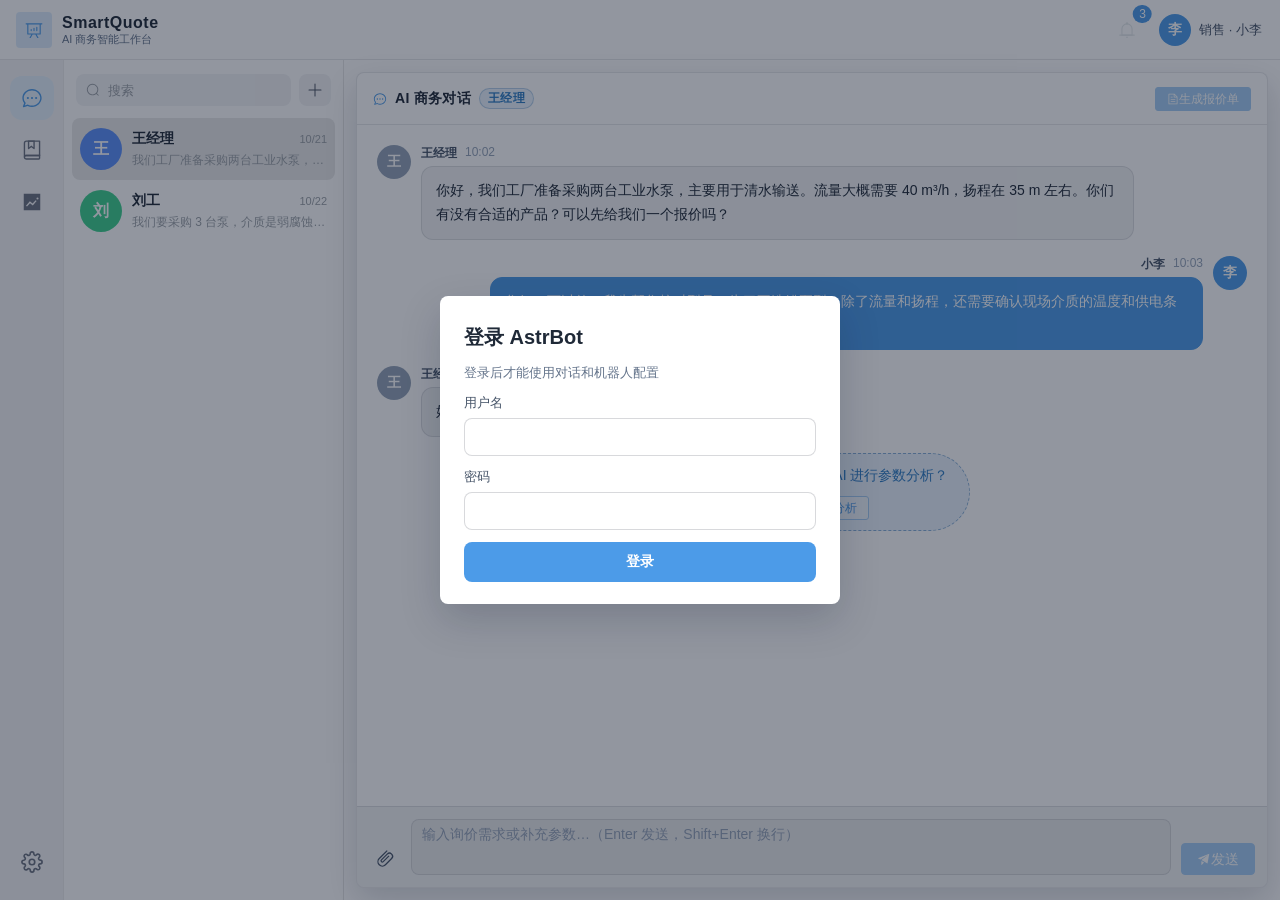
<file: index.html>
<!DOCTYPE html>
<html lang="zh-CN">
  <head>
    <meta charset="UTF-8" />
    <meta name="viewport" content="width=device-width, initial-scale=1.0" />
    <title>SmartQuote · AI 商务智能工作台</title>
    <script type="module" crossorigin src="/assets/index-Czok5ZLG.js?v=platform5"></script>
    <link rel="stylesheet" crossorigin href="/assets/index-PO5qaf7x.css?v=platform5">
    <link rel="stylesheet" href="/bridge.css?v=topnav-clear">
    <script defer src="/bridge.js?v=options5"></script>
  </head>
  <body>
    <div id="app"></div>
  </body>
</html>
</file>
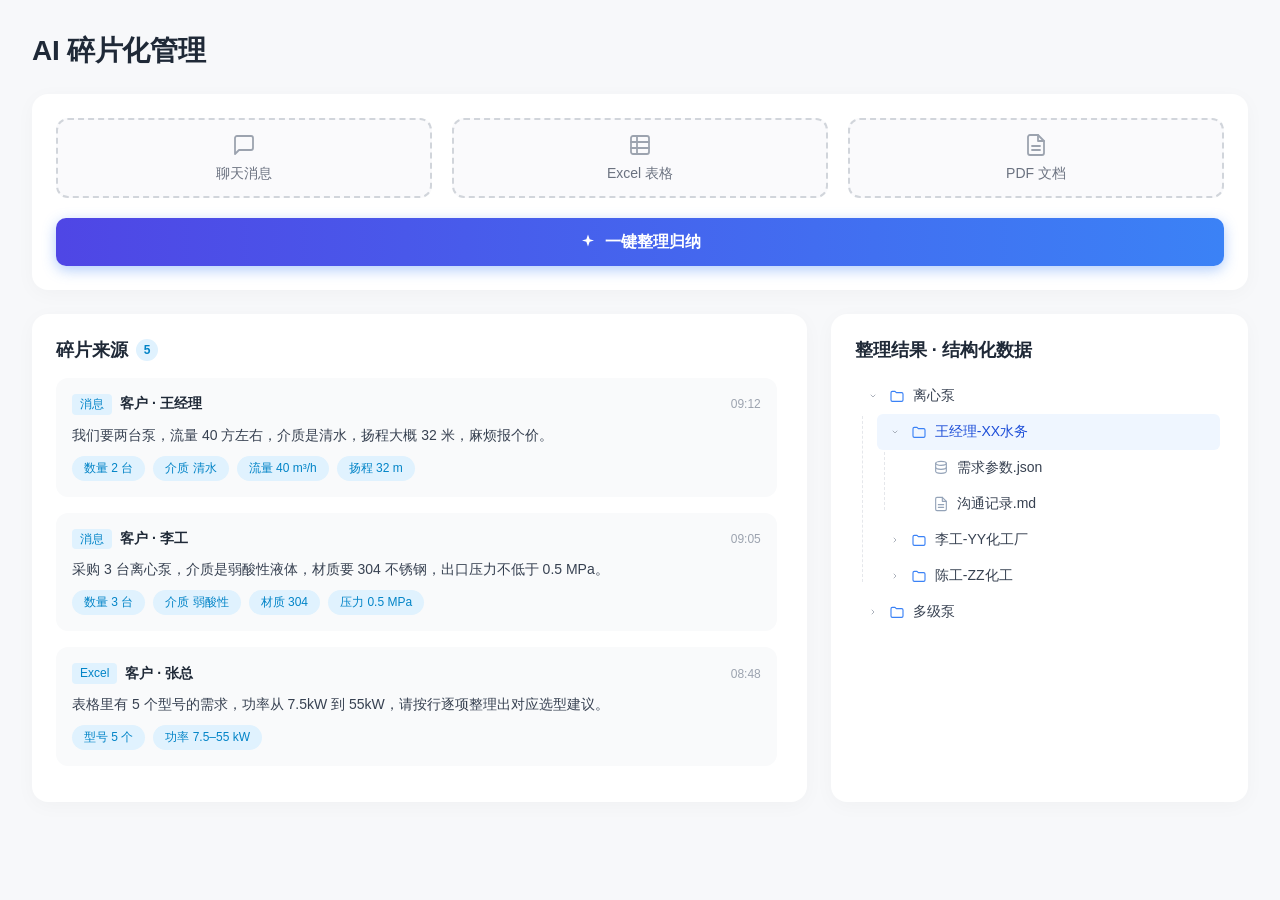
<file: fragments/index.html>
<!DOCTYPE html>
<html lang="zh-CN">
<head>
<meta charset="UTF-8">
<meta name="viewport" content="width=device-width, initial-scale=1.0">
<title>AI 碎片化管理</title>
<style>
  :root{
    --bg:#F7F8FA;
    --card:#FFFFFF;
    --border-soft:#E5E7EB;
    --border-dash-import:#D1D5DB;
    --text-dark:#1F2937;
    --text-mid:#374151;
    --text-gray:#6B7280;
    --text-light:#9CA3AF;
    --blue-bg:#E0F2FE;
    --blue-text:#0284C7;
    --accent-a:#4F46E5;
    --accent-b:#3B82F6;
    --shadow-card:0 4px 20px rgba(0,0,0,0.03);
    --radius-card:16px;
  }
  *{box-sizing:border-box;margin:0;padding:0}
  body{
    font-family:-apple-system,BlinkMacSystemFont,"Segoe UI",Roboto,"PingFang SC","Microsoft YaHei",sans-serif;
    background:var(--bg);
    color:var(--text-dark);
    -webkit-font-smoothing:antialiased;
    font-size:14px;
  }
  button{font-family:inherit;cursor:pointer;border:none;background:none}
  svg{display:block}

  .page{
    max-width:1440px;
    margin:0 auto;
    padding:32px;
    display:flex;
    flex-direction:column;
    gap:24px;
    min-height:100vh;
  }

  /* ============ Header ============ */
  .header{
    display:flex;
    align-items:center;
    justify-content:space-between;
  }
  .header h1{
    font-size:28px;
    font-weight:700;
    letter-spacing:-.01em;
    color:var(--text-dark);
  }
  /* ============ Card base ============ */
  .card{
    background:var(--card);
    border-radius:var(--radius-card);
    box-shadow:var(--shadow-card);
    padding:24px;
  }

  /* ============ Action panel ============ */
  .action-panel{
    display:flex;
    flex-direction:column;
    gap:20px;
  }
  .import-row{
    display:flex;
    gap:20px;
  }
  .import-box{
    flex:1;
    height:80px;
    display:flex;
    flex-direction:column;
    align-items:center;
    justify-content:center;
    gap:8px;
    background:#FAFAFC;
    border:2px dashed var(--border-dash-import);
    border-radius:12px;
    color:var(--text-gray);
    font-size:14px;
    cursor:pointer;
    transition:.18s;
  }
  .import-box svg{width:24px;height:24px;color:var(--text-light)}
  .import-box:hover{
    border-style:solid;
    border-color:var(--accent-b);
    color:var(--accent-b);
    background:#F5F8FF;
  }
  .import-box:hover svg{color:var(--accent-b)}

  .btn-primary{
    display:flex;
    align-items:center;
    justify-content:center;
    gap:8px;
    height:48px;
    border-radius:10px;
    background:linear-gradient(90deg,var(--accent-a),var(--accent-b));
    color:#fff;
    font-size:16px;
    font-weight:600;
    box-shadow:0 4px 14px rgba(59,130,246,0.4);
    transition:.15s;
  }
  .btn-primary:hover{filter:brightness(1.05);box-shadow:0 6px 18px rgba(59,130,246,0.5)}
  .btn-primary svg{width:18px;height:18px}

  /* ============ Workspace grid ============ */
  .workspace{
    display:grid;
    grid-template-columns:minmax(0,65fr) minmax(0,35fr);
    gap:24px;
    align-items:stretch;
  }

  .card-title{
    font-size:18px;
    font-weight:600;
    color:var(--text-dark);
    margin-bottom:16px;
    display:flex;
    align-items:center;
    gap:8px;
  }
  .count{
    display:inline-flex;
    align-items:center;
    justify-content:center;
    min-width:22px;
    height:22px;
    padding:0 7px;
    background:var(--blue-bg);
    color:var(--blue-text);
    border-radius:999px;
    font-size:12px;
    font-weight:600;
  }

  /* ---------- Left: source list ---------- */
  .list-card{display:flex;flex-direction:column}
  .list{
    display:flex;
    flex-direction:column;
    gap:16px;
    height:400px;
    overflow-y:auto;
    padding-right:6px;
  }
  .list::-webkit-scrollbar{width:6px}
  .list::-webkit-scrollbar-track{background:transparent}
  .list::-webkit-scrollbar-thumb{background:#E5E7EB;border-radius:999px}
  .list::-webkit-scrollbar-thumb:hover{background:#D1D5DB}

  .item{
    background:#F9FAFB;
    border-radius:12px;
    padding:16px;
    display:flex;
    flex-direction:column;
    gap:10px;
    transition:.15s;
  }
  .item:hover{background:#F3F4F6}

  .item-head{
    display:flex;
    align-items:center;
    gap:8px;
  }
  .tag{
    flex:0 0 auto;
    font-size:12px;
    font-weight:500;
    color:var(--blue-text);
    background:var(--blue-bg);
    border-radius:4px;
    padding:2px 8px;
    line-height:1.4;
  }
  .item-client{
    font-weight:600;
    color:var(--text-dark);
    font-size:14px;
  }
  .item-time{
    margin-left:auto;
    font-size:12px;
    color:var(--text-light);
  }
  .item-body{
    font-size:14px;
    color:var(--text-mid);
    line-height:1.5;
  }
  .item-tags{
    display:flex;
    flex-wrap:wrap;
    gap:8px;
  }
  .pill{
    font-size:12px;
    color:var(--blue-text);
    background:var(--blue-bg);
    padding:4px 12px;
    border-radius:999px;
    line-height:1.4;
  }

  /* ---------- Right: structured result (tree view) ---------- */
  .result-card{display:flex;flex-direction:column}
  .tree{
    flex:1;
    overflow-y:auto;
    padding-right:4px;
    min-height:320px;
  }
  .tree::-webkit-scrollbar{width:6px}
  .tree::-webkit-scrollbar-track{background:transparent}
  .tree::-webkit-scrollbar-thumb{background:#E5E7EB;border-radius:999px}
  .tree::-webkit-scrollbar-thumb:hover{background:#D1D5DB}

  .tree-children{
    padding-left:22px;
    position:relative;
  }
  .tree-children::before{
    content:"";
    position:absolute;
    left:7px;
    top:2px;
    bottom:12px;
    width:1px;
    border-left:1px dashed #E5E7EB;
  }
  .tree-row{
    display:flex;
    align-items:center;
    gap:8px;
    height:36px;
    padding:0 10px;
    border-radius:6px;
    cursor:pointer;
    user-select:none;
    white-space:nowrap;
    transition:background .12s;
  }
  .tree-row:hover{background:#F3F4F6}
  .tree-row.selected{background:#EFF6FF}
  .tree-row.selected .tree-label{color:#1D4ED8;font-weight:500}
  .tree-label{
    font-size:14px;
    color:#374151;
    overflow:hidden;
    text-overflow:ellipsis;
  }
  .tree-caret{
    flex:0 0 16px;
    width:16px;height:16px;
    display:flex;align-items:center;justify-content:center;
    color:#9CA3AF;
    transition:transform .15s;
  }
  .tree-caret svg{width:8px;height:8px}
  .tree-caret.open{transform:rotate(90deg)}
  .tree-caret.leaf{visibility:hidden}
  .tree-icon{
    flex:0 0 16px;
    width:16px;height:16px;
    color:#3B82F6;
  }
  .tree-icon.file{color:#94A3B8}

  @media(max-width:900px){
    .workspace{grid-template-columns:1fr}
    .import-row{flex-direction:column}
  }
</style>
</head>
<body>
<div class="page">

  <!-- ============ Header ============ -->
  <header class="header">
    <h1>AI 碎片化管理</h1>
  </header>

  <!-- ============ Action panel ============ -->
  <section class="card action-panel">
    <div class="import-row">
      <div class="import-box">
        <svg viewBox="0 0 24 24" fill="none" stroke="currentColor" stroke-width="1.8" stroke-linecap="round" stroke-linejoin="round"><path d="M21 15a2 2 0 0 1-2 2H7l-4 4V5a2 2 0 0 1 2-2h14a2 2 0 0 1 2 2z"/></svg>
        聊天消息
      </div>
      <div class="import-box">
        <svg viewBox="0 0 24 24" fill="none" stroke="currentColor" stroke-width="1.8" stroke-linecap="round" stroke-linejoin="round"><rect x="3" y="3" width="18" height="18" rx="2"/><line x1="3" y1="9" x2="21" y2="9"/><line x1="3" y1="15" x2="21" y2="15"/><line x1="9" y1="3" x2="9" y2="21"/></svg>
        Excel 表格
      </div>
      <div class="import-box">
        <svg viewBox="0 0 24 24" fill="none" stroke="currentColor" stroke-width="1.8" stroke-linecap="round" stroke-linejoin="round"><path d="M14 2H6a2 2 0 0 0-2 2v16a2 2 0 0 0 2 2h12a2 2 0 0 0 2-2V8z"/><polyline points="14 2 14 8 20 8"/><line x1="16" y1="13" x2="8" y2="13"/><line x1="16" y1="17" x2="8" y2="17"/></svg>
        PDF 文档
      </div>
    </div>
    <button class="btn-primary">
      <svg viewBox="0 0 24 24" fill="currentColor"><path d="M12 2l2.2 6.2L20 10l-5.8 1.8L12 18l-2.2-6.2L4 10l5.8-1.8z"/></svg>
      一键整理归纳
    </button>
  </section>

  <!-- ============ Workspace ============ -->
  <section class="workspace">
    <!-- Left: source list -->
    <div class="card list-card">
      <div class="card-title">碎片来源 <span class="count">5</span></div>
      <div class="list">
        <div class="item">
          <div class="item-head">
            <span class="tag">消息</span>
            <span class="item-client">客户 · 王经理</span>
            <span class="item-time">09:12</span>
          </div>
          <div class="item-body">我们要两台泵，流量 40 方左右，介质是清水，扬程大概 32 米，麻烦报个价。</div>
          <div class="item-tags">
            <span class="pill">数量 2 台</span>
            <span class="pill">介质 清水</span>
            <span class="pill">流量 40 m³/h</span>
            <span class="pill">扬程 32 m</span>
          </div>
        </div>

        <div class="item">
          <div class="item-head">
            <span class="tag">消息</span>
            <span class="item-client">客户 · 李工</span>
            <span class="item-time">09:05</span>
          </div>
          <div class="item-body">采购 3 台离心泵，介质是弱酸性液体，材质要 304 不锈钢，出口压力不低于 0.5 MPa。</div>
          <div class="item-tags">
            <span class="pill">数量 3 台</span>
            <span class="pill">介质 弱酸性</span>
            <span class="pill">材质 304</span>
            <span class="pill">压力 0.5 MPa</span>
          </div>
        </div>

        <div class="item">
          <div class="item-head">
            <span class="tag">Excel</span>
            <span class="item-client">客户 · 张总</span>
            <span class="item-time">08:48</span>
          </div>
          <div class="item-body">表格里有 5 个型号的需求，功率从 7.5kW 到 55kW，请按行逐项整理出对应选型建议。</div>
          <div class="item-tags">
            <span class="pill">型号 5 个</span>
            <span class="pill">功率 7.5–55 kW</span>
          </div>
        </div>

        <div class="item">
          <div class="item-head">
            <span class="tag">PDF</span>
            <span class="item-client">供应商 · 刘经理</span>
            <span class="item-time">08:30</span>
          </div>
          <div class="item-body">PDF 技术协议共 12 页，含安装尺寸与法兰标准，需要提取关键参数做对比报价。</div>
          <div class="item-tags">
            <span class="pill">页数 12</span>
            <span class="pill">法兰 标准</span>
            <span class="pill">安装尺寸</span>
          </div>
        </div>

        <div class="item">
          <div class="item-head">
            <span class="tag">消息</span>
            <span class="item-client">客户 · 陈工</span>
            <span class="item-time">08:15</span>
          </div>
          <div class="item-body">现场工况温度偏高，约 90℃，需要耐高温机封，流量 25 方每小时，一台即可。</div>
          <div class="item-tags">
            <span class="pill">数量 1 台</span>
            <span class="pill">温度 90 ℃</span>
            <span class="pill">流量 25 m³/h</span>
            <span class="pill">耐高温机封</span>
          </div>
        </div>
      </div>
    </div>

    <!-- Right: structured result (tree view) -->
    <div class="card result-card">
      <div class="card-title">整理结果 · 结构化数据</div>
      <div class="tree">

        <div class="tree-row">
          <span class="tree-caret open"><svg viewBox="0 0 24 24" fill="none" stroke="currentColor" stroke-width="2.5" stroke-linecap="round" stroke-linejoin="round"><polyline points="9 18 15 12 9 6"/></svg></span>
          <svg class="tree-icon" viewBox="0 0 24 24" fill="none" stroke="currentColor" stroke-width="1.7" stroke-linecap="round" stroke-linejoin="round"><path d="M3 7a2 2 0 0 1 2-2h4l2 2h8a2 2 0 0 1 2 2v9a2 2 0 0 1-2 2H5a2 2 0 0 1-2-2z"/></svg>
          <span class="tree-label">离心泵</span>
        </div>
        <div class="tree-children">

          <div class="tree-row selected">
            <span class="tree-caret open"><svg viewBox="0 0 24 24" fill="none" stroke="currentColor" stroke-width="2.5" stroke-linecap="round" stroke-linejoin="round"><polyline points="9 18 15 12 9 6"/></svg></span>
            <svg class="tree-icon" viewBox="0 0 24 24" fill="none" stroke="currentColor" stroke-width="1.7" stroke-linecap="round" stroke-linejoin="round"><path d="M3 7a2 2 0 0 1 2-2h4l2 2h8a2 2 0 0 1 2 2v9a2 2 0 0 1-2 2H5a2 2 0 0 1-2-2z"/></svg>
            <span class="tree-label">王经理-XX水务</span>
          </div>
          <div class="tree-children">
            <div class="tree-row">
              <span class="tree-caret leaf"></span>
              <svg class="tree-icon file" viewBox="0 0 24 24" fill="none" stroke="currentColor" stroke-width="1.7" stroke-linecap="round" stroke-linejoin="round"><ellipse cx="12" cy="5" rx="8" ry="3"/><path d="M4 5v6c0 1.66 3.58 3 8 3s8-1.34 8-3V5"/><path d="M4 11v6c0 1.66 3.58 3 8 3s8-1.34 8-3v-6"/></svg>
              <span class="tree-label">需求参数.json</span>
            </div>
            <div class="tree-row">
              <span class="tree-caret leaf"></span>
              <svg class="tree-icon file" viewBox="0 0 24 24" fill="none" stroke="currentColor" stroke-width="1.7" stroke-linecap="round" stroke-linejoin="round"><path d="M14 2H6a2 2 0 0 0-2 2v16a2 2 0 0 0 2 2h12a2 2 0 0 0 2-2V8z"/><polyline points="14 2 14 8 20 8"/><line x1="16" y1="13" x2="8" y2="13"/><line x1="16" y1="17" x2="8" y2="17"/></svg>
              <span class="tree-label">沟通记录.md</span>
            </div>
          </div>

          <div class="tree-row">
            <span class="tree-caret"><svg viewBox="0 0 24 24" fill="none" stroke="currentColor" stroke-width="2.5" stroke-linecap="round" stroke-linejoin="round"><polyline points="9 18 15 12 9 6"/></svg></span>
            <svg class="tree-icon" viewBox="0 0 24 24" fill="none" stroke="currentColor" stroke-width="1.7" stroke-linecap="round" stroke-linejoin="round"><path d="M3 7a2 2 0 0 1 2-2h4l2 2h8a2 2 0 0 1 2 2v9a2 2 0 0 1-2 2H5a2 2 0 0 1-2-2z"/></svg>
            <span class="tree-label">李工-YY化工厂</span>
          </div>
          <div class="tree-children" hidden>
            <div class="tree-row">
              <span class="tree-caret leaf"></span>
              <svg class="tree-icon file" viewBox="0 0 24 24" fill="none" stroke="currentColor" stroke-width="1.7" stroke-linecap="round" stroke-linejoin="round"><ellipse cx="12" cy="5" rx="8" ry="3"/><path d="M4 5v6c0 1.66 3.58 3 8 3s8-1.34 8-3V5"/><path d="M4 11v6c0 1.66 3.58 3 8 3s8-1.34 8-3v-6"/></svg>
              <span class="tree-label">需求参数.json</span>
            </div>
            <div class="tree-row">
              <span class="tree-caret leaf"></span>
              <svg class="tree-icon file" viewBox="0 0 24 24" fill="none" stroke="currentColor" stroke-width="1.7" stroke-linecap="round" stroke-linejoin="round"><path d="M14 2H6a2 2 0 0 0-2 2v16a2 2 0 0 0 2 2h12a2 2 0 0 0 2-2V8z"/><polyline points="14 2 14 8 20 8"/><line x1="16" y1="13" x2="8" y2="13"/><line x1="16" y1="17" x2="8" y2="17"/></svg>
              <span class="tree-label">沟通记录.md</span>
            </div>
          </div>

          <div class="tree-row">
            <span class="tree-caret"><svg viewBox="0 0 24 24" fill="none" stroke="currentColor" stroke-width="2.5" stroke-linecap="round" stroke-linejoin="round"><polyline points="9 18 15 12 9 6"/></svg></span>
            <svg class="tree-icon" viewBox="0 0 24 24" fill="none" stroke="currentColor" stroke-width="1.7" stroke-linecap="round" stroke-linejoin="round"><path d="M3 7a2 2 0 0 1 2-2h4l2 2h8a2 2 0 0 1 2 2v9a2 2 0 0 1-2 2H5a2 2 0 0 1-2-2z"/></svg>
            <span class="tree-label">陈工-ZZ化工</span>
          </div>
          <div class="tree-children" hidden>
            <div class="tree-row">
              <span class="tree-caret leaf"></span>
              <svg class="tree-icon file" viewBox="0 0 24 24" fill="none" stroke="currentColor" stroke-width="1.7" stroke-linecap="round" stroke-linejoin="round"><ellipse cx="12" cy="5" rx="8" ry="3"/><path d="M4 5v6c0 1.66 3.58 3 8 3s8-1.34 8-3V5"/><path d="M4 11v6c0 1.66 3.58 3 8 3s8-1.34 8-3v-6"/></svg>
              <span class="tree-label">需求参数.json</span>
            </div>
          </div>

        </div>

        <div class="tree-row">
          <span class="tree-caret"><svg viewBox="0 0 24 24" fill="none" stroke="currentColor" stroke-width="2.5" stroke-linecap="round" stroke-linejoin="round"><polyline points="9 18 15 12 9 6"/></svg></span>
          <svg class="tree-icon" viewBox="0 0 24 24" fill="none" stroke="currentColor" stroke-width="1.7" stroke-linecap="round" stroke-linejoin="round"><path d="M3 7a2 2 0 0 1 2-2h4l2 2h8a2 2 0 0 1 2 2v9a2 2 0 0 1-2 2H5a2 2 0 0 1-2-2z"/></svg>
          <span class="tree-label">多级泵</span>
        </div>
        <div class="tree-children" hidden>
          <div class="tree-row">
            <span class="tree-caret"><svg viewBox="0 0 24 24" fill="none" stroke="currentColor" stroke-width="2.5" stroke-linecap="round" stroke-linejoin="round"><polyline points="9 18 15 12 9 6"/></svg></span>
            <svg class="tree-icon" viewBox="0 0 24 24" fill="none" stroke="currentColor" stroke-width="1.7" stroke-linecap="round" stroke-linejoin="round"><path d="M3 7a2 2 0 0 1 2-2h4l2 2h8a2 2 0 0 1 2 2v9a2 2 0 0 1-2 2H5a2 2 0 0 1-2-2z"/></svg>
            <span class="tree-label">张总-XX市政</span>
          </div>
          <div class="tree-children" hidden>
            <div class="tree-row">
              <span class="tree-caret leaf"></span>
              <svg class="tree-icon file" viewBox="0 0 24 24" fill="none" stroke="currentColor" stroke-width="1.7" stroke-linecap="round" stroke-linejoin="round"><ellipse cx="12" cy="5" rx="8" ry="3"/><path d="M4 5v6c0 1.66 3.58 3 8 3s8-1.34 8-3V5"/><path d="M4 11v6c0 1.66 3.58 3 8 3s8-1.34 8-3v-6"/></svg>
              <span class="tree-label">需求参数.json</span>
            </div>
            <div class="tree-row">
              <span class="tree-caret leaf"></span>
              <svg class="tree-icon file" viewBox="0 0 24 24" fill="none" stroke="currentColor" stroke-width="1.7" stroke-linecap="round" stroke-linejoin="round"><rect x="3" y="3" width="18" height="18" rx="2"/><line x1="3" y1="9" x2="21" y2="9"/><line x1="3" y1="15" x2="21" y2="15"/><line x1="9" y1="3" x2="9" y2="21"/></svg>
              <span class="tree-label">报价单.xlsx</span>
            </div>
          </div>
        </div>

      </div>
    </div>
  </section>

</div>

<script>
  document.querySelectorAll('.tree-row').forEach(function(row){
    row.addEventListener('click', function(){
      document.querySelectorAll('.tree-row').forEach(function(r){ r.classList.remove('selected'); });
      row.classList.add('selected');

      var children = row.nextElementSibling;
      var hasChildren = children && children.classList.contains('tree-children');
      if(hasChildren){
        var caret = row.querySelector('.tree-caret');
        var open = caret.classList.toggle('open');
        children.hidden = !open;
      }
    });
  });
</script>
</body>
</html>
</file>
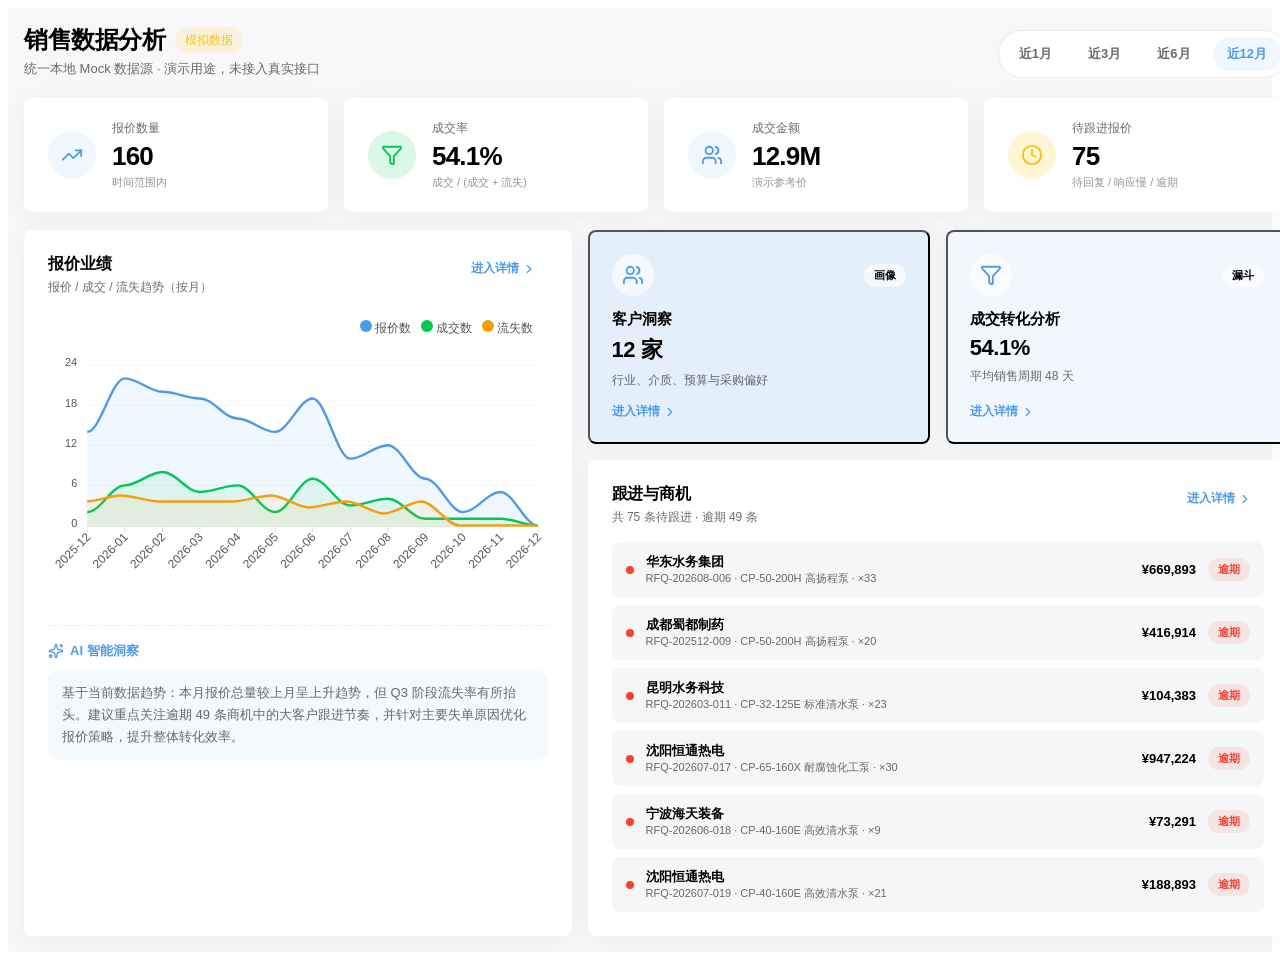
<file: sales-analytics/index.html>
<!doctype html>
<html lang="zh-CN">
  <head>
    <meta charset="UTF-8" />
    <meta name="viewport" content="width=device-width, initial-scale=1.0" />
    <title>销售数据分析 · 独立预览</title>
    <script type="module" crossorigin src="./assets/sales-analytics-preview-DsH1ETOP.js"></script>
    <link rel="stylesheet" crossorigin href="./assets/sales-analytics-preview-DDB82dFS.css?v=blue">
  </head>
  <body>
    <div id="app"></div>
  </body>
</html>
</file>
<file: assets/index-PO5qaf7x.css>
:root{--el-color-white:#fff;--el-color-black:#000;--el-color-primary-rgb:64, 158, 255;--el-color-success-rgb:103, 194, 58;--el-color-warning-rgb:230, 162, 60;--el-color-danger-rgb:245, 108, 108;--el-color-error-rgb:245, 108, 108;--el-color-info-rgb:144, 147, 153;--el-font-size-extra-large:20px;--el-font-size-large:18px;--el-font-size-medium:16px;--el-font-size-base:14px;--el-font-size-small:13px;--el-font-size-extra-small:12px;--el-font-family:"Helvetica Neue", Helvetica, "PingFang SC", "Hiragino Sans GB", "Microsoft YaHei", "微软雅黑", Arial, sans-serif;--el-font-weight-primary:500;--el-font-line-height-primary:24px;--el-index-normal:1;--el-index-top:1000;--el-index-popper:2000;--el-border-radius-base:4px;--el-border-radius-small:2px;--el-border-radius-round:20px;--el-border-radius-circle:100%;--el-transition-duration:.3s;--el-transition-duration-fast:.2s;--el-transition-function-ease-in-out-bezier:cubic-bezier(.645, .045, .355, 1);--el-transition-function-fast-bezier:cubic-bezier(.23, 1, .32, 1);--el-transition-all:all var(--el-transition-duration) var(--el-transition-function-ease-in-out-bezier);--el-transition-fade:opacity var(--el-transition-duration) var(--el-transition-function-fast-bezier);--el-transition-md-fade:transform var(--el-transition-duration) var(--el-transition-function-fast-bezier), opacity var(--el-transition-duration) var(--el-transition-function-fast-bezier);--el-transition-fade-linear:opacity var(--el-transition-duration-fast) linear;--el-transition-border:border-color var(--el-transition-duration-fast) var(--el-transition-function-ease-in-out-bezier);--el-transition-box-shadow:box-shadow var(--el-transition-duration-fast) var(--el-transition-function-ease-in-out-bezier);--el-transition-color:color var(--el-transition-duration-fast) var(--el-transition-function-ease-in-out-bezier);--el-component-size-large:40px;--el-component-size:32px;--el-component-size-small:24px;--lightningcss-light:initial;--lightningcss-dark: ;color-scheme:light;--el-color-primary:#409eff;--el-color-primary-light-3:#79bbff;--el-color-primary-light-5:#a0cfff;--el-color-primary-light-7:#c6e2ff;--el-color-primary-light-8:#d9ecff;--el-color-primary-light-9:#ecf5ff;--el-color-primary-dark-2:#337ecc;--el-color-success:#67c23a;--el-color-success-light-3:#95d475;--el-color-success-light-5:#b3e19d;--el-color-success-light-7:#d1edc4;--el-color-success-light-8:#e1f3d8;--el-color-success-light-9:#f0f9eb;--el-color-success-dark-2:#529b2e;--el-color-warning:#e6a23c;--el-color-warning-light-3:#eebe77;--el-color-warning-light-5:#f3d19e;--el-color-warning-light-7:#f8e3c5;--el-color-warning-light-8:#faecd8;--el-color-warning-light-9:#fdf6ec;--el-color-warning-dark-2:#b88230;--el-color-danger:#f56c6c;--el-color-danger-light-3:#f89898;--el-color-danger-light-5:#fab6b6;--el-color-danger-light-7:#fcd3d3;--el-color-danger-light-8:#fde2e2;--el-color-danger-light-9:#fef0f0;--el-color-danger-dark-2:#c45656;--el-color-error:#f56c6c;--el-color-error-light-3:#f89898;--el-color-error-light-5:#fab6b6;--el-color-error-light-7:#fcd3d3;--el-color-error-light-8:#fde2e2;--el-color-error-light-9:#fef0f0;--el-color-error-dark-2:#c45656;--el-color-info:#909399;--el-color-info-light-3:#b1b3b8;--el-color-info-light-5:#c8c9cc;--el-color-info-light-7:#dedfe0;--el-color-info-light-8:#e9e9eb;--el-color-info-light-9:#f4f4f5;--el-color-info-dark-2:#73767a;--el-bg-color:#fff;--el-bg-color-page:#f2f3f5;--el-bg-color-overlay:#fff;--el-text-color-primary:#303133;--el-text-color-regular:#606266;--el-text-color-secondary:#909399;--el-text-color-placeholder:#a8abb2;--el-text-color-disabled:#c0c4cc;--el-border-color:#dcdfe6;--el-border-color-light:#e4e7ed;--el-border-color-lighter:#ebeef5;--el-border-color-extra-light:#f2f6fc;--el-border-color-dark:#d4d7de;--el-border-color-darker:#cdd0d6;--el-fill-color:#f0f2f5;--el-fill-color-light:#f5f7fa;--el-fill-color-lighter:#fafafa;--el-fill-color-extra-light:#fafcff;--el-fill-color-dark:#ebedf0;--el-fill-color-darker:#e6e8eb;--el-fill-color-blank:#fff;--el-box-shadow:0px 12px 32px 4px #0000000a, 0px 8px 20px #00000014;--el-box-shadow-light:0px 0px 12px #0000001f;--el-box-shadow-lighter:0px 0px 6px #0000001f;--el-box-shadow-dark:0px 16px 48px 16px #00000014, 0px 12px 32px #0000001f, 0px 8px 16px -8px #00000029;--el-disabled-bg-color:var(--el-fill-color-light);--el-disabled-text-color:var(--el-text-color-placeholder);--el-disabled-border-color:var(--el-border-color-light);--el-overlay-color:#000c;--el-overlay-color-light:#000000b3;--el-overlay-color-lighter:#00000080;--el-mask-color:#ffffffe6;--el-mask-color-extra-light:#ffffff4d;--el-border-width:1px;--el-border-style:solid;--el-border-color-hover:var(--el-text-color-disabled);--el-border:var(--el-border-width) var(--el-border-style) var(--el-border-color);--el-svg-monochrome-grey:var(--el-border-color)}.fade-in-linear-enter-active,.fade-in-linear-leave-active{transition:var(--el-transition-fade-linear)}.fade-in-linear-enter-from,.fade-in-linear-leave-to{opacity:0}.el-fade-in-linear-enter-active,.el-fade-in-linear-leave-active{transition:var(--el-transition-fade-linear)}.el-fade-in-linear-enter-from,.el-fade-in-linear-leave-to{opacity:0}.el-fade-in-enter-active,.el-fade-in-leave-active{transition:all var(--el-transition-duration) cubic-bezier(.55,0,.1,1)}.el-fade-in-enter-from,.el-fade-in-leave-active{opacity:0}.el-zoom-in-center-enter-active,.el-zoom-in-center-leave-active{transition:all var(--el-transition-duration) cubic-bezier(.55,0,.1,1)}.el-zoom-in-center-enter-from,.el-zoom-in-center-leave-active{opacity:0;transform:scaleX(0)}.el-zoom-in-top-enter-active,.el-zoom-in-top-leave-active{opacity:1;transition:var(--el-transition-md-fade);transform-origin:top;transform:scaleY(1)}.el-zoom-in-top-enter-active[data-popper-placement^=top],.el-zoom-in-top-leave-active[data-popper-placement^=top]{transform-origin:bottom}.el-zoom-in-top-enter-from,.el-zoom-in-top-leave-active{opacity:0;transform:scaleY(0)}.el-zoom-in-bottom-enter-active,.el-zoom-in-bottom-leave-active{opacity:1;transition:var(--el-transition-md-fade);transform-origin:bottom;transform:scaleY(1)}.el-zoom-in-bottom-enter-from,.el-zoom-in-bottom-leave-active{opacity:0;transform:scaleY(0)}.el-zoom-in-left-enter-active,.el-zoom-in-left-leave-active{opacity:1;transition:var(--el-transition-md-fade);transform-origin:0 0;transform:scale(1)}.el-zoom-in-left-enter-from,.el-zoom-in-left-leave-active{opacity:0;transform:scale(.45)}.collapse-transition{transition:var(--el-transition-duration) height ease-in-out,var(--el-transition-duration) padding-top ease-in-out,var(--el-transition-duration) padding-bottom ease-in-out}.el-collapse-transition-leave-active,.el-collapse-transition-enter-active{transition:var(--el-transition-duration) max-height ease-in-out,var(--el-transition-duration) padding-top ease-in-out,var(--el-transition-duration) padding-bottom ease-in-out}.horizontal-collapse-transition{transition:var(--el-transition-duration) width ease-in-out,var(--el-transition-duration) padding-left ease-in-out,var(--el-transition-duration) padding-right ease-in-out}.el-list-enter-active,.el-list-leave-active{transition:all 1s}.el-list-enter-from,.el-list-leave-to{opacity:0;transform:translateY(-30px)}.el-list-leave-active{position:absolute!important}.el-opacity-transition{transition:opacity var(--el-transition-duration) cubic-bezier(.55,0,.1,1)}.el-icon--right{margin-left:5px}.el-icon--left{margin-right:5px}@keyframes rotating{0%{transform:rotate(0)}to{transform:rotate(360deg)}}.el-icon{--color:inherit;fill:currentColor;width:1em;height:1em;color:var(--color);line-height:1em;font-size:inherit;justify-content:center;align-items:center;display:inline-flex;position:relative}.el-icon.is-loading{animation:2s linear infinite rotating}.el-icon svg{width:1em;height:1em}.el-affix--fixed{position:fixed}.el-alert{--el-alert-padding:8px 16px;--el-alert-border-radius-base:var(--el-border-radius-base);--el-alert-title-font-size:14px;--el-alert-title-with-description-font-size:16px;--el-alert-description-font-size:14px;--el-alert-close-font-size:16px;--el-alert-close-customed-font-size:14px;--el-alert-icon-size:16px;--el-alert-icon-large-size:28px;width:100%;padding:var(--el-alert-padding);box-sizing:border-box;border-radius:var(--el-alert-border-radius-base);background-color:var(--el-color-white);opacity:1;transition:opacity var(--el-transition-duration-fast);align-items:center;margin:0;display:flex;position:relative;overflow:hidden}.el-alert.is-light .el-alert__close-btn{color:var(--el-text-color-placeholder)}.el-alert.is-dark .el-alert__close-btn,.el-alert.is-dark .el-alert__description{color:var(--el-color-white)}.el-alert.is-center{justify-content:center}.el-alert--primary{--el-alert-bg-color:var(--el-color-primary-light-9)}.el-alert--primary.is-light{background-color:var(--el-alert-bg-color);color:var(--el-color-primary)}.el-alert--primary.is-light .el-alert__description{color:var(--el-color-primary)}.el-alert--primary.is-dark{background-color:var(--el-color-primary);color:var(--el-color-white)}.el-alert--success{--el-alert-bg-color:var(--el-color-success-light-9)}.el-alert--success.is-light{background-color:var(--el-alert-bg-color);color:var(--el-color-success)}.el-alert--success.is-light .el-alert__description{color:var(--el-color-success)}.el-alert--success.is-dark{background-color:var(--el-color-success);color:var(--el-color-white)}.el-alert--info{--el-alert-bg-color:var(--el-color-info-light-9)}.el-alert--info.is-light{background-color:var(--el-alert-bg-color);color:var(--el-color-info)}.el-alert--info.is-light .el-alert__description{color:var(--el-color-info)}.el-alert--info.is-dark{background-color:var(--el-color-info);color:var(--el-color-white)}.el-alert--warning{--el-alert-bg-color:var(--el-color-warning-light-9)}.el-alert--warning.is-light{background-color:var(--el-alert-bg-color);color:var(--el-color-warning)}.el-alert--warning.is-light .el-alert__description{color:var(--el-color-warning)}.el-alert--warning.is-dark{background-color:var(--el-color-warning);color:var(--el-color-white)}.el-alert--error{--el-alert-bg-color:var(--el-color-error-light-9)}.el-alert--error.is-light{background-color:var(--el-alert-bg-color);color:var(--el-color-error)}.el-alert--error.is-light .el-alert__description{color:var(--el-color-error)}.el-alert--error.is-dark{background-color:var(--el-color-error);color:var(--el-color-white)}.el-alert__content{flex-direction:column;gap:4px;display:flex}.el-alert .el-alert__icon{font-size:var(--el-alert-icon-size);width:var(--el-alert-icon-size);margin-right:8px}.el-alert .el-alert__icon.is-big{font-size:var(--el-alert-icon-large-size);width:var(--el-alert-icon-large-size);margin-right:12px}.el-alert__title{font-size:var(--el-alert-title-font-size);line-height:24px}.el-alert__title.with-description{font-size:var(--el-alert-title-with-description-font-size)}.el-alert .el-alert__description{font-size:var(--el-alert-description-font-size);margin:0}.el-alert .el-alert__close-btn{font-size:var(--el-alert-close-font-size);opacity:1;cursor:pointer;position:absolute;top:12px;right:16px}.el-alert .el-alert__close-btn.is-customed{font-style:normal;font-size:var(--el-alert-close-customed-font-size);line-height:24px;top:8px}.el-alert-fade-enter-from,.el-alert-fade-leave-active{opacity:0}.el-aside{box-sizing:border-box;width:var(--el-aside-width,300px);flex-shrink:0;overflow:auto}.el-autocomplete{--el-input-text-color:var(--el-text-color-regular);--el-input-border:var(--el-border);--el-input-hover-border:var(--el-border-color-hover);--el-input-focus-border:var(--el-color-primary);--el-input-transparent-border:0 0 0 1px transparent inset;--el-input-border-color:var(--el-border-color);--el-input-border-radius:var(--el-border-radius-base);--el-input-bg-color:var(--el-fill-color-blank);--el-input-icon-color:var(--el-text-color-placeholder);--el-input-placeholder-color:var(--el-text-color-placeholder);--el-input-hover-border-color:var(--el-border-color-hover);--el-input-clear-hover-color:var(--el-text-color-secondary);--el-input-focus-border-color:var(--el-color-primary);--el-input-width:100%;width:var(--el-input-width);display:inline-block;position:relative}.el-autocomplete__popper.el-popper{background:var(--el-bg-color-overlay);border:1px solid var(--el-border-color-light);box-shadow:var(--el-box-shadow-light)}.el-autocomplete__popper.el-popper .el-popper__arrow:before{border:1px solid var(--el-border-color-light)}.el-autocomplete__popper.el-popper[data-popper-placement^=top] .el-popper__arrow:before{border-top-color:#0000;border-left-color:#0000}.el-autocomplete__popper.el-popper[data-popper-placement^=bottom] .el-popper__arrow:before{border-bottom-color:#0000;border-right-color:#0000}.el-autocomplete__popper.el-popper[data-popper-placement^=left] .el-popper__arrow:before{border-bottom-color:#0000;border-left-color:#0000}.el-autocomplete__popper.el-popper[data-popper-placement^=right] .el-popper__arrow:before{border-top-color:#0000;border-right-color:#0000}.el-autocomplete-suggestion{border-radius:var(--el-border-radius-base);box-sizing:border-box}.el-autocomplete-suggestion__header{border-bottom:1px solid var(--el-border-color-lighter);padding:10px}.el-autocomplete-suggestion__footer{border-top:1px solid var(--el-border-color-lighter);padding:10px}.el-autocomplete-suggestion__wrap{box-sizing:border-box;max-height:280px;padding:10px 0}.el-autocomplete-suggestion__list{margin:0;padding:0}.el-autocomplete-suggestion li{cursor:pointer;color:var(--el-text-color-regular);line-height:34px;font-size:var(--el-font-size-base);text-align:left;text-overflow:ellipsis;white-space:nowrap;margin:0;padding:0 20px;list-style:none;overflow:hidden}.el-autocomplete-suggestion li:hover,.el-autocomplete-suggestion li.highlighted{background-color:var(--el-fill-color-light)}.el-autocomplete-suggestion li.divider{border-top:1px solid var(--el-color-black);margin-top:6px}.el-autocomplete-suggestion li.divider:last-child{margin-bottom:-6px}.el-autocomplete-suggestion.is-loading li{cursor:default;height:100px;color:var(--el-text-color-secondary);justify-content:center;align-items:center;font-size:20px;display:flex}.el-autocomplete-suggestion.is-loading li:hover{background-color:var(--el-bg-color-overlay)}.el-avatar{--el-avatar-text-color:var(--el-color-white);--el-avatar-bg-color:var(--el-text-color-disabled);--el-avatar-text-size:14px;--el-avatar-icon-size:18px;--el-avatar-border-radius:var(--el-border-radius-base);--el-avatar-size-large:56px;--el-avatar-size:40px;--el-avatar-size-small:24px;box-sizing:border-box;text-align:center;color:var(--el-avatar-text-color);background:var(--el-avatar-bg-color);width:var(--el-avatar-size);height:var(--el-avatar-size);font-size:var(--el-avatar-text-size);outline:none;justify-content:center;align-items:center;display:inline-flex;overflow:hidden}.el-avatar>img{width:100%;height:100%;display:block}.el-avatar--circle{border-radius:50%}.el-avatar--square{border-radius:var(--el-avatar-border-radius)}.el-avatar--icon{font-size:var(--el-avatar-icon-size)}.el-avatar--small{--el-avatar-size:24px}.el-avatar--large{--el-avatar-size:56px}.el-avatar-group{--el-avatar-group-item-gap:-8px;--el-avatar-group-collapse-item-gap:4px;display:inline-flex}.el-avatar-group .el-avatar{border:1px solid var(--el-border-color-extra-light)}.el-avatar-group .el-avatar:not(:first-child){margin-left:var(--el-avatar-group-item-gap)}.el-avatar-group__collapse-avatars{--el-avatar-group-item-gap:-8px;--el-avatar-group-collapse-item-gap:4px}.el-avatar-group__collapse-avatars .el-avatar:not(:first-child){margin-left:var(--el-avatar-group-collapse-item-gap)}.el-backtop{--el-backtop-bg-color:var(--el-bg-color-overlay);--el-backtop-text-color:var(--el-color-primary);--el-backtop-hover-bg-color:var(--el-border-color-extra-light);background-color:var(--el-backtop-bg-color);width:40px;height:40px;color:var(--el-backtop-text-color);box-shadow:var(--el-box-shadow-lighter);cursor:pointer;z-index:5;border-radius:50%;justify-content:center;align-items:center;font-size:20px;display:flex;position:fixed}.el-backtop:hover{background-color:var(--el-backtop-hover-bg-color)}.el-backtop__icon{font-size:20px}.el-badge{--el-badge-bg-color:var(--el-color-danger);--el-badge-radius:10px;--el-badge-font-size:12px;--el-badge-padding:6px;--el-badge-size:18px;vertical-align:middle;width:-moz-fit-content;width:fit-content;display:inline-block;position:relative}.el-badge__content{background-color:var(--el-badge-bg-color);border-radius:var(--el-badge-radius);color:var(--el-color-white);font-size:var(--el-badge-font-size);height:var(--el-badge-size);padding:0 var(--el-badge-padding);white-space:nowrap;border:1px solid var(--el-bg-color);justify-content:center;align-items:center;display:inline-flex}.el-badge__content.is-fixed{top:0;right:calc(1px + var(--el-badge-size) / 2);z-index:var(--el-index-normal);position:absolute;transform:translateY(-50%)translate(100%)}.el-badge__content.is-fixed.is-dot{right:5px}.el-badge__content.is-dot{border-radius:50%;width:8px;height:8px;padding:0;right:0}.el-badge__content.is-hide-zero{display:none}.el-badge__content--primary{background-color:var(--el-color-primary)}.el-badge__content--success{background-color:var(--el-color-success)}.el-badge__content--warning{background-color:var(--el-color-warning)}.el-badge__content--info{background-color:var(--el-color-info)}.el-badge__content--danger{background-color:var(--el-color-danger)}.el-breadcrumb__separator{color:var(--el-text-color-placeholder);margin:0 9px;font-weight:700}.el-breadcrumb__separator.el-icon{margin:0 6px;font-weight:400}.el-breadcrumb__separator.el-icon svg{vertical-align:middle}.el-breadcrumb__item{float:left;align-items:center;display:inline-flex}.el-breadcrumb__inner{color:var(--el-text-color-regular)}.el-breadcrumb__inner.is-link,.el-breadcrumb__inner a{transition:var(--el-transition-color);color:var(--el-text-color-primary);font-weight:700;text-decoration:none}.el-breadcrumb__inner.is-link:hover,.el-breadcrumb__inner a:hover{color:var(--el-color-primary);cursor:pointer}.el-breadcrumb__item:last-child .el-breadcrumb__inner,.el-breadcrumb__item:last-child .el-breadcrumb__inner:hover,.el-breadcrumb__item:last-child .el-breadcrumb__inner a,.el-breadcrumb__item:last-child .el-breadcrumb__inner a:hover{color:var(--el-text-color-regular);cursor:text;font-weight:400}.el-breadcrumb__item:last-child .el-breadcrumb__separator{display:none}.el-breadcrumb{font-size:14px;line-height:1}.el-breadcrumb:before,.el-breadcrumb:after{content:"";display:table}.el-breadcrumb:after{clear:both}.el-button-group>.el-button+.el-button{margin-left:0}.el-button-group>.el-button:first-child:last-child{border-top-right-radius:var(--el-border-radius-base);border-bottom-right-radius:var(--el-border-radius-base);border-top-left-radius:var(--el-border-radius-base);border-bottom-left-radius:var(--el-border-radius-base)}.el-button-group>.el-button:first-child:last-child.is-round{border-radius:var(--el-border-radius-round)}.el-button-group>.el-button:first-child:last-child.is-circle{border-radius:50%}.el-button-group>.el-button:not(:first-child):not(:last-child){border-radius:0}.el-button-group>.el-button:hover,.el-button-group>.el-button:focus,.el-button-group>.el-button:active,.el-button-group>.el-button.is-active{z-index:1}.el-button-group--horizontal{vertical-align:middle;display:inline-block}.el-button-group--horizontal:before,.el-button-group--horizontal:after{content:"";display:table}.el-button-group--horizontal:after{clear:both}.el-button-group--horizontal>.el-button{float:left;position:relative}.el-button-group--horizontal>.el-button:first-child{border-top-right-radius:0;border-bottom-right-radius:0}.el-button-group--horizontal>.el-button:last-child{border-top-left-radius:0;border-bottom-left-radius:0}.el-button-group--horizontal>.el-button:not(:last-child){margin-right:-1px}.el-button-group--horizontal .el-button--primary:first-child{border-right-color:var(--el-button-divide-border-color)}.el-button-group--horizontal .el-button--primary:last-child{border-left-color:var(--el-button-divide-border-color)}.el-button-group--horizontal .el-button--primary:not(:first-child):not(:last-child){border-left-color:var(--el-button-divide-border-color);border-right-color:var(--el-button-divide-border-color)}.el-button-group--horizontal .el-button--success:first-child{border-right-color:var(--el-button-divide-border-color)}.el-button-group--horizontal .el-button--success:last-child{border-left-color:var(--el-button-divide-border-color)}.el-button-group--horizontal .el-button--success:not(:first-child):not(:last-child){border-left-color:var(--el-button-divide-border-color);border-right-color:var(--el-button-divide-border-color)}.el-button-group--horizontal .el-button--warning:first-child{border-right-color:var(--el-button-divide-border-color)}.el-button-group--horizontal .el-button--warning:last-child{border-left-color:var(--el-button-divide-border-color)}.el-button-group--horizontal .el-button--warning:not(:first-child):not(:last-child){border-left-color:var(--el-button-divide-border-color);border-right-color:var(--el-button-divide-border-color)}.el-button-group--horizontal .el-button--danger:first-child{border-right-color:var(--el-button-divide-border-color)}.el-button-group--horizontal .el-button--danger:last-child{border-left-color:var(--el-button-divide-border-color)}.el-button-group--horizontal .el-button--danger:not(:first-child):not(:last-child){border-left-color:var(--el-button-divide-border-color);border-right-color:var(--el-button-divide-border-color)}.el-button-group--horizontal .el-button--info:first-child{border-right-color:var(--el-button-divide-border-color)}.el-button-group--horizontal .el-button--info:last-child{border-left-color:var(--el-button-divide-border-color)}.el-button-group--horizontal .el-button--info:not(:first-child):not(:last-child){border-left-color:var(--el-button-divide-border-color);border-right-color:var(--el-button-divide-border-color)}.el-button-group--horizontal>.el-dropdown>.el-button{border-left-color:var(--el-button-divide-border-color);border-top-left-radius:0;border-bottom-left-radius:0}.el-button-group--vertical{flex-direction:column;align-items:stretch;display:inline-flex}.el-button-group--vertical>.el-button{margin-top:-1px}.el-button-group--vertical>.el-button:first-child{border-bottom-right-radius:0;border-bottom-left-radius:0}.el-button-group--vertical>.el-button:last-child{border-top-left-radius:0;border-top-right-radius:0}.el-button-group--vertical>.el-dropdown{margin-top:-1px}.el-button-group--vertical>.el-dropdown>.el-button{border-left-color:var(--el-button-divide-border-color);border-top-left-radius:0;border-top-right-radius:0}.el-button-group--vertical .el-button--primary:first-child{border-bottom-color:var(--el-button-divide-border-color)}.el-button-group--vertical .el-button--primary:last-child{border-top-color:var(--el-button-divide-border-color)}.el-button-group--vertical .el-button--primary:not(:first-child):not(:last-child){border-top-color:var(--el-button-divide-border-color);border-bottom-color:var(--el-button-divide-border-color)}.el-button-group--vertical .el-button--success:first-child{border-bottom-color:var(--el-button-divide-border-color)}.el-button-group--vertical .el-button--success:last-child{border-top-color:var(--el-button-divide-border-color)}.el-button-group--vertical .el-button--success:not(:first-child):not(:last-child){border-top-color:var(--el-button-divide-border-color);border-bottom-color:var(--el-button-divide-border-color)}.el-button-group--vertical .el-button--warning:first-child{border-bottom-color:var(--el-button-divide-border-color)}.el-button-group--vertical .el-button--warning:last-child{border-top-color:var(--el-button-divide-border-color)}.el-button-group--vertical .el-button--warning:not(:first-child):not(:last-child){border-top-color:var(--el-button-divide-border-color);border-bottom-color:var(--el-button-divide-border-color)}.el-button-group--vertical .el-button--danger:first-child{border-bottom-color:var(--el-button-divide-border-color)}.el-button-group--vertical .el-button--danger:last-child{border-top-color:var(--el-button-divide-border-color)}.el-button-group--vertical .el-button--danger:not(:first-child):not(:last-child){border-top-color:var(--el-button-divide-border-color);border-bottom-color:var(--el-button-divide-border-color)}.el-button-group--vertical .el-button--info:first-child{border-bottom-color:var(--el-button-divide-border-color)}.el-button-group--vertical .el-button--info:last-child{border-top-color:var(--el-button-divide-border-color)}.el-button-group--vertical .el-button--info:not(:first-child):not(:last-child){border-top-color:var(--el-button-divide-border-color);border-bottom-color:var(--el-button-divide-border-color)}.el-button{--el-button-font-weight:var(--el-font-weight-primary);--el-button-border-color:var(--el-border-color);--el-button-bg-color:var(--el-fill-color-blank);--el-button-text-color:var(--el-text-color-regular);--el-button-disabled-text-color:var(--el-disabled-text-color);--el-button-disabled-bg-color:var(--el-fill-color-blank);--el-button-disabled-border-color:var(--el-border-color-light);--el-button-divide-border-color:#ffffff80;--el-button-hover-text-color:var(--el-color-primary);--el-button-hover-bg-color:var(--el-color-primary-light-9);--el-button-hover-border-color:var(--el-color-primary-light-7);--el-button-active-text-color:var(--el-button-hover-text-color);--el-button-active-border-color:var(--el-color-primary);--el-button-active-bg-color:var(--el-button-hover-bg-color);--el-button-outline-color:var(--el-color-primary-light-5);--el-button-hover-link-text-color:var(--el-text-color-secondary);--el-button-active-color:var(--el-text-color-primary);white-space:nowrap;cursor:pointer;height:32px;color:var(--el-button-text-color);text-align:center;box-sizing:border-box;line-height:1;font-weight:var(--el-button-font-weight);-webkit-user-select:none;user-select:none;vertical-align:middle;-webkit-appearance:none;background-color:var(--el-button-bg-color);border:var(--el-border);border-color:var(--el-button-border-color);outline:none;justify-content:center;align-items:center;transition:all .1s;display:inline-flex}.el-button:hover{color:var(--el-button-hover-text-color);border-color:var(--el-button-hover-border-color);background-color:var(--el-button-hover-bg-color);outline:none}.el-button:active{color:var(--el-button-active-text-color);border-color:var(--el-button-active-border-color);background-color:var(--el-button-active-bg-color);outline:none}.el-button:focus-visible{outline:2px solid var(--el-button-outline-color);outline-offset:1px;transition:outline-offset,outline}.el-button>span{align-items:center;display:inline-flex}.el-button+.el-button{margin-left:12px}.el-button{font-size:var(--el-font-size-base);border-radius:var(--el-border-radius-base);padding:8px 15px}.el-button.is-round{padding:8px 15px}.el-button::-moz-focus-inner{border:0}.el-button [class*=el-icon]+span{margin-left:6px}.el-button [class*=el-icon] svg{vertical-align:bottom}.el-button.is-plain{--el-button-hover-text-color:var(--el-color-primary);--el-button-hover-bg-color:var(--el-fill-color-blank);--el-button-hover-border-color:var(--el-color-primary)}.el-button.is-active{color:var(--el-button-active-text-color);border-color:var(--el-button-active-border-color);background-color:var(--el-button-active-bg-color);outline:none}.el-button.is-disabled,.el-button.is-disabled:hover{color:var(--el-button-disabled-text-color);cursor:not-allowed;background-image:none;background-color:var(--el-button-disabled-bg-color);border-color:var(--el-button-disabled-border-color)}.el-button.is-loading{pointer-events:none;position:relative}.el-button.is-loading:before{z-index:1;pointer-events:none;content:"";border-radius:inherit;background-color:var(--el-mask-color-extra-light);position:absolute;top:-1px;bottom:-1px;left:-1px;right:-1px}.el-button.is-round{border-radius:var(--el-border-radius-round)}.el-button.is-dashed{--el-button-hover-text-color:var(--el-color-primary);--el-button-hover-bg-color:var(--el-fill-color-blank);--el-button-hover-border-color:var(--el-color-primary);border-style:dashed}.el-button.is-circle{border-radius:50%;width:32px;padding:8px}.el-button.is-text{color:var(--el-button-text-color);background-color:#0000;border:0 solid #0000}.el-button.is-text.is-disabled{color:var(--el-button-disabled-text-color);background-color:#0000!important}.el-button.is-text:not(.is-disabled):hover{background-color:var(--el-fill-color-light)}.el-button.is-text:not(.is-disabled):focus-visible{outline:2px solid var(--el-button-outline-color);outline-offset:1px;transition:outline-offset,outline}.el-button.is-text:not(.is-disabled):active{background-color:var(--el-fill-color)}.el-button.is-text:not(.is-disabled).is-has-bg{background-color:var(--el-fill-color-light)}.el-button.is-text:not(.is-disabled).is-has-bg:hover{background-color:var(--el-fill-color)}.el-button.is-text:not(.is-disabled).is-has-bg:active{background-color:var(--el-fill-color-dark)}.el-button__text--expand{letter-spacing:.3em;margin-right:-.3em}.el-button.is-link{color:var(--el-button-text-color);background:0 0;border-color:#0000;height:auto;padding:2px}.el-button.is-link:hover{color:var(--el-button-hover-link-text-color)}.el-button.is-link.is-disabled{color:var(--el-button-disabled-text-color);background-color:#0000!important;border-color:#0000!important}.el-button.is-link:not(.is-disabled):hover{background-color:#0000;border-color:#0000}.el-button.is-link:not(.is-disabled):active{color:var(--el-button-active-color);background-color:#0000;border-color:#0000}.el-button--text{color:var(--el-color-primary);background:0 0;border-color:#0000;padding-left:0;padding-right:0}.el-button--text.is-disabled{color:var(--el-button-disabled-text-color);background-color:#0000!important;border-color:#0000!important}.el-button--text:not(.is-disabled):hover{color:var(--el-color-primary-light-3);background-color:#0000;border-color:#0000}.el-button--text:not(.is-disabled):active{color:var(--el-color-primary-dark-2);background-color:#0000;border-color:#0000}.el-button__link--expand{letter-spacing:.3em;margin-right:-.3em}.el-button--primary{--el-button-text-color:var(--el-color-white);--el-button-bg-color:var(--el-color-primary);--el-button-border-color:var(--el-color-primary);--el-button-outline-color:var(--el-color-primary-light-5);--el-button-active-color:var(--el-color-primary-dark-2);--el-button-hover-text-color:var(--el-color-white);--el-button-hover-link-text-color:var(--el-color-primary-light-5);--el-button-hover-bg-color:var(--el-color-primary-light-3);--el-button-hover-border-color:var(--el-color-primary-light-3);--el-button-active-bg-color:var(--el-color-primary-dark-2);--el-button-active-border-color:var(--el-color-primary-dark-2);--el-button-disabled-text-color:var(--el-color-white);--el-button-disabled-bg-color:var(--el-color-primary-light-5);--el-button-disabled-border-color:var(--el-color-primary-light-5)}.el-button--primary.is-plain,.el-button--primary.is-text,.el-button--primary.is-link{--el-button-text-color:var(--el-color-primary);--el-button-bg-color:var(--el-color-primary-light-9);--el-button-border-color:var(--el-color-primary-light-5);--el-button-hover-text-color:var(--el-color-white);--el-button-hover-bg-color:var(--el-color-primary);--el-button-hover-border-color:var(--el-color-primary);--el-button-active-text-color:var(--el-color-white)}.el-button--primary.is-plain.is-disabled,.el-button--primary.is-plain.is-disabled:hover,.el-button--primary.is-plain.is-disabled:focus,.el-button--primary.is-plain.is-disabled:active,.el-button--primary.is-text.is-disabled,.el-button--primary.is-text.is-disabled:hover,.el-button--primary.is-text.is-disabled:focus,.el-button--primary.is-text.is-disabled:active,.el-button--primary.is-link.is-disabled,.el-button--primary.is-link.is-disabled:hover,.el-button--primary.is-link.is-disabled:focus,.el-button--primary.is-link.is-disabled:active{color:var(--el-color-primary-light-5);background-color:var(--el-color-primary-light-9);border-color:var(--el-color-primary-light-8)}.el-button--primary.is-dashed{--el-button-text-color:var(--el-color-primary);--el-button-bg-color:var(--el-color-primary-light-9);--el-button-border-color:var(--el-color-primary-light-5);--el-button-hover-text-color:var(--el-color-primary);--el-button-hover-bg-color:var(--el-color-primary-light-9);--el-button-hover-border-color:var(--el-color-primary-light-3);--el-button-active-text-color:var(--el-color-primary-dark-2);--el-button-active-bg-color:var(--el-color-primary-light-9);--el-button-active-border-color:var(--el-color-primary-dark-2)}.el-button--primary.is-dashed.is-disabled,.el-button--primary.is-dashed.is-disabled:hover,.el-button--primary.is-dashed.is-disabled:focus,.el-button--primary.is-dashed.is-disabled:active{color:var(--el-color-primary-light-5);background-color:var(--el-color-primary-light-9);border-color:var(--el-color-primary-light-8)}.el-button--success{--el-button-text-color:var(--el-color-white);--el-button-bg-color:var(--el-color-success);--el-button-border-color:var(--el-color-success);--el-button-outline-color:var(--el-color-success-light-5);--el-button-active-color:var(--el-color-success-dark-2);--el-button-hover-text-color:var(--el-color-white);--el-button-hover-link-text-color:var(--el-color-success-light-5);--el-button-hover-bg-color:var(--el-color-success-light-3);--el-button-hover-border-color:var(--el-color-success-light-3);--el-button-active-bg-color:var(--el-color-success-dark-2);--el-button-active-border-color:var(--el-color-success-dark-2);--el-button-disabled-text-color:var(--el-color-white);--el-button-disabled-bg-color:var(--el-color-success-light-5);--el-button-disabled-border-color:var(--el-color-success-light-5)}.el-button--success.is-plain,.el-button--success.is-text,.el-button--success.is-link{--el-button-text-color:var(--el-color-success);--el-button-bg-color:var(--el-color-success-light-9);--el-button-border-color:var(--el-color-success-light-5);--el-button-hover-text-color:var(--el-color-white);--el-button-hover-bg-color:var(--el-color-success);--el-button-hover-border-color:var(--el-color-success);--el-button-active-text-color:var(--el-color-white)}.el-button--success.is-plain.is-disabled,.el-button--success.is-plain.is-disabled:hover,.el-button--success.is-plain.is-disabled:focus,.el-button--success.is-plain.is-disabled:active,.el-button--success.is-text.is-disabled,.el-button--success.is-text.is-disabled:hover,.el-button--success.is-text.is-disabled:focus,.el-button--success.is-text.is-disabled:active,.el-button--success.is-link.is-disabled,.el-button--success.is-link.is-disabled:hover,.el-button--success.is-link.is-disabled:focus,.el-button--success.is-link.is-disabled:active{color:var(--el-color-success-light-5);background-color:var(--el-color-success-light-9);border-color:var(--el-color-success-light-8)}.el-button--success.is-dashed{--el-button-text-color:var(--el-color-success);--el-button-bg-color:var(--el-color-success-light-9);--el-button-border-color:var(--el-color-success-light-5);--el-button-hover-text-color:var(--el-color-success);--el-button-hover-bg-color:var(--el-color-success-light-9);--el-button-hover-border-color:var(--el-color-success-light-3);--el-button-active-text-color:var(--el-color-success-dark-2);--el-button-active-bg-color:var(--el-color-success-light-9);--el-button-active-border-color:var(--el-color-success-dark-2)}.el-button--success.is-dashed.is-disabled,.el-button--success.is-dashed.is-disabled:hover,.el-button--success.is-dashed.is-disabled:focus,.el-button--success.is-dashed.is-disabled:active{color:var(--el-color-success-light-5);background-color:var(--el-color-success-light-9);border-color:var(--el-color-success-light-8)}.el-button--warning{--el-button-text-color:var(--el-color-white);--el-button-bg-color:var(--el-color-warning);--el-button-border-color:var(--el-color-warning);--el-button-outline-color:var(--el-color-warning-light-5);--el-button-active-color:var(--el-color-warning-dark-2);--el-button-hover-text-color:var(--el-color-white);--el-button-hover-link-text-color:var(--el-color-warning-light-5);--el-button-hover-bg-color:var(--el-color-warning-light-3);--el-button-hover-border-color:var(--el-color-warning-light-3);--el-button-active-bg-color:var(--el-color-warning-dark-2);--el-button-active-border-color:var(--el-color-warning-dark-2);--el-button-disabled-text-color:var(--el-color-white);--el-button-disabled-bg-color:var(--el-color-warning-light-5);--el-button-disabled-border-color:var(--el-color-warning-light-5)}.el-button--warning.is-plain,.el-button--warning.is-text,.el-button--warning.is-link{--el-button-text-color:var(--el-color-warning);--el-button-bg-color:var(--el-color-warning-light-9);--el-button-border-color:var(--el-color-warning-light-5);--el-button-hover-text-color:var(--el-color-white);--el-button-hover-bg-color:var(--el-color-warning);--el-button-hover-border-color:var(--el-color-warning);--el-button-active-text-color:var(--el-color-white)}.el-button--warning.is-plain.is-disabled,.el-button--warning.is-plain.is-disabled:hover,.el-button--warning.is-plain.is-disabled:focus,.el-button--warning.is-plain.is-disabled:active,.el-button--warning.is-text.is-disabled,.el-button--warning.is-text.is-disabled:hover,.el-button--warning.is-text.is-disabled:focus,.el-button--warning.is-text.is-disabled:active,.el-button--warning.is-link.is-disabled,.el-button--warning.is-link.is-disabled:hover,.el-button--warning.is-link.is-disabled:focus,.el-button--warning.is-link.is-disabled:active{color:var(--el-color-warning-light-5);background-color:var(--el-color-warning-light-9);border-color:var(--el-color-warning-light-8)}.el-button--warning.is-dashed{--el-button-text-color:var(--el-color-warning);--el-button-bg-color:var(--el-color-warning-light-9);--el-button-border-color:var(--el-color-warning-light-5);--el-button-hover-text-color:var(--el-color-warning);--el-button-hover-bg-color:var(--el-color-warning-light-9);--el-button-hover-border-color:var(--el-color-warning-light-3);--el-button-active-text-color:var(--el-color-warning-dark-2);--el-button-active-bg-color:var(--el-color-warning-light-9);--el-button-active-border-color:var(--el-color-warning-dark-2)}.el-button--warning.is-dashed.is-disabled,.el-button--warning.is-dashed.is-disabled:hover,.el-button--warning.is-dashed.is-disabled:focus,.el-button--warning.is-dashed.is-disabled:active{color:var(--el-color-warning-light-5);background-color:var(--el-color-warning-light-9);border-color:var(--el-color-warning-light-8)}.el-button--danger{--el-button-text-color:var(--el-color-white);--el-button-bg-color:var(--el-color-danger);--el-button-border-color:var(--el-color-danger);--el-button-outline-color:var(--el-color-danger-light-5);--el-button-active-color:var(--el-color-danger-dark-2);--el-button-hover-text-color:var(--el-color-white);--el-button-hover-link-text-color:var(--el-color-danger-light-5);--el-button-hover-bg-color:var(--el-color-danger-light-3);--el-button-hover-border-color:var(--el-color-danger-light-3);--el-button-active-bg-color:var(--el-color-danger-dark-2);--el-button-active-border-color:var(--el-color-danger-dark-2);--el-button-disabled-text-color:var(--el-color-white);--el-button-disabled-bg-color:var(--el-color-danger-light-5);--el-button-disabled-border-color:var(--el-color-danger-light-5)}.el-button--danger.is-plain,.el-button--danger.is-text,.el-button--danger.is-link{--el-button-text-color:var(--el-color-danger);--el-button-bg-color:var(--el-color-danger-light-9);--el-button-border-color:var(--el-color-danger-light-5);--el-button-hover-text-color:var(--el-color-white);--el-button-hover-bg-color:var(--el-color-danger);--el-button-hover-border-color:var(--el-color-danger);--el-button-active-text-color:var(--el-color-white)}.el-button--danger.is-plain.is-disabled,.el-button--danger.is-plain.is-disabled:hover,.el-button--danger.is-plain.is-disabled:focus,.el-button--danger.is-plain.is-disabled:active,.el-button--danger.is-text.is-disabled,.el-button--danger.is-text.is-disabled:hover,.el-button--danger.is-text.is-disabled:focus,.el-button--danger.is-text.is-disabled:active,.el-button--danger.is-link.is-disabled,.el-button--danger.is-link.is-disabled:hover,.el-button--danger.is-link.is-disabled:focus,.el-button--danger.is-link.is-disabled:active{color:var(--el-color-danger-light-5);background-color:var(--el-color-danger-light-9);border-color:var(--el-color-danger-light-8)}.el-button--danger.is-dashed{--el-button-text-color:var(--el-color-danger);--el-button-bg-color:var(--el-color-danger-light-9);--el-button-border-color:var(--el-color-danger-light-5);--el-button-hover-text-color:var(--el-color-danger);--el-button-hover-bg-color:var(--el-color-danger-light-9);--el-button-hover-border-color:var(--el-color-danger-light-3);--el-button-active-text-color:var(--el-color-danger-dark-2);--el-button-active-bg-color:var(--el-color-danger-light-9);--el-button-active-border-color:var(--el-color-danger-dark-2)}.el-button--danger.is-dashed.is-disabled,.el-button--danger.is-dashed.is-disabled:hover,.el-button--danger.is-dashed.is-disabled:focus,.el-button--danger.is-dashed.is-disabled:active{color:var(--el-color-danger-light-5);background-color:var(--el-color-danger-light-9);border-color:var(--el-color-danger-light-8)}.el-button--info{--el-button-text-color:var(--el-color-white);--el-button-bg-color:var(--el-color-info);--el-button-border-color:var(--el-color-info);--el-button-outline-color:var(--el-color-info-light-5);--el-button-active-color:var(--el-color-info-dark-2);--el-button-hover-text-color:var(--el-color-white);--el-button-hover-link-text-color:var(--el-color-info-light-5);--el-button-hover-bg-color:var(--el-color-info-light-3);--el-button-hover-border-color:var(--el-color-info-light-3);--el-button-active-bg-color:var(--el-color-info-dark-2);--el-button-active-border-color:var(--el-color-info-dark-2);--el-button-disabled-text-color:var(--el-color-white);--el-button-disabled-bg-color:var(--el-color-info-light-5);--el-button-disabled-border-color:var(--el-color-info-light-5)}.el-button--info.is-plain,.el-button--info.is-text,.el-button--info.is-link{--el-button-text-color:var(--el-color-info);--el-button-bg-color:var(--el-color-info-light-9);--el-button-border-color:var(--el-color-info-light-5);--el-button-hover-text-color:var(--el-color-white);--el-button-hover-bg-color:var(--el-color-info);--el-button-hover-border-color:var(--el-color-info);--el-button-active-text-color:var(--el-color-white)}.el-button--info.is-plain.is-disabled,.el-button--info.is-plain.is-disabled:hover,.el-button--info.is-plain.is-disabled:focus,.el-button--info.is-plain.is-disabled:active,.el-button--info.is-text.is-disabled,.el-button--info.is-text.is-disabled:hover,.el-button--info.is-text.is-disabled:focus,.el-button--info.is-text.is-disabled:active,.el-button--info.is-link.is-disabled,.el-button--info.is-link.is-disabled:hover,.el-button--info.is-link.is-disabled:focus,.el-button--info.is-link.is-disabled:active{color:var(--el-color-info-light-5);background-color:var(--el-color-info-light-9);border-color:var(--el-color-info-light-8)}.el-button--info.is-dashed{--el-button-text-color:var(--el-color-info);--el-button-bg-color:var(--el-color-info-light-9);--el-button-border-color:var(--el-color-info-light-5);--el-button-hover-text-color:var(--el-color-info);--el-button-hover-bg-color:var(--el-color-info-light-9);--el-button-hover-border-color:var(--el-color-info-light-3);--el-button-active-text-color:var(--el-color-info-dark-2);--el-button-active-bg-color:var(--el-color-info-light-9);--el-button-active-border-color:var(--el-color-info-dark-2)}.el-button--info.is-dashed.is-disabled,.el-button--info.is-dashed.is-disabled:hover,.el-button--info.is-dashed.is-disabled:focus,.el-button--info.is-dashed.is-disabled:active{color:var(--el-color-info-light-5);background-color:var(--el-color-info-light-9);border-color:var(--el-color-info-light-8)}.el-button--large{--el-button-size:40px;height:var(--el-button-size)}.el-button--large [class*=el-icon]+span{margin-left:8px}.el-button--large{font-size:var(--el-font-size-base);border-radius:var(--el-border-radius-base);padding:12px 19px}.el-button--large.is-round{padding:12px 19px}.el-button--large.is-circle{width:var(--el-button-size);padding:12px}.el-button--small{--el-button-size:24px;height:var(--el-button-size)}.el-button--small [class*=el-icon]+span{margin-left:4px}.el-button--small{border-radius:calc(var(--el-border-radius-base) - 1px);padding:5px 11px;font-size:12px}.el-button--small.is-round{padding:5px 11px}.el-button--small.is-circle{width:var(--el-button-size);padding:5px}.el-calendar{--el-calendar-border:var(--el-table-border,1px solid var(--el-border-color-lighter));--el-calendar-header-border-bottom:var(--el-calendar-border);--el-calendar-selected-bg-color:var(--el-color-primary-light-9);--el-calendar-cell-width:85px;background-color:var(--el-fill-color-blank)}.el-calendar__header{border-bottom:var(--el-calendar-header-border-bottom);justify-content:space-between;padding:12px 20px;display:flex}.el-calendar__title{color:var(--el-text-color);align-self:center}.el-calendar__body{padding:12px 20px 35px}.el-calendar__select-controller .el-select{margin-right:8px}.el-calendar__select-controller .el-calendar-select__year{width:120px}.el-calendar__select-controller .el-calendar-select__month{width:60px}.el-calendar-table{table-layout:fixed;width:100%}.el-calendar-table thead th{color:var(--el-text-color-regular);padding:12px 0;font-weight:400}.el-calendar-table:not(.is-range) td.prev,.el-calendar-table:not(.is-range) td.next{color:var(--el-text-color-placeholder)}.el-calendar-table td{border-bottom:var(--el-calendar-border);border-right:var(--el-calendar-border);vertical-align:top;transition:background-color var(--el-transition-duration-fast) ease}.el-calendar-table td.is-selected{background-color:var(--el-calendar-selected-bg-color)}.el-calendar-table td.is-today{color:var(--el-color-primary)}.el-calendar-table tr:first-child td{border-top:var(--el-calendar-border)}.el-calendar-table tr td:first-child{border-left:var(--el-calendar-border)}.el-calendar-table tr.el-calendar-table__row--hide-border td{border-top:none}.el-calendar-table .el-calendar-day{box-sizing:border-box;height:var(--el-calendar-cell-width);padding:8px}.el-calendar-table .el-calendar-day:hover{cursor:pointer;background-color:var(--el-calendar-selected-bg-color)}.el-card{--el-card-border-color:var(--el-border-color-light);--el-card-border-radius:4px;--el-card-padding:20px;--el-card-bg-color:var(--el-fill-color-blank);border-radius:var(--el-card-border-radius);border:1px solid var(--el-card-border-color);background-color:var(--el-card-bg-color);color:var(--el-text-color-primary);transition:var(--el-transition-duration);flex-direction:column;display:flex;overflow:hidden}.el-card.is-always-shadow,.el-card.is-hover-shadow:hover,.el-card.is-hover-shadow:focus{box-shadow:var(--el-box-shadow-light)}.el-card__header{padding:calc(var(--el-card-padding) - 2px) var(--el-card-padding);border-bottom:1px solid var(--el-card-border-color);box-sizing:border-box}.el-card__body{padding:var(--el-card-padding);flex-grow:1;overflow:auto}.el-card__footer{padding:calc(var(--el-card-padding) - 2px) var(--el-card-padding);border-top:1px solid var(--el-card-border-color);box-sizing:border-box}.el-carousel__item{width:100%;height:100%;z-index:calc(var(--el-index-normal) - 1);display:inline-block;position:absolute;top:0;left:0;overflow:hidden}.el-carousel__item.is-active{z-index:calc(var(--el-index-normal) - 1)}.el-carousel__item.is-animating{transition:transform .4s ease-in-out}.el-carousel__item--card{width:50%;transition:transform .4s ease-in-out}.el-carousel__item--card.is-in-stage{cursor:pointer;z-index:var(--el-index-normal)}.el-carousel__item--card.is-in-stage:hover .el-carousel__mask,.el-carousel__item--card.is-in-stage.is-hover .el-carousel__mask{opacity:.12}.el-carousel__item--card.is-active{z-index:calc(var(--el-index-normal) + 1)}.el-carousel__item--card-vertical{width:100%;height:50%}.el-carousel__mask{background-color:var(--el-color-white);opacity:.24;width:100%;height:100%;transition:var(--el-transition-duration-fast);position:absolute;top:0;left:0}.el-carousel{--el-carousel-arrow-font-size:12px;--el-carousel-arrow-size:36px;--el-carousel-arrow-background:#1f2d3d1c;--el-carousel-arrow-hover-background:#1f2d3d3b;--el-carousel-indicator-width:30px;--el-carousel-indicator-height:2px;--el-carousel-indicator-padding-horizontal:4px;--el-carousel-indicator-padding-vertical:12px;--el-carousel-indicator-out-color:var(--el-border-color-hover);position:relative}.el-carousel--horizontal,.el-carousel--vertical{overflow:hidden}.el-carousel.is-vertical-outside{flex-direction:row;align-items:center;display:flex}.el-carousel.is-vertical-outside .el-carousel__container{flex:1}.el-carousel__container{height:300px;position:relative}.el-carousel__arrow{height:var(--el-carousel-arrow-size);width:var(--el-carousel-arrow-size);cursor:pointer;transition:var(--el-transition-duration);background-color:var(--el-carousel-arrow-background);color:#fff;z-index:10;text-align:center;font-size:var(--el-carousel-arrow-font-size);border:none;border-radius:50%;outline:none;justify-content:center;align-items:center;margin:0;padding:0;display:inline-flex;position:absolute;top:50%;transform:translateY(-50%)}.el-carousel__arrow--left{left:16px}.el-carousel__arrow--right{right:16px}.el-carousel__arrow:hover{background-color:var(--el-carousel-arrow-hover-background)}.el-carousel__arrow i{cursor:pointer}.el-carousel__indicators{z-index:calc(var(--el-index-normal) + 1);margin:0;padding:0;list-style:none;position:absolute}.el-carousel__indicators--horizontal{bottom:0;left:50%;transform:translate(-50%)}.el-carousel__indicators--vertical{top:50%;right:0;transform:translateY(-50%)}.el-carousel__indicators--outside{text-align:center;position:static;transform:none}.el-carousel__indicators--outside .el-carousel__indicator:hover button{opacity:.64}.el-carousel__indicators--outside button{background-color:var(--el-carousel-indicator-out-color);opacity:.24}.el-carousel__indicators--right{right:0}.el-carousel__indicators--labels .el-carousel__button{color:#000;padding:2px 18px;font-size:12px}.el-carousel__indicators--labels .el-carousel__indicator{padding:6px 4px}.el-carousel__indicator{cursor:pointer;background-color:#0000}.el-carousel__indicator:hover button{opacity:.72}.el-carousel__indicator--horizontal{padding:var(--el-carousel-indicator-padding-vertical) var(--el-carousel-indicator-padding-horizontal);display:inline-block}.el-carousel__indicator--vertical{padding:var(--el-carousel-indicator-padding-horizontal) var(--el-carousel-indicator-padding-vertical)}.el-carousel__indicator--vertical .el-carousel__button{width:var(--el-carousel-indicator-height);height:calc(var(--el-carousel-indicator-width) / 2)}.el-carousel__indicator.is-active button{opacity:1}.el-carousel__button{opacity:.48;width:var(--el-carousel-indicator-width);height:var(--el-carousel-indicator-height);cursor:pointer;transition:var(--el-transition-duration);background-color:#fff;border:none;outline:none;margin:0;padding:0;display:block}.el-carousel__indicators--labels .el-carousel__button{width:auto;height:auto}.carousel-arrow-left-enter-from,.carousel-arrow-left-leave-active{opacity:0;transform:translateY(-50%)translate(-10px)}.carousel-arrow-right-enter-from,.carousel-arrow-right-leave-active{opacity:0;transform:translateY(-50%)translate(10px)}.el-transitioning{filter:url(#elCarouselHorizontal)}.el-transitioning-vertical{filter:url(#elCarouselVertical)}.el-cascader-panel{--el-cascader-menu-text-color:var(--el-text-color-regular);--el-cascader-menu-selected-text-color:var(--el-color-primary);--el-cascader-menu-fill:var(--el-bg-color-overlay);--el-cascader-menu-font-size:var(--el-font-size-base);--el-cascader-menu-radius:var(--el-border-radius-base);--el-cascader-menu-border:solid 1px var(--el-border-color-light);--el-cascader-menu-shadow:var(--el-box-shadow-light);--el-cascader-node-background-hover:var(--el-fill-color-light);--el-cascader-node-color-disabled:var(--el-text-color-placeholder);--el-cascader-color-empty:var(--el-text-color-placeholder);--el-cascader-tag-background:var(--el-fill-color);border-radius:var(--el-cascader-menu-radius);width:-moz-fit-content;width:fit-content;font-size:var(--el-cascader-menu-font-size);display:flex}.el-cascader-panel.is-bordered{border:var(--el-cascader-menu-border);border-radius:var(--el-cascader-menu-radius)}.el-cascader-menu{box-sizing:border-box;min-width:180px;color:var(--el-cascader-menu-text-color);border-right:var(--el-cascader-menu-border)}.el-cascader-menu:last-child{border-right:none}.el-cascader-menu:last-child .el-cascader-node{padding-right:20px}.el-cascader-menu__wrap.el-scrollbar__wrap{height:204px}.el-cascader-menu__list{box-sizing:border-box;min-height:100%;margin:0;padding:6px 0;list-style:none;position:relative}.el-cascader-menu__list.el-vl__window{margin:6px 0;padding:0}.el-cascader-menu__list.el-vl__window ul{margin:0;padding:0}.el-cascader-menu__hover-zone{pointer-events:none;width:100%;height:100%;position:absolute;top:0;left:0}.el-cascader-menu__empty-text{color:var(--el-cascader-color-empty);align-items:center;display:flex;position:absolute;top:50%;left:50%;transform:translate(-50%,-50%)}.el-cascader-menu__empty-text .is-loading{margin-right:2px}.el-cascader-node{box-sizing:border-box;outline:none;align-items:center;height:34px;padding:0 30px 0 20px;line-height:34px;display:flex;position:relative}.el-cascader-node.is-selectable.in-active-path{color:var(--el-cascader-menu-text-color)}.el-cascader-node.in-active-path,.el-cascader-node.is-selectable.in-checked-path,.el-cascader-node.is-active{color:var(--el-cascader-menu-selected-text-color);font-weight:700}.el-cascader-node:not(.is-disabled){cursor:pointer}.el-cascader-node:not(.is-disabled):hover,.el-cascader-node:not(.is-disabled):focus{background:var(--el-cascader-node-background-hover)}.el-cascader-node.is-disabled{color:var(--el-cascader-node-color-disabled);cursor:not-allowed}.el-cascader-node__prefix{position:absolute;left:10px}.el-cascader-node__postfix{position:absolute;right:10px}.el-cascader-node__label{text-align:left;white-space:nowrap;text-overflow:ellipsis;flex:1;padding:0 8px;overflow:hidden}.el-cascader-node>.el-checkbox,.el-cascader-node>.el-radio{margin-right:0}.el-cascader-node>.el-radio .el-radio__label{padding-left:0}.el-cascader{--el-cascader-menu-text-color:var(--el-text-color-regular);--el-cascader-menu-selected-text-color:var(--el-color-primary);--el-cascader-menu-fill:var(--el-bg-color-overlay);--el-cascader-menu-font-size:var(--el-font-size-base);--el-cascader-menu-radius:var(--el-border-radius-base);--el-cascader-menu-border:solid 1px var(--el-border-color-light);--el-cascader-menu-shadow:var(--el-box-shadow-light);--el-cascader-node-background-hover:var(--el-fill-color-light);--el-cascader-node-color-disabled:var(--el-text-color-placeholder);--el-cascader-color-empty:var(--el-text-color-placeholder);--el-cascader-tag-background:var(--el-fill-color);vertical-align:middle;font-size:var(--el-font-size-base);outline:none;line-height:32px;display:inline-block;position:relative}.el-cascader:not(.is-disabled):hover .el-input__wrapper{cursor:pointer;box-shadow:0 0 0 1px var(--el-input-hover-border-color) inset}.el-cascader .el-input{cursor:pointer;display:flex}.el-cascader .el-input .el-input__inner{text-overflow:ellipsis}.el-cascader .el-input .el-input__inner:read-only{cursor:pointer}.el-cascader .el-input .el-input__inner:disabled{cursor:not-allowed}.el-cascader .el-input .el-input__suffix-inner .el-icon svg{vertical-align:middle}.el-cascader .el-input .icon-arrow-down{transition:transform var(--el-transition-duration);font-size:14px}.el-cascader .el-input .icon-arrow-down.is-reverse{transform:rotate(180deg)}.el-cascader .el-input .icon-circle-close:hover{color:var(--el-input-clear-hover-color,var(--el-text-color-secondary))}.el-cascader .el-input.is-focus .el-input__wrapper{box-shadow:0 0 0 1px var(--el-input-focus-border-color,var(--el-color-primary)) inset}.el-cascader--large{font-size:14px;line-height:40px}.el-cascader--large .el-cascader__tags{gap:6px;padding:8px}.el-cascader--large .el-cascader__search-input{height:24px;margin-left:7px}.el-cascader--small{font-size:12px;line-height:24px}.el-cascader--small .el-cascader__tags{gap:4px;padding:2px}.el-cascader--small .el-cascader__search-input{height:20px;margin-left:5px}.el-cascader.is-disabled .el-cascader__label{z-index:calc(var(--el-index-normal) + 1);color:var(--el-disabled-text-color)}.el-cascader__dropdown{--el-cascader-menu-text-color:var(--el-text-color-regular);--el-cascader-menu-selected-text-color:var(--el-color-primary);--el-cascader-menu-fill:var(--el-bg-color-overlay);--el-cascader-menu-font-size:var(--el-font-size-base);--el-cascader-menu-radius:var(--el-border-radius-base);--el-cascader-menu-border:solid 1px var(--el-border-color-light);--el-cascader-menu-shadow:var(--el-box-shadow-light);--el-cascader-node-background-hover:var(--el-fill-color-light);--el-cascader-node-color-disabled:var(--el-text-color-placeholder);--el-cascader-color-empty:var(--el-text-color-placeholder);--el-cascader-tag-background:var(--el-fill-color);font-size:var(--el-cascader-menu-font-size);border-radius:var(--el-cascader-menu-radius)}.el-cascader__dropdown.el-popper{background:var(--el-cascader-menu-fill);border:var(--el-cascader-menu-border);box-shadow:var(--el-cascader-menu-shadow)}.el-cascader__dropdown.el-popper .el-popper__arrow:before{border:var(--el-cascader-menu-border)}.el-cascader__dropdown.el-popper[data-popper-placement^=top] .el-popper__arrow:before{border-top-color:#0000;border-left-color:#0000}.el-cascader__dropdown.el-popper[data-popper-placement^=bottom] .el-popper__arrow:before{border-bottom-color:#0000;border-right-color:#0000}.el-cascader__dropdown.el-popper[data-popper-placement^=left] .el-popper__arrow:before{border-bottom-color:#0000;border-left-color:#0000}.el-cascader__dropdown.el-popper[data-popper-placement^=right] .el-popper__arrow:before{border-top-color:#0000;border-right-color:#0000}.el-cascader__dropdown.el-popper{box-shadow:var(--el-cascader-menu-shadow)}.el-cascader__header{border-bottom:1px solid var(--el-border-color-light);padding:10px}.el-cascader__footer{border-top:1px solid var(--el-border-color-light);padding:10px}.el-cascader__tags{text-align:left;box-sizing:border-box;flex-wrap:wrap;gap:6px;padding:4px;line-height:normal;display:flex;position:absolute;top:50%;left:0;right:30px;transform:translateY(-50%)}.el-cascader__tags .el-tag{text-overflow:ellipsis;background:var(--el-cascader-tag-background);align-items:center;max-width:100%;display:inline-flex}.el-cascader__tags .el-tag.el-tag--dark,.el-cascader__tags .el-tag.el-tag--plain{background-color:var(--el-tag-bg-color)}.el-cascader__tags .el-tag:not(.is-hit){border-color:#0000}.el-cascader__tags .el-tag:not(.is-hit).el-tag--dark,.el-cascader__tags .el-tag:not(.is-hit).el-tag--plain{border-color:var(--el-tag-border-color)}.el-cascader__tags .el-tag>span{text-overflow:ellipsis;flex:1;line-height:normal;overflow:hidden}.el-cascader__tags .el-tag .el-icon-close{background-color:var(--el-text-color-placeholder);color:var(--el-color-white);flex:none}.el-cascader__tags .el-tag .el-icon-close:hover{background-color:var(--el-text-color-secondary)}.el-cascader__tags .el-tag+input{margin-left:0}.el-cascader__tags.is-validate{right:55px}.el-cascader__collapse-tags{white-space:normal;z-index:var(--el-index-normal)}.el-cascader__collapse-tags .el-tag{text-overflow:ellipsis;background:var(--el-fill-color);align-items:center;max-width:100%;display:inline-flex}.el-cascader__collapse-tags .el-tag.el-tag--dark,.el-cascader__collapse-tags .el-tag.el-tag--plain{background-color:var(--el-tag-bg-color)}.el-cascader__collapse-tags .el-tag:not(.is-hit){border-color:#0000}.el-cascader__collapse-tags .el-tag:not(.is-hit).el-tag--dark,.el-cascader__collapse-tags .el-tag:not(.is-hit).el-tag--plain{border-color:var(--el-tag-border-color)}.el-cascader__collapse-tags .el-tag>span{text-overflow:ellipsis;flex:1;line-height:normal;overflow:hidden}.el-cascader__collapse-tags .el-tag .el-icon-close{background-color:var(--el-text-color-placeholder);color:var(--el-color-white);flex:none}.el-cascader__collapse-tags .el-tag .el-icon-close:hover{background-color:var(--el-text-color-secondary)}.el-cascader__collapse-tags .el-tag+input{margin-left:0}.el-cascader__collapse-tags .el-tag{margin:2px 0}.el-cascader__suggestion-panel{border-radius:var(--el-cascader-menu-radius)}.el-cascader__suggestion-wrap{max-height:204px}.el-cascader__suggestion-list{font-size:var(--el-font-size-base);color:var(--el-cascader-menu-text-color);text-align:center;margin:0;padding:6px 0;list-style:none}.el-cascader__suggestion-list.el-vl__window{margin:6px 0;padding:0}.el-cascader__suggestion-list.el-vl__window ul{margin:0;padding:0}.el-cascader__suggestion-item{text-align:left;cursor:pointer;box-sizing:border-box;outline:none;justify-content:space-between;align-items:center;height:34px;padding:0 15px;display:flex}.el-cascader__suggestion-item:hover,.el-cascader__suggestion-item:focus{background:var(--el-cascader-node-background-hover)}.el-cascader__suggestion-item.is-checked{color:var(--el-cascader-menu-selected-text-color);font-weight:700}.el-cascader__suggestion-item>:not(.el-icon){white-space:nowrap;text-overflow:ellipsis;flex:1;min-width:0;overflow:hidden}.el-cascader__suggestion-item>span{margin-right:10px}.el-cascader__suggestion-item .el-icon{flex-shrink:0}.el-cascader__empty-text{color:var(--el-cascader-color-empty);margin:10px 0}.el-cascader__search-input{min-width:60px;height:24px;color:var(--el-cascader-menu-text-color);box-sizing:border-box;background:0 0;border:none;outline:none;flex:1;margin-left:7px;padding:0}.el-cascader__search-input::placeholder{color:#0000}.el-check-tag{background-color:var(--el-color-info-light-9);border-radius:var(--el-border-radius-base);color:var(--el-color-info);cursor:pointer;font-size:var(--el-font-size-base);line-height:var(--el-font-size-base);transition:var(--el-transition-all);padding:7px 15px;font-weight:700;display:inline-block}.el-check-tag:hover{background-color:var(--el-color-info-light-7)}.el-check-tag.el-check-tag--primary.is-checked{background-color:var(--el-color-primary-light-8);color:var(--el-color-primary)}.el-check-tag.el-check-tag--primary.is-checked:hover{background-color:var(--el-color-primary-light-7)}.el-check-tag.el-check-tag--primary.is-checked.is-disabled{background-color:var(--el-color-primary-light-8);color:var(--el-disabled-text-color);cursor:not-allowed}.el-check-tag.el-check-tag--primary.is-checked.is-disabled:hover{background-color:var(--el-color-primary-light-8)}.el-check-tag.el-check-tag--primary.is-disabled{background-color:var(--el-color-info-light-9);color:var(--el-disabled-text-color);cursor:not-allowed}.el-check-tag.el-check-tag--primary.is-disabled:hover{background-color:var(--el-color-info-light-9)}.el-check-tag.el-check-tag--success.is-checked{background-color:var(--el-color-success-light-8);color:var(--el-color-success)}.el-check-tag.el-check-tag--success.is-checked:hover{background-color:var(--el-color-success-light-7)}.el-check-tag.el-check-tag--success.is-checked.is-disabled{background-color:var(--el-color-success-light-8);color:var(--el-disabled-text-color);cursor:not-allowed}.el-check-tag.el-check-tag--success.is-checked.is-disabled:hover{background-color:var(--el-color-success-light-8)}.el-check-tag.el-check-tag--success.is-disabled{background-color:var(--el-color-success-light-9);color:var(--el-disabled-text-color);cursor:not-allowed}.el-check-tag.el-check-tag--success.is-disabled:hover{background-color:var(--el-color-success-light-9)}.el-check-tag.el-check-tag--warning.is-checked{background-color:var(--el-color-warning-light-8);color:var(--el-color-warning)}.el-check-tag.el-check-tag--warning.is-checked:hover{background-color:var(--el-color-warning-light-7)}.el-check-tag.el-check-tag--warning.is-checked.is-disabled{background-color:var(--el-color-warning-light-8);color:var(--el-disabled-text-color);cursor:not-allowed}.el-check-tag.el-check-tag--warning.is-checked.is-disabled:hover{background-color:var(--el-color-warning-light-8)}.el-check-tag.el-check-tag--warning.is-disabled{background-color:var(--el-color-warning-light-9);color:var(--el-disabled-text-color);cursor:not-allowed}.el-check-tag.el-check-tag--warning.is-disabled:hover{background-color:var(--el-color-warning-light-9)}.el-check-tag.el-check-tag--danger.is-checked{background-color:var(--el-color-danger-light-8);color:var(--el-color-danger)}.el-check-tag.el-check-tag--danger.is-checked:hover{background-color:var(--el-color-danger-light-7)}.el-check-tag.el-check-tag--danger.is-checked.is-disabled{background-color:var(--el-color-danger-light-8);color:var(--el-disabled-text-color);cursor:not-allowed}.el-check-tag.el-check-tag--danger.is-checked.is-disabled:hover{background-color:var(--el-color-danger-light-8)}.el-check-tag.el-check-tag--danger.is-disabled{background-color:var(--el-color-danger-light-9);color:var(--el-disabled-text-color);cursor:not-allowed}.el-check-tag.el-check-tag--danger.is-disabled:hover{background-color:var(--el-color-danger-light-9)}.el-check-tag.el-check-tag--error.is-checked{background-color:var(--el-color-error-light-8);color:var(--el-color-error)}.el-check-tag.el-check-tag--error.is-checked:hover{background-color:var(--el-color-error-light-7)}.el-check-tag.el-check-tag--error.is-checked.is-disabled{background-color:var(--el-color-error-light-8);color:var(--el-disabled-text-color);cursor:not-allowed}.el-check-tag.el-check-tag--error.is-checked.is-disabled:hover{background-color:var(--el-color-error-light-8)}.el-check-tag.el-check-tag--error.is-disabled{background-color:var(--el-color-error-light-9);color:var(--el-disabled-text-color);cursor:not-allowed}.el-check-tag.el-check-tag--error.is-disabled:hover{background-color:var(--el-color-error-light-9)}.el-check-tag.el-check-tag--info.is-checked{background-color:var(--el-color-info-light-8);color:var(--el-color-info)}.el-check-tag.el-check-tag--info.is-checked:hover{background-color:var(--el-color-info-light-7)}.el-check-tag.el-check-tag--info.is-checked.is-disabled{background-color:var(--el-color-info-light-8);color:var(--el-disabled-text-color);cursor:not-allowed}.el-check-tag.el-check-tag--info.is-checked.is-disabled:hover{background-color:var(--el-color-info-light-8)}.el-check-tag.el-check-tag--info.is-disabled{background-color:var(--el-color-info-light-9);color:var(--el-disabled-text-color);cursor:not-allowed}.el-check-tag.el-check-tag--info.is-disabled:hover{background-color:var(--el-color-info-light-9)}.el-checkbox-button{--el-checkbox-button-checked-bg-color:var(--el-color-primary);--el-checkbox-button-checked-text-color:var(--el-color-white);--el-checkbox-button-checked-border-color:var(--el-color-primary);--el-checkbox-button-disabled-checked-fill:var(--el-border-color-extra-light);display:inline-block;position:relative}.el-checkbox-button__inner{line-height:1;font-weight:var(--el-checkbox-font-weight);white-space:nowrap;vertical-align:middle;cursor:pointer;background:var(--el-button-bg-color,var(--el-fill-color-blank));outline:var(--el-border);color:var(--el-button-text-color,var(--el-text-color-regular));-webkit-appearance:none;text-align:center;box-sizing:border-box;transition:var(--el-transition-all);-webkit-user-select:none;user-select:none;font-size:var(--el-font-size-base);border-radius:0;margin:0;padding:8px 15px;display:inline-block;position:relative}.el-checkbox-button__inner.is-round{padding:8px 15px}.el-checkbox-button__inner:hover{color:var(--el-color-primary)}.el-checkbox-button__inner [class*=el-icon-]{line-height:.9}.el-checkbox-button__inner [class*=el-icon-]+span{margin-left:5px}.el-checkbox-button__original{opacity:0;z-index:-1;outline:none;margin:0;position:absolute}.el-checkbox-button.is-checked .el-checkbox-button__inner{color:var(--el-checkbox-button-checked-text-color);background-color:var(--el-checkbox-button-checked-bg-color);border-color:var(--el-checkbox-button-checked-border-color);box-shadow:-1px 0 0 0 var(--el-color-primary-light-7)}.el-checkbox-button.is-checked:first-child .el-checkbox-button__inner{border-left-color:var(--el-checkbox-button-checked-border-color)}.el-checkbox-button.is-disabled .el-checkbox-button__inner{color:var(--el-disabled-text-color);cursor:not-allowed;background-image:none;background-color:var(--el-button-disabled-bg-color,var(--el-fill-color-blank));border-color:var(--el-button-disabled-border-color,var(--el-border-color-light));box-shadow:none}.el-checkbox-button.is-disabled:first-child .el-checkbox-button__inner{border-left-color:var(--el-button-disabled-border-color,var(--el-border-color-light))}.el-checkbox-button.is-disabled.is-checked .el-checkbox-button__inner{background-color:var(--el-checkbox-button-disabled-checked-fill)}.el-checkbox-button:first-child .el-checkbox-button__inner{border-top-left-radius:var(--el-border-radius-base);border-bottom-left-radius:var(--el-border-radius-base);box-shadow:none!important}.el-checkbox-button.is-focus .el-checkbox-button__inner{border-color:var(--el-checkbox-button-checked-border-color)}.el-checkbox-button:last-child .el-checkbox-button__inner{border-top-right-radius:var(--el-border-radius-base);border-bottom-right-radius:var(--el-border-radius-base)}.el-checkbox-button--large .el-checkbox-button__inner{font-size:var(--el-font-size-base);border-radius:0;padding:12px 19px}.el-checkbox-button--large .el-checkbox-button__inner.is-round{padding:12px 19px}.el-checkbox-button--small .el-checkbox-button__inner{border-radius:0;padding:5px 11px;font-size:12px}.el-checkbox-button--small .el-checkbox-button__inner.is-round{padding:5px 11px}.el-checkbox-group{font-size:0;line-height:0}.el-checkbox{--el-checkbox-font-size:14px;--el-checkbox-font-weight:var(--el-font-weight-primary);--el-checkbox-text-color:var(--el-text-color-regular);--el-checkbox-input-height:14px;--el-checkbox-input-width:14px;--el-checkbox-border-radius:var(--el-border-radius-small);--el-checkbox-bg-color:var(--el-fill-color-blank);--el-checkbox-input-border:var(--el-border);--el-checkbox-disabled-border-color:var(--el-border-color);--el-checkbox-disabled-input-fill:var(--el-fill-color-light);--el-checkbox-disabled-icon-color:var(--el-text-color-placeholder);--el-checkbox-disabled-checked-input-fill:var(--el-border-color-extra-light);--el-checkbox-disabled-checked-input-border-color:var(--el-border-color);--el-checkbox-disabled-checked-icon-color:var(--el-text-color-placeholder);--el-checkbox-checked-text-color:var(--el-color-primary);--el-checkbox-checked-input-border-color:var(--el-color-primary);--el-checkbox-checked-bg-color:var(--el-color-primary);--el-checkbox-checked-icon-color:var(--el-color-white);--el-checkbox-input-border-color-hover:var(--el-color-primary);color:var(--el-checkbox-text-color);font-weight:var(--el-checkbox-font-weight);font-size:var(--el-font-size-base);cursor:pointer;white-space:nowrap;-webkit-user-select:none;user-select:none;height:var(--el-checkbox-height,32px);align-items:center;margin-right:30px;display:inline-flex;position:relative}.el-checkbox.is-disabled{cursor:not-allowed}.el-checkbox.is-bordered{border-radius:var(--el-border-radius-base);border:var(--el-border);box-sizing:border-box;padding:0 15px 0 9px}.el-checkbox.is-bordered.is-checked{border-color:var(--el-color-primary)}.el-checkbox.is-bordered.is-disabled{border-color:var(--el-border-color-lighter)}.el-checkbox.is-bordered.el-checkbox--large{border-radius:var(--el-border-radius-base);padding:0 19px 0 11px}.el-checkbox.is-bordered.el-checkbox--large .el-checkbox__label{font-size:var(--el-font-size-base)}.el-checkbox.is-bordered.el-checkbox--large .el-checkbox__inner{width:14px;height:14px}.el-checkbox.is-bordered.el-checkbox--small{border-radius:calc(var(--el-border-radius-base) - 1px);padding:0 11px 0 7px}.el-checkbox.is-bordered.el-checkbox--small .el-checkbox__label{font-size:12px}.el-checkbox.is-bordered.el-checkbox--small .el-checkbox__inner{width:12px;height:12px}.el-checkbox.is-bordered.el-checkbox--small .el-checkbox__inner:after{width:2px;height:6px}.el-checkbox input:focus-visible+.el-checkbox__inner{outline:2px solid var(--el-checkbox-input-border-color-hover);outline-offset:1px;border-radius:var(--el-checkbox-border-radius)}.el-checkbox__input{white-space:nowrap;cursor:pointer;outline:none;display:inline-flex;position:relative}.el-checkbox__input.is-disabled .el-checkbox__inner{background-color:var(--el-checkbox-disabled-input-fill);border-color:var(--el-checkbox-disabled-border-color);cursor:not-allowed}.el-checkbox__input.is-disabled .el-checkbox__inner:after{cursor:not-allowed;border-color:var(--el-checkbox-disabled-icon-color);will-change:transform}.el-checkbox__input.is-disabled.is-checked .el-checkbox__inner{background-color:var(--el-checkbox-disabled-checked-input-fill);border-color:var(--el-checkbox-disabled-checked-input-border-color)}.el-checkbox__input.is-disabled.is-checked .el-checkbox__inner:after{border-color:var(--el-checkbox-disabled-checked-icon-color)}.el-checkbox__input.is-disabled.is-indeterminate .el-checkbox__inner{background-color:var(--el-checkbox-disabled-checked-input-fill);border-color:var(--el-checkbox-disabled-checked-input-border-color)}.el-checkbox__input.is-disabled.is-indeterminate .el-checkbox__inner:before{background-color:var(--el-checkbox-disabled-checked-icon-color);border-color:var(--el-checkbox-disabled-checked-icon-color)}.el-checkbox__input.is-disabled+span.el-checkbox__label{color:var(--el-disabled-text-color);cursor:not-allowed}.el-checkbox__input.is-checked .el-checkbox__inner{background-color:var(--el-checkbox-checked-bg-color);border-color:var(--el-checkbox-checked-input-border-color)}.el-checkbox__input.is-checked .el-checkbox__inner:after{border-color:var(--el-checkbox-checked-icon-color);transform:translate(-45%,-60%)rotate(45deg)scaleY(1)}.el-checkbox__input.is-checked+.el-checkbox__label{color:var(--el-checkbox-checked-text-color)}.el-checkbox__input.is-focus:not(.is-checked) .el-checkbox__original:not(:focus-visible){border-color:var(--el-checkbox-input-border-color-hover)}.el-checkbox__input.is-indeterminate .el-checkbox__inner{background-color:var(--el-checkbox-checked-bg-color);border-color:var(--el-checkbox-checked-input-border-color)}.el-checkbox__input.is-indeterminate .el-checkbox__inner:before{content:"";background-color:var(--el-checkbox-checked-icon-color);height:2px;display:block;position:absolute;top:5px;left:0;right:0;transform:scale(.5)}.el-checkbox__input.is-indeterminate .el-checkbox__inner:after{display:none}.el-checkbox__inner{border:var(--el-checkbox-input-border);border-radius:var(--el-checkbox-border-radius);box-sizing:border-box;width:var(--el-checkbox-input-width);height:var(--el-checkbox-input-height);background-color:var(--el-checkbox-bg-color);z-index:var(--el-index-normal);transition:border-color .25s cubic-bezier(.71,-.46,.29,1.46),background-color .25s cubic-bezier(.71,-.46,.29,1.46),outline .25s cubic-bezier(.71,-.46,.29,1.46);display:inline-block;position:relative}.el-checkbox__inner:hover{border-color:var(--el-checkbox-input-border-color-hover)}.el-checkbox__inner:after{box-sizing:content-box;content:"";transform-origin:50%;border:1px solid #0000;border-top:0;border-left:0;width:3px;height:7px;transition:transform .15s ease-in 50ms;position:absolute;top:50%;left:50%;transform:translate(-45%,-60%)rotate(45deg)scaleY(0)}.el-checkbox__original{opacity:0;z-index:-1;outline:none;width:0;height:0;margin:0;position:absolute}.el-checkbox__label{line-height:1;font-size:var(--el-checkbox-font-size);padding-left:8px;display:inline-block}.el-checkbox.el-checkbox--large{height:40px}.el-checkbox.el-checkbox--large .el-checkbox__label{font-size:14px}.el-checkbox.el-checkbox--large .el-checkbox__inner{width:14px;height:14px}.el-checkbox.el-checkbox--small{height:24px}.el-checkbox.el-checkbox--small .el-checkbox__label{font-size:12px}.el-checkbox.el-checkbox--small .el-checkbox__inner{width:12px;height:12px}.el-checkbox.el-checkbox--small .el-checkbox__input.is-indeterminate .el-checkbox__inner:before{top:4px}.el-checkbox.el-checkbox--small .el-checkbox__inner:after{width:2px;height:6px}.el-checkbox:last-of-type{margin-right:0}[class*=el-col-]{box-sizing:border-box}[class*=el-col-].is-guttered{min-height:1px;display:block}.el-col-0{flex:0 0;max-width:0%;display:none}.el-col-0.is-guttered{display:none}.el-col-offset-0{margin-left:0%}.el-col-pull-0{position:relative;right:0%}.el-col-push-0{position:relative;left:0%}.el-col-1{flex:0 0 4.16667%;max-width:4.16667%;display:block}.el-col-1.is-guttered{display:block}.el-col-offset-1{margin-left:4.16667%}.el-col-pull-1{position:relative;right:4.16667%}.el-col-push-1{position:relative;left:4.16667%}.el-col-2{flex:0 0 8.33333%;max-width:8.33333%;display:block}.el-col-2.is-guttered{display:block}.el-col-offset-2{margin-left:8.33333%}.el-col-pull-2{position:relative;right:8.33333%}.el-col-push-2{position:relative;left:8.33333%}.el-col-3{flex:0 0 12.5%;max-width:12.5%;display:block}.el-col-3.is-guttered{display:block}.el-col-offset-3{margin-left:12.5%}.el-col-pull-3{position:relative;right:12.5%}.el-col-push-3{position:relative;left:12.5%}.el-col-4{flex:0 0 16.6667%;max-width:16.6667%;display:block}.el-col-4.is-guttered{display:block}.el-col-offset-4{margin-left:16.6667%}.el-col-pull-4{position:relative;right:16.6667%}.el-col-push-4{position:relative;left:16.6667%}.el-col-5{flex:0 0 20.8333%;max-width:20.8333%;display:block}.el-col-5.is-guttered{display:block}.el-col-offset-5{margin-left:20.8333%}.el-col-pull-5{position:relative;right:20.8333%}.el-col-push-5{position:relative;left:20.8333%}.el-col-6{flex:0 0 25%;max-width:25%;display:block}.el-col-6.is-guttered{display:block}.el-col-offset-6{margin-left:25%}.el-col-pull-6{position:relative;right:25%}.el-col-push-6{position:relative;left:25%}.el-col-7{flex:0 0 29.1667%;max-width:29.1667%;display:block}.el-col-7.is-guttered{display:block}.el-col-offset-7{margin-left:29.1667%}.el-col-pull-7{position:relative;right:29.1667%}.el-col-push-7{position:relative;left:29.1667%}.el-col-8{flex:0 0 33.3333%;max-width:33.3333%;display:block}.el-col-8.is-guttered{display:block}.el-col-offset-8{margin-left:33.3333%}.el-col-pull-8{position:relative;right:33.3333%}.el-col-push-8{position:relative;left:33.3333%}.el-col-9{flex:0 0 37.5%;max-width:37.5%;display:block}.el-col-9.is-guttered{display:block}.el-col-offset-9{margin-left:37.5%}.el-col-pull-9{position:relative;right:37.5%}.el-col-push-9{position:relative;left:37.5%}.el-col-10{flex:0 0 41.6667%;max-width:41.6667%;display:block}.el-col-10.is-guttered{display:block}.el-col-offset-10{margin-left:41.6667%}.el-col-pull-10{position:relative;right:41.6667%}.el-col-push-10{position:relative;left:41.6667%}.el-col-11{flex:0 0 45.8333%;max-width:45.8333%;display:block}.el-col-11.is-guttered{display:block}.el-col-offset-11{margin-left:45.8333%}.el-col-pull-11{position:relative;right:45.8333%}.el-col-push-11{position:relative;left:45.8333%}.el-col-12{flex:0 0 50%;max-width:50%;display:block}.el-col-12.is-guttered{display:block}.el-col-offset-12{margin-left:50%}.el-col-pull-12{position:relative;right:50%}.el-col-push-12{position:relative;left:50%}.el-col-13{flex:0 0 54.1667%;max-width:54.1667%;display:block}.el-col-13.is-guttered{display:block}.el-col-offset-13{margin-left:54.1667%}.el-col-pull-13{position:relative;right:54.1667%}.el-col-push-13{position:relative;left:54.1667%}.el-col-14{flex:0 0 58.3333%;max-width:58.3333%;display:block}.el-col-14.is-guttered{display:block}.el-col-offset-14{margin-left:58.3333%}.el-col-pull-14{position:relative;right:58.3333%}.el-col-push-14{position:relative;left:58.3333%}.el-col-15{flex:0 0 62.5%;max-width:62.5%;display:block}.el-col-15.is-guttered{display:block}.el-col-offset-15{margin-left:62.5%}.el-col-pull-15{position:relative;right:62.5%}.el-col-push-15{position:relative;left:62.5%}.el-col-16{flex:0 0 66.6667%;max-width:66.6667%;display:block}.el-col-16.is-guttered{display:block}.el-col-offset-16{margin-left:66.6667%}.el-col-pull-16{position:relative;right:66.6667%}.el-col-push-16{position:relative;left:66.6667%}.el-col-17{flex:0 0 70.8333%;max-width:70.8333%;display:block}.el-col-17.is-guttered{display:block}.el-col-offset-17{margin-left:70.8333%}.el-col-pull-17{position:relative;right:70.8333%}.el-col-push-17{position:relative;left:70.8333%}.el-col-18{flex:0 0 75%;max-width:75%;display:block}.el-col-18.is-guttered{display:block}.el-col-offset-18{margin-left:75%}.el-col-pull-18{position:relative;right:75%}.el-col-push-18{position:relative;left:75%}.el-col-19{flex:0 0 79.1667%;max-width:79.1667%;display:block}.el-col-19.is-guttered{display:block}.el-col-offset-19{margin-left:79.1667%}.el-col-pull-19{position:relative;right:79.1667%}.el-col-push-19{position:relative;left:79.1667%}.el-col-20{flex:0 0 83.3333%;max-width:83.3333%;display:block}.el-col-20.is-guttered{display:block}.el-col-offset-20{margin-left:83.3333%}.el-col-pull-20{position:relative;right:83.3333%}.el-col-push-20{position:relative;left:83.3333%}.el-col-21{flex:0 0 87.5%;max-width:87.5%;display:block}.el-col-21.is-guttered{display:block}.el-col-offset-21{margin-left:87.5%}.el-col-pull-21{position:relative;right:87.5%}.el-col-push-21{position:relative;left:87.5%}.el-col-22{flex:0 0 91.6667%;max-width:91.6667%;display:block}.el-col-22.is-guttered{display:block}.el-col-offset-22{margin-left:91.6667%}.el-col-pull-22{position:relative;right:91.6667%}.el-col-push-22{position:relative;left:91.6667%}.el-col-23{flex:0 0 95.8333%;max-width:95.8333%;display:block}.el-col-23.is-guttered{display:block}.el-col-offset-23{margin-left:95.8333%}.el-col-pull-23{position:relative;right:95.8333%}.el-col-push-23{position:relative;left:95.8333%}.el-col-24{flex:0 0 100%;max-width:100%;display:block}.el-col-24.is-guttered{display:block}.el-col-offset-24{margin-left:100%}.el-col-pull-24{position:relative;right:100%}.el-col-push-24{position:relative;left:100%}@media only screen and (max-width:767px){.el-col-xs-0{flex:0 0;max-width:0%;display:none}.el-col-xs-0.is-guttered{display:none}.el-col-xs-offset-0{margin-left:0%}.el-col-xs-pull-0{position:relative;right:0%}.el-col-xs-push-0{position:relative;left:0%}.el-col-xs-1{flex:0 0 4.16667%;max-width:4.16667%;display:block}.el-col-xs-1.is-guttered{display:block}.el-col-xs-offset-1{margin-left:4.16667%}.el-col-xs-pull-1{position:relative;right:4.16667%}.el-col-xs-push-1{position:relative;left:4.16667%}.el-col-xs-2{flex:0 0 8.33333%;max-width:8.33333%;display:block}.el-col-xs-2.is-guttered{display:block}.el-col-xs-offset-2{margin-left:8.33333%}.el-col-xs-pull-2{position:relative;right:8.33333%}.el-col-xs-push-2{position:relative;left:8.33333%}.el-col-xs-3{flex:0 0 12.5%;max-width:12.5%;display:block}.el-col-xs-3.is-guttered{display:block}.el-col-xs-offset-3{margin-left:12.5%}.el-col-xs-pull-3{position:relative;right:12.5%}.el-col-xs-push-3{position:relative;left:12.5%}.el-col-xs-4{flex:0 0 16.6667%;max-width:16.6667%;display:block}.el-col-xs-4.is-guttered{display:block}.el-col-xs-offset-4{margin-left:16.6667%}.el-col-xs-pull-4{position:relative;right:16.6667%}.el-col-xs-push-4{position:relative;left:16.6667%}.el-col-xs-5{flex:0 0 20.8333%;max-width:20.8333%;display:block}.el-col-xs-5.is-guttered{display:block}.el-col-xs-offset-5{margin-left:20.8333%}.el-col-xs-pull-5{position:relative;right:20.8333%}.el-col-xs-push-5{position:relative;left:20.8333%}.el-col-xs-6{flex:0 0 25%;max-width:25%;display:block}.el-col-xs-6.is-guttered{display:block}.el-col-xs-offset-6{margin-left:25%}.el-col-xs-pull-6{position:relative;right:25%}.el-col-xs-push-6{position:relative;left:25%}.el-col-xs-7{flex:0 0 29.1667%;max-width:29.1667%;display:block}.el-col-xs-7.is-guttered{display:block}.el-col-xs-offset-7{margin-left:29.1667%}.el-col-xs-pull-7{position:relative;right:29.1667%}.el-col-xs-push-7{position:relative;left:29.1667%}.el-col-xs-8{flex:0 0 33.3333%;max-width:33.3333%;display:block}.el-col-xs-8.is-guttered{display:block}.el-col-xs-offset-8{margin-left:33.3333%}.el-col-xs-pull-8{position:relative;right:33.3333%}.el-col-xs-push-8{position:relative;left:33.3333%}.el-col-xs-9{flex:0 0 37.5%;max-width:37.5%;display:block}.el-col-xs-9.is-guttered{display:block}.el-col-xs-offset-9{margin-left:37.5%}.el-col-xs-pull-9{position:relative;right:37.5%}.el-col-xs-push-9{position:relative;left:37.5%}.el-col-xs-10{flex:0 0 41.6667%;max-width:41.6667%;display:block}.el-col-xs-10.is-guttered{display:block}.el-col-xs-offset-10{margin-left:41.6667%}.el-col-xs-pull-10{position:relative;right:41.6667%}.el-col-xs-push-10{position:relative;left:41.6667%}.el-col-xs-11{flex:0 0 45.8333%;max-width:45.8333%;display:block}.el-col-xs-11.is-guttered{display:block}.el-col-xs-offset-11{margin-left:45.8333%}.el-col-xs-pull-11{position:relative;right:45.8333%}.el-col-xs-push-11{position:relative;left:45.8333%}.el-col-xs-12{flex:0 0 50%;max-width:50%;display:block}.el-col-xs-12.is-guttered{display:block}.el-col-xs-offset-12{margin-left:50%}.el-col-xs-pull-12{position:relative;right:50%}.el-col-xs-push-12{position:relative;left:50%}.el-col-xs-13{flex:0 0 54.1667%;max-width:54.1667%;display:block}.el-col-xs-13.is-guttered{display:block}.el-col-xs-offset-13{margin-left:54.1667%}.el-col-xs-pull-13{position:relative;right:54.1667%}.el-col-xs-push-13{position:relative;left:54.1667%}.el-col-xs-14{flex:0 0 58.3333%;max-width:58.3333%;display:block}.el-col-xs-14.is-guttered{display:block}.el-col-xs-offset-14{margin-left:58.3333%}.el-col-xs-pull-14{position:relative;right:58.3333%}.el-col-xs-push-14{position:relative;left:58.3333%}.el-col-xs-15{flex:0 0 62.5%;max-width:62.5%;display:block}.el-col-xs-15.is-guttered{display:block}.el-col-xs-offset-15{margin-left:62.5%}.el-col-xs-pull-15{position:relative;right:62.5%}.el-col-xs-push-15{position:relative;left:62.5%}.el-col-xs-16{flex:0 0 66.6667%;max-width:66.6667%;display:block}.el-col-xs-16.is-guttered{display:block}.el-col-xs-offset-16{margin-left:66.6667%}.el-col-xs-pull-16{position:relative;right:66.6667%}.el-col-xs-push-16{position:relative;left:66.6667%}.el-col-xs-17{flex:0 0 70.8333%;max-width:70.8333%;display:block}.el-col-xs-17.is-guttered{display:block}.el-col-xs-offset-17{margin-left:70.8333%}.el-col-xs-pull-17{position:relative;right:70.8333%}.el-col-xs-push-17{position:relative;left:70.8333%}.el-col-xs-18{flex:0 0 75%;max-width:75%;display:block}.el-col-xs-18.is-guttered{display:block}.el-col-xs-offset-18{margin-left:75%}.el-col-xs-pull-18{position:relative;right:75%}.el-col-xs-push-18{position:relative;left:75%}.el-col-xs-19{flex:0 0 79.1667%;max-width:79.1667%;display:block}.el-col-xs-19.is-guttered{display:block}.el-col-xs-offset-19{margin-left:79.1667%}.el-col-xs-pull-19{position:relative;right:79.1667%}.el-col-xs-push-19{position:relative;left:79.1667%}.el-col-xs-20{flex:0 0 83.3333%;max-width:83.3333%;display:block}.el-col-xs-20.is-guttered{display:block}.el-col-xs-offset-20{margin-left:83.3333%}.el-col-xs-pull-20{position:relative;right:83.3333%}.el-col-xs-push-20{position:relative;left:83.3333%}.el-col-xs-21{flex:0 0 87.5%;max-width:87.5%;display:block}.el-col-xs-21.is-guttered{display:block}.el-col-xs-offset-21{margin-left:87.5%}.el-col-xs-pull-21{position:relative;right:87.5%}.el-col-xs-push-21{position:relative;left:87.5%}.el-col-xs-22{flex:0 0 91.6667%;max-width:91.6667%;display:block}.el-col-xs-22.is-guttered{display:block}.el-col-xs-offset-22{margin-left:91.6667%}.el-col-xs-pull-22{position:relative;right:91.6667%}.el-col-xs-push-22{position:relative;left:91.6667%}.el-col-xs-23{flex:0 0 95.8333%;max-width:95.8333%;display:block}.el-col-xs-23.is-guttered{display:block}.el-col-xs-offset-23{margin-left:95.8333%}.el-col-xs-pull-23{position:relative;right:95.8333%}.el-col-xs-push-23{position:relative;left:95.8333%}.el-col-xs-24{flex:0 0 100%;max-width:100%;display:block}.el-col-xs-24.is-guttered{display:block}.el-col-xs-offset-24{margin-left:100%}.el-col-xs-pull-24{position:relative;right:100%}.el-col-xs-push-24{position:relative;left:100%}}@media only screen and (min-width:768px){.el-col-sm-0{flex:0 0;max-width:0%;display:none}.el-col-sm-0.is-guttered{display:none}.el-col-sm-offset-0{margin-left:0%}.el-col-sm-pull-0{position:relative;right:0%}.el-col-sm-push-0{position:relative;left:0%}.el-col-sm-1{flex:0 0 4.16667%;max-width:4.16667%;display:block}.el-col-sm-1.is-guttered{display:block}.el-col-sm-offset-1{margin-left:4.16667%}.el-col-sm-pull-1{position:relative;right:4.16667%}.el-col-sm-push-1{position:relative;left:4.16667%}.el-col-sm-2{flex:0 0 8.33333%;max-width:8.33333%;display:block}.el-col-sm-2.is-guttered{display:block}.el-col-sm-offset-2{margin-left:8.33333%}.el-col-sm-pull-2{position:relative;right:8.33333%}.el-col-sm-push-2{position:relative;left:8.33333%}.el-col-sm-3{flex:0 0 12.5%;max-width:12.5%;display:block}.el-col-sm-3.is-guttered{display:block}.el-col-sm-offset-3{margin-left:12.5%}.el-col-sm-pull-3{position:relative;right:12.5%}.el-col-sm-push-3{position:relative;left:12.5%}.el-col-sm-4{flex:0 0 16.6667%;max-width:16.6667%;display:block}.el-col-sm-4.is-guttered{display:block}.el-col-sm-offset-4{margin-left:16.6667%}.el-col-sm-pull-4{position:relative;right:16.6667%}.el-col-sm-push-4{position:relative;left:16.6667%}.el-col-sm-5{flex:0 0 20.8333%;max-width:20.8333%;display:block}.el-col-sm-5.is-guttered{display:block}.el-col-sm-offset-5{margin-left:20.8333%}.el-col-sm-pull-5{position:relative;right:20.8333%}.el-col-sm-push-5{position:relative;left:20.8333%}.el-col-sm-6{flex:0 0 25%;max-width:25%;display:block}.el-col-sm-6.is-guttered{display:block}.el-col-sm-offset-6{margin-left:25%}.el-col-sm-pull-6{position:relative;right:25%}.el-col-sm-push-6{position:relative;left:25%}.el-col-sm-7{flex:0 0 29.1667%;max-width:29.1667%;display:block}.el-col-sm-7.is-guttered{display:block}.el-col-sm-offset-7{margin-left:29.1667%}.el-col-sm-pull-7{position:relative;right:29.1667%}.el-col-sm-push-7{position:relative;left:29.1667%}.el-col-sm-8{flex:0 0 33.3333%;max-width:33.3333%;display:block}.el-col-sm-8.is-guttered{display:block}.el-col-sm-offset-8{margin-left:33.3333%}.el-col-sm-pull-8{position:relative;right:33.3333%}.el-col-sm-push-8{position:relative;left:33.3333%}.el-col-sm-9{flex:0 0 37.5%;max-width:37.5%;display:block}.el-col-sm-9.is-guttered{display:block}.el-col-sm-offset-9{margin-left:37.5%}.el-col-sm-pull-9{position:relative;right:37.5%}.el-col-sm-push-9{position:relative;left:37.5%}.el-col-sm-10{flex:0 0 41.6667%;max-width:41.6667%;display:block}.el-col-sm-10.is-guttered{display:block}.el-col-sm-offset-10{margin-left:41.6667%}.el-col-sm-pull-10{position:relative;right:41.6667%}.el-col-sm-push-10{position:relative;left:41.6667%}.el-col-sm-11{flex:0 0 45.8333%;max-width:45.8333%;display:block}.el-col-sm-11.is-guttered{display:block}.el-col-sm-offset-11{margin-left:45.8333%}.el-col-sm-pull-11{position:relative;right:45.8333%}.el-col-sm-push-11{position:relative;left:45.8333%}.el-col-sm-12{flex:0 0 50%;max-width:50%;display:block}.el-col-sm-12.is-guttered{display:block}.el-col-sm-offset-12{margin-left:50%}.el-col-sm-pull-12{position:relative;right:50%}.el-col-sm-push-12{position:relative;left:50%}.el-col-sm-13{flex:0 0 54.1667%;max-width:54.1667%;display:block}.el-col-sm-13.is-guttered{display:block}.el-col-sm-offset-13{margin-left:54.1667%}.el-col-sm-pull-13{position:relative;right:54.1667%}.el-col-sm-push-13{position:relative;left:54.1667%}.el-col-sm-14{flex:0 0 58.3333%;max-width:58.3333%;display:block}.el-col-sm-14.is-guttered{display:block}.el-col-sm-offset-14{margin-left:58.3333%}.el-col-sm-pull-14{position:relative;right:58.3333%}.el-col-sm-push-14{position:relative;left:58.3333%}.el-col-sm-15{flex:0 0 62.5%;max-width:62.5%;display:block}.el-col-sm-15.is-guttered{display:block}.el-col-sm-offset-15{margin-left:62.5%}.el-col-sm-pull-15{position:relative;right:62.5%}.el-col-sm-push-15{position:relative;left:62.5%}.el-col-sm-16{flex:0 0 66.6667%;max-width:66.6667%;display:block}.el-col-sm-16.is-guttered{display:block}.el-col-sm-offset-16{margin-left:66.6667%}.el-col-sm-pull-16{position:relative;right:66.6667%}.el-col-sm-push-16{position:relative;left:66.6667%}.el-col-sm-17{flex:0 0 70.8333%;max-width:70.8333%;display:block}.el-col-sm-17.is-guttered{display:block}.el-col-sm-offset-17{margin-left:70.8333%}.el-col-sm-pull-17{position:relative;right:70.8333%}.el-col-sm-push-17{position:relative;left:70.8333%}.el-col-sm-18{flex:0 0 75%;max-width:75%;display:block}.el-col-sm-18.is-guttered{display:block}.el-col-sm-offset-18{margin-left:75%}.el-col-sm-pull-18{position:relative;right:75%}.el-col-sm-push-18{position:relative;left:75%}.el-col-sm-19{flex:0 0 79.1667%;max-width:79.1667%;display:block}.el-col-sm-19.is-guttered{display:block}.el-col-sm-offset-19{margin-left:79.1667%}.el-col-sm-pull-19{position:relative;right:79.1667%}.el-col-sm-push-19{position:relative;left:79.1667%}.el-col-sm-20{flex:0 0 83.3333%;max-width:83.3333%;display:block}.el-col-sm-20.is-guttered{display:block}.el-col-sm-offset-20{margin-left:83.3333%}.el-col-sm-pull-20{position:relative;right:83.3333%}.el-col-sm-push-20{position:relative;left:83.3333%}.el-col-sm-21{flex:0 0 87.5%;max-width:87.5%;display:block}.el-col-sm-21.is-guttered{display:block}.el-col-sm-offset-21{margin-left:87.5%}.el-col-sm-pull-21{position:relative;right:87.5%}.el-col-sm-push-21{position:relative;left:87.5%}.el-col-sm-22{flex:0 0 91.6667%;max-width:91.6667%;display:block}.el-col-sm-22.is-guttered{display:block}.el-col-sm-offset-22{margin-left:91.6667%}.el-col-sm-pull-22{position:relative;right:91.6667%}.el-col-sm-push-22{position:relative;left:91.6667%}.el-col-sm-23{flex:0 0 95.8333%;max-width:95.8333%;display:block}.el-col-sm-23.is-guttered{display:block}.el-col-sm-offset-23{margin-left:95.8333%}.el-col-sm-pull-23{position:relative;right:95.8333%}.el-col-sm-push-23{position:relative;left:95.8333%}.el-col-sm-24{flex:0 0 100%;max-width:100%;display:block}.el-col-sm-24.is-guttered{display:block}.el-col-sm-offset-24{margin-left:100%}.el-col-sm-pull-24{position:relative;right:100%}.el-col-sm-push-24{position:relative;left:100%}}@media only screen and (min-width:992px){.el-col-md-0{flex:0 0;max-width:0%;display:none}.el-col-md-0.is-guttered{display:none}.el-col-md-offset-0{margin-left:0%}.el-col-md-pull-0{position:relative;right:0%}.el-col-md-push-0{position:relative;left:0%}.el-col-md-1{flex:0 0 4.16667%;max-width:4.16667%;display:block}.el-col-md-1.is-guttered{display:block}.el-col-md-offset-1{margin-left:4.16667%}.el-col-md-pull-1{position:relative;right:4.16667%}.el-col-md-push-1{position:relative;left:4.16667%}.el-col-md-2{flex:0 0 8.33333%;max-width:8.33333%;display:block}.el-col-md-2.is-guttered{display:block}.el-col-md-offset-2{margin-left:8.33333%}.el-col-md-pull-2{position:relative;right:8.33333%}.el-col-md-push-2{position:relative;left:8.33333%}.el-col-md-3{flex:0 0 12.5%;max-width:12.5%;display:block}.el-col-md-3.is-guttered{display:block}.el-col-md-offset-3{margin-left:12.5%}.el-col-md-pull-3{position:relative;right:12.5%}.el-col-md-push-3{position:relative;left:12.5%}.el-col-md-4{flex:0 0 16.6667%;max-width:16.6667%;display:block}.el-col-md-4.is-guttered{display:block}.el-col-md-offset-4{margin-left:16.6667%}.el-col-md-pull-4{position:relative;right:16.6667%}.el-col-md-push-4{position:relative;left:16.6667%}.el-col-md-5{flex:0 0 20.8333%;max-width:20.8333%;display:block}.el-col-md-5.is-guttered{display:block}.el-col-md-offset-5{margin-left:20.8333%}.el-col-md-pull-5{position:relative;right:20.8333%}.el-col-md-push-5{position:relative;left:20.8333%}.el-col-md-6{flex:0 0 25%;max-width:25%;display:block}.el-col-md-6.is-guttered{display:block}.el-col-md-offset-6{margin-left:25%}.el-col-md-pull-6{position:relative;right:25%}.el-col-md-push-6{position:relative;left:25%}.el-col-md-7{flex:0 0 29.1667%;max-width:29.1667%;display:block}.el-col-md-7.is-guttered{display:block}.el-col-md-offset-7{margin-left:29.1667%}.el-col-md-pull-7{position:relative;right:29.1667%}.el-col-md-push-7{position:relative;left:29.1667%}.el-col-md-8{flex:0 0 33.3333%;max-width:33.3333%;display:block}.el-col-md-8.is-guttered{display:block}.el-col-md-offset-8{margin-left:33.3333%}.el-col-md-pull-8{position:relative;right:33.3333%}.el-col-md-push-8{position:relative;left:33.3333%}.el-col-md-9{flex:0 0 37.5%;max-width:37.5%;display:block}.el-col-md-9.is-guttered{display:block}.el-col-md-offset-9{margin-left:37.5%}.el-col-md-pull-9{position:relative;right:37.5%}.el-col-md-push-9{position:relative;left:37.5%}.el-col-md-10{flex:0 0 41.6667%;max-width:41.6667%;display:block}.el-col-md-10.is-guttered{display:block}.el-col-md-offset-10{margin-left:41.6667%}.el-col-md-pull-10{position:relative;right:41.6667%}.el-col-md-push-10{position:relative;left:41.6667%}.el-col-md-11{flex:0 0 45.8333%;max-width:45.8333%;display:block}.el-col-md-11.is-guttered{display:block}.el-col-md-offset-11{margin-left:45.8333%}.el-col-md-pull-11{position:relative;right:45.8333%}.el-col-md-push-11{position:relative;left:45.8333%}.el-col-md-12{flex:0 0 50%;max-width:50%;display:block}.el-col-md-12.is-guttered{display:block}.el-col-md-offset-12{margin-left:50%}.el-col-md-pull-12{position:relative;right:50%}.el-col-md-push-12{position:relative;left:50%}.el-col-md-13{flex:0 0 54.1667%;max-width:54.1667%;display:block}.el-col-md-13.is-guttered{display:block}.el-col-md-offset-13{margin-left:54.1667%}.el-col-md-pull-13{position:relative;right:54.1667%}.el-col-md-push-13{position:relative;left:54.1667%}.el-col-md-14{flex:0 0 58.3333%;max-width:58.3333%;display:block}.el-col-md-14.is-guttered{display:block}.el-col-md-offset-14{margin-left:58.3333%}.el-col-md-pull-14{position:relative;right:58.3333%}.el-col-md-push-14{position:relative;left:58.3333%}.el-col-md-15{flex:0 0 62.5%;max-width:62.5%;display:block}.el-col-md-15.is-guttered{display:block}.el-col-md-offset-15{margin-left:62.5%}.el-col-md-pull-15{position:relative;right:62.5%}.el-col-md-push-15{position:relative;left:62.5%}.el-col-md-16{flex:0 0 66.6667%;max-width:66.6667%;display:block}.el-col-md-16.is-guttered{display:block}.el-col-md-offset-16{margin-left:66.6667%}.el-col-md-pull-16{position:relative;right:66.6667%}.el-col-md-push-16{position:relative;left:66.6667%}.el-col-md-17{flex:0 0 70.8333%;max-width:70.8333%;display:block}.el-col-md-17.is-guttered{display:block}.el-col-md-offset-17{margin-left:70.8333%}.el-col-md-pull-17{position:relative;right:70.8333%}.el-col-md-push-17{position:relative;left:70.8333%}.el-col-md-18{flex:0 0 75%;max-width:75%;display:block}.el-col-md-18.is-guttered{display:block}.el-col-md-offset-18{margin-left:75%}.el-col-md-pull-18{position:relative;right:75%}.el-col-md-push-18{position:relative;left:75%}.el-col-md-19{flex:0 0 79.1667%;max-width:79.1667%;display:block}.el-col-md-19.is-guttered{display:block}.el-col-md-offset-19{margin-left:79.1667%}.el-col-md-pull-19{position:relative;right:79.1667%}.el-col-md-push-19{position:relative;left:79.1667%}.el-col-md-20{flex:0 0 83.3333%;max-width:83.3333%;display:block}.el-col-md-20.is-guttered{display:block}.el-col-md-offset-20{margin-left:83.3333%}.el-col-md-pull-20{position:relative;right:83.3333%}.el-col-md-push-20{position:relative;left:83.3333%}.el-col-md-21{flex:0 0 87.5%;max-width:87.5%;display:block}.el-col-md-21.is-guttered{display:block}.el-col-md-offset-21{margin-left:87.5%}.el-col-md-pull-21{position:relative;right:87.5%}.el-col-md-push-21{position:relative;left:87.5%}.el-col-md-22{flex:0 0 91.6667%;max-width:91.6667%;display:block}.el-col-md-22.is-guttered{display:block}.el-col-md-offset-22{margin-left:91.6667%}.el-col-md-pull-22{position:relative;right:91.6667%}.el-col-md-push-22{position:relative;left:91.6667%}.el-col-md-23{flex:0 0 95.8333%;max-width:95.8333%;display:block}.el-col-md-23.is-guttered{display:block}.el-col-md-offset-23{margin-left:95.8333%}.el-col-md-pull-23{position:relative;right:95.8333%}.el-col-md-push-23{position:relative;left:95.8333%}.el-col-md-24{flex:0 0 100%;max-width:100%;display:block}.el-col-md-24.is-guttered{display:block}.el-col-md-offset-24{margin-left:100%}.el-col-md-pull-24{position:relative;right:100%}.el-col-md-push-24{position:relative;left:100%}}@media only screen and (min-width:1200px){.el-col-lg-0{flex:0 0;max-width:0%;display:none}.el-col-lg-0.is-guttered{display:none}.el-col-lg-offset-0{margin-left:0%}.el-col-lg-pull-0{position:relative;right:0%}.el-col-lg-push-0{position:relative;left:0%}.el-col-lg-1{flex:0 0 4.16667%;max-width:4.16667%;display:block}.el-col-lg-1.is-guttered{display:block}.el-col-lg-offset-1{margin-left:4.16667%}.el-col-lg-pull-1{position:relative;right:4.16667%}.el-col-lg-push-1{position:relative;left:4.16667%}.el-col-lg-2{flex:0 0 8.33333%;max-width:8.33333%;display:block}.el-col-lg-2.is-guttered{display:block}.el-col-lg-offset-2{margin-left:8.33333%}.el-col-lg-pull-2{position:relative;right:8.33333%}.el-col-lg-push-2{position:relative;left:8.33333%}.el-col-lg-3{flex:0 0 12.5%;max-width:12.5%;display:block}.el-col-lg-3.is-guttered{display:block}.el-col-lg-offset-3{margin-left:12.5%}.el-col-lg-pull-3{position:relative;right:12.5%}.el-col-lg-push-3{position:relative;left:12.5%}.el-col-lg-4{flex:0 0 16.6667%;max-width:16.6667%;display:block}.el-col-lg-4.is-guttered{display:block}.el-col-lg-offset-4{margin-left:16.6667%}.el-col-lg-pull-4{position:relative;right:16.6667%}.el-col-lg-push-4{position:relative;left:16.6667%}.el-col-lg-5{flex:0 0 20.8333%;max-width:20.8333%;display:block}.el-col-lg-5.is-guttered{display:block}.el-col-lg-offset-5{margin-left:20.8333%}.el-col-lg-pull-5{position:relative;right:20.8333%}.el-col-lg-push-5{position:relative;left:20.8333%}.el-col-lg-6{flex:0 0 25%;max-width:25%;display:block}.el-col-lg-6.is-guttered{display:block}.el-col-lg-offset-6{margin-left:25%}.el-col-lg-pull-6{position:relative;right:25%}.el-col-lg-push-6{position:relative;left:25%}.el-col-lg-7{flex:0 0 29.1667%;max-width:29.1667%;display:block}.el-col-lg-7.is-guttered{display:block}.el-col-lg-offset-7{margin-left:29.1667%}.el-col-lg-pull-7{position:relative;right:29.1667%}.el-col-lg-push-7{position:relative;left:29.1667%}.el-col-lg-8{flex:0 0 33.3333%;max-width:33.3333%;display:block}.el-col-lg-8.is-guttered{display:block}.el-col-lg-offset-8{margin-left:33.3333%}.el-col-lg-pull-8{position:relative;right:33.3333%}.el-col-lg-push-8{position:relative;left:33.3333%}.el-col-lg-9{flex:0 0 37.5%;max-width:37.5%;display:block}.el-col-lg-9.is-guttered{display:block}.el-col-lg-offset-9{margin-left:37.5%}.el-col-lg-pull-9{position:relative;right:37.5%}.el-col-lg-push-9{position:relative;left:37.5%}.el-col-lg-10{flex:0 0 41.6667%;max-width:41.6667%;display:block}.el-col-lg-10.is-guttered{display:block}.el-col-lg-offset-10{margin-left:41.6667%}.el-col-lg-pull-10{position:relative;right:41.6667%}.el-col-lg-push-10{position:relative;left:41.6667%}.el-col-lg-11{flex:0 0 45.8333%;max-width:45.8333%;display:block}.el-col-lg-11.is-guttered{display:block}.el-col-lg-offset-11{margin-left:45.8333%}.el-col-lg-pull-11{position:relative;right:45.8333%}.el-col-lg-push-11{position:relative;left:45.8333%}.el-col-lg-12{flex:0 0 50%;max-width:50%;display:block}.el-col-lg-12.is-guttered{display:block}.el-col-lg-offset-12{margin-left:50%}.el-col-lg-pull-12{position:relative;right:50%}.el-col-lg-push-12{position:relative;left:50%}.el-col-lg-13{flex:0 0 54.1667%;max-width:54.1667%;display:block}.el-col-lg-13.is-guttered{display:block}.el-col-lg-offset-13{margin-left:54.1667%}.el-col-lg-pull-13{position:relative;right:54.1667%}.el-col-lg-push-13{position:relative;left:54.1667%}.el-col-lg-14{flex:0 0 58.3333%;max-width:58.3333%;display:block}.el-col-lg-14.is-guttered{display:block}.el-col-lg-offset-14{margin-left:58.3333%}.el-col-lg-pull-14{position:relative;right:58.3333%}.el-col-lg-push-14{position:relative;left:58.3333%}.el-col-lg-15{flex:0 0 62.5%;max-width:62.5%;display:block}.el-col-lg-15.is-guttered{display:block}.el-col-lg-offset-15{margin-left:62.5%}.el-col-lg-pull-15{position:relative;right:62.5%}.el-col-lg-push-15{position:relative;left:62.5%}.el-col-lg-16{flex:0 0 66.6667%;max-width:66.6667%;display:block}.el-col-lg-16.is-guttered{display:block}.el-col-lg-offset-16{margin-left:66.6667%}.el-col-lg-pull-16{position:relative;right:66.6667%}.el-col-lg-push-16{position:relative;left:66.6667%}.el-col-lg-17{flex:0 0 70.8333%;max-width:70.8333%;display:block}.el-col-lg-17.is-guttered{display:block}.el-col-lg-offset-17{margin-left:70.8333%}.el-col-lg-pull-17{position:relative;right:70.8333%}.el-col-lg-push-17{position:relative;left:70.8333%}.el-col-lg-18{flex:0 0 75%;max-width:75%;display:block}.el-col-lg-18.is-guttered{display:block}.el-col-lg-offset-18{margin-left:75%}.el-col-lg-pull-18{position:relative;right:75%}.el-col-lg-push-18{position:relative;left:75%}.el-col-lg-19{flex:0 0 79.1667%;max-width:79.1667%;display:block}.el-col-lg-19.is-guttered{display:block}.el-col-lg-offset-19{margin-left:79.1667%}.el-col-lg-pull-19{position:relative;right:79.1667%}.el-col-lg-push-19{position:relative;left:79.1667%}.el-col-lg-20{flex:0 0 83.3333%;max-width:83.3333%;display:block}.el-col-lg-20.is-guttered{display:block}.el-col-lg-offset-20{margin-left:83.3333%}.el-col-lg-pull-20{position:relative;right:83.3333%}.el-col-lg-push-20{position:relative;left:83.3333%}.el-col-lg-21{flex:0 0 87.5%;max-width:87.5%;display:block}.el-col-lg-21.is-guttered{display:block}.el-col-lg-offset-21{margin-left:87.5%}.el-col-lg-pull-21{position:relative;right:87.5%}.el-col-lg-push-21{position:relative;left:87.5%}.el-col-lg-22{flex:0 0 91.6667%;max-width:91.6667%;display:block}.el-col-lg-22.is-guttered{display:block}.el-col-lg-offset-22{margin-left:91.6667%}.el-col-lg-pull-22{position:relative;right:91.6667%}.el-col-lg-push-22{position:relative;left:91.6667%}.el-col-lg-23{flex:0 0 95.8333%;max-width:95.8333%;display:block}.el-col-lg-23.is-guttered{display:block}.el-col-lg-offset-23{margin-left:95.8333%}.el-col-lg-pull-23{position:relative;right:95.8333%}.el-col-lg-push-23{position:relative;left:95.8333%}.el-col-lg-24{flex:0 0 100%;max-width:100%;display:block}.el-col-lg-24.is-guttered{display:block}.el-col-lg-offset-24{margin-left:100%}.el-col-lg-pull-24{position:relative;right:100%}.el-col-lg-push-24{position:relative;left:100%}}@media only screen and (min-width:1920px){.el-col-xl-0{flex:0 0;max-width:0%;display:none}.el-col-xl-0.is-guttered{display:none}.el-col-xl-offset-0{margin-left:0%}.el-col-xl-pull-0{position:relative;right:0%}.el-col-xl-push-0{position:relative;left:0%}.el-col-xl-1{flex:0 0 4.16667%;max-width:4.16667%;display:block}.el-col-xl-1.is-guttered{display:block}.el-col-xl-offset-1{margin-left:4.16667%}.el-col-xl-pull-1{position:relative;right:4.16667%}.el-col-xl-push-1{position:relative;left:4.16667%}.el-col-xl-2{flex:0 0 8.33333%;max-width:8.33333%;display:block}.el-col-xl-2.is-guttered{display:block}.el-col-xl-offset-2{margin-left:8.33333%}.el-col-xl-pull-2{position:relative;right:8.33333%}.el-col-xl-push-2{position:relative;left:8.33333%}.el-col-xl-3{flex:0 0 12.5%;max-width:12.5%;display:block}.el-col-xl-3.is-guttered{display:block}.el-col-xl-offset-3{margin-left:12.5%}.el-col-xl-pull-3{position:relative;right:12.5%}.el-col-xl-push-3{position:relative;left:12.5%}.el-col-xl-4{flex:0 0 16.6667%;max-width:16.6667%;display:block}.el-col-xl-4.is-guttered{display:block}.el-col-xl-offset-4{margin-left:16.6667%}.el-col-xl-pull-4{position:relative;right:16.6667%}.el-col-xl-push-4{position:relative;left:16.6667%}.el-col-xl-5{flex:0 0 20.8333%;max-width:20.8333%;display:block}.el-col-xl-5.is-guttered{display:block}.el-col-xl-offset-5{margin-left:20.8333%}.el-col-xl-pull-5{position:relative;right:20.8333%}.el-col-xl-push-5{position:relative;left:20.8333%}.el-col-xl-6{flex:0 0 25%;max-width:25%;display:block}.el-col-xl-6.is-guttered{display:block}.el-col-xl-offset-6{margin-left:25%}.el-col-xl-pull-6{position:relative;right:25%}.el-col-xl-push-6{position:relative;left:25%}.el-col-xl-7{flex:0 0 29.1667%;max-width:29.1667%;display:block}.el-col-xl-7.is-guttered{display:block}.el-col-xl-offset-7{margin-left:29.1667%}.el-col-xl-pull-7{position:relative;right:29.1667%}.el-col-xl-push-7{position:relative;left:29.1667%}.el-col-xl-8{flex:0 0 33.3333%;max-width:33.3333%;display:block}.el-col-xl-8.is-guttered{display:block}.el-col-xl-offset-8{margin-left:33.3333%}.el-col-xl-pull-8{position:relative;right:33.3333%}.el-col-xl-push-8{position:relative;left:33.3333%}.el-col-xl-9{flex:0 0 37.5%;max-width:37.5%;display:block}.el-col-xl-9.is-guttered{display:block}.el-col-xl-offset-9{margin-left:37.5%}.el-col-xl-pull-9{position:relative;right:37.5%}.el-col-xl-push-9{position:relative;left:37.5%}.el-col-xl-10{flex:0 0 41.6667%;max-width:41.6667%;display:block}.el-col-xl-10.is-guttered{display:block}.el-col-xl-offset-10{margin-left:41.6667%}.el-col-xl-pull-10{position:relative;right:41.6667%}.el-col-xl-push-10{position:relative;left:41.6667%}.el-col-xl-11{flex:0 0 45.8333%;max-width:45.8333%;display:block}.el-col-xl-11.is-guttered{display:block}.el-col-xl-offset-11{margin-left:45.8333%}.el-col-xl-pull-11{position:relative;right:45.8333%}.el-col-xl-push-11{position:relative;left:45.8333%}.el-col-xl-12{flex:0 0 50%;max-width:50%;display:block}.el-col-xl-12.is-guttered{display:block}.el-col-xl-offset-12{margin-left:50%}.el-col-xl-pull-12{position:relative;right:50%}.el-col-xl-push-12{position:relative;left:50%}.el-col-xl-13{flex:0 0 54.1667%;max-width:54.1667%;display:block}.el-col-xl-13.is-guttered{display:block}.el-col-xl-offset-13{margin-left:54.1667%}.el-col-xl-pull-13{position:relative;right:54.1667%}.el-col-xl-push-13{position:relative;left:54.1667%}.el-col-xl-14{flex:0 0 58.3333%;max-width:58.3333%;display:block}.el-col-xl-14.is-guttered{display:block}.el-col-xl-offset-14{margin-left:58.3333%}.el-col-xl-pull-14{position:relative;right:58.3333%}.el-col-xl-push-14{position:relative;left:58.3333%}.el-col-xl-15{flex:0 0 62.5%;max-width:62.5%;display:block}.el-col-xl-15.is-guttered{display:block}.el-col-xl-offset-15{margin-left:62.5%}.el-col-xl-pull-15{position:relative;right:62.5%}.el-col-xl-push-15{position:relative;left:62.5%}.el-col-xl-16{flex:0 0 66.6667%;max-width:66.6667%;display:block}.el-col-xl-16.is-guttered{display:block}.el-col-xl-offset-16{margin-left:66.6667%}.el-col-xl-pull-16{position:relative;right:66.6667%}.el-col-xl-push-16{position:relative;left:66.6667%}.el-col-xl-17{flex:0 0 70.8333%;max-width:70.8333%;display:block}.el-col-xl-17.is-guttered{display:block}.el-col-xl-offset-17{margin-left:70.8333%}.el-col-xl-pull-17{position:relative;right:70.8333%}.el-col-xl-push-17{position:relative;left:70.8333%}.el-col-xl-18{flex:0 0 75%;max-width:75%;display:block}.el-col-xl-18.is-guttered{display:block}.el-col-xl-offset-18{margin-left:75%}.el-col-xl-pull-18{position:relative;right:75%}.el-col-xl-push-18{position:relative;left:75%}.el-col-xl-19{flex:0 0 79.1667%;max-width:79.1667%;display:block}.el-col-xl-19.is-guttered{display:block}.el-col-xl-offset-19{margin-left:79.1667%}.el-col-xl-pull-19{position:relative;right:79.1667%}.el-col-xl-push-19{position:relative;left:79.1667%}.el-col-xl-20{flex:0 0 83.3333%;max-width:83.3333%;display:block}.el-col-xl-20.is-guttered{display:block}.el-col-xl-offset-20{margin-left:83.3333%}.el-col-xl-pull-20{position:relative;right:83.3333%}.el-col-xl-push-20{position:relative;left:83.3333%}.el-col-xl-21{flex:0 0 87.5%;max-width:87.5%;display:block}.el-col-xl-21.is-guttered{display:block}.el-col-xl-offset-21{margin-left:87.5%}.el-col-xl-pull-21{position:relative;right:87.5%}.el-col-xl-push-21{position:relative;left:87.5%}.el-col-xl-22{flex:0 0 91.6667%;max-width:91.6667%;display:block}.el-col-xl-22.is-guttered{display:block}.el-col-xl-offset-22{margin-left:91.6667%}.el-col-xl-pull-22{position:relative;right:91.6667%}.el-col-xl-push-22{position:relative;left:91.6667%}.el-col-xl-23{flex:0 0 95.8333%;max-width:95.8333%;display:block}.el-col-xl-23.is-guttered{display:block}.el-col-xl-offset-23{margin-left:95.8333%}.el-col-xl-pull-23{position:relative;right:95.8333%}.el-col-xl-push-23{position:relative;left:95.8333%}.el-col-xl-24{flex:0 0 100%;max-width:100%;display:block}.el-col-xl-24.is-guttered{display:block}.el-col-xl-offset-24{margin-left:100%}.el-col-xl-pull-24{position:relative;right:100%}.el-col-xl-push-24{position:relative;left:100%}}.el-collapse-item.is-disabled .el-collapse-item__header{color:var(--el-text-color-disabled);cursor:not-allowed}.el-collapse-item__header{width:100%;min-height:var(--el-collapse-header-height);line-height:var(--el-collapse-header-height);background-color:var(--el-collapse-header-bg-color);color:var(--el-collapse-header-text-color);cursor:pointer;border:none;border-bottom:1px solid var(--el-collapse-border-color);font-size:var(--el-collapse-header-font-size);transition:border-bottom-color var(--el-transition-duration);box-sizing:border-box;outline:none;align-items:center;padding:0;font-weight:500;display:flex}.el-collapse-item__arrow{transition:transform var(--el-transition-duration);font-weight:300}.el-collapse-item__arrow.is-active{transform:rotate(90deg)}.el-collapse-item__title{text-align:left;flex:auto}.el-collapse-item__header.focusing:focus:not(:hover){color:var(--el-color-primary)}.el-collapse-item__header.is-active{border-bottom-color:#0000}.el-collapse-item__wrap{will-change:height;background-color:var(--el-collapse-content-bg-color);box-sizing:border-box;border-bottom:1px solid var(--el-collapse-border-color);overflow:hidden}.el-collapse-item__content{font-size:var(--el-collapse-content-font-size);color:var(--el-collapse-content-text-color);padding-bottom:25px;line-height:1.76923}.el-collapse-item:last-child{margin-bottom:-1px}.el-collapse{--el-collapse-border-color:var(--el-border-color-lighter);--el-collapse-header-height:48px;--el-collapse-header-bg-color:var(--el-fill-color-blank);--el-collapse-header-text-color:var(--el-text-color-primary);--el-collapse-header-font-size:13px;--el-collapse-content-bg-color:var(--el-fill-color-blank);--el-collapse-content-font-size:13px;--el-collapse-content-text-color:var(--el-text-color-primary);border-top:1px solid var(--el-collapse-border-color);border-bottom:1px solid var(--el-collapse-border-color)}.el-collapse-icon-position-left .el-collapse-item__header{gap:8px}.el-collapse-icon-position-left .el-collapse-item__title{order:1}.el-collapse-icon-position-right .el-collapse-item__header{padding-right:8px}.el-color-picker-panel{--el-colorpicker-bg-color:var(--el-bg-color-overlay);--el-fill-color-blank:var(--el-colorpicker-bg-color);box-sizing:content-box;background:var(--el-colorpicker-bg-color);width:300px;padding:12px}.el-color-picker-panel.is-border{border:solid 1px var(--el-border-color-lighter);border-radius:4px}.el-color-picker-panel__wrapper{margin-bottom:6px}.el-color-picker-panel__footer{text-align:right;justify-content:space-between;margin-top:12px;display:flex}.el-color-picker-panel__footer .el-input{color:#000;width:160px;font-size:12px;line-height:26px}.el-color-picker-panel.is-disabled .el-color-svpanel,.el-color-picker-panel.is-disabled .el-color-hue-slider{cursor:not-allowed;opacity:.3}.el-color-picker-panel.is-disabled .el-color-hue-slider__thumb{cursor:not-allowed}.el-color-picker-panel.is-disabled .el-color-alpha-slider,.el-color-picker-panel.is-disabled .el-color-predefine .el-color-predefine__color-selector{cursor:not-allowed;opacity:.3}.el-color-predefine{width:280px;margin-top:8px;font-size:12px;display:flex}.el-color-predefine__colors{flex-wrap:wrap;flex:1;gap:8px;display:flex}.el-color-predefine__color-selector{border-radius:var(--el-border-radius-base);cursor:pointer;border:none;outline:none;width:20px;height:20px;padding:0;overflow:hidden}.el-color-predefine__color-selector.selected{box-shadow:0 0 3px 2px var(--el-color-primary)}.el-color-predefine__color-selector:focus-visible{outline:2px solid var(--el-color-primary);outline-offset:2px}.el-color-predefine__color-selector>div{height:100%;display:flex}.el-color-predefine__color-selector.is-alpha{background-image:url([data-uri])}.el-color-hue-slider{box-sizing:border-box;float:right;background-color:red;width:280px;height:12px;padding:0 2px;position:relative}.el-color-hue-slider__bar{background:linear-gradient(90deg,red,#ff0 17%,#0f0 33%,#0ff,#00f 67%,#f0f 83%,red);height:100%;position:relative}.el-color-hue-slider__thumb{cursor:pointer;box-sizing:border-box;border:1px solid var(--el-border-color-lighter);z-index:1;background:#fff;border-radius:1px;width:4px;height:100%;position:absolute;top:0;left:0;box-shadow:0 0 2px #0009}.el-color-hue-slider__thumb:focus-visible{outline:2px solid var(--el-color-primary);outline-offset:1px}.el-color-hue-slider.is-vertical{width:12px;height:180px;padding:2px 0}.el-color-hue-slider.is-vertical .el-color-hue-slider__bar{background:linear-gradient(red,#ff0 17%,#0f0 33%,#0ff,#00f 67%,#f0f 83%,red)}.el-color-hue-slider.is-vertical .el-color-hue-slider__thumb{width:100%;height:4px;top:0;left:0}.el-color-svpanel{background-image:linear-gradient(#0000,#000),linear-gradient(90deg,#fff,#fff0);width:280px;height:180px;position:relative}.el-color-svpanel__cursor{cursor:pointer;border-radius:50%;width:4px;height:4px;position:absolute;transform:translate(-2px,-2px);box-shadow:0 0 0 1.5px #fff,inset 0 0 1px 1px #0000004d,0 0 1px 2px #0006}.el-color-svpanel__cursor:focus-visible{outline:2px solid var(--el-color-primary);outline-offset:2px}.el-color-alpha-slider{box-sizing:border-box;background-image:linear-gradient(45deg,var(--el-color-picker-alpha-bg-a) 25%,var(--el-color-picker-alpha-bg-b) 25%),linear-gradient(135deg,var(--el-color-picker-alpha-bg-a) 25%,var(--el-color-picker-alpha-bg-b) 25%),linear-gradient(45deg,var(--el-color-picker-alpha-bg-b) 75%,var(--el-color-picker-alpha-bg-a) 75%),linear-gradient(135deg,var(--el-color-picker-alpha-bg-b) 75%,var(--el-color-picker-alpha-bg-a) 75%);background-position:0 0,6px 0,6px -6px,0 6px;background-size:12px 12px;width:280px;height:12px;position:relative}.el-color-alpha-slider.is-disabled .el-color-alpha-slider__thumb{cursor:not-allowed}.el-color-alpha-slider__bar{background:linear-gradient(to right,#fff0 0%,var(--el-bg-color) 100%);height:100%;position:relative}.el-color-alpha-slider__thumb{cursor:pointer;box-sizing:border-box;border:1px solid var(--el-border-color-lighter);z-index:1;background:#fff;border-radius:1px;width:4px;height:100%;position:absolute;top:0;left:0;box-shadow:0 0 2px #0009}.el-color-alpha-slider__thumb:focus-visible{outline:2px solid var(--el-color-primary);outline-offset:1px}.el-color-alpha-slider.is-vertical{width:20px;height:180px}.el-color-alpha-slider.is-vertical .el-color-alpha-slider__bar{background:linear-gradient(#fff0,#fff)}.el-color-alpha-slider.is-vertical .el-color-alpha-slider__thumb{width:100%;height:4px;top:0;left:0}.el-color-picker-panel{--el-color-picker-alpha-bg-a:#ccc;--el-color-picker-alpha-bg-b:transparent}.dark .el-color-picker-panel{--el-color-picker-alpha-bg-a:#333}.el-color-picker{outline:none;width:32px;height:32px;line-height:normal;display:inline-block;position:relative}.el-color-picker:hover:not(:-webkit-any(.is-disabled,.is-focused)) .el-color-picker__trigger{border-color:var(--el-border-color-hover)}.el-color-picker:hover:not(:is(.is-disabled,.is-focused)) .el-color-picker__trigger{border-color:var(--el-border-color-hover)}.el-color-picker:focus-visible:not(.is-disabled) .el-color-picker__trigger{outline:2px solid var(--el-color-primary);outline-offset:1px}.el-color-picker.is-focused .el-color-picker__trigger{border-color:var(--el-color-primary)}.el-color-picker.is-disabled .el-color-picker__trigger{cursor:not-allowed;background-color:var(--el-fill-color-light)}.el-color-picker.is-disabled .el-color-picker__color{opacity:.3}.el-color-picker--large{width:40px;height:40px}.el-color-picker--small{width:24px;height:24px}.el-color-picker--small .el-color-picker__icon,.el-color-picker--small .el-color-picker__empty{transform:scale(.8)}.el-color-picker__trigger{box-sizing:border-box;border:1px solid var(--el-border-color);cursor:pointer;border-radius:4px;justify-content:center;align-items:center;width:100%;height:100%;padding:4px;font-size:0;display:inline-flex;position:relative}.el-color-picker__color{box-sizing:border-box;border:1px solid var(--el-text-color-secondary);border-radius:var(--el-border-radius-small);text-align:center;width:100%;height:100%;display:block;position:relative}.el-color-picker__color.is-alpha{background-image:linear-gradient(45deg,var(--el-color-picker-alpha-bg-a) 25%,var(--el-color-picker-alpha-bg-b) 25%),linear-gradient(135deg,var(--el-color-picker-alpha-bg-a) 25%,var(--el-color-picker-alpha-bg-b) 25%),linear-gradient(45deg,var(--el-color-picker-alpha-bg-b) 75%,var(--el-color-picker-alpha-bg-a) 75%),linear-gradient(135deg,var(--el-color-picker-alpha-bg-b) 75%,var(--el-color-picker-alpha-bg-a) 75%);background-position:0 0,6px 0,6px -6px,0 6px;background-size:12px 12px}.el-color-picker__color-inner{justify-content:center;align-items:center;width:100%;height:100%;display:inline-flex}.el-color-picker .el-color-picker__empty{color:var(--el-text-color-secondary);font-size:12px}.el-color-picker .el-color-picker__icon{color:#fff;justify-content:center;align-items:center;font-size:12px;display:inline-flex}.el-color-picker__panel{border-radius:var(--el-border-radius-base);box-shadow:var(--el-box-shadow-light);background-color:#fff}.el-color-picker__panel.el-popper{border:1px solid var(--el-border-color-lighter)}.el-color-picker,.el-color-picker__panel{--el-color-picker-alpha-bg-a:#ccc;--el-color-picker-alpha-bg-b:transparent}.dark .el-color-picker,.dark .el-color-picker__panel{--el-color-picker-alpha-bg-a:#333}.el-container{box-sizing:border-box;flex-direction:row;flex:auto;min-width:0;display:flex}.el-container.is-vertical{flex-direction:column}.el-date-table{-webkit-user-select:none;user-select:none;font-size:12px}.el-date-table.is-week-mode .el-date-table__row:hover .el-date-table-cell{background-color:var(--el-datepicker-inrange-bg-color)}.el-date-table.is-week-mode .el-date-table__row:hover td.available:hover{color:var(--el-datepicker-text-color)}.el-date-table.is-week-mode .el-date-table__row:hover td:first-child .el-date-table-cell{border-top-left-radius:15px;border-bottom-left-radius:15px;margin-left:5px}.el-date-table.is-week-mode .el-date-table__row:hover td:last-child .el-date-table-cell{border-top-right-radius:15px;border-bottom-right-radius:15px;margin-right:5px}.el-date-table.is-week-mode .el-date-table__row.current .el-date-table-cell{background-color:var(--el-datepicker-inrange-bg-color)}.el-date-table td{box-sizing:border-box;text-align:center;cursor:pointer;width:32px;height:30px;padding:4px 0;position:relative}.el-date-table td .el-date-table-cell{box-sizing:border-box;height:30px;padding:3px 0}.el-date-table td .el-date-table-cell .el-date-table-cell__text{border-radius:50%;width:24px;height:24px;margin:0 auto;line-height:24px;display:block;position:absolute;left:50%;transform:translate(-50%)}.el-date-table td.next-month,.el-date-table td.prev-month{color:var(--el-datepicker-off-text-color)}.el-date-table td.today{position:relative}.el-date-table td.today .el-date-table-cell__text{color:var(--el-color-primary);font-weight:700}.el-date-table td.today.start-date .el-date-table-cell__text,.el-date-table td.today.end-date .el-date-table-cell__text{color:#fff}.el-date-table td.available:hover{color:var(--el-datepicker-hover-text-color)}.el-date-table td.in-range .el-date-table-cell{background-color:var(--el-datepicker-inrange-bg-color)}.el-date-table td.in-range .el-date-table-cell:hover{background-color:var(--el-datepicker-inrange-hover-bg-color)}.el-date-table td.current:not(.disabled) .el-date-table-cell__text{color:#fff;background-color:var(--el-datepicker-active-color)}.el-date-table td.current:not(.disabled):focus-visible .el-date-table-cell__text{outline:2px solid var(--el-datepicker-active-color);outline-offset:1px}.el-date-table td.start-date .el-date-table-cell,.el-date-table td.end-date .el-date-table-cell{color:#fff}.el-date-table td.start-date .el-date-table-cell__text,.el-date-table td.end-date .el-date-table-cell__text{background-color:var(--el-datepicker-active-color)}.el-date-table td.start-date .el-date-table-cell{border-top-left-radius:15px;border-bottom-left-radius:15px;margin-left:5px}.el-date-table td.end-date .el-date-table-cell{border-top-right-radius:15px;border-bottom-right-radius:15px;margin-right:5px}.el-date-table td.disabled .el-date-table-cell{background-color:var(--el-fill-color-light);opacity:1;cursor:not-allowed;color:var(--el-text-color-placeholder)}.el-date-table td.selected .el-date-table-cell{border-radius:15px;margin-left:5px;margin-right:5px}.el-date-table td.selected .el-date-table-cell__text{background-color:var(--el-datepicker-active-color);color:#fff;border-radius:15px}.el-date-table td.week{color:var(--el-datepicker-off-text-color);cursor:default;font-size:80%}.el-date-table td:focus{outline:none}.el-date-table th{color:var(--el-datepicker-header-text-color);border-bottom:solid 1px var(--el-border-color-lighter);padding:5px;font-weight:400}.el-date-table th.el-date-table__week-header{width:24px;padding:0}.el-month-table{border-collapse:collapse;margin:-1px;font-size:12px}.el-month-table td{text-align:center;cursor:pointer;width:68px;padding:8px 0;position:relative}.el-month-table td .el-date-table-cell{box-sizing:border-box;height:48px;padding:6px 0}.el-month-table td.today .el-date-table-cell__text{color:var(--el-color-primary);font-weight:700}.el-month-table td.today.start-date .el-date-table-cell__text,.el-month-table td.today.end-date .el-date-table-cell__text{color:#fff}.el-month-table td.disabled .el-date-table-cell__text{background-color:var(--el-fill-color-light);cursor:not-allowed;color:var(--el-text-color-placeholder)}.el-month-table td.disabled .el-date-table-cell__text:hover{color:var(--el-text-color-placeholder)}.el-month-table td .el-date-table-cell__text{width:54px;height:36px;color:var(--el-datepicker-text-color);border-radius:18px;margin:0 auto;line-height:36px;display:block;position:absolute;left:50%;transform:translate(-50%)}.el-month-table td .el-date-table-cell__text:hover{color:var(--el-datepicker-hover-text-color)}.el-month-table td.in-range .el-date-table-cell{background-color:var(--el-datepicker-inrange-bg-color)}.el-month-table td.in-range .el-date-table-cell:hover{background-color:var(--el-datepicker-inrange-hover-bg-color)}.el-month-table td.start-date .el-date-table-cell,.el-month-table td.end-date .el-date-table-cell{color:#fff}.el-month-table td.start-date .el-date-table-cell__text,.el-month-table td.end-date .el-date-table-cell__text{color:#fff;background-color:var(--el-datepicker-active-color)}.el-month-table td.start-date .el-date-table-cell{border-top-left-radius:24px;border-bottom-left-radius:24px;margin-left:3px}.el-month-table td.end-date .el-date-table-cell{border-top-right-radius:24px;border-bottom-right-radius:24px;margin-right:3px}.el-month-table td.current:not(.disabled) .el-date-table-cell{border-radius:24px;margin-left:3px;margin-right:3px}.el-month-table td.current:not(.disabled) .el-date-table-cell__text{color:#fff;background-color:var(--el-datepicker-active-color)}.el-month-table td:focus-visible{outline:none}.el-month-table td:focus-visible .el-date-table-cell__text{outline:2px solid var(--el-datepicker-active-color);outline-offset:1px}.el-quarter-table{border-collapse:collapse;margin:-1px;font-size:12px}.el-quarter-table td{text-align:center;cursor:pointer;width:68px;padding:8px 0;position:relative}.el-quarter-table td .el-date-table-cell{box-sizing:border-box;height:48px;padding:6px 0}.el-quarter-table td.today .el-date-table-cell__text{color:var(--el-color-primary);font-weight:700}.el-quarter-table td.today.start-date .el-date-table-cell__text,.el-quarter-table td.today.end-date .el-date-table-cell__text{color:#fff}.el-quarter-table td.disabled .el-date-table-cell__text{background-color:var(--el-fill-color-light);cursor:not-allowed;color:var(--el-text-color-placeholder)}.el-quarter-table td.disabled .el-date-table-cell__text:hover{color:var(--el-text-color-placeholder)}.el-quarter-table td .el-date-table-cell__text{width:48px;height:36px;color:var(--el-datepicker-text-color);border-radius:18px;margin:0 auto;line-height:36px;display:block;position:absolute;left:50%;transform:translate(-50%)}.el-quarter-table td .el-date-table-cell__text:hover{color:var(--el-datepicker-hover-text-color)}.el-quarter-table td.in-range .el-date-table-cell{background-color:var(--el-datepicker-inrange-bg-color)}.el-quarter-table td.in-range .el-date-table-cell:hover{background-color:var(--el-datepicker-inrange-hover-bg-color)}.el-quarter-table td.start-date .el-date-table-cell,.el-quarter-table td.end-date .el-date-table-cell{color:#fff}.el-quarter-table td.start-date .el-date-table-cell__text,.el-quarter-table td.end-date .el-date-table-cell__text{color:#fff;background-color:var(--el-datepicker-active-color)}.el-quarter-table td.start-date .el-date-table-cell{border-top-left-radius:24px;border-bottom-left-radius:24px;margin-left:6px}.el-quarter-table td.end-date .el-date-table-cell{border-top-right-radius:24px;border-bottom-right-radius:24px;margin-right:6px}.el-quarter-table td.current:not(.disabled) .el-date-table-cell{border-radius:24px;margin-left:6px;margin-right:6px}.el-quarter-table td.current:not(.disabled) .el-date-table-cell__text{color:#fff;background-color:var(--el-datepicker-active-color)}.el-quarter-table td:focus-visible{outline:none}.el-quarter-table td:focus-visible .el-date-table-cell__text{outline:2px solid var(--el-datepicker-active-color);outline-offset:1px}.el-year-table{border-collapse:collapse;margin:-1px;font-size:12px}.el-year-table .el-icon{color:var(--el-datepicker-icon-color)}.el-year-table td{text-align:center;cursor:pointer;width:68px;padding:8px 0;position:relative}.el-year-table td .el-date-table-cell{box-sizing:border-box;height:48px;padding:6px 0}.el-year-table td.today .el-date-table-cell__text{color:var(--el-color-primary);font-weight:700}.el-year-table td.today.start-date .el-date-table-cell__text,.el-year-table td.today.end-date .el-date-table-cell__text{color:#fff}.el-year-table td.disabled .el-date-table-cell__text{background-color:var(--el-fill-color-light);cursor:not-allowed;color:var(--el-text-color-placeholder)}.el-year-table td.disabled .el-date-table-cell__text:hover{color:var(--el-text-color-placeholder)}.el-year-table td .el-date-table-cell__text{width:60px;height:36px;color:var(--el-datepicker-text-color);border-radius:18px;margin:0 auto;line-height:36px;display:block;position:absolute;left:50%;transform:translate(-50%)}.el-year-table td .el-date-table-cell__text:hover{color:var(--el-datepicker-hover-text-color)}.el-year-table td.in-range .el-date-table-cell{background-color:var(--el-datepicker-inrange-bg-color)}.el-year-table td.in-range .el-date-table-cell:hover{background-color:var(--el-datepicker-inrange-hover-bg-color)}.el-year-table td.start-date .el-date-table-cell,.el-year-table td.end-date .el-date-table-cell{color:#fff}.el-year-table td.start-date .el-date-table-cell__text,.el-year-table td.end-date .el-date-table-cell__text{color:#fff;background-color:var(--el-datepicker-active-color)}.el-year-table td.start-date .el-date-table-cell{border-top-left-radius:24px;border-bottom-left-radius:24px}.el-year-table td.end-date .el-date-table-cell{border-top-right-radius:24px;border-bottom-right-radius:24px}.el-year-table td.current:not(.disabled) .el-date-table-cell__text{color:#fff;background-color:var(--el-datepicker-active-color)}.el-year-table td:focus-visible{outline:none}.el-year-table td:focus-visible .el-date-table-cell__text{outline:2px solid var(--el-datepicker-active-color);outline-offset:1px}.el-time-spinner.has-seconds .el-time-spinner__wrapper{width:33.3%}.el-time-spinner__wrapper{vertical-align:top;width:50%;max-height:192px;display:inline-block;position:relative;overflow:auto}.el-time-spinner__wrapper.el-scrollbar__wrap:not(.el-scrollbar__wrap--hidden-default){padding-bottom:15px}.el-time-spinner__wrapper.is-arrow{box-sizing:border-box;text-align:center;overflow:hidden}.el-time-spinner__wrapper.is-arrow .el-time-spinner__list{transform:translateY(-32px)}.el-time-spinner__wrapper.is-arrow .el-time-spinner__item:hover:not(.is-disabled):not(.is-active){background:var(--el-fill-color-light);cursor:default}.el-time-spinner__arrow{color:var(--el-text-color-secondary);width:100%;z-index:var(--el-index-normal);text-align:center;cursor:pointer;height:30px;font-size:12px;line-height:30px;position:absolute;left:0}.el-time-spinner__arrow:hover{color:var(--el-color-primary)}.el-time-spinner__arrow.arrow-up{top:10px}.el-time-spinner__arrow.arrow-down{bottom:10px}.el-time-spinner__input.el-input{width:70%}.el-time-spinner__input.el-input .el-input__inner{text-align:center;padding:0}.el-time-spinner__list{text-align:center;margin:0;padding:0;list-style:none}.el-time-spinner__list:after,.el-time-spinner__list:before{content:"";width:100%;height:80px;display:block}.el-time-spinner__item{height:32px;color:var(--el-text-color-regular);font-size:12px;line-height:32px}.el-time-spinner__item:hover:not(.is-disabled):not(.is-active){background:var(--el-fill-color-light);cursor:pointer}.el-time-spinner__item.is-active:not(.is-disabled){color:var(--el-text-color-primary);font-weight:700}.el-time-spinner__item.is-disabled{color:var(--el-text-color-placeholder);cursor:not-allowed}.el-picker__popper{--el-datepicker-border-color:var(--el-disabled-border-color)}.el-picker__popper.el-popper{background:var(--el-bg-color-overlay);border:1px solid var(--el-datepicker-border-color);box-shadow:var(--el-box-shadow-light)}.el-picker__popper.el-popper .el-popper__arrow:before{border:1px solid var(--el-datepicker-border-color)}.el-picker__popper.el-popper[data-popper-placement^=top] .el-popper__arrow:before{border-top-color:#0000;border-left-color:#0000}.el-picker__popper.el-popper[data-popper-placement^=bottom] .el-popper__arrow:before{border-bottom-color:#0000;border-right-color:#0000}.el-picker__popper.el-popper[data-popper-placement^=left] .el-popper__arrow:before{border-bottom-color:#0000;border-left-color:#0000}.el-picker__popper.el-popper[data-popper-placement^=right] .el-popper__arrow:before{border-top-color:#0000;border-right-color:#0000}.el-date-editor{--el-date-editor-width:220px;--el-date-editor-monthrange-width:300px;--el-date-editor-quarterrange-width:300px;--el-date-editor-daterange-width:350px;--el-date-editor-datetimerange-width:400px;--el-input-text-color:var(--el-text-color-regular);--el-input-border:var(--el-border);--el-input-hover-border:var(--el-border-color-hover);--el-input-focus-border:var(--el-color-primary);--el-input-transparent-border:0 0 0 1px transparent inset;--el-input-border-color:var(--el-border-color);--el-input-border-radius:var(--el-border-radius-base);--el-input-bg-color:var(--el-fill-color-blank);--el-input-icon-color:var(--el-text-color-placeholder);--el-input-placeholder-color:var(--el-text-color-placeholder);--el-input-hover-border-color:var(--el-border-color-hover);--el-input-clear-hover-color:var(--el-text-color-secondary);--el-input-focus-border-color:var(--el-color-primary);--el-input-width:100%;text-align:left;vertical-align:middle;position:relative}.el-date-editor.el-input__wrapper{box-shadow:0 0 0 1px var(--el-input-border-color,var(--el-border-color)) inset}.el-date-editor.el-input__wrapper:hover{box-shadow:0 0 0 1px var(--el-input-hover-border-color) inset}.el-date-editor.is-focus .el-input__wrapper{box-shadow:0 0 0 1px var(--el-input-focus-border-color) inset}.el-date-editor.el-input,.el-date-editor.el-input__wrapper{width:var(--el-date-editor-width);height:var(--el-input-height,var(--el-component-size))}.el-date-editor--monthrange{--el-date-editor-width:var(--el-date-editor-monthrange-width)}.el-date-editor--quarterrange{--el-date-editor-width:var(--el-date-editor-quarterrange-width)}.el-date-editor--daterange,.el-date-editor--timerange{--el-date-editor-width:var(--el-date-editor-daterange-width)}.el-date-editor--datetimerange{--el-date-editor-width:var(--el-date-editor-datetimerange-width)}.el-date-editor--dates .el-input__wrapper{text-overflow:ellipsis;white-space:nowrap}.el-date-editor .close-icon,.el-date-editor .clear-icon{cursor:pointer}.el-date-editor .clear-icon:hover{color:var(--el-input-clear-hover-color)}.el-date-editor .el-range__icon{height:inherit;color:var(--el-text-color-placeholder);float:left;font-size:14px}.el-date-editor .el-range__icon svg{vertical-align:middle}.el-date-editor .el-range-input{-webkit-appearance:none;-moz-appearance:none;appearance:none;text-align:center;width:39%;height:30px;line-height:30px;font-size:var(--el-font-size-base);color:var(--el-text-color-regular);background-color:#0000;border:none;outline:none;margin:0;padding:0;display:inline-block}.el-date-editor .el-range-input::placeholder{color:var(--el-text-color-placeholder)}.el-date-editor .el-range-separator{overflow-wrap:break-word;height:100%;color:var(--el-text-color-primary);flex:1;justify-content:center;align-items:center;margin:0;padding:0 5px;font-size:14px;display:inline-flex}.el-date-editor .el-range__close-icon{color:var(--el-text-color-placeholder);height:inherit;width:unset;cursor:pointer;font-size:14px}.el-date-editor .el-range__close-icon:hover{color:var(--el-input-clear-hover-color)}.el-date-editor .el-range__close-icon svg{vertical-align:middle}.el-date-editor .el-range__close-icon--hidden{opacity:0;visibility:hidden}.el-range-editor.el-input__wrapper{vertical-align:middle;align-items:center;padding:0 10px;display:inline-flex}.el-range-editor.is-active,.el-range-editor.is-active:hover{box-shadow:0 0 0 1px var(--el-input-focus-border-color) inset}.el-range-editor--large{line-height:var(--el-component-size-large)}.el-range-editor--large.el-input__wrapper{height:var(--el-component-size-large)}.el-range-editor--large .el-range-separator{font-size:14px;line-height:40px}.el-range-editor--large .el-range-input{height:38px;font-size:14px;line-height:38px}.el-range-editor--small{line-height:var(--el-component-size-small)}.el-range-editor--small.el-input__wrapper{height:var(--el-component-size-small)}.el-range-editor--small .el-range-separator{font-size:12px;line-height:24px}.el-range-editor--small .el-range-input{height:22px;font-size:12px;line-height:22px}.el-range-editor.is-disabled{background-color:var(--el-disabled-bg-color);border-color:var(--el-disabled-border-color);color:var(--el-disabled-text-color);cursor:not-allowed}.el-range-editor.is-disabled:hover,.el-range-editor.is-disabled:focus{border-color:var(--el-disabled-border-color)}.el-range-editor.is-disabled input{background-color:var(--el-disabled-bg-color);color:var(--el-disabled-text-color);cursor:not-allowed}.el-range-editor.is-disabled input::placeholder{color:var(--el-text-color-placeholder)}.el-range-editor.is-disabled .el-range-separator{color:var(--el-disabled-text-color)}.el-picker-panel{color:var(--el-text-color-regular);background:var(--el-datepicker-bg-color);border-radius:var(--el-popper-border-radius,var(--el-border-radius-base));line-height:30px}.el-picker-panel .el-time-panel{border:solid 1px var(--el-datepicker-border-color);background-color:var(--el-datepicker-bg-color);box-shadow:var(--el-box-shadow-light);margin:5px 0}.el-picker-panel__body:after,.el-picker-panel__body-wrapper:after{content:"";clear:both;display:table}.el-picker-panel__content{margin:15px;position:relative}.el-picker-panel__footer{border-top:1px solid var(--el-datepicker-inner-border-color);text-align:right;background-color:var(--el-datepicker-bg-color);padding:4px 12px;font-size:0;position:relative}.el-picker-panel__shortcut{width:100%;color:var(--el-datepicker-text-color);text-align:left;cursor:pointer;background-color:#0000;border:0;outline:none;padding-left:12px;font-size:14px;line-height:28px;display:block}.el-picker-panel__shortcut:hover{color:var(--el-datepicker-hover-text-color)}.el-picker-panel__shortcut.active{color:var(--el-datepicker-active-color);background-color:#e6f1fe}.el-picker-panel__btn{border:1px solid var(--el-fill-color-darker);color:var(--el-text-color-primary);cursor:pointer;background-color:#0000;border-radius:2px;outline:none;padding:0 20px;font-size:12px;line-height:24px}.el-picker-panel__btn[disabled]{color:var(--el-text-color-disabled);cursor:not-allowed}.el-picker-panel__icon-btn{color:var(--el-datepicker-icon-color);cursor:pointer;background:0 0;border:0;outline:none;margin-top:8px;padding:1px 6px;font-size:12px;line-height:1}.el-picker-panel__icon-btn:hover{color:var(--el-datepicker-hover-text-color)}.el-picker-panel__icon-btn:focus-visible{color:var(--el-datepicker-hover-text-color)}.el-picker-panel__icon-btn.is-disabled{color:var(--el-text-color-disabled)}.el-picker-panel__icon-btn.is-disabled:hover{cursor:not-allowed}.el-picker-panel__icon-btn.is-disabled .el-icon{cursor:inherit}.el-picker-panel__icon-btn .el-icon{cursor:pointer;font-size:inherit}.el-picker-panel__link-btn{vertical-align:middle}.el-picker-panel.is-disabled .el-picker-panel__prev-btn{color:var(--el-text-color-disabled)}.el-picker-panel.is-disabled .el-picker-panel__prev-btn:hover{cursor:not-allowed}.el-picker-panel.is-disabled .el-picker-panel__prev-btn .el-icon{cursor:inherit}.el-picker-panel.is-disabled .el-picker-panel__next-btn{color:var(--el-text-color-disabled)}.el-picker-panel.is-disabled .el-picker-panel__next-btn:hover{cursor:not-allowed}.el-picker-panel.is-disabled .el-picker-panel__next-btn .el-icon{cursor:inherit}.el-picker-panel.is-disabled .el-picker-panel__icon-btn{color:var(--el-text-color-disabled)}.el-picker-panel.is-disabled .el-picker-panel__icon-btn:hover{cursor:not-allowed}.el-picker-panel.is-disabled .el-picker-panel__icon-btn .el-icon{cursor:inherit}.el-picker-panel.is-disabled .el-picker-panel__shortcut{color:var(--el-text-color-disabled)}.el-picker-panel.is-disabled .el-picker-panel__shortcut:hover{cursor:not-allowed}.el-picker-panel.is-disabled .el-picker-panel__shortcut .el-icon{cursor:inherit}.el-picker-panel [slot=sidebar],.el-picker-panel__sidebar{border-right:1px solid var(--el-datepicker-inner-border-color);box-sizing:border-box;width:110px;padding-top:6px;position:absolute;top:0;bottom:0;overflow:auto}.el-picker-panel [slot=sidebar]+.el-picker-panel__body,.el-picker-panel__sidebar+.el-picker-panel__body{margin-left:110px}.el-date-picker{--el-datepicker-text-color:var(--el-text-color-regular);--el-datepicker-off-text-color:var(--el-text-color-placeholder);--el-datepicker-header-text-color:var(--el-text-color-regular);--el-datepicker-icon-color:var(--el-text-color-primary);--el-datepicker-border-color:var(--el-disabled-border-color);--el-datepicker-inner-border-color:var(--el-border-color-light);--el-datepicker-inrange-bg-color:var(--el-border-color-extra-light);--el-datepicker-inrange-hover-bg-color:var(--el-border-color-extra-light);--el-datepicker-active-color:var(--el-color-primary);--el-datepicker-hover-text-color:var(--el-color-primary);--el-datepicker-bg-color:var(--el-bg-color-overlay);--el-fill-color-blank:var(--el-datepicker-bg-color);width:322px}.el-date-picker.has-sidebar.has-time{width:434px}.el-date-picker.has-sidebar{width:438px}.el-date-picker.has-time .el-picker-panel__body-wrapper{position:relative}.el-date-picker .el-picker-panel__content{width:292px}.el-date-picker table{table-layout:fixed;width:100%}.el-date-picker__editor-wrap{padding:0 5px;display:table-cell;position:relative}.el-date-picker__time-header{border-bottom:1px solid var(--el-datepicker-inner-border-color);box-sizing:border-box;width:100%;padding:8px 5px 5px;font-size:12px;display:table;position:relative}.el-date-picker__header{text-align:center;padding:12px 12px 0}.el-date-picker__header--bordered{border-bottom:solid 1px var(--el-border-color-lighter);margin-bottom:0;padding-bottom:12px}.el-date-picker__header--bordered+.el-picker-panel__content{margin-top:0}.el-date-picker__header-label{text-align:center;cursor:pointer;color:var(--el-text-color-regular);padding:0 5px;font-size:16px;font-weight:500;line-height:22px}.el-date-picker__header-label:hover{color:var(--el-datepicker-hover-text-color)}.el-date-picker__header-label:focus-visible{color:var(--el-datepicker-hover-text-color);outline:none}.el-date-picker__header-label.active{color:var(--el-datepicker-active-color)}.el-date-picker__prev-btn{float:left}.el-date-picker__next-btn{float:right}.el-date-picker__time-wrap{text-align:center;padding:10px}.el-date-picker__time-label{float:left;cursor:pointer;margin-left:10px;line-height:30px}.el-date-picker .el-time-panel{position:absolute}.el-date-picker.is-disabled .el-date-picker__header-label{color:var(--el-text-color-disabled)}.el-date-picker.is-disabled .el-date-picker__header-label:hover{cursor:not-allowed}.el-date-picker.is-disabled .el-date-picker__header-label .el-icon{cursor:inherit}.el-date-range-picker{--el-datepicker-text-color:var(--el-text-color-regular);--el-datepicker-off-text-color:var(--el-text-color-placeholder);--el-datepicker-header-text-color:var(--el-text-color-regular);--el-datepicker-icon-color:var(--el-text-color-primary);--el-datepicker-border-color:var(--el-disabled-border-color);--el-datepicker-inner-border-color:var(--el-border-color-light);--el-datepicker-inrange-bg-color:var(--el-border-color-extra-light);--el-datepicker-inrange-hover-bg-color:var(--el-border-color-extra-light);--el-datepicker-active-color:var(--el-color-primary);--el-datepicker-hover-text-color:var(--el-color-primary);--el-datepicker-bg-color:var(--el-bg-color-overlay);width:646px}.el-date-range-picker.has-sidebar{width:756px}.el-date-range-picker.has-time .el-picker-panel__body-wrapper{position:relative}.el-date-range-picker table{table-layout:fixed;width:100%}.el-date-range-picker .el-picker-panel__body{min-width:513px}.el-date-range-picker .el-picker-panel__content{margin:0}.el-date-range-picker.single-panel{width:322px}.el-date-range-picker.single-panel .el-picker-panel__body{min-width:322px}.el-date-range-picker.single-panel.has-sidebar.has-time{width:434px}.el-date-range-picker.single-panel.has-sidebar{width:438px}.el-date-range-picker.single-panel .el-picker-panel__content{width:292px;margin:15px;padding:0;display:block;position:relative}.el-date-range-picker__header{text-align:center;height:28px;position:relative}.el-date-range-picker__header [class*=arrow-left]{float:left}.el-date-range-picker__header [class*=arrow-right]{float:right}.el-date-range-picker__header div{margin-right:50px;font-size:16px;font-weight:500}.el-date-range-picker__header-label{text-align:center;cursor:pointer;color:var(--el-text-color-regular);padding:0 5px;font-size:16px;font-weight:500;line-height:22px}.el-date-range-picker__header-label:hover{color:var(--el-datepicker-hover-text-color)}.el-date-range-picker__header-label:focus-visible{color:var(--el-datepicker-hover-text-color);outline:none}.el-date-range-picker__header-label.active{color:var(--el-datepicker-active-color)}.el-date-range-picker__content{box-sizing:border-box;width:50%;margin:0;padding:16px;display:table-cell}.el-date-range-picker__content.is-left{border-right:1px solid var(--el-datepicker-inner-border-color)}.el-date-range-picker__content .el-date-range-picker__header div{margin-left:50px;margin-right:50px}.el-date-range-picker__editors-wrap{box-sizing:border-box;display:table-cell}.el-date-range-picker__editors-wrap.is-right{text-align:right}.el-date-range-picker__time-header{border-bottom:1px solid var(--el-datepicker-inner-border-color);box-sizing:border-box;width:100%;padding:8px 5px 5px;font-size:12px;display:table;position:relative}.el-date-range-picker__time-header>.el-icon-arrow-right{vertical-align:middle;color:var(--el-datepicker-icon-color);font-size:20px;display:table-cell}.el-date-range-picker__time-picker-wrap{padding:0 5px;display:table-cell;position:relative}.el-date-range-picker__time-picker-wrap .el-picker-panel{z-index:1;background:#fff;position:absolute;top:13px;right:0}.el-date-range-picker__time-picker-wrap .el-time-panel{position:absolute}.el-date-range-picker.is-disabled .el-date-range-picker__header-label{color:var(--el-text-color-disabled)}.el-date-range-picker.is-disabled .el-date-range-picker__header-label:hover{cursor:not-allowed}.el-date-range-picker.is-disabled .el-date-range-picker__header-label .el-icon{cursor:inherit}.el-time-range-picker{width:354px;overflow:visible}.el-time-range-picker__content{text-align:center;z-index:1;padding:10px;position:relative}.el-time-range-picker__cell{box-sizing:border-box;width:50%;margin:0;padding:4px 7px 7px;display:inline-block}.el-time-range-picker__header{text-align:center;margin-bottom:5px;font-size:14px}.el-time-range-picker__body{border:1px solid var(--el-datepicker-border-color);border-radius:2px}.el-time-panel{width:180px;z-index:var(--el-index-top);-webkit-user-select:none;user-select:none;box-sizing:content-box;border-radius:2px;position:relative;left:0}.el-time-panel__content{font-size:0;position:relative;overflow:hidden}.el-time-panel__content:after,.el-time-panel__content:before{content:"";z-index:-1;box-sizing:border-box;text-align:left;height:32px;margin-top:-16px;padding-top:6px;position:absolute;top:50%;left:0;right:0}.el-time-panel__content:after{margin-left:12%;margin-right:12%;left:50%}.el-time-panel__content:before{border-top:1px solid var(--el-border-color-light);border-bottom:1px solid var(--el-border-color-light);margin-left:12%;margin-right:12%;padding-left:50%}.el-time-panel__content.has-seconds:after{left:66.6667%}.el-time-panel__content.has-seconds:before{padding-left:33.3333%}.el-time-panel__footer{border-top:1px solid var(--el-timepicker-inner-border-color,var(--el-border-color-light));text-align:right;box-sizing:border-box;height:36px;padding:4px;line-height:25px}.el-time-panel__btn{cursor:pointer;color:var(--el-text-color-primary);background-color:#0000;border:none;outline:none;margin:0 5px;padding:0 5px;font-size:12px;line-height:28px}.el-time-panel__btn.confirm{color:var(--el-timepicker-active-color,var(--el-color-primary));font-weight:800}.el-picker-panel.is-border{border:solid 1px var(--el-border-color-lighter)}.el-picker-panel.is-border .el-picker-panel__body-wrapper{position:relative}.el-picker-panel.is-border.el-picker-panel [slot=sidebar],.el-picker-panel.is-border.el-picker-panel__sidebar{border-right:1px solid var(--el-datepicker-inner-border-color);box-sizing:border-box;width:110px;height:100%;padding-top:6px;position:absolute;top:0;overflow:auto}.el-descriptions{--el-descriptions-table-border:1px solid var(--el-border-color-lighter);--el-descriptions-item-bordered-label-background:var(--el-fill-color-light);box-sizing:border-box;font-size:var(--el-font-size-base);color:var(--el-text-color-primary)}.el-descriptions__header{justify-content:space-between;align-items:center;margin-bottom:16px;display:flex}.el-descriptions__title{color:var(--el-text-color-primary);font-size:16px;font-weight:700}.el-descriptions__body{background-color:var(--el-fill-color-blank)}.el-descriptions__body .el-descriptions__table{border-collapse:collapse;width:100%}.el-descriptions__body .el-descriptions__table .el-descriptions__cell{box-sizing:border-box;text-align:left;font-size:14px;line-height:23px}.el-descriptions__body .el-descriptions__table .el-descriptions__cell.is-left{text-align:left}.el-descriptions__body .el-descriptions__table .el-descriptions__cell.is-center{text-align:center}.el-descriptions__body .el-descriptions__table .el-descriptions__cell.is-right{text-align:right}.el-descriptions__body .el-descriptions__table.is-bordered .el-descriptions__cell{border:var(--el-descriptions-table-border);padding:8px 11px}.el-descriptions__body .el-descriptions__table:not(.is-bordered) .el-descriptions__cell{padding-bottom:12px}.el-descriptions--large{font-size:14px}.el-descriptions--large .el-descriptions__header{margin-bottom:20px}.el-descriptions--large .el-descriptions__header .el-descriptions__title{font-size:16px}.el-descriptions--large .el-descriptions__body .el-descriptions__table .el-descriptions__cell{font-size:14px}.el-descriptions--large .el-descriptions__body .el-descriptions__table.is-bordered .el-descriptions__cell{padding:12px 15px}.el-descriptions--large .el-descriptions__body .el-descriptions__table:not(.is-bordered) .el-descriptions__cell{padding-bottom:16px}.el-descriptions--small{font-size:12px}.el-descriptions--small .el-descriptions__header{margin-bottom:12px}.el-descriptions--small .el-descriptions__header .el-descriptions__title{font-size:14px}.el-descriptions--small .el-descriptions__body .el-descriptions__table .el-descriptions__cell{font-size:12px}.el-descriptions--small .el-descriptions__body .el-descriptions__table.is-bordered .el-descriptions__cell{padding:4px 7px}.el-descriptions--small .el-descriptions__body .el-descriptions__table:not(.is-bordered) .el-descriptions__cell{padding-bottom:8px}.el-descriptions__label.el-descriptions__cell.is-bordered-label{color:var(--el-text-color-regular);background:var(--el-descriptions-item-bordered-label-background);font-weight:700}.el-descriptions__label:not(.is-bordered-label){color:var(--el-text-color-primary);margin-right:16px}.el-descriptions__label.el-descriptions__cell:not(.is-bordered-label).is-vertical-label{padding-bottom:6px}.el-descriptions__content.el-descriptions__cell.is-bordered-content{color:var(--el-text-color-primary)}.el-descriptions__content:not(.is-bordered-label){color:var(--el-text-color-regular)}.el-descriptions--large .el-descriptions__label:not(.is-bordered-label){margin-right:16px}.el-descriptions--large .el-descriptions__label.el-descriptions__cell:not(.is-bordered-label).is-vertical-label{padding-bottom:8px}.el-descriptions--small .el-descriptions__label:not(.is-bordered-label){margin-right:12px}.el-descriptions--small .el-descriptions__label.el-descriptions__cell:not(.is-bordered-label).is-vertical-label{padding-bottom:4px}:root{--el-popup-modal-bg-color:var(--el-color-black);--el-popup-modal-opacity:.5}.v-modal-enter{animation:v-modal-in var(--el-transition-duration-fast) ease}.v-modal-leave{animation:v-modal-out var(--el-transition-duration-fast) ease forwards}@keyframes v-modal-in{0%{opacity:0}}@keyframes v-modal-out{to{opacity:0}}.v-modal{width:100%;height:100%;opacity:var(--el-popup-modal-opacity);background:var(--el-popup-modal-bg-color);position:fixed;top:0;left:0}.el-popup-parent--hidden{overflow:hidden}.el-dialog{--el-dialog-width:50%;--el-dialog-margin-top:15vh;--el-dialog-bg-color:var(--el-bg-color);--el-dialog-box-shadow:var(--el-box-shadow);--el-dialog-title-font-size:var(--el-font-size-large);--el-dialog-content-font-size:14px;--el-dialog-font-line-height:var(--el-font-line-height-primary);--el-dialog-padding-primary:16px;--el-dialog-border-radius:var(--el-border-radius-base);margin:var(--el-dialog-margin-top,15vh) auto 50px;background:var(--el-dialog-bg-color);border-radius:var(--el-dialog-border-radius);box-shadow:var(--el-dialog-box-shadow);box-sizing:border-box;padding:var(--el-dialog-padding-primary);width:var(--el-dialog-width,50%);overflow-wrap:break-word;position:relative}.el-dialog:focus{outline:none!important}.el-dialog.is-align-center{margin:auto}.el-dialog.is-fullscreen{--el-dialog-width:100%;--el-dialog-margin-top:0;border-radius:0;height:100%;margin-bottom:0;overflow:auto}.el-dialog__wrapper{margin:0;position:fixed;top:0;bottom:0;left:0;right:0;overflow:auto}.el-dialog.is-draggable .el-dialog__header{cursor:move;-webkit-user-select:none;user-select:none}.el-dialog__header{padding-bottom:var(--el-dialog-padding-primary)}.el-dialog__header.show-close{padding-right:calc(var(--el-dialog-padding-primary) + var(--el-message-close-size,16px))}.el-dialog__headerbtn{cursor:pointer;width:48px;height:48px;font-size:var(--el-message-close-size,16px);background:0 0;border:none;outline:none;padding:0;position:absolute;top:0;right:0}.el-dialog__headerbtn .el-dialog__close{color:var(--el-color-info);font-size:inherit}.el-dialog__headerbtn:focus .el-dialog__close,.el-dialog__headerbtn:hover .el-dialog__close{color:var(--el-color-primary)}.el-dialog__title{line-height:var(--el-dialog-font-line-height);font-size:var(--el-dialog-title-font-size);color:var(--el-text-color-primary)}.el-dialog__body{color:var(--el-text-color-regular);font-size:var(--el-dialog-content-font-size)}.el-dialog__footer{padding-top:var(--el-dialog-padding-primary);text-align:right;box-sizing:border-box}.el-dialog--center{text-align:center}.el-dialog--center .el-dialog__body{text-align:initial}.el-dialog--center .el-dialog__footer{text-align:inherit}.el-modal-dialog.is-penetrable{pointer-events:none}.el-modal-dialog.is-penetrable .el-dialog{pointer-events:auto}.el-overlay-dialog{position:fixed;top:0;bottom:0;left:0;right:0;overflow:auto}.el-overlay-dialog.is-closing .el-dialog{pointer-events:none}.dialog-fade-enter-active{animation:modal-fade-in var(--el-transition-duration)}.dialog-fade-enter-active .el-overlay-dialog{animation:dialog-fade-in var(--el-transition-duration)}.dialog-fade-leave-active{animation:modal-fade-out var(--el-transition-duration)}.dialog-fade-leave-active .el-overlay-dialog{animation:dialog-fade-out var(--el-transition-duration)}@keyframes dialog-fade-in{0%{opacity:0;transform:translateY(-20px)}to{opacity:1;transform:translate(0)}}@keyframes dialog-fade-out{0%{opacity:1;transform:translate(0)}to{opacity:0;transform:translateY(-20px)}}@keyframes modal-fade-in{0%{opacity:0}to{opacity:1}}@keyframes modal-fade-out{0%{opacity:1}to{opacity:0}}.el-divider{position:relative}.el-divider--horizontal{border-top:1px var(--el-border-color) var(--el-border-style);width:100%;height:1px;margin:24px 0;display:block}.el-divider--vertical{vertical-align:middle;border-left:1px var(--el-border-color) var(--el-border-style);width:1px;height:1em;margin:0 8px;display:inline-block;position:relative}.el-divider__text{background-color:var(--el-bg-color);color:var(--el-text-color-primary);padding:0 20px;font-size:14px;font-weight:500;position:absolute}.el-divider__text.is-left{left:20px;transform:translateY(-50%)}.el-divider__text.is-center{left:50%;transform:translate(-50%)translateY(-50%)}.el-divider__text.is-right{right:20px;transform:translateY(-50%)}.el-overlay.is-drawer{overflow:hidden}.el-drawer{--el-drawer-bg-color:var(--el-dialog-bg-color,var(--el-bg-color));--el-drawer-padding-primary:var(--el-dialog-padding-primary,20px);--el-drawer-dragger-size:8px;box-sizing:border-box;background-color:var(--el-drawer-bg-color);box-shadow:var(--el-box-shadow-dark);transition:all var(--el-transition-duration);flex-direction:column;display:flex;position:absolute}.el-drawer .rtl,.el-drawer .ltr,.el-drawer .ttb,.el-drawer .btt{transform:translate(0)}.el-drawer__sr-focus:focus{outline:none!important}.el-drawer__header{color:var(--el-text-color-primary);padding:var(--el-drawer-padding-primary);align-items:center;margin-bottom:32px;padding-bottom:0;display:flex;overflow:hidden}.el-drawer__header>:first-child{flex:1}.el-drawer__title{line-height:inherit;flex:1;margin:0;font-size:16px}.el-drawer__footer{padding:var(--el-drawer-padding-primary);text-align:right;padding-top:10px;overflow:hidden}.el-drawer__close-btn{cursor:pointer;font-size:var(--el-font-size-extra-large);color:inherit;background-color:#0000;border:none;outline:none;display:inline-flex}.el-drawer__close-btn:focus i,.el-drawer__close-btn:hover i{color:var(--el-color-primary)}.el-drawer__body{padding:var(--el-drawer-padding-primary);flex:1;overflow:auto}.el-drawer__body>*{box-sizing:border-box}.el-drawer.is-dragging{transition:none}.el-drawer__dragger{-webkit-user-select:none;user-select:none;background-color:#0000;transition:all .2s;position:absolute}.el-drawer__dragger:before{content:"";background-color:#0000;transition:all .2s;position:absolute}.el-drawer__dragger:hover:before{background-color:var(--el-color-primary)}.el-drawer.ltr,.el-drawer.rtl{height:100%;top:0;bottom:0}.el-drawer.ltr>.el-drawer__dragger,.el-drawer.rtl>.el-drawer__dragger{height:100%;width:var(--el-drawer-dragger-size);cursor:ew-resize;top:0;bottom:0}.el-drawer.ltr>.el-drawer__dragger:before,.el-drawer.rtl>.el-drawer__dragger:before{width:3px;top:0;bottom:0}.el-drawer.ttb,.el-drawer.btt{width:100%;left:0;right:0}.el-drawer.ttb>.el-drawer__dragger,.el-drawer.btt>.el-drawer__dragger{width:100%;height:var(--el-drawer-dragger-size);cursor:ns-resize;left:0;right:0}.el-drawer.ttb>.el-drawer__dragger:before,.el-drawer.btt>.el-drawer__dragger:before{height:3px;left:0;right:0}.el-drawer.ltr{left:0}.el-drawer.ltr>.el-drawer__dragger{right:0}.el-drawer.ltr>.el-drawer__dragger:before{right:-2px}.el-drawer.rtl{right:0}.el-drawer.rtl>.el-drawer__dragger{left:0}.el-drawer.rtl>.el-drawer__dragger:before{left:-2px}.el-drawer.ttb{top:0}.el-drawer.ttb>.el-drawer__dragger{bottom:0}.el-drawer.ttb>.el-drawer__dragger:before{bottom:-2px}.el-drawer.btt{bottom:0}.el-drawer.btt>.el-drawer__dragger{top:0}.el-drawer.btt>.el-drawer__dragger:before{top:-2px}.el-modal-drawer.is-penetrable{pointer-events:none}.el-modal-drawer.is-penetrable .el-drawer{pointer-events:auto}.el-drawer-fade-enter-active,.el-drawer-fade-leave-active{transition:all var(--el-transition-duration)}.el-drawer-fade-enter-from,.el-drawer-fade-enter-active,.el-drawer-fade-enter-to,.el-drawer-fade-leave-from,.el-drawer-fade-leave-active,.el-drawer-fade-leave-to{overflow:hidden!important}.el-drawer-fade-enter-from,.el-drawer-fade-leave-to{background-color:#0000!important}.el-drawer-fade-enter-from .rtl,.el-drawer-fade-leave-to .rtl{transform:translate(100%)}.el-drawer-fade-enter-from .ltr,.el-drawer-fade-leave-to .ltr{transform:translate(-100%)}.el-drawer-fade-enter-from .ttb,.el-drawer-fade-leave-to .ttb{transform:translateY(-100%)}.el-drawer-fade-enter-from .btt,.el-drawer-fade-leave-to .btt{transform:translateY(100%)}.el-dropdown{--el-dropdown-menu-box-shadow:var(--el-box-shadow-light);--el-dropdown-menuItem-hover-fill:var(--el-color-primary-light-9);--el-dropdown-menuItem-hover-color:var(--el-color-primary);--el-dropdown-menu-index:10;color:var(--el-text-color-regular);font-size:var(--el-font-size-base);vertical-align:top;line-height:1;display:inline-flex;position:relative}.el-dropdown.is-disabled{color:var(--el-text-color-placeholder);cursor:not-allowed}.el-dropdown__popper{--el-dropdown-menu-box-shadow:var(--el-box-shadow-light);--el-dropdown-menuItem-hover-fill:var(--el-color-primary-light-9);--el-dropdown-menuItem-hover-color:var(--el-color-primary);--el-dropdown-menu-index:10}.el-dropdown__popper.el-popper{background:var(--el-bg-color-overlay);border:1px solid var(--el-border-color-light);box-shadow:var(--el-dropdown-menu-box-shadow)}.el-dropdown__popper.el-popper .el-popper__arrow:before{border:1px solid var(--el-border-color-light)}.el-dropdown__popper.el-popper[data-popper-placement^=top] .el-popper__arrow:before{border-top-color:#0000;border-left-color:#0000}.el-dropdown__popper.el-popper[data-popper-placement^=bottom] .el-popper__arrow:before{border-bottom-color:#0000;border-right-color:#0000}.el-dropdown__popper.el-popper[data-popper-placement^=left] .el-popper__arrow:before{border-bottom-color:#0000;border-left-color:#0000}.el-dropdown__popper.el-popper[data-popper-placement^=right] .el-popper__arrow:before{border-top-color:#0000;border-right-color:#0000}.el-dropdown__popper .el-dropdown-menu{border:none}.el-dropdown__popper .el-dropdown__popper-selfdefine{outline:none}.el-dropdown__popper .el-scrollbar__bar{z-index:calc(var(--el-dropdown-menu-index) + 1)}.el-dropdown__popper .el-dropdown__list{box-sizing:border-box;margin:0;padding:0;list-style:none}.el-dropdown .el-dropdown__caret-button{border-left:none;justify-content:center;align-items:center;width:32px;padding-left:0;padding-right:0;display:inline-flex}.el-dropdown .el-dropdown__caret-button>span{display:inline-flex}.el-dropdown .el-dropdown__caret-button:before{content:"";background:var(--el-overlay-color-lighter);width:1px;display:block;position:absolute;top:-1px;bottom:-1px;left:0}.el-dropdown .el-dropdown__caret-button.el-button:before{background:var(--el-border-color);opacity:.5}.el-dropdown .el-dropdown__caret-button .el-dropdown__icon{font-size:inherit;padding-left:0}.el-dropdown .el-dropdown-selfdefine{outline:none}.el-dropdown--large .el-dropdown__caret-button{width:40px}.el-dropdown--small .el-dropdown__caret-button{width:24px}.el-dropdown-menu{z-index:var(--el-dropdown-menu-index);background-color:var(--el-bg-color-overlay);border-radius:var(--el-border-radius-base);box-shadow:none;border:none;margin:0;padding:5px 0;list-style:none;position:relative;top:0;left:0}.el-dropdown-menu__item{white-space:nowrap;line-height:22px;font-size:var(--el-font-size-base);color:var(--el-text-color-regular);cursor:pointer;outline:none;align-items:center;margin:0;padding:5px 16px;list-style:none;display:flex}.el-dropdown-menu__item:not(.is-disabled):hover,.el-dropdown-menu__item:not(.is-disabled):focus{background-color:var(--el-dropdown-menuItem-hover-fill);color:var(--el-dropdown-menuItem-hover-color)}.el-dropdown-menu__item i{margin-right:5px}.el-dropdown-menu__item--divided{border-top:1px solid var(--el-border-color-lighter);margin:6px 0}.el-dropdown-menu__item.is-disabled{cursor:not-allowed;color:var(--el-text-color-disabled)}.el-dropdown-menu--large{padding:7px 0}.el-dropdown-menu--large .el-dropdown-menu__item{padding:7px 20px;font-size:14px;line-height:22px}.el-dropdown-menu--large .el-dropdown-menu__item--divided{margin:8px 0}.el-dropdown-menu--small{padding:3px 0}.el-dropdown-menu--small .el-dropdown-menu__item{padding:2px 12px;font-size:12px;line-height:20px}.el-dropdown-menu--small .el-dropdown-menu__item--divided{margin:4px 0}.el-empty{--el-empty-padding:40px 0;--el-empty-image-width:160px;--el-empty-description-margin-top:20px;--el-empty-bottom-margin-top:20px;--el-empty-fill-color-0:var(--el-color-white);--el-empty-fill-color-1:#fcfcfd;--el-empty-fill-color-2:#f8f9fb;--el-empty-fill-color-3:#f7f8fc;--el-empty-fill-color-4:#eeeff3;--el-empty-fill-color-5:#edeef2;--el-empty-fill-color-6:#e9ebef;--el-empty-fill-color-7:#e5e7e9;--el-empty-fill-color-8:#e0e3e9;--el-empty-fill-color-9:#d5d7de;text-align:center;box-sizing:border-box;padding:var(--el-empty-padding);flex-direction:column;justify-content:center;align-items:center;display:flex}.el-empty__image{width:var(--el-empty-image-width)}.el-empty__image img{-webkit-user-select:none;user-select:none;vertical-align:top;object-fit:contain;width:100%;height:100%}.el-empty__image svg{color:var(--el-svg-monochrome-grey);fill:currentColor;vertical-align:top;width:100%;height:100%}.el-empty__description{margin-top:var(--el-empty-description-margin-top)}.el-empty__description p{font-size:var(--el-font-size-base);color:var(--el-text-color-secondary);margin:0}.el-empty__bottom{margin-top:var(--el-empty-bottom-margin-top)}.el-footer{--el-footer-padding:0 20px;--el-footer-height:60px;padding:var(--el-footer-padding);box-sizing:border-box;height:var(--el-footer-height);flex-shrink:0}.el-form-item{--el-form-item-margin-bottom:18px;--font-size:14px;margin-bottom:var(--el-form-item-margin-bottom);display:flex}.el-form-item .el-form-item{margin-bottom:0}.el-form-item .el-input__validateIcon{display:none}.el-form-item--large{--font-size:14px;--el-form-label-font-size:var(--font-size);--el-form-item-margin-bottom:22px}.el-form-item--large .el-form-item__label{height:40px;line-height:40px}.el-form-item--large .el-form-item__content{line-height:40px}.el-form-item--large .el-form-item__error{padding-top:4px}.el-form-item--default{--font-size:14px;--el-form-label-font-size:var(--font-size);--el-form-item-margin-bottom:18px}.el-form-item--default .el-form-item__label{height:32px;line-height:32px}.el-form-item--default .el-form-item__content{line-height:32px}.el-form-item--default .el-form-item__error{padding-top:2px}.el-form-item--small{--font-size:12px;--el-form-label-font-size:var(--font-size);--el-form-item-margin-bottom:18px}.el-form-item--small .el-form-item__label{height:24px;line-height:24px}.el-form-item--small .el-form-item__content{line-height:24px}.el-form-item--small .el-form-item__error{padding-top:2px}.el-form-item--label-left .el-form-item__label{text-align:left;justify-content:flex-start}.el-form-item--label-right .el-form-item__label{text-align:right;justify-content:flex-end}.el-form-item--label-top{display:block}.el-form-item--label-top .el-form-item__label{text-align:left;width:-moz-fit-content;width:fit-content;height:auto;margin-bottom:8px;padding-right:0;line-height:22px;display:block}.el-form-item__label-wrap{display:flex}.el-form-item__label{font-size:var(--el-form-label-font-size);color:var(--el-text-color-regular);box-sizing:border-box;flex:none;align-items:flex-start;height:32px;padding:0 12px 0 0;line-height:32px;display:inline-flex}.el-form-item__content{line-height:32px;font-size:var(--font-size);flex-wrap:wrap;flex:1;align-items:center;min-width:0;display:flex;position:relative}.el-form-item__content .el-input-group{vertical-align:top}.el-form-item__error{color:var(--el-color-danger);padding-top:2px;font-size:12px;line-height:1;position:absolute;top:100%;left:0}.el-form-item__error--inline{margin-left:10px;display:inline-block;position:relative;top:auto;left:auto}.el-form-item.is-required:not(.is-no-asterisk).asterisk-left>.el-form-item__label:before,.el-form-item.is-required:not(.is-no-asterisk).asterisk-left>.el-form-item__label-wrap>.el-form-item__label:before{content:"*";color:var(--el-color-danger);margin-right:4px}.el-form-item.is-required:not(.is-no-asterisk).asterisk-right>.el-form-item__label:after,.el-form-item.is-required:not(.is-no-asterisk).asterisk-right>.el-form-item__label-wrap>.el-form-item__label:after{content:"*";color:var(--el-color-danger);margin-left:4px}.el-form-item.is-error .el-form-item__content .el-input__wrapper,.el-form-item.is-error .el-form-item__content .el-input__wrapper:hover,.el-form-item.is-error .el-form-item__content .el-input__wrapper:focus,.el-form-item.is-error .el-form-item__content .el-input__wrapper.is-focus,.el-form-item.is-error .el-form-item__content .el-textarea__inner,.el-form-item.is-error .el-form-item__content .el-textarea__inner:hover,.el-form-item.is-error .el-form-item__content .el-textarea__inner:focus,.el-form-item.is-error .el-form-item__content .el-textarea__inner.is-focus,.el-form-item.is-error .el-form-item__content .el-select__wrapper,.el-form-item.is-error .el-form-item__content .el-select__wrapper:hover,.el-form-item.is-error .el-form-item__content .el-select__wrapper:focus,.el-form-item.is-error .el-form-item__content .el-select__wrapper.is-focus,.el-form-item.is-error .el-form-item__content .el-input-tag__wrapper,.el-form-item.is-error .el-form-item__content .el-input-tag__wrapper:hover,.el-form-item.is-error .el-form-item__content .el-input-tag__wrapper:focus,.el-form-item.is-error .el-form-item__content .el-input-tag__wrapper.is-focus,.el-form-item.is-error .el-form-item__content :not(.el-input-otp--underlined) .el-input-otp__input-field,.el-form-item.is-error .el-form-item__content :not(.el-input-otp--underlined) .el-input-otp__input-field:hover,.el-form-item.is-error .el-form-item__content :not(.el-input-otp--underlined) .el-input-otp__input-field:focus,.el-form-item.is-error .el-form-item__content :not(.el-input-otp--underlined) .el-input-otp__input-field.is-focus,.el-form-item.is-error .el-form-item__content .el-input-otp--underlined .el-input-otp__input-field:after,.el-form-item.is-error .el-form-item__content .el-input-otp--underlined .el-input-otp__input-field:hover:after,.el-form-item.is-error .el-form-item__content .el-input-otp--underlined .el-input-otp__input-field:focus:after,.el-form-item.is-error .el-form-item__content .el-input-otp--underlined .el-input-otp__input-field.is-focus:after{box-shadow:0 0 0 1px var(--el-color-danger) inset}.el-form-item.is-error .el-form-item__content .el-input-group__append .el-input__wrapper,.el-form-item.is-error .el-form-item__content .el-input-group__prepend .el-input__wrapper{box-shadow:inset 0 0 0 1px #0000}.el-form-item.is-error .el-form-item__content .el-input-group__append .el-input__validateIcon,.el-form-item.is-error .el-form-item__content .el-input-group__prepend .el-input__validateIcon{display:none}.el-form-item.is-error .el-form-item__content .el-input__validateIcon{color:var(--el-color-danger)}.el-form-item--feedback .el-input__validateIcon{display:inline-flex}.el-form{--el-form-label-font-size:var(--el-font-size-base);--el-form-inline-content-width:220px}.el-form--inline .el-form-item{vertical-align:middle;margin-right:32px;display:inline-flex}.el-form--inline .el-form-item:last-child{margin-right:0}.el-form--inline.el-form--label-top{flex-wrap:wrap;display:flex}.el-form--inline.el-form--label-top .el-form-item{display:block}.el-header{--el-header-padding:0 20px;--el-header-height:60px;padding:var(--el-header-padding);box-sizing:border-box;height:var(--el-header-height);flex-shrink:0}.el-image-viewer__wrapper{position:fixed;top:0;bottom:0;left:0;right:0}.el-image-viewer__wrapper:focus{outline:none!important}.el-image-viewer__btn{z-index:1;opacity:.8;cursor:pointer;box-sizing:border-box;-webkit-user-select:none;user-select:none;border-radius:50%;justify-content:center;align-items:center;display:flex;position:absolute}.el-image-viewer__btn .el-icon{cursor:pointer}.el-image-viewer__close{width:40px;height:40px;font-size:40px;top:40px;right:40px}.el-image-viewer__canvas{-webkit-user-select:none;user-select:none;justify-content:center;align-items:center;width:100%;height:100%;display:flex;position:static}.el-image-viewer__img{cursor:grab}.el-image-viewer__img:active{cursor:grabbing}.el-image-viewer__actions{background-color:var(--el-text-color-regular);border-color:#fff;border-radius:22px;height:44px;padding:0 23px;bottom:30px;left:50%;transform:translate(-50%)}.el-image-viewer__actions__inner{cursor:default;color:#fff;justify-content:space-around;align-items:center;gap:22px;width:100%;height:100%;padding:0 6px;font-size:23px;display:flex}.el-image-viewer__actions__divider{margin:0 -6px}.el-image-viewer__progress{cursor:default;color:#fff;bottom:90px;left:50%;transform:translate(-50%)}.el-image-viewer__prev{color:#fff;background-color:var(--el-text-color-regular);border-color:#fff;width:44px;height:44px;font-size:24px;top:50%;left:40px;transform:translateY(-50%)}.el-image-viewer__next{text-indent:2px;color:#fff;background-color:var(--el-text-color-regular);border-color:#fff;width:44px;height:44px;font-size:24px;top:50%;right:40px;transform:translateY(-50%)}.el-image-viewer__close{color:#fff;background-color:var(--el-text-color-regular);border-color:#fff;width:44px;height:44px;font-size:24px}.el-image-viewer__mask{opacity:.5;background:#000;width:100%;height:100%;position:absolute;top:0;left:0}.el-image-viewer-parent--hidden{overflow:hidden}.viewer-fade-enter-active{animation:viewer-fade-in var(--el-transition-duration)}.viewer-fade-leave-active{animation:viewer-fade-out var(--el-transition-duration)}@keyframes viewer-fade-in{0%{opacity:0;transform:translateY(-20px)}to{opacity:1;transform:translate(0)}}@keyframes viewer-fade-out{0%{opacity:1;transform:translate(0)}to{opacity:0;transform:translateY(-20px)}}.el-image__error,.el-image__placeholder,.el-image__wrapper,.el-image__inner{width:100%;height:100%}.el-image{display:inline-block;position:relative;overflow:hidden}.el-image__inner{vertical-align:top;opacity:1}.el-image__inner.is-loading{opacity:0}.el-image__wrapper{position:absolute;top:0;left:0}.el-image__placeholder{background:var(--el-fill-color-light)}.el-image__error{background:var(--el-fill-color-light);color:var(--el-text-color-placeholder);vertical-align:middle;justify-content:center;align-items:center;font-size:14px;display:flex}.el-image__preview{cursor:pointer}.el-textarea{--el-input-text-color:var(--el-text-color-regular);--el-input-border:var(--el-border);--el-input-hover-border:var(--el-border-color-hover);--el-input-focus-border:var(--el-color-primary);--el-input-transparent-border:0 0 0 1px transparent inset;--el-input-border-color:var(--el-border-color);--el-input-border-radius:var(--el-border-radius-base);--el-input-bg-color:var(--el-fill-color-blank);--el-input-icon-color:var(--el-text-color-placeholder);--el-input-placeholder-color:var(--el-text-color-placeholder);--el-input-hover-border-color:var(--el-border-color-hover);--el-input-clear-hover-color:var(--el-text-color-secondary);--el-input-focus-border-color:var(--el-color-primary);--el-input-width:100%;vertical-align:bottom;width:100%;font-size:var(--el-font-size-base);display:inline-block;position:relative}.el-textarea__inner{cursor:auto;resize:vertical;box-sizing:border-box;width:100%;line-height:1.5;font-size:inherit;color:var(--el-input-text-color,var(--el-text-color-regular));background-color:var(--el-input-bg-color,var(--el-fill-color-blank));-webkit-appearance:none;box-shadow:0 0 0 1px var(--el-input-border-color,var(--el-border-color)) inset;border-radius:var(--el-input-border-radius,var(--el-border-radius-base));transition:var(--el-transition-box-shadow);background-image:none;border:none;padding:5px 11px;font-family:inherit;display:block;position:relative;overflow-y:auto}.el-textarea__inner.is-clearable{padding:5px 26px 5px 11px}.el-textarea__inner::placeholder{color:var(--el-input-placeholder-color,var(--el-text-color-placeholder))}.el-textarea__inner:hover{box-shadow:0 0 0 1px var(--el-input-hover-border-color) inset}.el-textarea__inner:focus{box-shadow:0 0 0 1px var(--el-input-focus-border-color) inset;outline:none}.el-textarea__clear{color:var(--el-input-icon-color);cursor:pointer;font-size:14px;position:absolute;top:15px;right:11px;transform:translateY(-50%)}.el-textarea__clear:hover{color:var(--el-input-clear-hover-color)}.el-textarea .el-input__count{color:var(--el-color-info);background:var(--el-fill-color-blank);font-size:12px;line-height:14px;position:absolute;bottom:5px;right:10px}.el-textarea .el-input__count.is-outside{top:100%;right:0;bottom:unset;background:0 0;padding-top:2px;line-height:1;position:absolute}.el-textarea.is-disabled .el-textarea__inner{box-shadow:0 0 0 1px var(--el-disabled-border-color) inset;background-color:var(--el-disabled-bg-color);color:var(--el-disabled-text-color);cursor:not-allowed}.el-textarea.is-disabled .el-textarea__inner::placeholder{color:var(--el-text-color-placeholder)}.el-textarea.is-exceed .el-textarea__inner{box-shadow:0 0 0 1px var(--el-color-danger) inset}.el-textarea.is-exceed .el-input__count{color:var(--el-color-danger)}.el-input{--el-input-text-color:var(--el-text-color-regular);--el-input-border:var(--el-border);--el-input-hover-border:var(--el-border-color-hover);--el-input-focus-border:var(--el-color-primary);--el-input-transparent-border:0 0 0 1px transparent inset;--el-input-border-color:var(--el-border-color);--el-input-border-radius:var(--el-border-radius-base);--el-input-bg-color:var(--el-fill-color-blank);--el-input-icon-color:var(--el-text-color-placeholder);--el-input-placeholder-color:var(--el-text-color-placeholder);--el-input-hover-border-color:var(--el-border-color-hover);--el-input-clear-hover-color:var(--el-text-color-secondary);--el-input-focus-border-color:var(--el-color-primary);--el-input-width:100%;--el-input-height:var(--el-component-size);font-size:var(--el-font-size-base);width:var(--el-input-width);line-height:var(--el-input-height);box-sizing:border-box;vertical-align:middle;display:inline-flex;position:relative}.el-input::-webkit-scrollbar{z-index:11;width:6px}.el-input::-webkit-scrollbar:horizontal{height:6px}.el-input::-webkit-scrollbar-thumb{background:var(--el-text-color-disabled);border-radius:5px;width:6px}.el-input::-webkit-scrollbar-corner{background:var(--el-fill-color-blank)}.el-input::-webkit-scrollbar-track{background:var(--el-fill-color-blank)}.el-input::-webkit-scrollbar-track-piece{background:var(--el-fill-color-blank);width:6px}.el-input .el-input__clear,.el-input .el-input__password{color:var(--el-input-icon-color);cursor:pointer;font-size:14px}.el-input .el-input__clear:hover,.el-input .el-input__password:hover{color:var(--el-input-clear-hover-color)}.el-input .el-input__count{height:100%;color:var(--el-color-info);align-items:center;font-size:12px;display:inline-flex}.el-input .el-input__count .el-input__count-inner{background:var(--el-fill-color-blank);line-height:initial;padding-left:8px;display:inline-block}.el-input .el-input__count.is-outside{height:unset;padding-top:2px;position:absolute;top:100%;right:0}.el-input .el-input__count.is-outside .el-input__count-inner{background:0 0;padding-left:0;line-height:1}.el-input__wrapper{background-color:var(--el-input-bg-color,var(--el-fill-color-blank));border-radius:var(--el-input-border-radius,var(--el-border-radius-base));cursor:text;transition:var(--el-transition-box-shadow);box-shadow:0 0 0 1px var(--el-input-border-color,var(--el-border-color)) inset;background-image:none;flex-grow:1;justify-content:center;align-items:center;padding:1px 11px;display:inline-flex;transform:translateZ(0)}.el-input__wrapper:hover{box-shadow:0 0 0 1px var(--el-input-hover-border-color) inset}.el-input__wrapper.is-focus{box-shadow:0 0 0 1px var(--el-input-focus-border-color) inset}.el-input{--el-input-inner-height:calc(var(--el-input-height,32px) - 2px)}.el-input__inner{-webkit-appearance:none;width:100%;color:var(--el-input-text-color,var(--el-text-color-regular));font-size:inherit;height:var(--el-input-inner-height);line-height:var(--el-input-inner-height);box-sizing:border-box;background:0 0;border:none;outline:none;flex-grow:1;padding:0}.el-input__inner:focus{outline:none}.el-input__inner::placeholder{color:var(--el-input-placeholder-color,var(--el-text-color-placeholder))}.el-input__inner[type=password]::-ms-reveal{display:none}.el-input__inner[type=number]{line-height:1}.el-input__prefix{white-space:nowrap;height:100%;line-height:var(--el-input-inner-height);text-align:center;color:var(--el-input-icon-color,var(--el-text-color-placeholder));transition:all var(--el-transition-duration);pointer-events:none;flex-wrap:nowrap;flex-shrink:0;display:inline-flex}.el-input__prefix-inner{pointer-events:all;justify-content:center;align-items:center;display:inline-flex}.el-input__prefix-inner>:last-child{margin-right:8px}.el-input__prefix-inner>:first-child,.el-input__prefix-inner>:first-child.el-input__icon{margin-left:0}.el-input__suffix{white-space:nowrap;height:100%;line-height:var(--el-input-inner-height);text-align:center;color:var(--el-input-icon-color,var(--el-text-color-placeholder));transition:all var(--el-transition-duration);pointer-events:none;flex-wrap:nowrap;flex-shrink:0;display:inline-flex}.el-input__suffix-inner{pointer-events:all;justify-content:center;align-items:center;display:inline-flex}.el-input__suffix-inner>:first-child{margin-left:8px}.el-input .el-input__icon{height:inherit;line-height:inherit;transition:all var(--el-transition-duration);justify-content:center;align-items:center;margin-left:8px;display:flex}.el-input .el-input__clear{transition:color var(--el-transition-duration)}.el-input__validateIcon{pointer-events:none}.el-input.is-active .el-input__wrapper{box-shadow:0 0 0 1px var(--el-input-focus-color, ) inset}.el-input.is-disabled{cursor:not-allowed}.el-input.is-disabled .el-input__wrapper{background-color:var(--el-disabled-bg-color);cursor:not-allowed;box-shadow:0 0 0 1px var(--el-disabled-border-color) inset}.el-input.is-disabled .el-input__inner{color:var(--el-disabled-text-color);-webkit-text-fill-color:var(--el-disabled-text-color);cursor:not-allowed}.el-input.is-disabled .el-input__inner::placeholder{color:var(--el-text-color-placeholder)}.el-input.is-disabled .el-input__icon{cursor:not-allowed}.el-input.is-disabled .el-input__prefix-inner,.el-input.is-disabled .el-input__suffix-inner{pointer-events:none}.el-input.is-exceed .el-input__wrapper{box-shadow:0 0 0 1px var(--el-color-danger) inset}.el-input.is-exceed .el-input__suffix .el-input__count{color:var(--el-color-danger)}.el-input--large{--el-input-height:var(--el-component-size-large);font-size:14px}.el-input--large .el-input__wrapper{padding:1px 15px}.el-input--large{--el-input-inner-height:calc(var(--el-input-height,40px) - 2px)}.el-input--small{--el-input-height:var(--el-component-size-small);font-size:12px}.el-input--small .el-input__wrapper{padding:1px 7px}.el-input--small{--el-input-inner-height:calc(var(--el-input-height,24px) - 2px)}.el-input-group{align-items:stretch;width:100%;display:inline-flex}.el-input-group__append,.el-input-group__prepend{background-color:var(--el-fill-color-light);color:var(--el-color-info);border-radius:var(--el-input-border-radius);white-space:nowrap;justify-content:center;align-items:center;min-height:100%;padding:0 20px;display:inline-flex;position:relative}.el-input-group__append:focus,.el-input-group__prepend:focus{outline:none}.el-input-group__append .el-select,.el-input-group__append .el-button,.el-input-group__prepend .el-select,.el-input-group__prepend .el-button{flex:1;margin:0 -20px;display:inline-block}.el-input-group__append button.el-button,.el-input-group__append button.el-button:hover,.el-input-group__append div.el-select .el-select__wrapper,.el-input-group__append div.el-select:hover .el-select__wrapper,.el-input-group__prepend button.el-button,.el-input-group__prepend button.el-button:hover,.el-input-group__prepend div.el-select .el-select__wrapper,.el-input-group__prepend div.el-select:hover .el-select__wrapper{color:inherit;background-color:#0000;border-color:#0000}.el-input-group__append .el-button,.el-input-group__append .el-input,.el-input-group__prepend .el-button,.el-input-group__prepend .el-input{font-size:inherit}.el-input-group__prepend{box-shadow:1px 0 0 0 var(--el-input-border-color) inset,0 1px 0 0 var(--el-input-border-color) inset,0 -1px 0 0 var(--el-input-border-color) inset;border-right:0;border-top-right-radius:0;border-bottom-right-radius:0}.el-input-group__append{box-shadow:0 1px 0 0 var(--el-input-border-color) inset,0 -1px 0 0 var(--el-input-border-color) inset,-1px 0 0 0 var(--el-input-border-color) inset;border-left:0;border-top-left-radius:0;border-bottom-left-radius:0}.el-input-group--prepend>.el-input__wrapper{border-top-left-radius:0;border-bottom-left-radius:0}.el-input-group--prepend .el-input-group__prepend .el-select .el-select__wrapper{box-shadow:1px 0 0 0 var(--el-input-border-color) inset,0 1px 0 0 var(--el-input-border-color) inset,0 -1px 0 0 var(--el-input-border-color) inset;border-top-right-radius:0;border-bottom-right-radius:0}.el-input-group--append>.el-input__wrapper{border-top-right-radius:0;border-bottom-right-radius:0}.el-input-group--append .el-input-group__append .el-select .el-select__wrapper{box-shadow:0 1px 0 0 var(--el-input-border-color) inset,0 -1px 0 0 var(--el-input-border-color) inset,-1px 0 0 0 var(--el-input-border-color) inset;border-top-left-radius:0;border-bottom-left-radius:0}.el-input-hidden{display:none!important}.el-input-number{vertical-align:middle;width:150px;line-height:30px;display:inline-flex;position:relative}.el-input-number .el-input__wrapper{padding-left:42px;padding-right:42px}.el-input-number .el-input__inner{-webkit-appearance:none;-moz-appearance:textfield;text-align:center;line-height:1}.el-input-number .el-input__inner::-webkit-inner-spin-button{-webkit-appearance:none;margin:0}.el-input-number .el-input__inner::-webkit-outer-spin-button{-webkit-appearance:none;margin:0}.el-input-number.is-left .el-input__inner{text-align:left}.el-input-number.is-right .el-input__inner{text-align:right}.el-input-number.is-center .el-input__inner{text-align:center}.el-input-number__increase,.el-input-number__decrease{z-index:1;background:var(--el-fill-color-light);width:32px;height:auto;color:var(--el-text-color-regular);cursor:pointer;-webkit-user-select:none;user-select:none;justify-content:center;align-items:center;font-size:13px;display:flex;position:absolute;top:1px;bottom:1px}.el-input-number__increase:hover,.el-input-number__decrease:hover{color:var(--el-color-primary)}.el-input-number__increase:hover~.el-input:not(.is-disabled) .el-input__wrapper,.el-input-number__decrease:hover~.el-input:not(.is-disabled) .el-input__wrapper{box-shadow:0 0 0 1px var(--el-input-focus-border-color,var(--el-color-primary)) inset}.el-input-number__increase.is-disabled,.el-input-number__decrease.is-disabled{color:var(--el-disabled-text-color);cursor:not-allowed}.el-input-number__increase{border-radius:0 var(--el-border-radius-base) var(--el-border-radius-base) 0;border-left:var(--el-border);right:1px}.el-input-number__decrease{border-radius:var(--el-border-radius-base) 0 0 var(--el-border-radius-base);border-right:var(--el-border);left:1px}.el-input-number.is-disabled .el-input-number__increase,.el-input-number.is-disabled .el-input-number__decrease{border-color:var(--el-disabled-border-color);color:var(--el-disabled-border-color)}.el-input-number.is-disabled .el-input-number__increase:hover,.el-input-number.is-disabled .el-input-number__decrease:hover{color:var(--el-disabled-border-color);cursor:not-allowed}.el-input-number--large{width:180px;line-height:38px}.el-input-number--large .el-input-number__increase,.el-input-number--large .el-input-number__decrease{width:40px;font-size:14px}.el-input-number--large.is-controls-right .el-input--large .el-input__wrapper{padding-right:47px}.el-input-number--large .el-input--large .el-input__wrapper{padding-left:47px;padding-right:47px}.el-input-number--small{width:120px;line-height:22px}.el-input-number--small .el-input-number__increase,.el-input-number--small .el-input-number__decrease{width:24px;font-size:12px}.el-input-number--small.is-controls-right .el-input--small .el-input__wrapper{padding-right:31px}.el-input-number--small .el-input--small .el-input__wrapper{padding-left:31px;padding-right:31px}.el-input-number--small .el-input-number__increase [class*=el-icon],.el-input-number--small .el-input-number__decrease [class*=el-icon]{transform:scale(.9)}.el-input-number.is-without-controls .el-input__wrapper{padding-left:15px;padding-right:15px}.el-input-number.is-controls-right .el-input__wrapper{padding-left:15px;padding-right:42px}.el-input-number.is-controls-right .el-input-number__increase,.el-input-number.is-controls-right .el-input-number__decrease{--el-input-number-controls-height:15px;height:var(--el-input-number-controls-height);line-height:var(--el-input-number-controls-height)}.el-input-number.is-controls-right .el-input-number__increase [class*=el-icon],.el-input-number.is-controls-right .el-input-number__decrease [class*=el-icon]{transform:scale(.8)}.el-input-number.is-controls-right .el-input-number__increase{border-radius:0 var(--el-border-radius-base) 0 0;border-bottom:var(--el-border);bottom:auto;left:auto}.el-input-number.is-controls-right .el-input-number__decrease{border-right:none;border-left:var(--el-border);border-radius:0 0 var(--el-border-radius-base) 0;top:auto;left:auto;right:1px}.el-input-number.is-controls-right[class*=large] [class*=increase],.el-input-number.is-controls-right[class*=large] [class*=decrease]{--el-input-number-controls-height:19px}.el-input-number.is-controls-right[class*=small] [class*=increase],.el-input-number.is-controls-right[class*=small] [class*=decrease]{--el-input-number-controls-height:11px}.el-input-tag{--el-input-tag-border-color-hover:var(--el-border-color-hover);--el-input-tag-placeholder-color:var(--el-text-color-placeholder);--el-input-tag-disabled-color:var(--el-disabled-text-color);--el-input-tag-disabled-border:var(--el-disabled-border-color);--el-input-tag-font-size:var(--el-font-size-base);--el-input-tag-close-hover-color:var(--el-text-color-secondary);--el-input-tag-text-color:var(--el-text-color-regular);--el-input-tag-input-focus-border-color:var(--el-color-primary);--el-input-tag-width:100%;--el-input-tag-mini-height:var(--el-component-size);--el-input-tag-gap:6px;--el-input-tag-padding:4px;--el-input-tag-inner-padding:8px;--el-input-tag-line-height:24px;box-sizing:border-box;cursor:pointer;font-size:var(--el-input-tag-font-size);padding:var(--el-input-tag-padding);width:var(--el-input-tag-width);min-height:var(--el-input-tag-mini-height);line-height:var(--el-input-tag-line-height);border-radius:var(--el-border-radius-base);background-color:var(--el-fill-color-blank);transition:var(--el-transition-duration);box-shadow:0 0 0 1px var(--el-border-color) inset;align-items:center;display:flex;transform:translate(0)}.el-input-tag.is-focused{box-shadow:0 0 0 1px var(--el-color-primary) inset}.el-input-tag.is-hovering:not(.is-focused){box-shadow:0 0 0 1px var(--el-border-color-hover) inset}.el-input-tag.is-disabled{cursor:not-allowed;background-color:var(--el-fill-color-light);box-shadow:0 0 0 1px var(--el-input-tag-disabled-border) inset}.el-input-tag.is-disabled:hover{box-shadow:0 0 0 1px var(--el-input-tag-disabled-border) inset}.el-input-tag.is-disabled.is-focus{box-shadow:0 0 0 1px var(--el-input-focus-border-color) inset}.el-input-tag.is-disabled .el-input-tag__inner .el-input-tag__input,.el-input-tag.is-disabled .el-input-tag__inner .el-tag{cursor:not-allowed}.el-input-tag__prefix{padding:0 var(--el-input-tag-inner-padding);color:var(--el-input-icon-color,var(--el-text-color-placeholder));flex-shrink:0;align-items:center;display:flex}.el-input-tag__suffix{padding:0 var(--el-input-tag-inner-padding);color:var(--el-input-icon-color,var(--el-text-color-placeholder));flex-shrink:0;align-items:center;gap:8px;display:flex}.el-input-tag__collapse-tag{line-height:1}.el-input-tag__input-tag-list{flex-wrap:wrap;flex:1;align-items:center;gap:6px;min-width:0;display:flex;position:relative}.el-input-tag__input-tag-list.is-near{margin-left:-8px}.el-input-tag__input-tag-list .el-tag{cursor:pointer;border-color:#0000}.el-input-tag__input-tag-list .el-tag.el-tag--plain{border-color:var(--el-tag-border-color)}.el-input-tag__input-tag-list .el-tag .el-tag__content{min-width:0}.el-input-tag__inner{align-items:center;gap:var(--el-input-tag-gap);flex-wrap:wrap;flex:1;min-width:0;max-width:100%;display:flex;position:relative}.el-input-tag__inner.is-left-space{margin-left:var(--el-input-tag-inner-padding)}.el-input-tag__inner.is-right-space{margin-right:var(--el-input-tag-inner-padding)}.el-input-tag__inner.is-draggable .el-tag{cursor:move;-webkit-user-select:none;user-select:none}.el-input-tag__drop-indicator{width:1px;height:var(--el-input-tag-line-height);background-color:var(--el-color-primary);position:absolute;top:0}.el-input-tag__inner .el-tag{cursor:pointer;border-color:#0000;max-width:100%}.el-input-tag__inner .el-tag.el-tag--plain{border-color:var(--el-tag-border-color)}.el-input-tag__inner .el-tag .el-tag__content{text-overflow:ellipsis;white-space:nowrap;min-width:0;line-height:normal;overflow:hidden}.el-input-tag__input-wrapper{flex:1}.el-input-tag__input{color:var(--el-input-tag-text-color);font-size:inherit;font-family:inherit;line-height:inherit;-webkit-appearance:none;-moz-appearance:none;appearance:none;background-color:#0000;border:none;outline:none;width:100%;padding:0}.el-input-tag__input::placeholder{color:var(--el-input-tag-placeholder-color)}.el-input-tag__input-calculator{visibility:hidden;white-space:pre;max-width:100%;position:absolute;top:0;left:0;overflow:hidden}.el-input-tag--large{--el-input-tag-gap:6px;--el-input-tag-padding:8px;--el-input-tag-padding-left:8px;--el-input-tag-font-size:14px}.el-input-tag--small{--el-input-tag-gap:4px;--el-input-tag-padding:2px;--el-input-tag-padding-left:6px;--el-input-tag-font-size:12px;--el-input-tag-line-height:20px;--el-input-tag-mini-height:var(--el-component-size-small)}.el-input-otp{--el-input-otp-text-color:var(--el-text-color-regular);--el-input-otp-field-width:calc(var(--el-input-otp-size) - 4px);--el-input-otp-gap:8px;--el-input-otp-font-size:14px;--el-input-otp-size:32px}.el-input-otp--large{--el-input-otp-gap:12px;--el-input-otp-font-size:14px;--el-input-otp-size:40px}.el-input-otp--small{--el-input-otp-gap:6px;--el-input-otp-font-size:12px;--el-input-otp-size:24px}.el-input-otp{align-items:center;column-gap:var(--el-input-otp-gap);font-size:var(--el-input-otp-font-size);height:var(--el-input-otp-size);flex-wrap:nowrap;display:inline-flex}.el-input-otp.is-disabled,.el-input-otp.is-disabled .el-input-otp__input{cursor:not-allowed}.el-input-otp__input-field{width:var(--el-input-otp-field-width,calc(var(--el-input-otp-size) - 4px));border-radius:var(--el-border-radius-base);height:100%;line-height:1;position:relative}.el-input-otp__input{text-align:center;width:100%;height:100%;line-height:1;font-size:inherit;color:var(--el-input-otp-text-color,var(--el-text-color-regular));background-color:#0000;border:none;outline:none;padding:0}.el-input-otp.is-disabled .el-input-otp__input{color:var(--el-text-color-disabled)}.el-input-otp--outlined .el-input-otp__input-field{box-shadow:0 0 0 1px var(--el-border-color) inset}@media(hover:hover){.el-input-otp--outlined .el-input-otp__input-field:hover{box-shadow:0 0 0 1px var(--el-color-primary-light-5) inset}}.el-input-otp--outlined .el-input-otp__input-field:focus-within{box-shadow:0 0 0 1px var(--el-color-primary) inset}.el-input-otp--outlined.is-disabled .el-input-otp__input-field{background-color:var(--el-fill-color-light)}@media(hover:hover){.el-input-otp--outlined.is-disabled .el-input-otp__input-field:hover{box-shadow:0 0 0 1px var(--el-border-color) inset}}.el-input-otp--filled .el-input-otp__input-field{background-color:var(--el-fill-color)}@media(hover:hover){.el-input-otp--filled .el-input-otp__input-field:hover{background-color:var(--el-fill-color-dark)}}.el-input-otp--filled .el-input-otp__input-field:focus-within{background-color:var(--el-fill-color-blank);box-shadow:0 0 0 1px var(--el-color-primary) inset}.el-input-otp--filled.is-disabled .el-input-otp__input-field{background-color:var(--el-fill-color-light)}@media(hover:hover){.el-input-otp--filled.is-disabled .el-input-otp__input-field:hover{background-color:var(--el-fill-color-light)}}.el-input-otp--underlined .el-input-otp__input-field:after{content:"";background-color:var(--el-border-color);width:100%;height:1px;display:block;position:absolute;bottom:0;left:0}@media(hover:hover){.el-input-otp--underlined .el-input-otp__input-field:hover:after{background-color:var(--el-color-primary-light-5)}}.el-input-otp--underlined .el-input-otp__input-field:focus-within:after{background-color:var(--el-color-primary)}@media(hover:hover){.el-input-otp--underlined.is-disabled .el-input-otp__input-field:hover:after{background-color:var(--el-border-color)}}.el-link{--el-link-font-size:var(--el-font-size-base);--el-link-font-weight:var(--el-font-weight-primary);--el-link-text-color:var(--el-text-color-regular);--el-link-hover-text-color:var(--el-color-primary);--el-link-disabled-text-color:var(--el-text-color-placeholder);vertical-align:middle;cursor:pointer;font-size:var(--el-link-font-size);font-weight:var(--el-link-font-weight);color:var(--el-link-text-color);outline:none;flex-direction:row;justify-content:center;align-items:center;padding:0;text-decoration:none;display:inline-flex;position:relative}.el-link.is-hover-underline:hover:after{content:"";border-bottom:1px solid var(--el-link-hover-text-color);height:0;position:absolute;bottom:0;left:0;right:0}.el-link.is-underline:after{content:"";border-bottom:1px solid var(--el-link-text-color);height:0;position:absolute;bottom:0;left:0;right:0}.el-link:hover{color:var(--el-link-hover-text-color)}.el-link:hover:after{border-color:var(--el-link-hover-text-color)}.el-link [class*=el-icon-]+span{margin-left:5px}.el-link__inner{justify-content:center;align-items:center;display:inline-flex}.el-link.el-link--primary{--el-link-text-color:var(--el-color-primary);--el-link-hover-text-color:var(--el-color-primary-light-3);--el-link-disabled-text-color:var(--el-color-primary-light-5)}.el-link.el-link--success{--el-link-text-color:var(--el-color-success);--el-link-hover-text-color:var(--el-color-success-light-3);--el-link-disabled-text-color:var(--el-color-success-light-5)}.el-link.el-link--warning{--el-link-text-color:var(--el-color-warning);--el-link-hover-text-color:var(--el-color-warning-light-3);--el-link-disabled-text-color:var(--el-color-warning-light-5)}.el-link.el-link--danger{--el-link-text-color:var(--el-color-danger);--el-link-hover-text-color:var(--el-color-danger-light-3);--el-link-disabled-text-color:var(--el-color-danger-light-5)}.el-link.el-link--error{--el-link-text-color:var(--el-color-error);--el-link-hover-text-color:var(--el-color-error-light-3);--el-link-disabled-text-color:var(--el-color-error-light-5)}.el-link.el-link--info{--el-link-text-color:var(--el-color-info);--el-link-hover-text-color:var(--el-color-info-light-3);--el-link-disabled-text-color:var(--el-color-info-light-5)}.el-link.is-disabled{color:var(--el-link-disabled-text-color);cursor:not-allowed}.el-link.is-disabled:after{border-color:var(--el-link-disabled-text-color)}:root{--el-loading-spinner-size:42px;--el-loading-fullscreen-spinner-size:50px}.el-loading-parent--relative{position:relative!important}.el-loading-parent--hidden{overflow:hidden!important}.el-loading-mask{z-index:2000;background-color:var(--el-mask-color);transition:opacity var(--el-transition-duration);margin:0;position:absolute;top:0;bottom:0;left:0;right:0}.el-loading-mask.is-fullscreen{position:fixed}.el-loading-mask.is-fullscreen .el-loading-spinner{margin-top:calc((0px - var(--el-loading-fullscreen-spinner-size)) / 2)}.el-loading-mask.is-fullscreen .el-loading-spinner .circular{height:var(--el-loading-fullscreen-spinner-size);width:var(--el-loading-fullscreen-spinner-size)}.el-loading-spinner{margin-top:calc((0px - var(--el-loading-spinner-size)) / 2);text-align:center;width:100%;position:absolute;top:50%}.el-loading-spinner .el-loading-text{color:var(--el-color-primary);margin:3px 0;font-size:14px}.el-loading-spinner .circular{height:var(--el-loading-spinner-size);width:var(--el-loading-spinner-size);animation:2s linear infinite loading-rotate;display:inline}.el-loading-spinner .path{stroke-dasharray:90 150;stroke-dashoffset:0;stroke-width:2px;stroke:var(--el-color-primary);stroke-linecap:round;will-change:transform;animation:1.5s ease-in-out infinite loading-dash}.el-loading-spinner i{color:var(--el-color-primary)}.el-loading-fade-enter-from,.el-loading-fade-leave-to{opacity:0}@keyframes loading-rotate{to{transform:rotate(360deg)}}@keyframes loading-dash{0%{stroke-dasharray:1 200;stroke-dashoffset:0}50%{stroke-dasharray:90 150;stroke-dashoffset:-40px}to{stroke-dasharray:90 150;stroke-dashoffset:-120px}}.el-main{--el-main-padding:20px;box-sizing:border-box;padding:var(--el-main-padding);flex:auto;display:block;overflow:auto}:root{--el-menu-active-color:var(--el-color-primary);--el-menu-text-color:var(--el-text-color-primary);--el-menu-hover-text-color:var(--el-color-primary);--el-menu-bg-color:var(--el-fill-color-blank);--el-menu-hover-bg-color:var(--el-color-primary-light-9);--el-menu-item-height:56px;--el-menu-sub-item-height:calc(var(--el-menu-item-height) - 6px);--el-menu-horizontal-height:60px;--el-menu-horizontal-sub-item-height:36px;--el-menu-item-font-size:var(--el-font-size-base);--el-menu-item-hover-fill:var(--el-color-primary-light-9);--el-menu-border-color:var(--el-border-color);--el-menu-base-level-padding:20px;--el-menu-level-padding:20px;--el-menu-icon-width:24px}.el-menu{border-right:solid 1px var(--el-menu-border-color);background-color:var(--el-menu-bg-color);box-sizing:border-box;margin:0;padding-left:0;list-style:none;position:relative}.el-menu--vertical:not(.el-menu--collapse):not(.el-menu--popup-container) .el-menu-item,.el-menu--vertical:not(.el-menu--collapse):not(.el-menu--popup-container) .el-sub-menu__title,.el-menu--vertical:not(.el-menu--collapse):not(.el-menu--popup-container) .el-menu-item-group__title{white-space:nowrap;padding-left:calc(var(--el-menu-base-level-padding) + var(--el-menu-level) * var(--el-menu-level-padding))}.el-menu:not(.el-menu--collapse) .el-sub-menu__title{padding-right:calc(var(--el-menu-base-level-padding) + var(--el-menu-icon-width))}.el-menu--horizontal{height:var(--el-menu-horizontal-height);border-right:none;flex-wrap:nowrap;display:flex}.el-menu--horizontal.el-menu--popup-container{height:unset}.el-menu--horizontal.el-menu{border-bottom:solid 1px var(--el-menu-border-color)}.el-menu--horizontal>.el-menu-item{height:100%;color:var(--el-menu-text-color);border-bottom:2px solid #0000;justify-content:center;align-items:center;margin:0;display:inline-flex}.el-menu--horizontal>.el-menu-item a,.el-menu--horizontal>.el-menu-item a:hover{color:inherit}.el-menu--horizontal>.el-sub-menu:focus,.el-menu--horizontal>.el-sub-menu:hover{outline:none}.el-menu--horizontal>.el-sub-menu:hover .el-sub-menu__title{color:var(--el-menu-hover-text-color)}.el-menu--horizontal>.el-sub-menu.is-active .el-sub-menu__title{border-bottom:2px solid var(--el-menu-active-color);color:var(--el-menu-active-color)}.el-menu--horizontal>.el-sub-menu .el-sub-menu__title{height:100%;color:var(--el-menu-text-color);border-bottom:2px solid #0000}.el-menu--horizontal>.el-sub-menu .el-sub-menu__title:hover{background-color:var(--el-menu-bg-color)}.el-menu--horizontal .el-menu .el-menu-item,.el-menu--horizontal .el-menu .el-sub-menu__title{background-color:var(--el-menu-bg-color);height:var(--el-menu-horizontal-sub-item-height);line-height:var(--el-menu-horizontal-sub-item-height);color:var(--el-menu-text-color);align-items:center;padding:0 10px;display:flex}.el-menu--horizontal .el-menu .el-sub-menu__title{padding-right:40px}.el-menu--horizontal .el-menu .el-menu-item.is-active,.el-menu--horizontal .el-menu .el-menu-item.is-active:hover,.el-menu--horizontal .el-menu .el-sub-menu.is-active>.el-sub-menu__title,.el-menu--horizontal .el-menu .el-sub-menu.is-active>.el-sub-menu__title:hover{color:var(--el-menu-active-color)}.el-menu--horizontal .el-menu-item:not(.is-disabled):hover,.el-menu--horizontal .el-menu-item:not(.is-disabled):focus{color:var(--el-menu-active-color,var(--el-menu-hover-text-color));background-color:var(--el-menu-hover-bg-color);outline:none}.el-menu--horizontal>.el-menu-item.is-active{border-bottom:2px solid var(--el-menu-active-color);color:var(--el-menu-active-color)!important}.el-menu--collapse{width:calc(var(--el-menu-icon-width) + var(--el-menu-base-level-padding) * 2)}.el-menu--collapse>.el-menu-item [class^=el-icon],.el-menu--collapse>.el-sub-menu>.el-sub-menu__title [class^=el-icon],.el-menu--collapse>.el-menu-item-group>ul>.el-sub-menu>.el-sub-menu__title [class^=el-icon]{vertical-align:middle;width:var(--el-menu-icon-width);text-align:center;margin:0}.el-menu--collapse>.el-menu-item .el-sub-menu__icon-arrow,.el-menu--collapse>.el-sub-menu>.el-sub-menu__title .el-sub-menu__icon-arrow,.el-menu--collapse>.el-menu-item-group>ul>.el-sub-menu>.el-sub-menu__title .el-sub-menu__icon-arrow{display:none}.el-menu--collapse>.el-menu-item>span,.el-menu--collapse>.el-sub-menu>.el-sub-menu__title>span,.el-menu--collapse>.el-menu-item-group>ul>.el-sub-menu>.el-sub-menu__title>span{visibility:hidden;width:0;height:0;display:inline-block;overflow:hidden}.el-menu--collapse>.el-menu-item.is-active i{color:inherit}.el-menu--collapse .el-menu .el-sub-menu{min-width:200px}.el-menu--collapse .el-sub-menu.is-active .el-sub-menu__title{color:var(--el-menu-active-color)}.el-menu--popup{z-index:100;border-radius:var(--el-border-radius-small);min-width:200px;box-shadow:var(--el-box-shadow-light);border:none;padding:5px 0}.el-menu .el-icon{flex-shrink:0}.el-menu-item{height:var(--el-menu-item-height);line-height:var(--el-menu-item-height);font-size:var(--el-menu-item-font-size);color:var(--el-menu-text-color);padding:0 var(--el-menu-base-level-padding);cursor:pointer;transition:border-color var(--el-transition-duration),background-color var(--el-transition-duration),color var(--el-transition-duration);box-sizing:border-box;white-space:nowrap;align-items:center;list-style:none;display:flex;position:relative}.el-menu-item *{vertical-align:bottom}.el-menu-item i{color:inherit}.el-menu-item:hover,.el-menu-item:focus{outline:none}.el-menu-item:hover{background-color:var(--el-menu-hover-bg-color)}.el-menu-item.is-disabled{opacity:.25;cursor:not-allowed;background:0 0!important}.el-menu-item [class^=el-icon]{width:var(--el-menu-icon-width);text-align:center;vertical-align:middle;margin-right:5px;font-size:18px}.el-menu-item.is-active{color:var(--el-menu-active-color)}.el-menu-item.is-active i{color:inherit}.el-menu-item .el-menu-tooltip__trigger{box-sizing:border-box;width:100%;height:100%;padding:0 var(--el-menu-base-level-padding);align-items:center;display:inline-flex;position:absolute;top:0;left:0}.el-sub-menu{margin:0;padding-left:0;list-style:none}.el-sub-menu__title{height:var(--el-menu-item-height);line-height:var(--el-menu-item-height);font-size:var(--el-menu-item-font-size);color:var(--el-menu-text-color);padding:0 var(--el-menu-base-level-padding);cursor:pointer;transition:border-color var(--el-transition-duration),background-color var(--el-transition-duration),color var(--el-transition-duration);box-sizing:border-box;white-space:nowrap;align-items:center;list-style:none;display:flex;position:relative}.el-sub-menu__title *{vertical-align:bottom}.el-sub-menu__title i{color:inherit}.el-sub-menu__title:hover,.el-sub-menu__title:focus{outline:none}.el-sub-menu__title.is-disabled{opacity:.25;cursor:not-allowed;background:0 0!important}.el-sub-menu__title:hover{background-color:var(--el-menu-hover-bg-color)}.el-sub-menu .el-menu{border:none}.el-sub-menu .el-menu-item{height:var(--el-menu-sub-item-height);line-height:var(--el-menu-sub-item-height)}.el-sub-menu.el-sub-menu__hide-arrow .el-sub-menu__title{padding-right:var(--el-menu-base-level-padding)}.el-sub-menu__hide-arrow .el-sub-menu__icon-arrow{display:none!important}.el-sub-menu.is-active .el-sub-menu__title{border-bottom-color:var(--el-menu-active-color)}.el-sub-menu.is-disabled .el-sub-menu__title,.el-sub-menu.is-disabled .el-menu-item{opacity:.25;cursor:not-allowed;background:0 0!important}.el-sub-menu .el-icon{vertical-align:middle;width:var(--el-menu-icon-width);text-align:center;margin-right:5px;font-size:18px}.el-sub-menu .el-icon.el-sub-menu__icon-more{margin-right:0!important}.el-sub-menu .el-sub-menu__icon-arrow{top:50%;right:var(--el-menu-base-level-padding);transition:transform var(--el-transition-duration);width:inherit;margin-top:-6px;margin-right:0;font-size:12px;position:absolute}.el-menu-item-group>ul{padding:0}.el-menu-item-group__title{padding:7px 0 7px var(--el-menu-base-level-padding);color:var(--el-text-color-secondary);font-size:12px;line-height:normal}.horizontal-collapse-transition .el-sub-menu__title .el-sub-menu__icon-arrow{transition:var(--el-transition-duration-fast);opacity:0}.el-popper,.el-menu--popup-container,.el-menu{outline:none}.el-message-box{--el-messagebox-title-color:var(--el-text-color-primary);--el-messagebox-width:420px;--el-messagebox-border-radius:4px;--el-messagebox-box-shadow:var(--el-box-shadow);--el-messagebox-font-size:var(--el-font-size-large);--el-messagebox-content-font-size:var(--el-font-size-base);--el-messagebox-content-color:var(--el-text-color-regular);--el-messagebox-error-font-size:12px;--el-messagebox-padding-primary:12px;--el-messagebox-font-line-height:var(--el-font-line-height-primary);max-width:var(--el-messagebox-width);width:100%;padding:var(--el-messagebox-padding-primary);vertical-align:middle;background-color:var(--el-bg-color);border-radius:var(--el-messagebox-border-radius);font-size:var(--el-messagebox-font-size);box-shadow:var(--el-messagebox-box-shadow);text-align:left;-webkit-backface-visibility:hidden;backface-visibility:hidden;box-sizing:border-box;overflow-wrap:break-word;display:inline-block;position:relative;overflow:hidden}.el-message-box:focus{outline:none!important}.is-message-box .el-overlay-message-box{text-align:center;padding:16px;position:fixed;top:0;bottom:0;left:0;right:0;overflow:auto}.is-message-box .el-overlay-message-box:after{content:"";vertical-align:middle;width:0;height:100%;display:inline-block}.el-message-box.is-draggable .el-message-box__header{cursor:move;-webkit-user-select:none;user-select:none}.el-message-box__header{padding-bottom:var(--el-messagebox-padding-primary)}.el-message-box__header.show-close{padding-right:calc(var(--el-messagebox-padding-primary) + var(--el-message-close-size,16px))}.el-message-box__title{font-size:var(--el-messagebox-font-size);line-height:var(--el-messagebox-font-line-height);color:var(--el-messagebox-title-color)}.el-message-box__headerbtn{width:40px;height:40px;font-size:var(--el-message-close-size,16px);cursor:pointer;background:0 0;border:none;outline:none;padding:0;position:absolute;top:0;right:0}.el-message-box__headerbtn .el-message-box__close{color:var(--el-color-info);font-size:inherit}.el-message-box__headerbtn:focus .el-message-box__close,.el-message-box__headerbtn:hover .el-message-box__close{color:var(--el-color-primary)}.el-message-box__content{color:var(--el-messagebox-content-color);font-size:var(--el-messagebox-content-font-size)}.el-message-box__container{align-items:center;gap:12px;display:flex}.el-message-box__input{padding-top:12px}.el-message-box__input div.invalid>input,.el-message-box__input div.invalid>input:focus{border-color:var(--el-color-error)}.el-message-box__status{font-size:24px}.el-message-box__status.el-message-box-icon--primary{--el-messagebox-color:var(--el-color-primary);color:var(--el-messagebox-color)}.el-message-box__status.el-message-box-icon--success{--el-messagebox-color:var(--el-color-success);color:var(--el-messagebox-color)}.el-message-box__status.el-message-box-icon--info{--el-messagebox-color:var(--el-color-info);color:var(--el-messagebox-color)}.el-message-box__status.el-message-box-icon--warning{--el-messagebox-color:var(--el-color-warning);color:var(--el-messagebox-color)}.el-message-box__status.el-message-box-icon--error{--el-messagebox-color:var(--el-color-error);color:var(--el-messagebox-color)}.el-message-box__message{min-width:0;margin:0}.el-message-box__message p{line-height:var(--el-messagebox-font-line-height);margin:0}.el-message-box__errormsg{color:var(--el-color-error);font-size:var(--el-messagebox-error-font-size);line-height:var(--el-messagebox-font-line-height)}.el-message-box__btns{padding-top:var(--el-messagebox-padding-primary);flex-wrap:wrap;justify-content:flex-end;align-items:center;display:flex}.el-message-box--center .el-message-box__title{justify-content:center;align-items:center;gap:6px;display:flex}.el-message-box--center .el-message-box__status{font-size:inherit}.el-message-box--center .el-message-box__btns,.el-message-box--center .el-message-box__container{justify-content:center}.el-message-box-parent--hidden{overflow:hidden}.fade-in-linear-enter-active .el-overlay-message-box{animation:msgbox-fade-in var(--el-transition-duration)}.fade-in-linear-leave-active .el-overlay-message-box{animation:msgbox-fade-in var(--el-transition-duration) reverse}@keyframes msgbox-fade-in{0%{opacity:0;transform:translateY(-20px)}to{opacity:1;transform:translate(0)}}.el-message{--el-message-bg-color:var(--el-color-info-light-9);--el-message-border-color:var(--el-border-color-lighter);--el-message-padding:11px 15px;--el-message-close-size:16px;--el-message-close-icon-color:var(--el-text-color-placeholder);--el-message-close-hover-color:var(--el-text-color-secondary);box-sizing:border-box;border-radius:var(--el-border-radius-base);border-width:var(--el-border-width);border-style:var(--el-border-style);border-color:var(--el-message-border-color);background-color:var(--el-message-bg-color);width:max-content;max-width:calc(100% - 32px);transition:opacity var(--el-transition-duration),transform .4s,top .4s,bottom .4s;padding:var(--el-message-padding);align-items:center;gap:8px;display:flex;position:fixed}.el-message.is-left{left:16px}.el-message.is-right{right:16px}.el-message.is-center{left:50%;transform:translate(-50%)}.el-message.is-plain{background-color:var(--el-bg-color-overlay);border-color:var(--el-bg-color-overlay);box-shadow:var(--el-box-shadow-light)}.el-message p{margin:0}.el-message--primary{--el-message-bg-color:var(--el-color-primary-light-9);--el-message-border-color:var(--el-color-primary-light-8);--el-message-text-color:var(--el-color-primary)}.el-message--primary .el-message__content{color:var(--el-message-text-color);overflow-wrap:break-word}.el-message .el-message-icon--primary{color:var(--el-message-text-color)}.el-message--success{--el-message-bg-color:var(--el-color-success-light-9);--el-message-border-color:var(--el-color-success-light-8);--el-message-text-color:var(--el-color-success)}.el-message--success .el-message__content{color:var(--el-message-text-color);overflow-wrap:break-word}.el-message .el-message-icon--success{color:var(--el-message-text-color)}.el-message--info{--el-message-bg-color:var(--el-color-info-light-9);--el-message-border-color:var(--el-color-info-light-8);--el-message-text-color:var(--el-color-info)}.el-message--info .el-message__content{color:var(--el-message-text-color);overflow-wrap:break-word}.el-message .el-message-icon--info{color:var(--el-message-text-color)}.el-message--warning{--el-message-bg-color:var(--el-color-warning-light-9);--el-message-border-color:var(--el-color-warning-light-8);--el-message-text-color:var(--el-color-warning)}.el-message--warning .el-message__content{color:var(--el-message-text-color);overflow-wrap:break-word}.el-message .el-message-icon--warning{color:var(--el-message-text-color)}.el-message--error{--el-message-bg-color:var(--el-color-error-light-9);--el-message-border-color:var(--el-color-error-light-8);--el-message-text-color:var(--el-color-error)}.el-message--error .el-message__content{color:var(--el-message-text-color);overflow-wrap:break-word}.el-message .el-message-icon--error{color:var(--el-message-text-color)}.el-message .el-message__badge{position:absolute;top:-8px;right:-8px}.el-message__content{padding:0;font-size:14px;line-height:1}.el-message__content:focus{outline-width:0}.el-message .el-message__closeBtn{cursor:pointer;color:var(--el-message-close-icon-color);font-size:var(--el-message-close-size)}.el-message .el-message__closeBtn:focus{outline-width:0}.el-message .el-message__closeBtn:hover{color:var(--el-message-close-hover-color)}.el-message-fade-enter-from,.el-message-fade-leave-to{opacity:0}.el-message-fade-enter-from.is-left,.el-message-fade-enter-from.is-right,.el-message-fade-leave-to.is-left,.el-message-fade-leave-to.is-right{transform:translateY(-100%)}.el-message-fade-enter-from.is-left.is-bottom,.el-message-fade-enter-from.is-right.is-bottom,.el-message-fade-leave-to.is-left.is-bottom,.el-message-fade-leave-to.is-right.is-bottom{transform:translateY(100%)}.el-message-fade-enter-from.is-center,.el-message-fade-leave-to.is-center{transform:translate(-50%,-100%)}.el-message-fade-enter-from.is-center.is-bottom,.el-message-fade-leave-to.is-center.is-bottom{transform:translate(-50%,100%)}.el-notification{--el-notification-width:330px;--el-notification-padding:14px 26px 14px 13px;--el-notification-radius:8px;--el-notification-shadow:var(--el-box-shadow-light);--el-notification-border-color:var(--el-border-color-lighter);--el-notification-icon-size:24px;--el-notification-close-font-size:var(--el-message-close-size,16px);--el-notification-group-margin-left:13px;--el-notification-group-margin-right:8px;--el-notification-content-font-size:var(--el-font-size-base);--el-notification-content-color:var(--el-text-color-regular);--el-notification-title-font-size:16px;--el-notification-title-color:var(--el-text-color-primary);--el-notification-close-color:var(--el-text-color-secondary);--el-notification-close-hover-color:var(--el-text-color-regular);width:var(--el-notification-width);padding:var(--el-notification-padding);border-radius:var(--el-notification-radius);box-sizing:border-box;border:1px solid var(--el-notification-border-color);background-color:var(--el-bg-color-overlay);box-shadow:var(--el-notification-shadow);transition:opacity var(--el-transition-duration),transform var(--el-transition-duration),left var(--el-transition-duration),right var(--el-transition-duration),top .4s,bottom var(--el-transition-duration);overflow-wrap:break-word;z-index:9999;display:flex;position:fixed;overflow:hidden}.el-notification.right{right:16px}.el-notification.left{left:16px}.el-notification__group{min-width:0;margin-left:var(--el-notification-group-margin-left);margin-right:var(--el-notification-group-margin-right);flex:1}.el-notification__title{font-weight:700;font-size:var(--el-notification-title-font-size);line-height:var(--el-notification-icon-size);color:var(--el-notification-title-color);margin:0}.el-notification__content{font-size:var(--el-notification-content-font-size);color:var(--el-notification-content-color);margin:6px 0 0;line-height:24px}.el-notification__content p{margin:0}.el-notification .el-notification__icon{height:var(--el-notification-icon-size);width:var(--el-notification-icon-size);font-size:var(--el-notification-icon-size);flex-shrink:0}.el-notification .el-notification__closeBtn{cursor:pointer;color:var(--el-notification-close-color);font-size:var(--el-notification-close-font-size);position:absolute;top:18px;right:15px}.el-notification .el-notification__closeBtn:hover{color:var(--el-notification-close-hover-color)}.el-notification .el-notification--primary{--el-notification-icon-color:var(--el-color-primary);color:var(--el-notification-icon-color)}.el-notification .el-notification--success{--el-notification-icon-color:var(--el-color-success);color:var(--el-notification-icon-color)}.el-notification .el-notification--info{--el-notification-icon-color:var(--el-color-info);color:var(--el-notification-icon-color)}.el-notification .el-notification--warning{--el-notification-icon-color:var(--el-color-warning);color:var(--el-notification-icon-color)}.el-notification .el-notification--error{--el-notification-icon-color:var(--el-color-error);color:var(--el-notification-icon-color)}.el-notification__progress{position:absolute;bottom:0;left:0;right:0}.el-notification__progress .el-progress-bar__inner{transition:width .1s linear}.el-notification-fade-enter-from.right{right:0;transform:translate(100%)}.el-notification-fade-enter-from.left{left:0;transform:translate(-100%)}.el-notification-fade-leave-to{opacity:0}.el-overlay{z-index:2000;background-color:var(--el-overlay-color-lighter);height:100%;position:fixed;top:0;bottom:0;left:0;right:0;overflow:auto}.el-overlay .el-overlay-root{height:0}.el-page-header.is-contentful .el-page-header__main{border-top:1px solid var(--el-border-color-light);margin-top:16px}.el-page-header__header{justify-content:space-between;align-items:center;line-height:24px;display:flex}.el-page-header__left{align-items:center;margin-right:40px;display:flex;position:relative}.el-page-header__back{cursor:pointer;align-items:center;display:flex}.el-page-header__left .el-divider--vertical{margin:0 16px}.el-page-header__icon{align-items:center;margin-right:10px;font-size:16px;display:flex}.el-page-header__icon .el-icon{font-size:inherit}.el-page-header__title{font-size:14px;font-weight:500}.el-page-header__content{color:var(--el-text-color-primary);font-size:18px}.el-page-header__breadcrumb{margin-bottom:16px}.el-pagination{--el-pagination-font-size:14px;--el-pagination-bg-color:var(--el-fill-color-blank);--el-pagination-text-color:var(--el-text-color-primary);--el-pagination-border-radius:2px;--el-pagination-button-color:var(--el-text-color-primary);--el-pagination-button-width:32px;--el-pagination-button-height:32px;--el-pagination-button-disabled-color:var(--el-text-color-placeholder);--el-pagination-button-disabled-bg-color:var(--el-fill-color-blank);--el-pagination-button-bg-color:var(--el-fill-color);--el-pagination-hover-color:var(--el-color-primary);--el-pagination-font-size-small:12px;--el-pagination-button-width-small:24px;--el-pagination-button-height-small:24px;--el-pagination-button-width-large:40px;--el-pagination-button-height-large:40px;--el-pagination-item-gap:16px;white-space:nowrap;color:var(--el-pagination-text-color);font-size:var(--el-pagination-font-size);align-items:center;font-weight:400;display:flex}.el-pagination .el-input__inner{text-align:center;-moz-appearance:textfield}.el-pagination .el-select{width:128px}.el-pagination .btn-prev,.el-pagination .btn-next{font-size:var(--el-pagination-font-size);min-width:var(--el-pagination-button-width);height:var(--el-pagination-button-height);line-height:var(--el-pagination-button-height);color:var(--el-pagination-button-color);background:var(--el-pagination-bg-color);border-radius:var(--el-pagination-border-radius);cursor:pointer;text-align:center;box-sizing:border-box;border:none;justify-content:center;align-items:center;padding:0 4px;display:flex}.el-pagination .btn-prev *,.el-pagination .btn-next *{pointer-events:none}.el-pagination .btn-prev:focus,.el-pagination .btn-next:focus{outline:none}.el-pagination .btn-prev:hover,.el-pagination .btn-next:hover{color:var(--el-pagination-hover-color)}.el-pagination .btn-prev.is-active,.el-pagination .btn-next.is-active{color:var(--el-pagination-hover-color);cursor:default;font-weight:700}.el-pagination .btn-prev.is-active.is-disabled,.el-pagination .btn-next.is-active.is-disabled{color:var(--el-text-color-secondary);font-weight:700}.el-pagination .btn-prev:disabled,.el-pagination .btn-prev.is-disabled,.el-pagination .btn-next:disabled,.el-pagination .btn-next.is-disabled{color:var(--el-pagination-button-disabled-color);background-color:var(--el-pagination-button-disabled-bg-color);cursor:not-allowed}.el-pagination .btn-prev:focus-visible{outline:1px solid var(--el-pagination-hover-color);outline-offset:-1px}.el-pagination .btn-next:focus-visible{outline:1px solid var(--el-pagination-hover-color);outline-offset:-1px}.el-pagination .btn-prev .el-icon,.el-pagination .btn-next .el-icon{width:inherit;font-size:12px;font-weight:700;display:block}.el-pagination>.is-first{margin-left:0!important}.el-pagination>.is-last{margin-right:0!important}.el-pagination .btn-prev{margin-left:var(--el-pagination-item-gap)}.el-pagination__sizes,.el-pagination__total{margin-left:var(--el-pagination-item-gap);color:var(--el-text-color-regular);font-weight:400}.el-pagination__total[disabled=true]{color:var(--el-text-color-placeholder)}.el-pagination__jump{margin-left:var(--el-pagination-item-gap);color:var(--el-text-color-regular);align-items:center;font-weight:400;display:flex}.el-pagination__jump[disabled=true]{color:var(--el-text-color-placeholder)}.el-pagination__goto{margin-right:8px}.el-pagination__editor{text-align:center;box-sizing:border-box}.el-pagination__editor.el-input{width:56px}.el-pagination__editor .el-input__inner::-webkit-inner-spin-button{-webkit-appearance:none;margin:0}.el-pagination__editor .el-input__inner::-webkit-outer-spin-button{-webkit-appearance:none;margin:0}.el-pagination__classifier{margin-left:8px}.el-pagination__rightwrapper{flex:1;justify-content:flex-end;align-items:center;display:flex}.el-pagination.is-background .btn-prev,.el-pagination.is-background .btn-next,.el-pagination.is-background .el-pager li{background-color:var(--el-pagination-button-bg-color);margin:0 4px}.el-pagination.is-background .btn-prev.is-active,.el-pagination.is-background .btn-next.is-active,.el-pagination.is-background .el-pager li.is-active{background-color:var(--el-color-primary);color:var(--el-color-white)}.el-pagination.is-background .btn-prev:disabled,.el-pagination.is-background .btn-prev.is-disabled,.el-pagination.is-background .btn-next:disabled,.el-pagination.is-background .btn-next.is-disabled,.el-pagination.is-background .el-pager li:disabled,.el-pagination.is-background .el-pager li.is-disabled{color:var(--el-text-color-placeholder);background-color:var(--el-disabled-bg-color)}.el-pagination.is-background .btn-prev:disabled.is-active,.el-pagination.is-background .btn-prev.is-disabled.is-active,.el-pagination.is-background .btn-next:disabled.is-active,.el-pagination.is-background .btn-next.is-disabled.is-active,.el-pagination.is-background .el-pager li:disabled.is-active,.el-pagination.is-background .el-pager li.is-disabled.is-active{color:var(--el-text-color-secondary);background-color:var(--el-fill-color-dark)}.el-pagination.is-background .btn-prev{margin-left:var(--el-pagination-item-gap)}.el-pagination--small .btn-prev,.el-pagination--small .btn-next,.el-pagination--small .el-pager li{height:var(--el-pagination-button-height-small);line-height:var(--el-pagination-button-height-small);font-size:var(--el-pagination-font-size-small);min-width:var(--el-pagination-button-width-small)}.el-pagination--small span:not([class*=suffix]),.el-pagination--small button{font-size:var(--el-pagination-font-size-small)}.el-pagination--small .el-select{width:100px}.el-pagination--large .btn-prev,.el-pagination--large .btn-next,.el-pagination--large .el-pager li{height:var(--el-pagination-button-height-large);line-height:var(--el-pagination-button-height-large);min-width:var(--el-pagination-button-width-large)}.el-pagination--large .el-select .el-input{width:160px}.el-pager{-webkit-user-select:none;user-select:none;align-items:center;margin:0;padding:0;font-size:0;list-style:none;display:flex}.el-pager li{font-size:var(--el-pagination-font-size);min-width:var(--el-pagination-button-width);height:var(--el-pagination-button-height);line-height:var(--el-pagination-button-height);color:var(--el-pagination-button-color);background:var(--el-pagination-bg-color);border-radius:var(--el-pagination-border-radius);cursor:pointer;text-align:center;box-sizing:border-box;border:none;justify-content:center;align-items:center;padding:0 4px;display:flex}.el-pager li *{pointer-events:none}.el-pager li:focus{outline:none}.el-pager li:hover{color:var(--el-pagination-hover-color)}.el-pager li.is-active{color:var(--el-pagination-hover-color);cursor:default;font-weight:700}.el-pager li.is-active.is-disabled{color:var(--el-text-color-secondary);font-weight:700}.el-pager li:disabled,.el-pager li.is-disabled{color:var(--el-pagination-button-disabled-color);background-color:var(--el-pagination-button-disabled-bg-color);cursor:not-allowed}.el-pager li:focus-visible{outline:1px solid var(--el-pagination-hover-color);outline-offset:-1px}.el-popconfirm{outline:none}.el-popconfirm__main{align-items:center;display:flex}.el-popconfirm__icon{margin-right:5px}.el-popconfirm__action{text-align:right;margin-top:8px}.el-popover{--el-popover-bg-color:var(--el-bg-color-overlay);--el-popover-font-size:var(--el-font-size-base);--el-popover-border-color:var(--el-border-color-lighter);--el-popover-padding:12px;--el-popover-padding-large:18px 20px;--el-popover-title-font-size:16px;--el-popover-title-text-color:var(--el-text-color-primary);--el-popover-border-radius:4px}.el-popover.el-popper{background:var(--el-popover-bg-color);border-radius:var(--el-popover-border-radius);border:1px solid var(--el-popover-border-color);min-width:150px;padding:var(--el-popover-padding);z-index:var(--el-index-popper);color:var(--el-text-color-regular);line-height:1.4;font-size:var(--el-popover-font-size);box-shadow:var(--el-box-shadow-light);overflow-wrap:break-word;box-sizing:border-box}.el-popover.el-popper--plain{padding:var(--el-popover-padding-large)}.el-popover__title{color:var(--el-popover-title-text-color);font-size:var(--el-popover-title-font-size);margin-bottom:12px;line-height:1}.el-popover__reference:focus:not(.focusing),.el-popover__reference:focus:hover{outline-width:0}.el-popover.el-popper.is-dark{--el-popover-bg-color:var(--el-text-color-primary);--el-popover-border-color:var(--el-text-color-primary);--el-popover-title-text-color:var(--el-bg-color);color:var(--el-bg-color)}.el-popover.el-popper:focus:active,.el-popover.el-popper:focus{outline-width:0}.el-progress{align-items:center;line-height:1;display:flex;position:relative}.el-progress__text{color:var(--el-text-color-regular);min-width:50px;margin-left:5px;font-size:14px;line-height:1}.el-progress__text i{vertical-align:middle;display:block}.el-progress--circle,.el-progress--dashboard{display:inline-block}.el-progress--circle .el-progress__text,.el-progress--dashboard .el-progress__text{text-align:center;width:100%;margin:0;position:absolute;top:50%;left:0;transform:translateY(-50%)}.el-progress--circle .el-progress__text i,.el-progress--dashboard .el-progress__text i{vertical-align:middle;display:inline-block}.el-progress--without-text .el-progress__text{display:none}.el-progress--without-text .el-progress-bar{margin-right:0;padding-right:0;display:block}.el-progress--text-inside .el-progress-bar{margin-right:0;padding-right:0}.el-progress.is-success .el-progress-bar__inner{background-color:var(--el-color-success)}.el-progress.is-success .el-progress__text{color:var(--el-color-success)}.el-progress.is-warning .el-progress-bar__inner{background-color:var(--el-color-warning)}.el-progress.is-warning .el-progress__text{color:var(--el-color-warning)}.el-progress.is-exception .el-progress-bar__inner{background-color:var(--el-color-danger)}.el-progress.is-exception .el-progress__text{color:var(--el-color-danger)}.el-progress-bar{box-sizing:border-box;flex-grow:1}.el-progress-bar__outer{background-color:var(--el-border-color-lighter);vertical-align:middle;border-radius:100px;height:6px;position:relative;overflow:hidden}.el-progress-bar__inner{background-color:var(--el-color-primary);text-align:right;white-space:nowrap;border-radius:100px;height:100%;line-height:1;transition:width .6s;position:absolute;top:0;left:0}.el-progress-bar__inner:after{content:"";vertical-align:middle;height:100%;display:inline-block}.el-progress-bar__inner--indeterminate{animation:3s infinite indeterminate;transform:translateZ(0)}.el-progress-bar__inner--striped{background-image:linear-gradient(45deg,#0000001a 25%,#0000 25%,#0000 50%,#0000001a 50%,#0000001a 75%,#0000 75%,#0000);background-size:1.25em 1.25em}.el-progress-bar__inner--striped.el-progress-bar__inner--striped-flow{animation:3s linear infinite striped-flow}.el-progress-bar__innerText{vertical-align:middle;color:#fff;margin:0 5px;font-size:12px;display:inline-block}@keyframes progress{0%{background-position:0 0}to{background-position:32px 0}}@keyframes indeterminate{0%{left:-100%}to{left:100%}}@keyframes striped-flow{0%{background-position:-100%}to{background-position:100%}}.el-radio-button{--el-radio-button-checked-bg-color:var(--el-color-primary);--el-radio-button-checked-text-color:var(--el-color-white);--el-radio-button-checked-border-color:var(--el-color-primary);--el-radio-button-disabled-checked-fill:var(--el-border-color-extra-light);outline:none;display:inline-block;position:relative}.el-radio-button__inner{white-space:nowrap;vertical-align:middle;background:var(--el-button-bg-color,var(--el-fill-color-blank));outline:var(--el-border);line-height:1;font-weight:var(--el-button-font-weight,var(--el-font-weight-primary));color:var(--el-button-text-color,var(--el-text-color-regular));-webkit-appearance:none;text-align:center;box-sizing:border-box;cursor:pointer;transition:var(--el-transition-all);-webkit-user-select:none;user-select:none;font-size:var(--el-font-size-base);border-radius:0;margin:0;padding:8px 15px;display:inline-block;position:relative}.el-radio-button__inner.is-round{padding:8px 15px}.el-radio-button__inner:hover{color:var(--el-color-primary)}.el-radio-button__inner [class*=el-icon-]{line-height:.9}.el-radio-button__inner [class*=el-icon-]+span{margin-left:5px}.el-radio-button:first-child .el-radio-button__inner{border-radius:var(--el-border-radius-base) 0 0 var(--el-border-radius-base);box-shadow:none!important}.el-radio-button.is-active .el-radio-button__original-radio:not(:disabled)+.el-radio-button__inner{color:var(--el-radio-button-checked-text-color,var(--el-color-white));background-color:var(--el-radio-button-checked-bg-color,var(--el-color-primary));border-color:var(--el-radio-button-checked-border-color,var(--el-color-primary));box-shadow:-1px 0 0 0 var(--el-radio-button-checked-border-color,var(--el-color-primary))}.el-radio-button__original-radio{opacity:0;z-index:-1;outline:none;position:absolute}.el-radio-button__original-radio:focus-visible+.el-radio-button__inner{border-left:var(--el-border);border-left-color:var(--el-radio-button-checked-border-color,var(--el-color-primary));outline:2px solid var(--el-radio-button-checked-border-color);outline-offset:1px;z-index:2;border-radius:var(--el-border-radius-base);box-shadow:none}.el-radio-button__original-radio:disabled+.el-radio-button__inner{color:var(--el-disabled-text-color);cursor:not-allowed;background-image:none;background-color:var(--el-button-disabled-bg-color,var(--el-fill-color-blank));border-color:var(--el-button-disabled-border-color,var(--el-border-color-light));box-shadow:none}.el-radio-button__original-radio:disabled:checked+.el-radio-button__inner{background-color:var(--el-radio-button-disabled-checked-fill)}.el-radio-button:last-child .el-radio-button__inner{border-radius:0 var(--el-border-radius-base) var(--el-border-radius-base) 0}.el-radio-button:first-child:last-child .el-radio-button__inner{border-radius:var(--el-border-radius-base)}.el-radio-button--large .el-radio-button__inner{font-size:var(--el-font-size-base);border-radius:0;padding:12px 19px}.el-radio-button--large .el-radio-button__inner.is-round{padding:12px 19px}.el-radio-button--small .el-radio-button__inner{border-radius:0;padding:5px 11px;font-size:12px}.el-radio-button--small .el-radio-button__inner.is-round{padding:5px 11px}.el-radio-group{flex-wrap:wrap;align-items:center;font-size:0;display:inline-flex}.el-radio{--el-radio-font-size:var(--el-font-size-base);--el-radio-text-color:var(--el-text-color-regular);--el-radio-font-weight:var(--el-font-weight-primary);--el-radio-input-height:14px;--el-radio-input-width:14px;--el-radio-input-border-radius:var(--el-border-radius-circle);--el-radio-input-bg-color:var(--el-fill-color-blank);--el-radio-input-border:var(--el-border);--el-radio-input-border-color:var(--el-border-color);--el-radio-input-border-color-hover:var(--el-color-primary);color:var(--el-radio-text-color);font-weight:var(--el-radio-font-weight);cursor:pointer;white-space:nowrap;font-size:var(--el-font-size-base);-webkit-user-select:none;user-select:none;outline:none;align-items:center;height:32px;margin-right:30px;display:inline-flex;position:relative}.el-radio.el-radio--large{height:40px}.el-radio.el-radio--small{height:24px}.el-radio.is-bordered{border-radius:var(--el-border-radius-base);border:var(--el-border);box-sizing:border-box;padding:0 15px 0 9px}.el-radio.is-bordered.is-checked{border-color:var(--el-color-primary)}.el-radio.is-bordered.is-disabled{cursor:not-allowed;border-color:var(--el-border-color-lighter)}.el-radio.is-bordered.el-radio--large{border-radius:var(--el-border-radius-base);padding:0 19px 0 11px}.el-radio.is-bordered.el-radio--large .el-radio__label{font-size:var(--el-font-size-base)}.el-radio.is-bordered.el-radio--large .el-radio__inner{width:14px;height:14px}.el-radio.is-bordered.el-radio--small{border-radius:var(--el-border-radius-base);padding:0 11px 0 7px}.el-radio.is-bordered.el-radio--small .el-radio__label{font-size:12px}.el-radio.is-bordered.el-radio--small .el-radio__inner{width:12px;height:12px}.el-radio:last-child{margin-right:0}.el-radio__input{white-space:nowrap;cursor:pointer;vertical-align:middle;outline:none;display:inline-flex;position:relative}.el-radio__input.is-disabled .el-radio__inner{background-color:var(--el-disabled-bg-color);border-color:var(--el-disabled-border-color);cursor:not-allowed}.el-radio__input.is-disabled .el-radio__inner:after{cursor:not-allowed;background-color:var(--el-disabled-bg-color)}.el-radio__input.is-disabled .el-radio__inner+.el-radio__label{cursor:not-allowed}.el-radio__input.is-disabled.is-checked .el-radio__inner{background-color:var(--el-disabled-bg-color);border-color:var(--el-disabled-border-color)}.el-radio__input.is-disabled.is-checked .el-radio__inner:after{background-color:var(--el-text-color-placeholder)}.el-radio__input.is-disabled+span.el-radio__label{color:var(--el-text-color-placeholder);cursor:not-allowed}.el-radio__input.is-checked .el-radio__inner{border-color:var(--el-color-primary);background:var(--el-color-primary)}.el-radio__input.is-checked .el-radio__inner:after{background-color:var(--el-color-white);transform:translate(-50%,-50%)scale(1)}.el-radio__input.is-checked+.el-radio__label{color:var(--el-color-primary)}.el-radio__input.is-focus .el-radio__inner{border-color:var(--el-radio-input-border-color-hover)}.el-radio__inner{border:var(--el-radio-input-border);border-radius:var(--el-radio-input-border-radius);width:var(--el-radio-input-width);height:var(--el-radio-input-height);background-color:var(--el-radio-input-bg-color);cursor:pointer;box-sizing:border-box;transition:all .3s;display:inline-block;position:relative}.el-radio__inner:hover{border-color:var(--el-radio-input-border-color-hover)}.el-radio__inner:after{border-radius:var(--el-radio-input-border-radius);content:"";width:4px;height:4px;transition:transform .15s ease-in;position:absolute;top:50%;left:50%;transform:translate(-50%,-50%)scale(0)}.el-radio__original{opacity:0;z-index:-1;outline:none;margin:0;position:absolute;top:0;bottom:0;left:0;right:0}.el-radio__original:focus-visible+.el-radio__inner{outline:2px solid var(--el-radio-input-border-color-hover);outline-offset:1px;border-radius:var(--el-radio-input-border-radius)}.el-radio:focus:not(:focus-visible):not(.is-focus):not(:active):not(.is-disabled) .el-radio__inner{box-shadow:0 0 2px 2px var(--el-radio-input-border-color-hover)}.el-radio__label{font-size:var(--el-radio-font-size);padding-left:8px}.el-radio.el-radio--large .el-radio__label{font-size:14px}.el-radio.el-radio--large .el-radio__inner{width:14px;height:14px}.el-radio.el-radio--small .el-radio__label{font-size:12px}.el-radio.el-radio--small .el-radio__inner{width:12px;height:12px}.el-rate{--el-rate-height:20px;--el-rate-font-size:var(--el-font-size-base);--el-rate-icon-size:18px;--el-rate-icon-margin:6px;--el-rate-void-color:var(--el-border-color-darker);--el-rate-fill-color:#f7ba2a;--el-rate-disabled-void-color:var(--el-fill-color);--el-rate-text-color:var(--el-text-color-primary);--el-rate-outline-color:var(--el-color-primary-light-5);align-items:center;height:32px;display:inline-flex}.el-rate:focus,.el-rate:active{outline:none}.el-rate:focus-visible .el-rate__item .el-rate__icon.is-focus-visible{outline:2px solid var(--el-rate-outline-color);transition:outline-offset,outline}.el-rate__item{cursor:pointer;vertical-align:middle;color:var(--el-rate-void-color);font-size:0;line-height:normal;display:inline-block;position:relative}.el-rate .el-rate__icon{font-size:var(--el-rate-icon-size);margin-right:var(--el-rate-icon-margin);transition:var(--el-transition-duration);display:inline-block;position:relative}.el-rate .el-rate__icon.hover{transform:scale(1.15)}.el-rate .el-rate__icon .path2{position:absolute;top:0;left:0}.el-rate .el-rate__icon.is-active{color:var(--el-rate-fill-color)}.el-rate__decimal{color:var(--el-rate-fill-color);display:inline-block;position:absolute;top:0;left:0;overflow:hidden}.el-rate__decimal--box{position:absolute;top:0;left:0}.el-rate__text{font-size:var(--el-rate-font-size);vertical-align:middle;color:var(--el-rate-text-color)}.el-rate--large{height:40px}.el-rate--small{height:24px}.el-rate--small .el-rate__icon{font-size:14px}.el-rate.is-disabled .el-rate__item{cursor:not-allowed;color:var(--el-rate-disabled-void-color)}.el-result{--el-result-padding:40px 30px;--el-result-icon-font-size:64px;--el-result-title-font-size:20px;--el-result-title-margin-top:20px;--el-result-subtitle-margin-top:10px;--el-result-extra-margin-top:30px;text-align:center;box-sizing:border-box;padding:var(--el-result-padding);flex-direction:column;justify-content:center;align-items:center;display:flex}.el-result__icon svg{width:var(--el-result-icon-font-size);height:var(--el-result-icon-font-size)}.el-result__title{margin-top:var(--el-result-title-margin-top)}.el-result__title p{font-size:var(--el-result-title-font-size);color:var(--el-text-color-primary);margin:0;line-height:1.3}.el-result__subtitle{margin-top:var(--el-result-subtitle-margin-top)}.el-result__subtitle p{font-size:var(--el-font-size-base);color:var(--el-text-color-regular);margin:0;line-height:1.3}.el-result__extra{margin-top:var(--el-result-extra-margin-top)}.el-result .icon-primary{--el-result-color:var(--el-color-primary);color:var(--el-result-color)}.el-result .icon-success{--el-result-color:var(--el-color-success);color:var(--el-result-color)}.el-result .icon-warning{--el-result-color:var(--el-color-warning);color:var(--el-result-color)}.el-result .icon-danger{--el-result-color:var(--el-color-danger);color:var(--el-result-color)}.el-result .icon-error{--el-result-color:var(--el-color-error);color:var(--el-result-color)}.el-result .icon-info{--el-result-color:var(--el-color-info);color:var(--el-result-color)}.el-row{box-sizing:border-box;flex-wrap:wrap;display:flex;position:relative}.el-row.is-justify-center{justify-content:center}.el-row.is-justify-end{justify-content:flex-end}.el-row.is-justify-space-between{justify-content:space-between}.el-row.is-justify-space-around{justify-content:space-around}.el-row.is-justify-space-evenly{justify-content:space-evenly}.el-row.is-align-top{align-items:flex-start}.el-row.is-align-middle{align-items:center}.el-row.is-align-bottom{align-items:flex-end}.el-scrollbar{--el-scrollbar-opacity:.3;--el-scrollbar-bg-color:var(--el-text-color-secondary);--el-scrollbar-hover-opacity:.5;--el-scrollbar-hover-bg-color:var(--el-text-color-secondary);height:100%;position:relative;overflow:hidden}.el-scrollbar__wrap{height:100%;overflow:auto}.el-scrollbar__wrap--hidden-default{scrollbar-width:none}.el-scrollbar__wrap--hidden-default::-webkit-scrollbar{display:none}.el-scrollbar__thumb{cursor:pointer;border-radius:inherit;background-color:var(--el-scrollbar-bg-color,var(--el-text-color-secondary));width:0;height:0;transition:var(--el-transition-duration) background-color;opacity:var(--el-scrollbar-opacity,.3);display:block;position:relative}.el-scrollbar__thumb:hover{background-color:var(--el-scrollbar-hover-bg-color,var(--el-text-color-secondary));opacity:var(--el-scrollbar-hover-opacity,.5)}.el-scrollbar__bar{z-index:1;border-radius:4px;position:absolute;bottom:2px;right:2px}.el-scrollbar__bar.is-vertical{width:6px;top:2px}.el-scrollbar__bar.is-vertical>div{width:100%}.el-scrollbar__bar.is-horizontal{height:6px;left:2px}.el-scrollbar__bar.is-horizontal>div{height:100%}.el-scrollbar-fade-enter-active{transition:opacity .34s ease-out}.el-scrollbar-fade-leave-active{transition:opacity .12s ease-out}.el-scrollbar-fade-enter-from,.el-scrollbar-fade-leave-active{opacity:0}.el-select-dropdown{z-index:calc(var(--el-index-top) + 1);border-radius:var(--el-border-radius-base);box-sizing:border-box}.el-select-dropdown .el-scrollbar.is-empty .el-select-dropdown__list{padding:0}.el-select-dropdown__loading,.el-select-dropdown__empty{text-align:center;color:var(--el-text-color-secondary);font-size:var(--el-select-font-size);margin:0;padding:10px 0}.el-select-dropdown__wrap{max-height:274px}.el-select-dropdown__list{box-sizing:border-box;margin:0;padding:6px 0;list-style:none}.el-select-dropdown__list.el-vl__window{margin:6px 0;padding:0}.el-select-dropdown__header{border-bottom:1px solid var(--el-border-color-light);padding:10px}.el-select-dropdown__footer{border-top:1px solid var(--el-border-color-light);padding:10px}.el-select-dropdown__item{font-size:var(--el-font-size-base);white-space:nowrap;text-overflow:ellipsis;color:var(--el-text-color-regular);box-sizing:border-box;cursor:pointer;height:34px;padding:0 32px 0 20px;line-height:34px;position:relative;overflow:hidden}.el-select-dropdown__item.is-hovering{background-color:var(--el-fill-color-light)}.el-select-dropdown__item.is-selected{color:var(--el-color-primary);font-weight:700}.el-select-dropdown__item.is-disabled{color:var(--el-text-color-placeholder);cursor:not-allowed;background-color:unset}.el-select-dropdown.is-multiple .el-select-dropdown__item.is-selected:after{content:"";background-position:50%;background-repeat:no-repeat;background-color:var(--el-color-primary);-webkit-mask:url("data:image/svg+xml;utf8,%3Csvg class='icon' width='200' height='200' viewBox='0 0 1024 1024' xmlns='http://www.w3.org/2000/svg'%3E%3Cpath fill='currentColor' d='M406.656 706.944L195.84 496.256a32 32 0 10-45.248 45.248l256 256 512-512a32 32 0 00-45.248-45.248L406.592 706.944z'%3E%3C/path%3E%3C/svg%3E") 0 0/100% 100% no-repeat;mask:url("data:image/svg+xml;utf8,%3Csvg class='icon' width='200' height='200' viewBox='0 0 1024 1024' xmlns='http://www.w3.org/2000/svg'%3E%3Cpath fill='currentColor' d='M406.656 706.944L195.84 496.256a32 32 0 10-45.248 45.248l256 256 512-512a32 32 0 00-45.248-45.248L406.592 706.944z'%3E%3C/path%3E%3C/svg%3E") 0 0/100% 100% no-repeat;border-top:none;border-right:none;width:12px;height:12px;position:absolute;top:50%;right:20px;transform:translateY(-50%);-webkit-mask:url("data:image/svg+xml;utf8,%3Csvg class='icon' width='200' height='200' viewBox='0 0 1024 1024' xmlns='http://www.w3.org/2000/svg'%3E%3Cpath fill='currentColor' d='M406.656 706.944L195.84 496.256a32 32 0 10-45.248 45.248l256 256 512-512a32 32 0 00-45.248-45.248L406.592 706.944z'%3E%3C/path%3E%3C/svg%3E") 0 0/100% 100% no-repeat}.el-select-dropdown.is-multiple .el-select-dropdown__item.is-disabled:after{background-color:var(--el-text-color-placeholder)}.el-select-group{margin:0;padding:0}.el-select-group__wrap{margin:0;padding:0;list-style:none;position:relative}.el-select-group__title{box-sizing:border-box;color:var(--el-color-info);text-overflow:ellipsis;white-space:nowrap;padding:0 20px;font-size:12px;line-height:34px;overflow:hidden}.el-select-group .el-select-dropdown__item{padding-left:20px}.el-select{--el-select-border-color-hover:var(--el-border-color-hover);--el-select-disabled-color:var(--el-disabled-text-color);--el-select-disabled-border:var(--el-disabled-border-color);--el-select-font-size:var(--el-font-size-base);--el-select-close-hover-color:var(--el-text-color-secondary);--el-select-input-color:var(--el-text-color-placeholder);--el-select-multiple-input-color:var(--el-text-color-regular);--el-select-input-focus-border-color:var(--el-color-primary);--el-select-input-font-size:14px;--el-select-width:100%;vertical-align:middle;width:var(--el-select-width);display:inline-block;position:relative}.el-select__wrapper{box-sizing:border-box;cursor:pointer;text-align:left;border-radius:var(--el-border-radius-base);background-color:var(--el-fill-color-blank);min-height:32px;transition:var(--el-transition-box-shadow);box-shadow:0 0 0 1px var(--el-border-color) inset;align-items:center;gap:6px;padding:4px 12px;font-size:14px;line-height:24px;display:flex;position:relative;transform:translateZ(0)}.el-select__wrapper.is-filterable{cursor:text}.el-select__wrapper.is-focused{box-shadow:0 0 0 1px var(--el-color-primary) inset}.el-select__wrapper.is-hovering:not(.is-focused){box-shadow:0 0 0 1px var(--el-border-color-hover) inset}.el-select__wrapper.is-disabled{cursor:not-allowed;background-color:var(--el-fill-color-light);color:var(--el-text-color-placeholder);box-shadow:0 0 0 1px var(--el-select-disabled-border) inset}.el-select__wrapper.is-disabled:hover{box-shadow:0 0 0 1px var(--el-select-disabled-border) inset}.el-select__wrapper.is-disabled.is-focus{box-shadow:0 0 0 1px var(--el-input-focus-border-color) inset}.el-select__wrapper.is-disabled .el-select__selected-item{color:var(--el-select-disabled-color)}.el-select__wrapper.is-disabled .el-select__caret,.el-select__wrapper.is-disabled .el-tag,.el-select__wrapper.is-disabled input{cursor:not-allowed}.el-select__wrapper.is-disabled .el-select__prefix,.el-select__wrapper.is-disabled .el-select__suffix{pointer-events:none}.el-select__prefix,.el-select__suffix{color:var(--el-input-icon-color,var(--el-text-color-placeholder));flex-shrink:0;align-items:center;gap:6px;display:flex}.el-select__caret{color:var(--el-select-input-color);font-size:var(--el-select-input-font-size);transition:var(--el-transition-duration);cursor:pointer;transform:rotate(0)}.el-select__caret.is-reverse{transform:rotate(180deg)}.el-select__clear{cursor:pointer}.el-select__clear:hover{color:var(--el-select-close-hover-color)}.el-select__selection{flex-wrap:wrap;flex:1;align-items:center;gap:6px;min-width:0;display:flex;position:relative}.el-select__selection.is-near{margin-left:-8px}.el-select__selection .el-tag{cursor:pointer;border-color:#0000}.el-select__selection .el-tag.el-tag--plain{border-color:var(--el-tag-border-color)}.el-select__selection .el-tag .el-tag__content{min-width:0}.el-select__selected-item{-webkit-user-select:none;user-select:none;flex-wrap:wrap;display:flex}.el-select__selected-item>.el-tag{max-width:100%}.el-select__collapse-item{flex-shrink:0;max-width:100%}.el-select__tags-text{text-overflow:ellipsis;white-space:nowrap;line-height:normal;display:block;overflow:hidden}.el-select__placeholder{z-index:-1;text-overflow:ellipsis;white-space:nowrap;width:100%;color:var(--el-input-text-color,var(--el-text-color-regular));display:block;position:absolute;top:50%;overflow:hidden;transform:translateY(-50%)}.el-select__placeholder.is-transparent{-webkit-user-select:none;user-select:none;color:var(--el-text-color-placeholder)}.el-select__popper.el-popper{background:var(--el-bg-color-overlay);border:1px solid var(--el-border-color-light);box-shadow:var(--el-box-shadow-light)}.el-select__popper.el-popper .el-popper__arrow:before{border:1px solid var(--el-border-color-light)}.el-select__popper.el-popper[data-popper-placement^=top] .el-popper__arrow:before{border-top-color:#0000;border-left-color:#0000}.el-select__popper.el-popper[data-popper-placement^=bottom] .el-popper__arrow:before{border-bottom-color:#0000;border-right-color:#0000}.el-select__popper.el-popper[data-popper-placement^=left] .el-popper__arrow:before{border-bottom-color:#0000;border-left-color:#0000}.el-select__popper.el-popper[data-popper-placement^=right] .el-popper__arrow:before{border-top-color:#0000;border-right-color:#0000}.el-select__input-wrapper{flex:1}.el-select__input-wrapper.is-hidden{opacity:0;z-index:-1;position:absolute}.el-select__input{color:var(--el-select-multiple-input-color);font-size:inherit;-webkit-appearance:none;-moz-appearance:none;appearance:none;background-color:#0000;border:none;outline:none;width:100%;height:24px;padding:0;font-family:inherit}.el-select__input-calculator{visibility:hidden;white-space:pre;max-width:100%;position:absolute;top:0;left:0;overflow:hidden}.el-select--large .el-select__wrapper{gap:6px;min-height:40px;padding:8px 16px;font-size:14px;line-height:24px}.el-select--large .el-select__selection{gap:6px}.el-select--large .el-select__selection.is-near{margin-left:-8px}.el-select--large .el-select__prefix,.el-select--large .el-select__suffix{gap:6px}.el-select--large .el-select__input{height:24px}.el-select--small .el-select__wrapper{gap:4px;min-height:24px;padding:2px 8px;font-size:12px;line-height:20px}.el-select--small .el-select__selection{gap:4px}.el-select--small .el-select__selection.is-near{margin-left:-6px}.el-select--small .el-select__prefix,.el-select--small .el-select__suffix{gap:4px}.el-select--small .el-select__input{height:20px}.el-skeleton{--el-skeleton-circle-size:var(--el-avatar-size)}.el-skeleton__item{background:var(--el-skeleton-color);border-radius:var(--el-border-radius-base);width:100%;height:16px;display:inline-block}.el-skeleton__circle{width:var(--el-skeleton-circle-size);height:var(--el-skeleton-circle-size);line-height:var(--el-skeleton-circle-size);border-radius:50%}.el-skeleton__button{border-radius:4px;width:64px;height:40px}.el-skeleton__p{width:100%}.el-skeleton__p.is-last{width:61%}.el-skeleton__p.is-first{width:33%}.el-skeleton__text{width:100%;height:var(--el-font-size-small)}.el-skeleton__caption{height:var(--el-font-size-extra-small)}.el-skeleton__h1{height:var(--el-font-size-extra-large)}.el-skeleton__h3{height:var(--el-font-size-large)}.el-skeleton__h5{height:var(--el-font-size-medium)}.el-skeleton__image{width:unset;border-radius:0;justify-content:center;align-items:center;display:flex}.el-skeleton__image svg{color:var(--el-svg-monochrome-grey);fill:currentColor;width:22%;height:22%}.el-skeleton{--el-skeleton-color:var(--el-fill-color);--el-skeleton-to-color:var(--el-fill-color-darker)}@keyframes el-skeleton-loading{0%{background-position:100%}to{background-position:0}}.el-skeleton{width:100%}.el-skeleton__first-line,.el-skeleton__paragraph{background:var(--el-skeleton-color);height:16px;margin-top:16px}.el-skeleton.is-animated .el-skeleton__item{background:linear-gradient(90deg,var(--el-skeleton-color) 25%,var(--el-skeleton-to-color) 37%,var(--el-skeleton-color) 63%);background-size:400% 100%;animation:1.4s infinite el-skeleton-loading}.el-slider{--el-slider-main-bg-color:var(--el-color-primary);--el-slider-runway-bg-color:var(--el-border-color-light);--el-slider-stop-bg-color:var(--el-color-white);--el-slider-disabled-color:var(--el-text-color-placeholder);--el-slider-border-radius:3px;--el-slider-height:6px;--el-slider-button-size:20px;--el-slider-button-wrapper-size:36px;--el-slider-button-wrapper-offset:-15px;align-items:center;width:100%;height:32px;display:flex}.el-slider__runway{height:var(--el-slider-height);background-color:var(--el-slider-runway-bg-color);border-radius:var(--el-slider-border-radius);cursor:pointer;flex:1;position:relative}.el-slider__runway.show-input{width:auto;margin-right:30px}.el-slider__runway.is-disabled{cursor:default}.el-slider__runway.is-disabled .el-slider__bar{background-color:var(--el-slider-disabled-color)}.el-slider__runway.is-disabled .el-slider__button{border-color:var(--el-slider-disabled-color)}.el-slider__runway.is-disabled .el-slider__button-wrapper:hover,.el-slider__runway.is-disabled .el-slider__button-wrapper.hover,.el-slider__runway.is-disabled .el-slider__button-wrapper.dragging{cursor:not-allowed}.el-slider__runway.is-disabled .el-slider__button:hover,.el-slider__runway.is-disabled .el-slider__button.hover,.el-slider__runway.is-disabled .el-slider__button.dragging{cursor:not-allowed;transform:scale(1)}.el-slider__input{flex-shrink:0;width:130px}.el-slider__bar{height:var(--el-slider-height);background-color:var(--el-slider-main-bg-color);border-top-left-radius:var(--el-slider-border-radius);border-bottom-left-radius:var(--el-slider-border-radius);position:absolute}.el-slider__button-wrapper{height:var(--el-slider-button-wrapper-size);width:var(--el-slider-button-wrapper-size);z-index:1;top:var(--el-slider-button-wrapper-offset);text-align:center;-webkit-user-select:none;user-select:none;background-color:#0000;outline:none;line-height:normal;position:absolute;transform:translate(-50%)}.el-slider__button-wrapper:after{content:"";vertical-align:middle;height:100%;display:inline-block}.el-slider__button-wrapper:hover,.el-slider__button-wrapper.hover{cursor:grab}.el-slider__button-wrapper.dragging{cursor:grabbing}.el-slider__button{width:var(--el-slider-button-size);height:var(--el-slider-button-size);vertical-align:middle;border:solid 2px var(--el-slider-main-bg-color);background-color:var(--el-color-white);box-sizing:border-box;transition:var(--el-transition-duration-fast);-webkit-user-select:none;user-select:none;border-radius:50%;display:inline-block}.el-slider__button:hover,.el-slider__button.hover,.el-slider__button.dragging{transform:scale(1.2)}.el-slider__button:hover,.el-slider__button.hover{cursor:grab}.el-slider__button.dragging{cursor:grabbing}.el-slider__stop{height:var(--el-slider-height);width:var(--el-slider-height);border-radius:var(--el-border-radius-circle);background-color:var(--el-slider-stop-bg-color);position:absolute;transform:translate(-50%)}.el-slider__marks{width:18px;height:100%;top:0;left:12px}.el-slider__marks-text{color:var(--el-color-info);white-space:pre;margin-top:15px;font-size:14px;position:absolute;transform:translate(-50%)}.el-slider.is-vertical{flex:0;width:auto;height:100%;display:inline-flex;position:relative}.el-slider.is-vertical .el-slider__runway{width:var(--el-slider-height);height:100%;margin:0 16px}.el-slider.is-vertical .el-slider__bar{width:var(--el-slider-height);border-radius:0 0 3px 3px;height:auto}.el-slider.is-vertical .el-slider__button-wrapper{top:auto;left:var(--el-slider-button-wrapper-offset);transform:translateY(50%)}.el-slider.is-vertical .el-slider__stop{transform:translateY(50%)}.el-slider.is-vertical .el-slider__marks-text{margin-top:0;left:15px;transform:translateY(50%)}.el-slider--large{height:40px}.el-slider--small{height:24px}.el-space{vertical-align:top;display:inline-flex}.el-space__item{flex-wrap:wrap;display:flex}.el-space__item>*{flex:1}.el-space--vertical{flex-direction:column}.el-time-spinner{white-space:nowrap;width:100%}.el-spinner{vertical-align:middle;display:inline-block}.el-spinner-inner{width:50px;height:50px;animation:2s linear infinite rotate}.el-spinner-inner .path{stroke:var(--el-border-color-lighter);stroke-linecap:round;animation:1.5s ease-in-out infinite dash}@keyframes rotate{to{transform:rotate(360deg)}}@keyframes dash{0%{stroke-dasharray:1 150;stroke-dashoffset:0}50%{stroke-dasharray:90 150;stroke-dashoffset:-35px}to{stroke-dasharray:90 150;stroke-dashoffset:-124px}}.el-step{flex-shrink:1;position:relative}.el-step:last-of-type .el-step__line{display:none}.el-step:last-of-type.is-flex{flex-grow:0;flex-shrink:0;flex-basis:auto!important}.el-step:last-of-type .el-step__main,.el-step:last-of-type .el-step__description{padding-right:0}.el-step__head{width:100%;position:relative}.el-step__head.is-process{color:var(--el-text-color-primary);border-color:var(--el-text-color-primary)}.el-step__head.is-wait{color:var(--el-text-color-placeholder);border-color:var(--el-text-color-placeholder)}.el-step__head.is-success{color:var(--el-color-success);border-color:var(--el-color-success)}.el-step__head.is-error{color:var(--el-color-danger);border-color:var(--el-color-danger)}.el-step__head.is-finish{color:var(--el-color-primary);border-color:var(--el-color-primary)}.el-step__icon{z-index:1;box-sizing:border-box;background:var(--el-bg-color);justify-content:center;align-items:center;width:24px;height:24px;font-size:14px;transition:all .15s ease-out;display:inline-flex;position:relative}.el-step__icon.is-text{border:2px solid;border-radius:50%}.el-step__icon.is-icon{width:40px}.el-step__icon-inner{-webkit-user-select:none;user-select:none;text-align:center;color:inherit;font-weight:700;line-height:1;display:inline-block}.el-step__icon-inner[class*=el-icon]:not(.is-status){font-size:25px;font-weight:400}.el-step__icon-inner.is-status{transform:translateY(1px)}.el-step__line{background-color:var(--el-text-color-placeholder);border-color:currentColor;position:absolute}.el-step__line-inner{box-sizing:border-box;border:1px solid;width:0;height:0;transition:all .15s ease-out;display:block}.el-step__main{white-space:normal;text-align:left}.el-step__title{font-size:16px;line-height:38px}.el-step__title.is-process{color:var(--el-text-color-primary);font-weight:700}.el-step__title.is-wait{color:var(--el-text-color-placeholder)}.el-step__title.is-success{color:var(--el-color-success)}.el-step__title.is-error{color:var(--el-color-danger)}.el-step__title.is-finish{color:var(--el-color-primary)}.el-step__description{margin-top:-5px;padding-right:10%;font-size:12px;font-weight:400;line-height:20px}.el-step__description.is-process{color:var(--el-text-color-primary)}.el-step__description.is-wait{color:var(--el-text-color-placeholder)}.el-step__description.is-success{color:var(--el-color-success)}.el-step__description.is-error{color:var(--el-color-danger)}.el-step__description.is-finish{color:var(--el-color-primary)}.el-step.is-horizontal{display:inline-block}.el-step.is-horizontal .el-step__line{height:2px;top:11px;left:0;right:0}.el-step.is-vertical{display:flex}.el-step.is-vertical .el-step__head{flex-grow:0;width:24px}.el-step.is-vertical .el-step__main{flex-grow:1;padding-left:10px}.el-step.is-vertical .el-step__title{padding-bottom:8px;line-height:24px}.el-step.is-vertical .el-step__line{width:2px;top:0;bottom:0;left:11px}.el-step.is-vertical .el-step__icon.is-icon{width:24px}.el-step.is-vertical .el-step__description{padding-right:0}.el-step.is-center .el-step__head,.el-step.is-center .el-step__main{text-align:center}.el-step.is-center .el-step__description{padding-left:20%;padding-right:20%}.el-step.is-center .el-step__line{left:50%;right:-50%}.el-step.is-simple{align-items:center;display:flex}.el-step.is-simple .el-step__head{width:auto;padding-right:10px;font-size:0}.el-step.is-simple .el-step__icon{background:0 0;width:16px;height:16px;font-size:12px}.el-step.is-simple .el-step__icon-inner[class*=el-icon]:not(.is-status){font-size:18px}.el-step.is-simple .el-step__icon-inner.is-status{transform:scale(.8)translateY(1px)}.el-step.is-simple .el-step__main{flex-grow:1;align-items:stretch;display:flex;position:relative}.el-step.is-simple .el-step__title{font-size:16px;line-height:20px}.el-step.is-simple:not(:last-of-type) .el-step__title{overflow-wrap:break-word;max-width:50%}.el-step.is-simple .el-step__arrow{flex-grow:1;justify-content:center;align-items:center;display:flex}.el-step.is-simple .el-step__arrow:before,.el-step.is-simple .el-step__arrow:after{content:"";background:var(--el-text-color-placeholder);width:1px;height:15px;display:inline-block;position:absolute}.el-step.is-simple .el-step__arrow:before{transform-origin:0 0;transform:rotate(-45deg)translateY(-4px)}.el-step.is-simple .el-step__arrow:after{transform-origin:100% 100%;transform:rotate(45deg)translateY(4px)}.el-step.is-simple:last-of-type .el-step__arrow{display:none}.el-steps{line-height:normal;display:flex}.el-steps--simple{background:var(--el-fill-color-light);border-radius:4px;padding:13px 8%}.el-steps--horizontal{white-space:nowrap}.el-steps--vertical{flex-flow:column;height:100%}.el-switch{--el-switch-on-color:var(--el-color-primary);--el-switch-off-color:var(--el-border-color);vertical-align:middle;align-items:center;height:32px;font-size:14px;line-height:20px;display:inline-flex;position:relative}.el-switch.is-disabled .el-switch__core,.el-switch.is-disabled .el-switch__label{cursor:not-allowed}.el-switch__label{transition:var(--el-transition-duration-fast);cursor:pointer;vertical-align:middle;height:20px;color:var(--el-text-color-primary);font-size:14px;font-weight:500;display:inline-block}.el-switch__label.is-active{color:var(--el-color-primary)}.el-switch__label--left{margin-right:10px}.el-switch__label--right{margin-left:10px}.el-switch__label *{font-size:14px;line-height:1;display:inline-block}.el-switch__label .el-icon{height:inherit}.el-switch__label .el-icon svg{vertical-align:middle}.el-switch__input{opacity:0;width:0;height:0;margin:0;position:absolute}.el-switch__input:focus-visible~.el-switch__core{outline:2px solid var(--el-switch-on-color);outline-offset:1px}.el-switch__core{border:1px solid var(--el-switch-border-color,var(--el-switch-off-color));box-sizing:border-box;background:var(--el-switch-off-color);cursor:pointer;min-width:40px;height:20px;transition:border-color var(--el-transition-duration),background-color var(--el-transition-duration);border-radius:10px;outline:none;align-items:center;display:inline-flex;position:relative}.el-switch__core .el-switch__inner{width:100%;transition:all var(--el-transition-duration);justify-content:center;align-items:center;height:16px;padding:0 4px 0 18px;display:flex;overflow:hidden}.el-switch__core .el-switch__inner-wrapper{color:var(--el-color-white);-webkit-user-select:none;user-select:none;text-overflow:ellipsis;white-space:nowrap;align-items:center;font-size:12px;display:flex;overflow:hidden}.el-switch__core .el-switch__action{border-radius:var(--el-border-radius-circle);transition:all var(--el-transition-duration);background-color:var(--el-color-white);width:16px;height:16px;color:var(--el-switch-off-color);justify-content:center;align-items:center;display:flex;position:absolute;left:1px}.el-switch.is-checked .el-switch__core{border-color:var(--el-switch-border-color,var(--el-switch-on-color));background-color:var(--el-switch-on-color)}.el-switch.is-checked .el-switch__core .el-switch__action{color:var(--el-switch-on-color);left:calc(100% - 17px)}.el-switch.is-checked .el-switch__core .el-switch__inner{padding:0 18px 0 4px}.el-switch.is-disabled{opacity:.6}.el-switch--wide .el-switch__label.el-switch__label--left span{left:10px}.el-switch--wide .el-switch__label.el-switch__label--right span{right:10px}.el-switch .label-fade-enter-from,.el-switch .label-fade-leave-active{opacity:0}.el-switch--large{height:40px;font-size:14px;line-height:24px}.el-switch--large .el-switch__label{height:24px;font-size:14px}.el-switch--large .el-switch__label *{font-size:14px}.el-switch--large .el-switch__core{border-radius:12px;min-width:50px;height:24px}.el-switch--large .el-switch__core .el-switch__inner{height:20px;padding:0 6px 0 22px}.el-switch--large .el-switch__core .el-switch__action{width:20px;height:20px}.el-switch--large.is-checked .el-switch__core .el-switch__action{left:calc(100% - 21px)}.el-switch--large.is-checked .el-switch__core .el-switch__inner{padding:0 22px 0 6px}.el-switch--small{height:24px;font-size:12px;line-height:16px}.el-switch--small .el-switch__label{height:16px;font-size:12px}.el-switch--small .el-switch__label *{font-size:12px}.el-switch--small .el-switch__core{border-radius:8px;min-width:30px;height:16px}.el-switch--small .el-switch__core .el-switch__inner{height:12px;padding:0 2px 0 14px}.el-switch--small .el-switch__core .el-switch__action{width:12px;height:12px}.el-switch--small.is-checked .el-switch__core .el-switch__action{left:calc(100% - 13px)}.el-switch--small.is-checked .el-switch__core .el-switch__inner{padding:0 14px 0 2px}.el-table-column--selection .cell{padding-left:14px;padding-right:14px}.el-table-filter{border:solid 1px var(--el-border-color-lighter);box-shadow:var(--el-box-shadow-light);box-sizing:border-box;background-color:#fff;border-radius:2px}.el-table-filter__list{outline:none;min-width:100px;margin:0;padding:5px 0;list-style:none}.el-table-filter__list-item{cursor:pointer;line-height:36px;font-size:var(--el-font-size-base);outline:none;padding:0 10px}.el-table-filter__list-item:hover,.el-table-filter__list-item:focus{background-color:var(--el-color-primary-light-9);color:var(--el-color-primary)}.el-table-filter__list-item.is-active{background-color:var(--el-color-primary);color:#fff}.el-table-filter__multiple{outline:none}.el-table-filter__content{min-width:100px}.el-table-filter__bottom{border-top:1px solid var(--el-border-color-lighter);padding:8px}.el-table-filter__bottom button{cursor:pointer;-webkit-appearance:none;-moz-appearance:none;appearance:none;border-radius:var(--el-border-radius-base);transition:transform var(--el-transition-duration-fast) ease-in-out;background-color:#0000;border:none;outline:none;margin:0;padding:0}.el-table-filter__bottom button:focus-visible{outline:2px solid var(--el-color-primary);outline-offset:2px}.el-table-filter__bottom button{color:var(--el-text-color-regular);font-size:var(--el-font-size-small);padding:0 3px}.el-table-filter__bottom button:hover{color:var(--el-color-primary)}.el-table-filter__bottom button.is-disabled{color:var(--el-disabled-text-color);cursor:not-allowed}.el-table-filter__wrap{max-height:280px}.el-table-filter__checkbox-group{padding:10px}.el-table-filter__checkbox-group label.el-checkbox{height:unset;align-items:center;margin-bottom:12px;margin-left:5px;margin-right:5px;display:flex}.el-table-filter__checkbox-group .el-checkbox:last-child{margin-bottom:0}.el-table{--el-table-border-color:var(--el-border-color-lighter);--el-table-border:1px solid var(--el-table-border-color);--el-table-text-color:var(--el-text-color-regular);--el-table-header-text-color:var(--el-text-color-secondary);--el-table-row-hover-bg-color:var(--el-fill-color-light);--el-table-current-row-bg-color:var(--el-color-primary-light-9);--el-table-header-bg-color:var(--el-fill-color-blank);--el-table-fixed-box-shadow:var(--el-box-shadow-light);--el-table-bg-color:var(--el-fill-color-blank);--el-table-tr-bg-color:var(--el-fill-color-blank);--el-table-expanded-cell-bg-color:var(--el-fill-color-blank);--el-table-fixed-left-column:inset 10px 0 10px -10px #00000026;--el-table-fixed-right-column:inset -10px 0 10px -10px #00000026;--el-table-index:var(--el-index-normal);box-sizing:border-box;background-color:var(--el-table-bg-color);width:100%;max-width:100%;height:-moz-fit-content;height:fit-content;font-size:var(--el-font-size-base);color:var(--el-table-text-color);position:relative;overflow:hidden}.el-table__inner-wrapper{flex-direction:column;height:100%;display:flex;position:relative}.el-table__inner-wrapper:before{height:1px;bottom:0;left:0}.el-table tbody:focus-visible{outline:none}.el-table.has-footer.el-table--scrollable-y tr:last-child td.el-table__cell,.el-table.has-footer.el-table--fluid-height tr:last-child td.el-table__cell{border-bottom-color:#0000}.el-table__empty-block{text-align:center;justify-content:center;align-items:center;width:100%;min-height:60px;display:flex;position:sticky;left:0}.el-table__empty-text{width:50%;color:var(--el-text-color-secondary);line-height:60px}.el-table__expand-column .cell{text-align:center;-webkit-user-select:none;user-select:none;padding:0}.el-table__expand-icon{cursor:pointer;-webkit-appearance:none;-moz-appearance:none;appearance:none;border-radius:var(--el-border-radius-base);transition:transform var(--el-transition-duration-fast) ease-in-out;background-color:#0000;border:none;outline:none;margin:0;padding:0}.el-table__expand-icon:focus-visible{outline:2px solid var(--el-color-primary);outline-offset:-2px}.el-table__expand-icon{color:var(--el-text-color-regular);width:min(23px,100%);height:23px;font-size:12px;line-height:12px}.el-table__expand-icon.is-disabled{color:var(--el-disabled-text-color);cursor:not-allowed}.el-table__expand-icon--expanded{transform:rotate(90deg)}.el-table__expand-icon>.el-icon{font-size:12px}.el-table__expanded-cell{background-color:var(--el-table-expanded-cell-bg-color)}.el-table__expanded-cell[class*=cell]{padding:20px 50px}.el-table__expanded-cell:hover{background-color:#0000!important}.el-table__placeholder{width:20px;display:inline-block}.el-table__append-wrapper{overflow:hidden}.el-table--fit{border-bottom:0;border-right:0}.el-table--fit .el-table__cell.gutter{border-right-width:1px}.el-table--fit .el-table__inner-wrapper:before{width:100%}.el-table thead{color:var(--el-table-header-text-color)}.el-table thead th{font-weight:600}.el-table thead.is-group th.el-table__cell{background:var(--el-fill-color-light)}.el-table .el-table__cell{box-sizing:border-box;text-overflow:ellipsis;vertical-align:middle;text-align:left;min-width:0;z-index:var(--el-table-index);padding:8px 0;position:relative}.el-table .el-table__cell.is-center{text-align:center}.el-table .el-table__cell.is-right{text-align:right}.el-table .el-table__cell.gutter{border-bottom-width:0;border-right-width:0;width:15px;padding:0}.el-table .el-table__cell.is-hidden>*{visibility:hidden}.el-table .cell{box-sizing:border-box;text-overflow:ellipsis;white-space:normal;overflow-wrap:break-word;padding:0 12px;line-height:23px;overflow:hidden}.el-table .cell.el-tooltip{white-space:nowrap;min-width:50px}.el-table--large{font-size:var(--el-font-size-base)}.el-table--large .el-table__cell{padding:12px 0}.el-table--large .cell{padding:0 16px}.el-table--default{font-size:var(--el-font-size-base)}.el-table--default .el-table__cell{padding:8px 0}.el-table--default .cell{padding:0 12px}.el-table--small{font-size:var(--el-font-size-extra-small)}.el-table--small .el-table__cell{padding:4px 0}.el-table--small .cell{padding:0 8px}.el-table tr{background-color:var(--el-table-tr-bg-color)}.el-table tr input[type=checkbox]{margin:0}.el-table th.el-table__cell.is-leaf,.el-table td.el-table__cell{border-bottom:var(--el-table-border)}.el-table th.el-table__cell.is-sortable{cursor:pointer}.el-table th.el-table__cell{background-color:var(--el-table-header-bg-color)}.el-table th.el-table__cell>.cell.highlight{color:var(--el-color-primary)}.el-table th.el-table__cell.required>div:before{content:"";vertical-align:middle;background:#ff4d51;border-radius:50%;width:8px;height:8px;margin-right:5px;display:inline-block}.el-table td.el-table__cell div{box-sizing:border-box}.el-table td.el-table__cell.gutter{width:0}.el-table--border:after,.el-table--border:before,.el-table--border .el-table__inner-wrapper:after,.el-table__inner-wrapper:before{content:"";background-color:var(--el-table-border-color);z-index:calc(var(--el-table-index) + 2);position:absolute}.el-table--border .el-table__inner-wrapper:after{width:100%;height:1px;z-index:calc(var(--el-table-index) + 2);top:0;left:0}.el-table--border:before{width:1px;height:100%;top:-1px;left:0}.el-table--border:after{width:1px;height:100%;top:-1px;right:0}.el-table--border .el-table__inner-wrapper{border-bottom:none;border-right:none}.el-table--border .el-table__footer-wrapper{flex-shrink:0;position:relative}.el-table--border .el-table__cell{border-right:var(--el-table-border)}.el-table--border th.el-table__cell.gutter:last-of-type{border-bottom:var(--el-table-border);border-bottom-width:1px}.el-table--border th.el-table__cell{border-bottom:var(--el-table-border)}.el-table--hidden{visibility:hidden}.el-table__header-wrapper,.el-table__body-wrapper,.el-table__footer-wrapper{width:100%}.el-table__header-wrapper tr td.el-table-fixed-column--left,.el-table__header-wrapper tr td.el-table-fixed-column--right,.el-table__header-wrapper tr th.el-table-fixed-column--left,.el-table__header-wrapper tr th.el-table-fixed-column--right,.el-table__body-wrapper tr td.el-table-fixed-column--left,.el-table__body-wrapper tr td.el-table-fixed-column--right,.el-table__body-wrapper tr th.el-table-fixed-column--left,.el-table__body-wrapper tr th.el-table-fixed-column--right,.el-table__footer-wrapper tr td.el-table-fixed-column--left,.el-table__footer-wrapper tr td.el-table-fixed-column--right,.el-table__footer-wrapper tr th.el-table-fixed-column--left,.el-table__footer-wrapper tr th.el-table-fixed-column--right{background:inherit;z-index:calc(var(--el-table-index) + 1);position:sticky!important}.el-table__header-wrapper tr td.el-table-fixed-column--left.is-last-column:before,.el-table__header-wrapper tr td.el-table-fixed-column--left.is-first-column:before,.el-table__header-wrapper tr td.el-table-fixed-column--right.is-last-column:before,.el-table__header-wrapper tr td.el-table-fixed-column--right.is-first-column:before,.el-table__header-wrapper tr th.el-table-fixed-column--left.is-last-column:before,.el-table__header-wrapper tr th.el-table-fixed-column--left.is-first-column:before,.el-table__header-wrapper tr th.el-table-fixed-column--right.is-last-column:before,.el-table__header-wrapper tr th.el-table-fixed-column--right.is-first-column:before,.el-table__body-wrapper tr td.el-table-fixed-column--left.is-last-column:before,.el-table__body-wrapper tr td.el-table-fixed-column--left.is-first-column:before,.el-table__body-wrapper tr td.el-table-fixed-column--right.is-last-column:before,.el-table__body-wrapper tr td.el-table-fixed-column--right.is-first-column:before,.el-table__body-wrapper tr th.el-table-fixed-column--left.is-last-column:before,.el-table__body-wrapper tr th.el-table-fixed-column--left.is-first-column:before,.el-table__body-wrapper tr th.el-table-fixed-column--right.is-last-column:before,.el-table__body-wrapper tr th.el-table-fixed-column--right.is-first-column:before,.el-table__footer-wrapper tr td.el-table-fixed-column--left.is-last-column:before,.el-table__footer-wrapper tr td.el-table-fixed-column--left.is-first-column:before,.el-table__footer-wrapper tr td.el-table-fixed-column--right.is-last-column:before,.el-table__footer-wrapper tr td.el-table-fixed-column--right.is-first-column:before,.el-table__footer-wrapper tr th.el-table-fixed-column--left.is-last-column:before,.el-table__footer-wrapper tr th.el-table-fixed-column--left.is-first-column:before,.el-table__footer-wrapper tr th.el-table-fixed-column--right.is-last-column:before,.el-table__footer-wrapper tr th.el-table-fixed-column--right.is-first-column:before{content:"";width:10px;box-shadow:none;touch-action:none;pointer-events:none;position:absolute;top:0;bottom:0;overflow:hidden}.el-table__header-wrapper tr td.el-table-fixed-column--left.is-first-column:before,.el-table__header-wrapper tr td.el-table-fixed-column--right.is-first-column:before,.el-table__header-wrapper tr th.el-table-fixed-column--left.is-first-column:before,.el-table__header-wrapper tr th.el-table-fixed-column--right.is-first-column:before,.el-table__body-wrapper tr td.el-table-fixed-column--left.is-first-column:before,.el-table__body-wrapper tr td.el-table-fixed-column--right.is-first-column:before,.el-table__body-wrapper tr th.el-table-fixed-column--left.is-first-column:before,.el-table__body-wrapper tr th.el-table-fixed-column--right.is-first-column:before,.el-table__footer-wrapper tr td.el-table-fixed-column--left.is-first-column:before,.el-table__footer-wrapper tr td.el-table-fixed-column--right.is-first-column:before,.el-table__footer-wrapper tr th.el-table-fixed-column--left.is-first-column:before,.el-table__footer-wrapper tr th.el-table-fixed-column--right.is-first-column:before{left:-10px}.el-table__header-wrapper tr td.el-table-fixed-column--left.is-last-column:before,.el-table__header-wrapper tr td.el-table-fixed-column--right.is-last-column:before,.el-table__header-wrapper tr th.el-table-fixed-column--left.is-last-column:before,.el-table__header-wrapper tr th.el-table-fixed-column--right.is-last-column:before,.el-table__body-wrapper tr td.el-table-fixed-column--left.is-last-column:before,.el-table__body-wrapper tr td.el-table-fixed-column--right.is-last-column:before,.el-table__body-wrapper tr th.el-table-fixed-column--left.is-last-column:before,.el-table__body-wrapper tr th.el-table-fixed-column--right.is-last-column:before,.el-table__footer-wrapper tr td.el-table-fixed-column--left.is-last-column:before,.el-table__footer-wrapper tr td.el-table-fixed-column--right.is-last-column:before,.el-table__footer-wrapper tr th.el-table-fixed-column--left.is-last-column:before,.el-table__footer-wrapper tr th.el-table-fixed-column--right.is-last-column:before{right:-10px}.el-table__header-wrapper tr td.el-table__fixed-right-patch,.el-table__header-wrapper tr th.el-table__fixed-right-patch,.el-table__body-wrapper tr td.el-table__fixed-right-patch,.el-table__body-wrapper tr th.el-table__fixed-right-patch,.el-table__footer-wrapper tr td.el-table__fixed-right-patch,.el-table__footer-wrapper tr th.el-table__fixed-right-patch{z-index:calc(var(--el-table-index) + 1);background:#fff;right:0;position:sticky!important}.el-table__header-wrapper{flex-shrink:0}.el-table__header-wrapper tr th.el-table-fixed-column--left,.el-table__header-wrapper tr th.el-table-fixed-column--right{background-color:var(--el-table-header-bg-color)}.el-table__header,.el-table__body,.el-table__footer{table-layout:fixed;border-collapse:separate}.el-table__header-wrapper{overflow:hidden}.el-table__header-wrapper tbody td.el-table__cell{background-color:var(--el-table-row-hover-bg-color);color:var(--el-table-text-color)}.el-table__footer-wrapper{flex-shrink:0;overflow:hidden}.el-table__footer-wrapper tfoot td.el-table__cell{background-color:var(--el-table-row-hover-bg-color);color:var(--el-table-text-color)}.el-table__header-wrapper .el-table-column--selection>.cell,.el-table__body-wrapper .el-table-column--selection>.cell{align-items:center;height:23px;display:inline-flex}.el-table__header-wrapper .el-table-column--selection .el-checkbox,.el-table__body-wrapper .el-table-column--selection .el-checkbox{height:unset}.el-table.is-scrolling-left .el-table-fixed-column--right.is-first-column:before{box-shadow:var(--el-table-fixed-right-column)}.el-table.is-scrolling-left.el-table--border .el-table-fixed-column--left.is-last-column.el-table__cell{border-right:var(--el-table-border)}.el-table.is-scrolling-left th.el-table-fixed-column--left{background-color:var(--el-table-header-bg-color)}.el-table.is-scrolling-right .el-table-fixed-column--left.is-last-column:before{box-shadow:var(--el-table-fixed-left-column)}.el-table.is-scrolling-right .el-table-fixed-column--left.is-last-column.el-table__cell{border-right:none}.el-table.is-scrolling-right th.el-table-fixed-column--right{background-color:var(--el-table-header-bg-color)}.el-table.is-scrolling-middle .el-table-fixed-column--left.is-last-column.el-table__cell{border-right:none}.el-table.is-scrolling-middle .el-table-fixed-column--right.is-first-column:before{box-shadow:var(--el-table-fixed-right-column)}.el-table.is-scrolling-middle .el-table-fixed-column--left.is-last-column:before{box-shadow:var(--el-table-fixed-left-column)}.el-table.is-scrolling-none .el-table-fixed-column--left.is-first-column:before,.el-table.is-scrolling-none .el-table-fixed-column--left.is-last-column:before,.el-table.is-scrolling-none .el-table-fixed-column--right.is-first-column:before,.el-table.is-scrolling-none .el-table-fixed-column--right.is-last-column:before{box-shadow:none}.el-table.is-scrolling-none th.el-table-fixed-column--left,.el-table.is-scrolling-none th.el-table-fixed-column--right{background-color:var(--el-table-header-bg-color)}.el-table__body-wrapper{flex:1;position:relative;overflow:hidden}.el-table__body-wrapper .el-scrollbar__bar{z-index:calc(var(--el-table-index) + 2)}.el-table .caret-wrapper{cursor:pointer;-webkit-appearance:none;-moz-appearance:none;appearance:none;border-radius:var(--el-border-radius-base);transition:transform var(--el-transition-duration-fast) ease-in-out;background-color:#0000;border:none;outline:none;margin:0;padding:0}.el-table .caret-wrapper:focus-visible{outline:2px solid var(--el-color-primary);outline-offset:2px}.el-table .caret-wrapper{vertical-align:middle;width:24px;height:14px;overflow:initial;flex-direction:column;align-items:center;display:inline-flex;position:relative}.el-table .sort-caret{border:5px solid #0000;width:0;height:0;position:absolute;left:7px}.el-table .sort-caret.ascending{border-bottom-color:var(--el-text-color-placeholder);top:-5px}.el-table .sort-caret.descending{border-top-color:var(--el-text-color-placeholder);bottom:-3px}.el-table .ascending .sort-caret.ascending{border-bottom-color:var(--el-color-primary)}.el-table .descending .sort-caret.descending{border-top-color:var(--el-color-primary)}.el-table .hidden-columns{visibility:hidden;z-index:-1;position:absolute}.el-table--striped .el-table__body tr.el-table__row--striped td.el-table__cell{background:var(--el-fill-color-lighter)}.el-table--striped .el-table__body tr.el-table__row--striped.current-row td.el-table__cell{background-color:var(--el-table-current-row-bg-color)}.el-table__body tr.hover-row>td.el-table__cell,.el-table__body tr.hover-row.current-row>td.el-table__cell,.el-table__body tr.hover-row.el-table__row--striped>td.el-table__cell,.el-table__body tr.hover-row.el-table__row--striped.current-row>td.el-table__cell,.el-table__body tr>td.hover-cell{background-color:var(--el-table-row-hover-bg-color)}.el-table__body tr.current-row>td.el-table__cell{background-color:var(--el-table-current-row-bg-color)}.el-table.el-table--scrollable-y .el-table__body-header{z-index:calc(var(--el-table-index) + 2);position:sticky;top:0}.el-table.el-table--scrollable-y .el-table__body-footer{z-index:calc(var(--el-table-index) + 2);position:sticky;bottom:0}.el-table__column-resize-proxy{border-left:var(--el-table-border);width:0;z-index:calc(var(--el-table-index) + 9);position:absolute;top:0;bottom:0;left:200px}.el-table__column-filter-trigger{cursor:pointer;-webkit-appearance:none;-moz-appearance:none;appearance:none;border-radius:var(--el-border-radius-base);transition:transform var(--el-transition-duration-fast) ease-in-out;background-color:#0000;border:none;outline:none;margin:0;padding:0}.el-table__column-filter-trigger:focus-visible{outline:2px solid var(--el-color-primary);outline-offset:2px}.el-table__column-filter-trigger{display:inline-block}.el-table__column-filter-trigger i{color:var(--el-color-info);vertical-align:middle;font-size:14px}.el-table__border-left-patch{width:1px;height:100%;z-index:calc(var(--el-table-index) + 2);background-color:var(--el-table-border-color);position:absolute;top:0;left:0}.el-table__border-bottom-patch{height:1px;z-index:calc(var(--el-table-index) + 2);background-color:var(--el-table-border-color);position:absolute;left:0}.el-table__border-right-patch{width:1px;height:100%;z-index:calc(var(--el-table-index) + 2);background-color:var(--el-table-border-color);position:absolute;top:0}.el-table--enable-row-transition .el-table__body td.el-table__cell{transition:background-color .25s 1ms}.el-table--enable-row-hover .el-table__body tr:hover>td.el-table__cell{background-color:var(--el-table-row-hover-bg-color)}.el-table [class*=el-table__row--level] .el-table__expand-icon{text-align:center;width:20px;display:inline-block}.el-table .el-table.el-table--border .el-table__cell{border-right:var(--el-table-border)}.el-table:not(.el-table--border) .el-table__cell{border-right:none}.el-table:not(.el-table--border)>.el-table__inner-wrapper:after{content:none}.el-table-v2{--el-table-border-color:var(--el-border-color-lighter);--el-table-border:1px solid var(--el-table-border-color);--el-table-text-color:var(--el-text-color-regular);--el-table-header-text-color:var(--el-text-color-secondary);--el-table-row-hover-bg-color:var(--el-fill-color-light);--el-table-current-row-bg-color:var(--el-color-primary-light-9);--el-table-header-bg-color:var(--el-fill-color-blank);--el-table-fixed-box-shadow:var(--el-box-shadow-light);--el-table-bg-color:var(--el-fill-color-blank);--el-table-tr-bg-color:var(--el-fill-color-blank);--el-table-expanded-cell-bg-color:var(--el-fill-color-blank);--el-table-fixed-left-column:inset 10px 0 10px -10px #00000026;--el-table-fixed-right-column:inset -10px 0 10px -10px #00000026;--el-table-index:var(--el-index-normal);font-size:var(--el-font-size-base)}.el-table-v2 *{box-sizing:border-box}.el-table-v2__root{position:relative}.el-table-v2__root:hover .el-table-v2__main .el-virtual-scrollbar{opacity:1}.el-table-v2__main{background-color:var(--el-bg-color);flex-direction:column-reverse;display:flex;position:absolute;top:0;left:0;overflow:hidden}.el-table-v2__main .el-vl__horizontal,.el-table-v2__main .el-vl__vertical{z-index:2}.el-table-v2__left{background-color:var(--el-bg-color);flex-direction:column-reverse;display:flex;position:absolute;top:0;left:0;overflow:hidden;box-shadow:2px 0 4px #0000000f}.el-table-v2__left .el-virtual-scrollbar{opacity:0}.el-table-v2__left .el-vl__vertical,.el-table-v2__left .el-vl__horizontal{z-index:-1}.el-table-v2__right{background-color:var(--el-bg-color);flex-direction:column-reverse;display:flex;position:absolute;top:0;right:0;overflow:hidden;box-shadow:-2px 0 4px #0000000f}.el-table-v2__right .el-virtual-scrollbar{opacity:0}.el-table-v2__right .el-vl__vertical,.el-table-v2__right .el-vl__horizontal{z-index:-1}.el-table-v2__header-row,.el-table-v2__row{padding-inline-end:var(--el-table-scrollbar-size)}.el-table-v2__header-wrapper{overflow:hidden}.el-table-v2__header{position:relative;overflow:hidden}.el-table-v2__header .el-checkbox{z-index:0}.el-table-v2__footer{position:absolute;bottom:0;left:0;right:0;overflow:hidden}.el-table-v2__empty{position:absolute;left:0}.el-table-v2__overlay{z-index:9999;position:absolute;top:0;bottom:0;left:0;right:0}.el-table-v2__header-row{border-bottom:var(--el-table-border);display:flex}.el-table-v2__header-cell{-webkit-user-select:none;user-select:none;background-color:var(--el-table-header-bg-color);height:100%;color:var(--el-table-header-text-color);align-items:center;padding:0 8px;font-weight:700;display:flex;overflow:hidden}.el-table-v2__header-cell.is-align-center{text-align:center;justify-content:center}.el-table-v2__header-cell.is-align-right{text-align:right;justify-content:flex-end}.el-table-v2__header-cell.is-sortable{cursor:pointer}.el-table-v2__header-cell:hover .el-icon{display:block}.el-table-v2__sort-icon{cursor:pointer;-webkit-appearance:none;-moz-appearance:none;appearance:none;border-radius:var(--el-border-radius-base);transition:transform var(--el-transition-duration-fast) ease-in-out;background-color:#0000;border:none;outline:none;margin:0;padding:0}.el-table-v2__sort-icon:focus-visible{outline:2px solid var(--el-color-primary);outline-offset:2px}.el-table-v2__sort-icon{transition:opacity,display var(--el-transition-duration);opacity:.6;display:none}.el-table-v2__sort-icon.is-sorting{opacity:1;display:flex}.el-table-v2__row{border-bottom:var(--el-table-border);transition:background-color var(--el-transition-duration);align-items:center;display:flex}.el-table-v2__row.is-hovered,.el-table-v2__row:hover{background-color:var(--el-table-row-hover-bg-color)}.el-table-v2__row-cell{align-items:center;height:100%;padding:0 8px;display:flex;overflow:hidden}.el-table-v2__row-cell.is-align-center{text-align:center;justify-content:center}.el-table-v2__row-cell.is-align-right{text-align:right;justify-content:flex-end}.el-table-v2__expand-icon{cursor:pointer;-webkit-appearance:none;-moz-appearance:none;appearance:none;border-radius:var(--el-border-radius-base);transition:transform var(--el-transition-duration-fast) ease-in-out;background-color:#0000;border:none;outline:none;margin:0;padding:0}.el-table-v2__expand-icon:focus-visible{outline:2px solid var(--el-color-primary);outline-offset:2px}.el-table-v2__expand-icon{-webkit-user-select:none;user-select:none;margin:0 4px}.el-table-v2__expand-icon svg{transition:transform var(--el-transition-duration)}.el-table-v2__expand-icon.is-expanded svg{transform:rotate(90deg)}.el-table-v2:not(.is-dynamic) .el-table-v2__cell-text{text-overflow:ellipsis;white-space:nowrap;overflow:hidden}.el-table-v2.is-dynamic .el-table-v2__row{align-items:stretch;overflow:hidden}.el-table-v2.is-dynamic .el-table-v2__row .el-table-v2__row-cell{overflow-wrap:break-word}.el-tabs{--el-tabs-header-height:40px;display:flex}.el-tabs__header{justify-content:space-between;align-items:center;margin:0 0 15px;padding:0;display:flex;position:relative}.el-tabs__header-vertical{flex-direction:column}.el-tabs__active-bar{background-color:var(--el-color-primary);z-index:1;height:2px;transition:width var(--el-transition-duration) var(--el-transition-function-ease-in-out-bezier),transform var(--el-transition-duration) var(--el-transition-function-ease-in-out-bezier);list-style:none;position:absolute;bottom:0;left:0}.el-tabs__active-bar.is-bottom{bottom:auto}.el-tabs__active-bar.is-hidden{visibility:hidden}.el-tabs__active-bar.is-hidden~.is-active:after{content:"";z-index:1;background-color:var(--el-color-primary);height:2px;position:absolute;bottom:0;left:20px;right:20px}.el-tabs__active-bar.is-hidden.is-bottom~.is-active:after{top:0;bottom:auto}.el-tabs__active-bar.is-hidden.is-left~.is-active:after,.el-tabs__active-bar.is-hidden.is-right~.is-active:after{width:2px;height:auto;top:0;bottom:0}.el-tabs__active-bar.is-hidden.is-left~.is-active:after{left:auto;right:0}.el-tabs__active-bar.is-hidden.is-right~.is-active:after{left:0;right:auto}.el-tabs__active-bar.is-hidden.is-top~.is-active:nth-child(2):after,.el-tabs__active-bar.is-hidden.is-bottom~.is-active:nth-child(2):after{left:0}.el-tabs__active-bar.is-hidden.is-top~.is-active:last-child:after,.el-tabs__active-bar.is-hidden.is-bottom~.is-active:last-child:after{right:0}.el-tabs__new-tab{border:1px solid var(--el-border-color);text-align:center;width:20px;height:20px;color:var(--el-text-color-primary);cursor:pointer;border-radius:3px;flex-shrink:0;justify-content:center;align-items:center;margin:10px 0 10px 10px;font-size:12px;line-height:20px;transition:all .15s;display:flex}.el-tabs__new-tab .is-icon-plus{height:inherit;width:inherit;transform:scale(.8)}.el-tabs__new-tab .is-icon-plus svg{vertical-align:middle}.el-tabs__new-tab:hover{color:var(--el-color-primary)}.el-tabs__new-tab-vertical{margin-left:0}.el-tabs__nav-wrap{flex:auto;margin-bottom:-1px;position:relative;overflow:hidden}.el-tabs__nav-wrap:after{content:"";background-color:var(--el-border-color-light);width:100%;height:2px;z-index:var(--el-index-normal);position:absolute;bottom:0;left:0}.el-tabs__nav-wrap.is-bottom:after{top:0;bottom:auto}.el-tabs__nav-wrap.is-scrollable{box-sizing:border-box;padding:0 20px}.el-tabs__nav-scroll{overflow:hidden}.el-tabs__nav-next,.el-tabs__nav-prev{cursor:pointer;color:var(--el-text-color-secondary);text-align:center;width:20px;font-size:12px;line-height:44px;position:absolute}.el-tabs__nav-next.is-disabled,.el-tabs__nav-prev.is-disabled{color:var(--el-text-color-disabled);cursor:not-allowed}.el-tabs__nav-next{right:0}.el-tabs__nav-prev{left:0}.el-tabs__nav{white-space:nowrap;transition:transform var(--el-transition-duration);float:left;z-index:calc(var(--el-index-normal) + 1);display:flex;position:relative}.el-tabs__nav.is-stretch{min-width:100%;display:flex}.el-tabs__nav.is-stretch>*{text-align:center;flex:1}.el-tabs__item{height:var(--el-tabs-header-height);box-sizing:border-box;font-size:var(--el-font-size-base);color:var(--el-text-color-primary);justify-content:center;align-items:center;padding:0 20px;font-weight:500;list-style:none;display:flex;position:relative}.el-tabs__item:focus,.el-tabs__item:focus:active{outline:none}.el-tabs__item:focus-visible{box-shadow:0 0 2px 2px var(--el-color-primary) inset;border-radius:3px}.el-tabs__item .is-icon-close{text-align:center;transition:all var(--el-transition-duration) var(--el-transition-function-ease-in-out-bezier);border-radius:50%;margin-left:5px}.el-tabs__item .is-icon-close:before{display:inline-block;transform:scale(.9)}.el-tabs__item .is-icon-close:hover{background-color:var(--el-text-color-placeholder);color:#fff}.el-tabs__item.is-active{color:var(--el-color-primary)}.el-tabs__item:hover{color:var(--el-color-primary);cursor:pointer}.el-tabs__item.is-disabled{color:var(--el-disabled-text-color);cursor:not-allowed}.el-tabs__content{flex-grow:1;position:relative;overflow:hidden}.el-tabs--top>.el-tabs__header .el-tabs__item:nth-child(2),.el-tabs--bottom>.el-tabs__header .el-tabs__item:nth-child(2){padding-left:0}.el-tabs--top>.el-tabs__header .el-tabs__item:last-child,.el-tabs--bottom>.el-tabs__header .el-tabs__item:last-child{padding-right:0}.el-tabs--top.el-tabs--border-card>.el-tabs__header .el-tabs__item:nth-child(2),.el-tabs--top.el-tabs--card>.el-tabs__header .el-tabs__item:nth-child(2),.el-tabs--bottom.el-tabs--border-card>.el-tabs__header .el-tabs__item:nth-child(2),.el-tabs--bottom.el-tabs--card>.el-tabs__header .el-tabs__item:nth-child(2){padding-left:20px}.el-tabs--top.el-tabs--border-card>.el-tabs__header .el-tabs__item:last-child,.el-tabs--top.el-tabs--card>.el-tabs__header .el-tabs__item:last-child,.el-tabs--bottom.el-tabs--border-card>.el-tabs__header .el-tabs__item:last-child,.el-tabs--bottom.el-tabs--card>.el-tabs__header .el-tabs__item:last-child{padding-right:20px}.el-tabs--card>.el-tabs__header{border-bottom:1px solid var(--el-border-color-light);height:var(--el-tabs-header-height);box-sizing:border-box}.el-tabs--card>.el-tabs__header .el-tabs__nav-wrap:after{content:none}.el-tabs--card>.el-tabs__header .el-tabs__nav{border:1px solid var(--el-border-color-light);box-sizing:border-box;border-bottom:none;border-radius:4px 4px 0 0}.el-tabs--card>.el-tabs__header .el-tabs__active-bar{display:none}.el-tabs--card>.el-tabs__header .el-tabs__item .is-icon-close{transform-origin:100%;width:0;height:14px;font-size:12px;position:relative;right:-2px;overflow:hidden}.el-tabs--card>.el-tabs__header .el-tabs__item{border-bottom:1px solid #0000;border-left:1px solid var(--el-border-color-light);transition:color var(--el-transition-duration) var(--el-transition-function-ease-in-out-bezier),padding var(--el-transition-duration) var(--el-transition-function-ease-in-out-bezier);margin-top:-1px}.el-tabs--card>.el-tabs__header .el-tabs__item:first-child{border-left:none}.el-tabs--card>.el-tabs__header .el-tabs__item.is-closable:hover{padding-left:13px;padding-right:13px}.el-tabs--card>.el-tabs__header .el-tabs__item.is-closable:hover .is-icon-close{width:14px}.el-tabs--card>.el-tabs__header .el-tabs__item.is-active{border-bottom-color:var(--el-bg-color)}.el-tabs--card>.el-tabs__header .el-tabs__item.is-active.is-closable{padding-left:20px;padding-right:20px}.el-tabs--card>.el-tabs__header .el-tabs__item.is-active.is-closable .is-icon-close{width:14px}.el-tabs--border-card{background:var(--el-bg-color-overlay);border:1px solid var(--el-border-color)}.el-tabs--border-card>.el-tabs__content{padding:15px}.el-tabs--border-card>.el-tabs__header{background-color:var(--el-fill-color-light);border-bottom:1px solid var(--el-border-color-light);margin:0}.el-tabs--border-card>.el-tabs__header .el-tabs__nav-wrap:after{content:none}.el-tabs--border-card>.el-tabs__header .el-tabs__item{transition:all var(--el-transition-duration) var(--el-transition-function-ease-in-out-bezier);color:var(--el-text-color-secondary);border:1px solid #0000;margin-top:-1px}.el-tabs--border-card>.el-tabs__header .el-tabs__item:first-child,.el-tabs--border-card>.el-tabs__header .el-tabs__item+.el-tabs__item{margin-left:-1px}.el-tabs--border-card>.el-tabs__header .el-tabs__item.is-active{color:var(--el-color-primary);background-color:var(--el-bg-color-overlay);border-right-color:var(--el-border-color);border-left-color:var(--el-border-color)}.el-tabs--border-card>.el-tabs__header .el-tabs__item:not(.is-disabled):hover{color:var(--el-color-primary)}.el-tabs--border-card>.el-tabs__header .el-tabs__item.is-disabled{color:var(--el-disabled-text-color)}.el-tabs--border-card>.el-tabs__header .is-scrollable .el-tabs__item:first-child{margin-left:0}.el-tabs--bottom{flex-direction:column}.el-tabs--bottom .el-tabs__header.is-bottom{margin-top:10px;margin-bottom:0}.el-tabs--bottom.el-tabs--border-card .el-tabs__header.is-bottom{border-bottom:0;border-top:1px solid var(--el-border-color)}.el-tabs--bottom.el-tabs--border-card .el-tabs__nav-wrap.is-bottom{margin-top:-1px;margin-bottom:0}.el-tabs--bottom.el-tabs--border-card .el-tabs__item.is-bottom:not(.is-active){border:1px solid #0000}.el-tabs--bottom.el-tabs--border-card .el-tabs__item.is-bottom{margin:0 -1px -1px}.el-tabs--card>.el-tabs__header.is-left,.el-tabs--card>.el-tabs__header.is-right,.el-tabs--border-card>.el-tabs__header.is-left,.el-tabs--border-card>.el-tabs__header.is-right{border-bottom:none}.el-tabs--left,.el-tabs--right{overflow:hidden}.el-tabs--left .el-tabs__header.is-left,.el-tabs--left .el-tabs__header.is-right,.el-tabs--left .el-tabs__nav-wrap.is-left,.el-tabs--left .el-tabs__nav-wrap.is-right,.el-tabs--left .el-tabs__nav-scroll,.el-tabs--right .el-tabs__header.is-left,.el-tabs--right .el-tabs__header.is-right,.el-tabs--right .el-tabs__nav-wrap.is-left,.el-tabs--right .el-tabs__nav-wrap.is-right,.el-tabs--right .el-tabs__nav-scroll{height:100%}.el-tabs--left .el-tabs__active-bar.is-left,.el-tabs--left .el-tabs__active-bar.is-right,.el-tabs--right .el-tabs__active-bar.is-left,.el-tabs--right .el-tabs__active-bar.is-right{width:2px;height:auto;top:0;bottom:auto}.el-tabs--left .el-tabs__nav-wrap.is-left,.el-tabs--left .el-tabs__nav-wrap.is-right,.el-tabs--right .el-tabs__nav-wrap.is-left,.el-tabs--right .el-tabs__nav-wrap.is-right{margin-bottom:0}.el-tabs--left .el-tabs__nav-wrap.is-left>.el-tabs__nav-prev,.el-tabs--left .el-tabs__nav-wrap.is-left>.el-tabs__nav-next,.el-tabs--left .el-tabs__nav-wrap.is-right>.el-tabs__nav-prev,.el-tabs--left .el-tabs__nav-wrap.is-right>.el-tabs__nav-next,.el-tabs--right .el-tabs__nav-wrap.is-left>.el-tabs__nav-prev,.el-tabs--right .el-tabs__nav-wrap.is-left>.el-tabs__nav-next,.el-tabs--right .el-tabs__nav-wrap.is-right>.el-tabs__nav-prev,.el-tabs--right .el-tabs__nav-wrap.is-right>.el-tabs__nav-next{text-align:center;cursor:pointer;width:100%;height:30px;line-height:30px}.el-tabs--left .el-tabs__nav-wrap.is-left>.el-tabs__nav-prev i,.el-tabs--left .el-tabs__nav-wrap.is-left>.el-tabs__nav-next i,.el-tabs--left .el-tabs__nav-wrap.is-right>.el-tabs__nav-prev i,.el-tabs--left .el-tabs__nav-wrap.is-right>.el-tabs__nav-next i,.el-tabs--right .el-tabs__nav-wrap.is-left>.el-tabs__nav-prev i,.el-tabs--right .el-tabs__nav-wrap.is-left>.el-tabs__nav-next i,.el-tabs--right .el-tabs__nav-wrap.is-right>.el-tabs__nav-prev i,.el-tabs--right .el-tabs__nav-wrap.is-right>.el-tabs__nav-next i{transform:rotate(90deg)}.el-tabs--left .el-tabs__nav-wrap.is-left>.el-tabs__nav-prev.is-disabled,.el-tabs--left .el-tabs__nav-wrap.is-left>.el-tabs__nav-next.is-disabled,.el-tabs--left .el-tabs__nav-wrap.is-right>.el-tabs__nav-prev.is-disabled,.el-tabs--left .el-tabs__nav-wrap.is-right>.el-tabs__nav-next.is-disabled,.el-tabs--right .el-tabs__nav-wrap.is-left>.el-tabs__nav-prev.is-disabled,.el-tabs--right .el-tabs__nav-wrap.is-left>.el-tabs__nav-next.is-disabled,.el-tabs--right .el-tabs__nav-wrap.is-right>.el-tabs__nav-prev.is-disabled,.el-tabs--right .el-tabs__nav-wrap.is-right>.el-tabs__nav-next.is-disabled{cursor:not-allowed}.el-tabs--left .el-tabs__nav-wrap.is-left>.el-tabs__nav-prev,.el-tabs--left .el-tabs__nav-wrap.is-right>.el-tabs__nav-prev,.el-tabs--right .el-tabs__nav-wrap.is-left>.el-tabs__nav-prev,.el-tabs--right .el-tabs__nav-wrap.is-right>.el-tabs__nav-prev{top:0;left:auto}.el-tabs--left .el-tabs__nav-wrap.is-left>.el-tabs__nav-next,.el-tabs--left .el-tabs__nav-wrap.is-right>.el-tabs__nav-next,.el-tabs--right .el-tabs__nav-wrap.is-left>.el-tabs__nav-next,.el-tabs--right .el-tabs__nav-wrap.is-right>.el-tabs__nav-next{bottom:0;right:auto}.el-tabs--left .el-tabs__nav-wrap.is-left.is-scrollable,.el-tabs--left .el-tabs__nav-wrap.is-right.is-scrollable,.el-tabs--right .el-tabs__nav-wrap.is-left.is-scrollable,.el-tabs--right .el-tabs__nav-wrap.is-right.is-scrollable{padding:30px 0}.el-tabs--left .el-tabs__nav-wrap.is-left:after,.el-tabs--left .el-tabs__nav-wrap.is-right:after,.el-tabs--right .el-tabs__nav-wrap.is-left:after,.el-tabs--right .el-tabs__nav-wrap.is-right:after{width:2px;height:100%;top:0;bottom:auto}.el-tabs--left .el-tabs__nav.is-left,.el-tabs--left .el-tabs__nav.is-right,.el-tabs--right .el-tabs__nav.is-left,.el-tabs--right .el-tabs__nav.is-right{flex-direction:column}.el-tabs--left .el-tabs__item.is-left,.el-tabs--right .el-tabs__item.is-left{justify-content:flex-end}.el-tabs--left .el-tabs__item.is-right,.el-tabs--right .el-tabs__item.is-right{justify-content:flex-start}.el-tabs--left{flex-direction:row}.el-tabs--left .el-tabs__header.is-left{margin-bottom:0;margin-right:10px}.el-tabs--left .el-tabs__nav-wrap.is-left{margin-right:-1px}.el-tabs--left .el-tabs__nav-wrap.is-left:after,.el-tabs--left .el-tabs__active-bar.is-left{left:auto;right:0}.el-tabs--left .el-tabs__item.is-left{text-align:right}.el-tabs--left.el-tabs--card .el-tabs__active-bar.is-left{display:none}.el-tabs--left.el-tabs--card .el-tabs__item.is-left{border-left:none;border-right:1px solid var(--el-border-color-light);border-bottom:none;border-top:1px solid var(--el-border-color-light);text-align:left}.el-tabs--left.el-tabs--card .el-tabs__item.is-left:first-child{border-right:1px solid var(--el-border-color-light);border-top:none}.el-tabs--left.el-tabs--card .el-tabs__item.is-left.is-active{border:1px solid var(--el-border-color-light);border-bottom:none;border-left:none;border-right-color:#fff}.el-tabs--left.el-tabs--card .el-tabs__item.is-left.is-active:first-child{border-top:none}.el-tabs--left.el-tabs--card .el-tabs__item.is-left.is-active:last-child{border-bottom:none}.el-tabs--left.el-tabs--card .el-tabs__nav{border-bottom:1px solid var(--el-border-color-light);border-right:none;border-radius:4px 0 0 4px}.el-tabs--left.el-tabs--card .el-tabs__new-tab{float:none}.el-tabs--left.el-tabs--border-card .el-tabs__header.is-left{border-right:1px solid var(--el-border-color)}.el-tabs--left.el-tabs--border-card .el-tabs__item.is-left{border:1px solid #0000;margin:-1px 0 -1px -1px}.el-tabs--left.el-tabs--border-card .el-tabs__item.is-left.is-active{border-color:#d1dbe5 #0000}.el-tabs--left>.el-tabs__content+.el-tabs__header{order:-1}.el-tabs--right .el-tabs__header.is-right{margin-bottom:0;margin-left:10px}.el-tabs--right .el-tabs__nav-wrap.is-right{margin-left:-1px}.el-tabs--right .el-tabs__nav-wrap.is-right:after{left:0;right:auto}.el-tabs--right .el-tabs__active-bar.is-right{left:0}.el-tabs--right.el-tabs--card .el-tabs__active-bar.is-right{display:none}.el-tabs--right.el-tabs--card .el-tabs__item.is-right{border-bottom:none;border-top:1px solid var(--el-border-color-light)}.el-tabs--right.el-tabs--card .el-tabs__item.is-right:first-child{border-left:1px solid var(--el-border-color-light);border-top:none}.el-tabs--right.el-tabs--card .el-tabs__item.is-right.is-active{border:1px solid var(--el-border-color-light);border-bottom:none;border-left-color:#fff;border-right:none}.el-tabs--right.el-tabs--card .el-tabs__item.is-right.is-active:first-child{border-top:none}.el-tabs--right.el-tabs--card .el-tabs__item.is-right.is-active:last-child{border-bottom:none}.el-tabs--right.el-tabs--card .el-tabs__nav{border-bottom:1px solid var(--el-border-color-light);border-left:none;border-radius:0 4px 4px 0}.el-tabs--right.el-tabs--border-card .el-tabs__header.is-right{border-left:1px solid var(--el-border-color)}.el-tabs--right.el-tabs--border-card .el-tabs__item.is-right{border:1px solid #0000;margin:-1px -1px -1px 0}.el-tabs--right.el-tabs--border-card .el-tabs__item.is-right.is-active{border-color:#d1dbe5 #0000}.el-tabs--top{flex-direction:column}.el-tabs--top>.el-tabs__content+.el-tabs__header{order:-1}.slideInRight-transition,.slideInLeft-transition{display:inline-block}.slideInRight-enter{animation:slideInRight-enter var(--el-transition-duration)}.slideInRight-leave{animation:slideInRight-leave var(--el-transition-duration);position:absolute;left:0;right:0}.slideInLeft-enter{animation:slideInLeft-enter var(--el-transition-duration)}.slideInLeft-leave{animation:slideInLeft-leave var(--el-transition-duration);position:absolute;left:0;right:0}@keyframes slideInRight-enter{0%{opacity:0;transform-origin:0 0;transform:translate(100%)}to{opacity:1;transform-origin:0 0;transform:translate(0)}}@keyframes slideInRight-leave{0%{transform-origin:0 0;opacity:1;transform:translate(0)}to{transform-origin:0 0;opacity:0;transform:translate(100%)}}@keyframes slideInLeft-enter{0%{opacity:0;transform-origin:0 0;transform:translate(-100%)}to{opacity:1;transform-origin:0 0;transform:translate(0)}}@keyframes slideInLeft-leave{0%{transform-origin:0 0;opacity:1;transform:translate(0)}to{transform-origin:0 0;opacity:0;transform:translate(-100%)}}.el-tag{--el-tag-font-size:12px;--el-tag-border-radius:4px;--el-tag-border-radius-rounded:9999px;background-color:var(--el-tag-bg-color);border-color:var(--el-tag-border-color);color:var(--el-tag-text-color);vertical-align:middle;height:24px;font-size:var(--el-tag-font-size);border-radius:var(--el-tag-border-radius);box-sizing:border-box;white-space:nowrap;--el-icon-size:14px;--el-tag-bg-color:var(--el-color-primary-light-9);--el-tag-border-color:var(--el-color-primary-light-8);--el-tag-hover-color:var(--el-color-primary);border-style:solid;border-width:1px;justify-content:center;align-items:center;padding:0 9px;line-height:1;display:inline-flex}.el-tag.el-tag--primary{--el-tag-bg-color:var(--el-color-primary-light-9);--el-tag-border-color:var(--el-color-primary-light-8);--el-tag-hover-color:var(--el-color-primary)}.el-tag.el-tag--success{--el-tag-bg-color:var(--el-color-success-light-9);--el-tag-border-color:var(--el-color-success-light-8);--el-tag-hover-color:var(--el-color-success)}.el-tag.el-tag--warning{--el-tag-bg-color:var(--el-color-warning-light-9);--el-tag-border-color:var(--el-color-warning-light-8);--el-tag-hover-color:var(--el-color-warning)}.el-tag.el-tag--danger{--el-tag-bg-color:var(--el-color-danger-light-9);--el-tag-border-color:var(--el-color-danger-light-8);--el-tag-hover-color:var(--el-color-danger)}.el-tag.el-tag--error{--el-tag-bg-color:var(--el-color-error-light-9);--el-tag-border-color:var(--el-color-error-light-8);--el-tag-hover-color:var(--el-color-error)}.el-tag.el-tag--info{--el-tag-bg-color:var(--el-color-info-light-9);--el-tag-border-color:var(--el-color-info-light-8);--el-tag-hover-color:var(--el-color-info)}.el-tag.is-hit{border-color:var(--el-color-primary)}.el-tag.is-round{border-radius:var(--el-tag-border-radius-rounded)}.el-tag .el-tag__close{color:var(--el-tag-text-color);flex-shrink:0}.el-tag .el-tag__close:hover{color:var(--el-color-white);background-color:var(--el-tag-hover-color)}.el-tag.el-tag--primary{--el-tag-text-color:var(--el-color-primary)}.el-tag.el-tag--success{--el-tag-text-color:var(--el-color-success)}.el-tag.el-tag--warning{--el-tag-text-color:var(--el-color-warning)}.el-tag.el-tag--danger{--el-tag-text-color:var(--el-color-danger)}.el-tag.el-tag--error{--el-tag-text-color:var(--el-color-error)}.el-tag.el-tag--info{--el-tag-text-color:var(--el-color-info)}.el-tag .el-icon{cursor:pointer;font-size:calc(var(--el-icon-size) - 2px);height:var(--el-icon-size);width:var(--el-icon-size);border-radius:50%}.el-tag .el-tag__close{background-color:#0000;border:none;border-radius:50%;outline:none;margin-left:6px;padding:0;overflow:hidden}.el-tag .el-tag__close:focus-visible{outline:2px solid var(--el-color-primary);outline-offset:2px}.el-tag .el-tag__close .el-icon{display:flex}.el-tag--dark{--el-tag-text-color:var(--el-color-white);--el-tag-bg-color:var(--el-color-primary);--el-tag-border-color:var(--el-color-primary);--el-tag-hover-color:var(--el-color-primary-light-3)}.el-tag--dark.el-tag--primary{--el-tag-bg-color:var(--el-color-primary);--el-tag-border-color:var(--el-color-primary);--el-tag-hover-color:var(--el-color-primary-light-3)}.el-tag--dark.el-tag--success{--el-tag-bg-color:var(--el-color-success);--el-tag-border-color:var(--el-color-success);--el-tag-hover-color:var(--el-color-success-light-3)}.el-tag--dark.el-tag--warning{--el-tag-bg-color:var(--el-color-warning);--el-tag-border-color:var(--el-color-warning);--el-tag-hover-color:var(--el-color-warning-light-3)}.el-tag--dark.el-tag--danger{--el-tag-bg-color:var(--el-color-danger);--el-tag-border-color:var(--el-color-danger);--el-tag-hover-color:var(--el-color-danger-light-3)}.el-tag--dark.el-tag--error{--el-tag-bg-color:var(--el-color-error);--el-tag-border-color:var(--el-color-error);--el-tag-hover-color:var(--el-color-error-light-3)}.el-tag--dark.el-tag--info{--el-tag-bg-color:var(--el-color-info);--el-tag-border-color:var(--el-color-info);--el-tag-hover-color:var(--el-color-info-light-3)}.el-tag--dark.el-tag--primary,.el-tag--dark.el-tag--success,.el-tag--dark.el-tag--warning,.el-tag--dark.el-tag--danger,.el-tag--dark.el-tag--error,.el-tag--dark.el-tag--info{--el-tag-text-color:var(--el-color-white)}.el-tag--plain,.el-tag--plain.el-tag--primary{--el-tag-bg-color:var(--el-fill-color-blank);--el-tag-border-color:var(--el-color-primary-light-5);--el-tag-hover-color:var(--el-color-primary)}.el-tag--plain.el-tag--success{--el-tag-bg-color:var(--el-fill-color-blank);--el-tag-border-color:var(--el-color-success-light-5);--el-tag-hover-color:var(--el-color-success)}.el-tag--plain.el-tag--warning{--el-tag-bg-color:var(--el-fill-color-blank);--el-tag-border-color:var(--el-color-warning-light-5);--el-tag-hover-color:var(--el-color-warning)}.el-tag--plain.el-tag--danger{--el-tag-bg-color:var(--el-fill-color-blank);--el-tag-border-color:var(--el-color-danger-light-5);--el-tag-hover-color:var(--el-color-danger)}.el-tag--plain.el-tag--error{--el-tag-bg-color:var(--el-fill-color-blank);--el-tag-border-color:var(--el-color-error-light-5);--el-tag-hover-color:var(--el-color-error)}.el-tag--plain.el-tag--info{--el-tag-bg-color:var(--el-fill-color-blank);--el-tag-border-color:var(--el-color-info-light-5);--el-tag-hover-color:var(--el-color-info)}.el-tag.is-closable{padding-right:5px}.el-tag--large{--el-icon-size:16px;height:32px;padding:0 11px}.el-tag--large .el-tag__close{margin-left:8px}.el-tag--large.is-closable{padding-right:7px}.el-tag--small{--el-icon-size:12px;height:20px;padding:0 7px}.el-tag--small .el-tag__close{margin-left:4px}.el-tag--small.is-closable{padding-right:3px}.el-tag--small .el-icon-close{transform:scale(.8)}.el-tag.el-tag--primary.is-hit{border-color:var(--el-color-primary)}.el-tag.el-tag--success.is-hit{border-color:var(--el-color-success)}.el-tag.el-tag--warning.is-hit{border-color:var(--el-color-warning)}.el-tag.el-tag--danger.is-hit{border-color:var(--el-color-danger)}.el-tag.el-tag--error.is-hit{border-color:var(--el-color-error)}.el-tag.el-tag--info.is-hit{border-color:var(--el-color-info)}.el-text{--el-text-font-size:var(--el-font-size-base);--el-text-color:var(--el-text-color-regular);font-size:var(--el-text-font-size);color:var(--el-text-color);overflow-wrap:break-word;align-self:center;margin:0;padding:0}.el-text.is-truncated{text-overflow:ellipsis;white-space:nowrap;max-width:100%;display:inline-block;overflow:hidden}.el-text.is-line-clamp{-webkit-box-orient:vertical;display:-webkit-inline-box;overflow:hidden}.el-text--large{--el-text-font-size:var(--el-font-size-medium)}.el-text--default{--el-text-font-size:var(--el-font-size-base)}.el-text--small{--el-text-font-size:var(--el-font-size-extra-small)}.el-text.el-text--primary{--el-text-color:var(--el-color-primary)}.el-text.el-text--success{--el-text-color:var(--el-color-success)}.el-text.el-text--warning{--el-text-color:var(--el-color-warning)}.el-text.el-text--danger{--el-text-color:var(--el-color-danger)}.el-text.el-text--error{--el-text-color:var(--el-color-error)}.el-text.el-text--info{--el-text-color:var(--el-color-info)}.el-text>.el-icon{vertical-align:-2px}.time-select{min-width:0;margin:5px 0}.time-select .el-picker-panel__content{max-height:200px;margin:0}.time-select-item{padding:8px 10px;font-size:14px;line-height:20px}.time-select-item.disabled{color:var(--el-datepicker-border-color);cursor:not-allowed}.time-select-item:hover{background-color:var(--el-fill-color-light);cursor:pointer;font-weight:700}.time-select .time-select-item.selected:not(.disabled){color:var(--el-color-primary);font-weight:700}.el-timeline-item{padding-bottom:20px;position:relative}.el-timeline-item__wrapper{box-sizing:content-box;position:relative;top:-3px}.el-timeline-item__tail{border-left:2px solid var(--el-timeline-node-color);height:100%;position:absolute}.el-timeline-item .el-timeline-item__icon{color:var(--el-color-white);font-size:var(--el-font-size-small)}.el-timeline-item__node{background-color:var(--el-timeline-node-color);border-color:var(--el-timeline-node-color);box-sizing:border-box;border-radius:50%;justify-content:center;align-items:center;display:flex;position:absolute}.el-timeline-item__node--normal{width:var(--el-timeline-node-size-normal);height:var(--el-timeline-node-size-normal)}.el-timeline-item__node--large{width:var(--el-timeline-node-size-large);height:var(--el-timeline-node-size-large)}.el-timeline-item__node.is-hollow{background:var(--el-color-white);border-style:solid;border-width:2px}.el-timeline-item__node--primary{background-color:var(--el-color-primary);border-color:var(--el-color-primary)}.el-timeline-item__node--success{background-color:var(--el-color-success);border-color:var(--el-color-success)}.el-timeline-item__node--warning{background-color:var(--el-color-warning);border-color:var(--el-color-warning)}.el-timeline-item__node--danger{background-color:var(--el-color-danger);border-color:var(--el-color-danger)}.el-timeline-item__node--info{background-color:var(--el-color-info);border-color:var(--el-color-info)}.el-timeline-item__dot{justify-content:center;align-items:center;display:flex;position:absolute}.el-timeline-item__content{color:var(--el-text-color-primary)}.el-timeline-item__timestamp{color:var(--el-text-color-secondary);line-height:1;font-size:var(--el-font-size-small)}.el-timeline-item__timestamp.is-top{margin-bottom:8px;padding-top:4px}.el-timeline-item__timestamp.is-bottom{margin-top:8px}.el-timeline-item.is-start .el-timeline-item__wrapper{padding-left:28px}.el-timeline-item.is-start .el-timeline-item__tail{left:4px}.el-timeline-item.is-start .el-timeline-item__node--normal{left:-1px}.el-timeline-item.is-start .el-timeline-item__node--large{left:-2px}.el-timeline-item.is-end .el-timeline-item__wrapper{text-align:right;padding-right:28px}.el-timeline-item.is-end .el-timeline-item__tail{right:4px}.el-timeline-item.is-end .el-timeline-item__node--normal{right:-1px}.el-timeline-item.is-end .el-timeline-item__node--large{right:-2px}.el-timeline-item.is-alternate .el-timeline-item__tail,.el-timeline-item.is-alternate .el-timeline-item__node,.el-timeline-item.is-alternate-reverse .el-timeline-item__tail,.el-timeline-item.is-alternate-reverse .el-timeline-item__node{left:50%;transform:translate(-50%)}.el-timeline{--el-timeline-node-size-normal:12px;--el-timeline-node-size-large:14px;--el-timeline-node-color:var(--el-border-color-light);font-size:var(--el-font-size-base);margin:0;list-style:none}.el-timeline .el-timeline-item:last-child .el-timeline-item__tail{display:none}.el-timeline .el-timeline-item__center{align-items:center;display:flex}.el-timeline .el-timeline-item__center .el-timeline-item__wrapper{width:100%}.el-timeline .el-timeline-item__center .el-timeline-item__tail{top:0}.el-timeline .el-timeline-item__center:first-child .el-timeline-item__tail{height:calc(50% + 10px);top:calc(50% - 10px)}.el-timeline .el-timeline-item__center:last-child .el-timeline-item__tail{height:calc(50% - 10px);display:block}.el-timeline.is-start{padding-left:40px;padding-right:0}.el-timeline.is-end{padding-left:0;padding-right:40px}.el-timeline.is-alternate{padding-left:20px;padding-right:20px}.el-timeline.is-alternate .el-timeline-item:nth-child(odd) .el-timeline-item__wrapper{width:calc(50% - 28px);left:calc(50% - var(--el-timeline-node-size-large) / 2);padding-left:28px}.el-timeline.is-alternate .el-timeline-item:nth-child(2n) .el-timeline-item__wrapper{width:calc(50% - 28px + var(--el-timeline-node-size-large) / 2);text-align:right;padding-right:28px}.el-timeline.is-alternate-reverse{padding-left:20px;padding-right:20px}.el-timeline.is-alternate-reverse .el-timeline-item:nth-child(odd) .el-timeline-item__wrapper{width:calc(50% - 28px + var(--el-timeline-node-size-large) / 2);text-align:right;padding-right:28px}.el-timeline.is-alternate-reverse .el-timeline-item:nth-child(2n) .el-timeline-item__wrapper{width:calc(50% - 28px);left:calc(50% - var(--el-timeline-node-size-large) / 2);padding-left:28px}.el-transfer{--el-transfer-border-color:var(--el-border-color-lighter);--el-transfer-border-radius:var(--el-border-radius-base);--el-transfer-panel-width:200px;--el-transfer-panel-header-height:40px;--el-transfer-panel-header-bg-color:var(--el-fill-color-light);--el-transfer-panel-footer-height:40px;--el-transfer-panel-body-height:278px;--el-transfer-item-height:30px;--el-transfer-filter-height:32px;font-size:var(--el-font-size-base)}.el-transfer__buttons{vertical-align:middle;padding:0 30px;display:inline-block}.el-transfer__button{vertical-align:top}.el-transfer__button:nth-child(2){margin:0 0 0 10px}.el-transfer__button i,.el-transfer__button span{font-size:14px}.el-transfer__button .el-icon+span{margin-left:0}.el-transfer-panel{background:var(--el-bg-color-overlay);text-align:left;vertical-align:middle;width:var(--el-transfer-panel-width);box-sizing:border-box;max-height:100%;display:inline-block;position:relative;overflow:hidden}.el-transfer-panel__body{height:var(--el-transfer-panel-body-height);border-left:1px solid var(--el-transfer-border-color);border-right:1px solid var(--el-transfer-border-color);border-bottom:1px solid var(--el-transfer-border-color);border-bottom-left-radius:var(--el-transfer-border-radius);border-bottom-right-radius:var(--el-transfer-border-radius);overflow:hidden}.el-transfer-panel__body.is-with-footer{border-bottom:none;border-bottom-right-radius:0;border-bottom-left-radius:0}.el-transfer-panel__list{height:var(--el-transfer-panel-body-height);box-sizing:border-box;margin:0;padding:6px 0;list-style:none;overflow:auto}.el-transfer-panel__list.is-filterable{height:calc(100% - var(--el-transfer-filter-height) - 30px);padding-top:0}.el-transfer-panel__item{height:var(--el-transfer-item-height);line-height:var(--el-transfer-item-height);padding-left:15px;display:block!important}.el-transfer-panel__item+.el-transfer-panel__item{margin-left:0}.el-transfer-panel__item.el-checkbox{color:var(--el-text-color-regular);margin-right:30px}.el-transfer-panel__item:hover{color:var(--el-color-primary)}.el-transfer-panel__item.el-checkbox .el-checkbox__label{text-overflow:ellipsis;white-space:nowrap;box-sizing:border-box;width:100%;line-height:var(--el-transfer-item-height);padding-left:22px;display:block;overflow:hidden}.el-transfer-panel__item .el-checkbox__input{position:absolute;top:8px}.el-transfer-panel__filter{text-align:center;box-sizing:border-box;padding:15px}.el-transfer-panel__filter .el-input__inner{height:var(--el-transfer-filter-height);box-sizing:border-box;width:100%;font-size:12px;display:inline-block}.el-transfer-panel__filter .el-icon-circle-close{cursor:pointer}.el-transfer-panel .el-transfer-panel__header{height:var(--el-transfer-panel-header-height);background:var(--el-transfer-panel-header-bg-color);border:1px solid var(--el-transfer-border-color);border-top-left-radius:var(--el-transfer-border-radius);border-top-right-radius:var(--el-transfer-border-radius);box-sizing:border-box;color:var(--el-color-black);align-items:center;margin:0;padding-left:15px;display:flex}.el-transfer-panel .el-transfer-panel__header .el-checkbox{align-items:center;width:100%;display:flex;position:relative}.el-transfer-panel .el-transfer-panel__header .el-checkbox .el-checkbox__label{min-width:0;color:var(--el-text-color-primary);flex:1;align-items:center;font-size:16px;font-weight:400;display:flex}.el-transfer-panel .el-transfer-panel__header-title{text-overflow:ellipsis;white-space:nowrap;flex:1;min-width:0;overflow:hidden}.el-transfer-panel .el-transfer-panel__header-count{color:var(--el-text-color-secondary);flex-shrink:0;margin-left:8px;margin-right:15px;font-size:12px}.el-transfer-panel .el-transfer-panel__footer{height:var(--el-transfer-panel-footer-height);background:var(--el-bg-color-overlay);border:1px solid var(--el-transfer-border-color);border-bottom-left-radius:var(--el-transfer-border-radius);border-bottom-right-radius:var(--el-transfer-border-radius);margin:0;padding:0}.el-transfer-panel .el-transfer-panel__footer:after{content:"";vertical-align:middle;height:100%;display:inline-block}.el-transfer-panel .el-transfer-panel__footer .el-checkbox{color:var(--el-text-color-regular);padding-left:20px}.el-transfer-panel .el-transfer-panel__empty{height:var(--el-transfer-item-height);line-height:var(--el-transfer-item-height);color:var(--el-text-color-secondary);text-align:center;margin:0;padding:6px 15px 0}.el-transfer-panel .el-checkbox__label{padding-left:8px}.el-tree{--el-tree-node-content-height:26px;--el-tree-node-hover-bg-color:var(--el-fill-color-light);--el-tree-text-color:var(--el-text-color-regular);--el-tree-expand-icon-color:var(--el-text-color-placeholder);cursor:default;background:var(--el-fill-color-blank);color:var(--el-tree-text-color);font-size:var(--el-font-size-base);position:relative}.el-tree__empty-block{text-align:center;width:100%;height:100%;min-height:60px;position:relative}.el-tree__empty-text{color:var(--el-text-color-secondary);font-size:var(--el-font-size-base);position:absolute;top:50%;left:50%;transform:translate(-50%,-50%)}.el-tree__drop-indicator{background-color:var(--el-color-primary);height:1px;position:absolute;left:0;right:0}.el-tree-node{white-space:nowrap;outline:none}.el-tree-node:focus>.el-tree-node__content{background-color:var(--el-tree-node-hover-bg-color)}.el-tree-node.is-drop-inner>.el-tree-node__content .el-tree-node__label{background-color:var(--el-color-primary);color:#fff}.el-tree-node__content{--el-checkbox-height:var(--el-tree-node-content-height);height:var(--el-tree-node-content-height);cursor:pointer;align-items:center;display:flex}.el-tree-node__content>.el-tree-node__expand-icon{box-sizing:content-box;padding:6px}.el-tree-node__content>label.el-checkbox{margin-right:8px}.el-tree-node__content:hover{background-color:var(--el-tree-node-hover-bg-color)}.el-tree.is-dragging .el-tree-node__content{cursor:move}.el-tree.is-dragging .el-tree-node__content *{pointer-events:none}.el-tree.is-dragging.is-drop-not-allow .el-tree-node__content{cursor:not-allowed}.el-tree-node__expand-icon{cursor:pointer;color:var(--el-tree-expand-icon-color);transition:transform var(--el-transition-duration) ease-in-out;font-size:12px;transform:rotate(0)}.el-tree-node__expand-icon.expanded{transform:rotate(90deg)}.el-tree-node__expand-icon.is-leaf{color:#0000;cursor:default;visibility:hidden}.el-tree-node__expand-icon.is-hidden{visibility:hidden}.el-tree-node__loading-icon{font-size:var(--el-font-size-base);color:var(--el-tree-expand-icon-color);margin-right:8px}.el-tree-node>.el-tree-node__children{background-color:#0000;overflow:hidden}.el-tree-node.is-expanded>.el-tree-node__children{display:block}.el-tree--highlight-current .el-tree-node.is-current>.el-tree-node__content{background-color:var(--el-color-primary-light-9)}.el-tree-select{--el-tree-node-content-height:26px;--el-tree-node-hover-bg-color:var(--el-fill-color-light);--el-tree-text-color:var(--el-text-color-regular);--el-tree-expand-icon-color:var(--el-text-color-placeholder)}.el-tree-select__popper .el-tree-node__expand-icon{margin-left:8px}.el-tree-select__popper .el-tree-node.is-checked>.el-tree-node__content .el-select-dropdown__item.selected:after{content:none}.el-tree-select__popper .el-select-dropdown__list>.el-select-dropdown__item{padding-left:32px}.el-tree-select__popper .el-select-dropdown__item{flex:1;height:20px;padding-left:0;line-height:20px;background:0 0!important}.el-upload{--el-upload-dragger-padding-horizontal:10px;--el-upload-dragger-padding-vertical:40px;--el-upload-list-picture-card-size:var(--el-upload-picture-card-size);--el-upload-picture-card-size:148px;cursor:pointer;outline:none;justify-content:center;align-items:center;display:inline-flex}.el-upload.is-disabled{cursor:not-allowed}.el-upload.is-disabled:focus{border-color:var(--el-border-color-darker);color:inherit}.el-upload.is-disabled:focus .el-upload-dragger{border-color:var(--el-border-color-darker)}.el-upload.is-disabled .el-upload-dragger{cursor:not-allowed;background-color:var(--el-disabled-bg-color)}.el-upload.is-disabled .el-upload-dragger .el-upload__text{color:var(--el-text-color-placeholder)}.el-upload.is-disabled .el-upload-dragger .el-upload__text em{color:var(--el-disabled-text-color)}.el-upload.is-disabled .el-upload-dragger:hover{border-color:var(--el-border-color-darker)}.el-upload__input{display:none}.el-upload__tip{color:var(--el-text-color-regular);margin-top:7px;font-size:12px}.el-upload iframe{z-index:-1;opacity:0;filter:alpha(opacity=0);position:absolute;top:0;left:0}.el-upload--picture-card{background-color:var(--el-fill-color-lighter);border:1px dashed var(--el-border-color-darker);box-sizing:border-box;width:var(--el-upload-picture-card-size);height:var(--el-upload-picture-card-size);cursor:pointer;vertical-align:top;border-radius:6px;justify-content:center;align-items:center;display:inline-flex}.el-upload--picture-card>i{color:var(--el-text-color-secondary);font-size:28px}.el-upload--picture-card:hover{border-color:var(--el-color-primary);color:var(--el-color-primary)}.el-upload.is-drag{display:block}.el-upload:focus{border-color:var(--el-color-primary);color:var(--el-color-primary)}.el-upload:focus .el-upload-dragger{border-color:var(--el-color-primary)}.el-upload-dragger{padding:var(--el-upload-dragger-padding-vertical) var(--el-upload-dragger-padding-horizontal);background-color:var(--el-fill-color-blank);border:1px dashed var(--el-border-color);box-sizing:border-box;text-align:center;cursor:pointer;border-radius:6px;position:relative;overflow:hidden}.el-upload-dragger .el-icon--upload{color:var(--el-text-color-placeholder);margin-bottom:16px;font-size:67px;line-height:50px}.el-upload-dragger+.el-upload__tip{text-align:center}.el-upload-dragger~.el-upload__files{border-top:var(--el-border);margin-top:7px;padding-top:5px}.el-upload-dragger .el-upload__text{color:var(--el-text-color-regular);text-align:center;font-size:14px}.el-upload-dragger .el-upload__text em{color:var(--el-color-primary);font-style:normal}.el-upload-dragger:hover{border-color:var(--el-color-primary)}.el-upload-dragger.is-dragover{padding:calc(var(--el-upload-dragger-padding-vertical) - 1px) calc(var(--el-upload-dragger-padding-horizontal) - 1px);background-color:var(--el-color-primary-light-9);border:2px dashed var(--el-color-primary)}.el-upload-list{--el-upload-dragger-padding-horizontal:10px;--el-upload-dragger-padding-vertical:40px;--el-upload-list-picture-card-size:var(--el-upload-picture-card-size);--el-upload-picture-card-size:148px;margin:10px 0 0;padding:0;list-style:none;position:relative}.el-upload-list__item{color:var(--el-text-color-regular);box-sizing:border-box;border-radius:4px;width:100%;margin-bottom:5px;font-size:14px;transition:all .5s cubic-bezier(.55,0,.1,1);position:relative}.el-upload-list__item .el-progress{width:100%;position:absolute;top:20px}.el-upload-list__item .el-progress__text{position:absolute;top:-13px;right:0}.el-upload-list__item .el-progress-bar{margin-right:0;padding-right:0}.el-upload-list__item .el-icon--upload-success{color:var(--el-color-success)}.el-upload-list__item .el-icon--close{cursor:pointer;opacity:.75;color:var(--el-text-color-regular);transition:opacity var(--el-transition-duration);display:none;position:absolute;top:50%;right:5px;transform:translateY(-50%)}.el-upload-list__item .el-icon--close:hover{opacity:1;color:var(--el-color-primary)}.el-upload-list__item .el-icon--close-tip{cursor:pointer;opacity:1;color:var(--el-color-primary);font-size:12px;font-style:normal;display:none;position:absolute;top:1px;right:5px}.el-upload-list__item:hover,.el-upload-list__item:focus-within{background-color:var(--el-fill-color-light)}.el-upload-list__item:hover .el-icon--close,.el-upload-list__item:focus-within .el-icon--close{display:inline-flex}.el-upload-list__item:hover .el-icon--close-tip,.el-upload-list__item:focus-within .el-icon--close-tip{right:24px}.el-upload-list__item:hover .el-progress__text,.el-upload-list__item:focus-within .el-progress__text{display:none}.el-upload-list__item .el-upload-list__item-info{flex-direction:column;justify-content:center;width:calc(100% - 30px);margin-left:4px;display:inline-flex}.el-upload-list__item.is-success .el-upload-list__item-status-label{display:inline-flex}.el-upload-list__item.is-success .el-upload-list__item-name:hover,.el-upload-list__item.is-success .el-upload-list__item-name:focus{color:var(--el-color-primary);cursor:pointer}.el-upload-list__item.is-success:focus:not(:hover) .el-icon--close-tip{display:inline-block}.el-upload-list__item.is-success:not(.focusing):focus,.el-upload-list__item.is-success:active{outline-width:0}.el-upload-list__item.is-success:not(.focusing):focus .el-icon--close-tip,.el-upload-list__item.is-success:active .el-icon--close-tip{display:none}.el-upload-list__item.is-success:hover .el-upload-list__item-status-label,.el-upload-list__item.is-success:focus .el-upload-list__item-status-label,.el-upload-list__item.is-success:focus-within .el-upload-list__item-status-label{opacity:0;display:none}.el-upload-list__item-name{color:var(--el-text-color-regular);text-align:center;transition:color var(--el-transition-duration);font-size:var(--el-font-size-base);align-items:center;padding:0 4px;display:inline-flex}.el-upload-list__item-name .el-icon{color:var(--el-text-color-secondary);margin-right:6px}.el-upload-list__item-file-name{text-overflow:ellipsis;white-space:nowrap;overflow:hidden}.el-upload-list__item-status-label{line-height:inherit;height:100%;transition:opacity var(--el-transition-duration);justify-content:center;align-items:center;display:none;position:absolute;top:0;right:5px}.el-upload-list__item-delete{color:var(--el-text-color-regular);font-size:12px;display:none;position:absolute;top:0;right:10px}.el-upload-list__item-delete:hover{color:var(--el-color-primary)}.el-upload-list--picture-card{flex-wrap:wrap;margin:0;display:inline-flex}.el-upload-list--picture-card .el-upload-list__item{background-color:var(--el-fill-color-blank);border:1px solid var(--el-border-color);box-sizing:border-box;width:var(--el-upload-list-picture-card-size);height:var(--el-upload-list-picture-card-size);border-radius:6px;margin:0 8px 8px 0;padding:0;display:inline-flex;overflow:hidden}.el-upload-list--picture-card .el-upload-list__item .el-icon--check,.el-upload-list--picture-card .el-upload-list__item .el-icon--circle-check{color:#fff}.el-upload-list--picture-card .el-upload-list__item .el-icon--close{display:none}.el-upload-list--picture-card .el-upload-list__item:hover .el-upload-list__item-status-label{opacity:0;display:block}.el-upload-list--picture-card .el-upload-list__item:hover .el-progress__text{display:block}.el-upload-list--picture-card .el-upload-list__item .el-upload-list__item-name{display:none}.el-upload-list--picture-card .el-upload-list__item-thumbnail{object-fit:contain;width:100%;height:100%}.el-upload-list--picture-card .el-upload-list__item-status-label{background:var(--el-color-success);text-align:center;width:40px;height:24px;top:-6px;right:-15px;transform:rotate(45deg)}.el-upload-list--picture-card .el-upload-list__item-status-label i{margin-top:11px;font-size:12px;transform:rotate(-45deg)}.el-upload-list--picture-card .el-upload-list__item-actions{cursor:default;color:#fff;opacity:0;background-color:var(--el-overlay-color-lighter);width:100%;height:100%;transition:opacity var(--el-transition-duration);justify-content:center;align-items:center;font-size:20px;display:inline-flex;position:absolute;top:0;left:0}.el-upload-list--picture-card .el-upload-list__item-actions span{cursor:pointer;display:none}.el-upload-list--picture-card .el-upload-list__item-actions span+span{margin-left:16px}.el-upload-list--picture-card .el-upload-list__item-actions .el-upload-list__item-delete{font-size:inherit;color:inherit;position:static}.el-upload-list--picture-card .el-upload-list__item-actions:hover{opacity:1}.el-upload-list--picture-card .el-upload-list__item-actions:hover span{display:inline-flex}.el-upload-list--picture-card .el-progress{width:126px;top:50%;bottom:auto;left:50%;transform:translate(-50%,-50%)}.el-upload-list--picture-card .el-progress .el-progress__text{top:50%}.el-upload-list--picture .el-upload-list__item{z-index:0;background-color:var(--el-fill-color-blank);border:1px solid var(--el-border-color);box-sizing:border-box;border-radius:6px;align-items:center;margin-top:10px;padding:10px;display:flex;overflow:hidden}.el-upload-list--picture .el-upload-list__item .el-icon--check,.el-upload-list--picture .el-upload-list__item .el-icon--circle-check{color:#fff}.el-upload-list--picture .el-upload-list__item:hover .el-upload-list__item-status-label{opacity:0;display:inline-flex}.el-upload-list--picture .el-upload-list__item:hover .el-progress__text{display:block}.el-upload-list--picture .el-upload-list__item.is-success .el-upload-list__item-name i{display:none}.el-upload-list--picture .el-upload-list__item .el-icon--close{top:5px;transform:translateY(0)}.el-upload-list--picture .el-upload-list__item-thumbnail{object-fit:contain;z-index:1;background-color:var(--el-color-white);justify-content:center;align-items:center;width:70px;height:70px;display:inline-flex;position:relative}.el-upload-list--picture .el-upload-list__item-status-label{background:var(--el-color-success);text-align:center;width:46px;height:26px;position:absolute;top:-7px;right:-17px;transform:rotate(45deg)}.el-upload-list--picture .el-upload-list__item-status-label i{margin-top:12px;font-size:12px;transform:rotate(-45deg)}.el-upload-list--picture .el-progress{position:relative;top:-7px}.el-upload-cover{z-index:10;cursor:default;width:100%;height:100%;position:absolute;top:0;left:0;overflow:hidden}.el-upload-cover:after{content:"";vertical-align:middle;height:100%;display:inline-block}.el-upload-cover img{width:100%;height:100%;display:block}.el-upload-cover__label{background:var(--el-color-success);text-align:center;width:40px;height:24px;top:-6px;right:-15px;transform:rotate(45deg)}.el-upload-cover__label i{color:#fff;margin-top:11px;font-size:12px;transform:rotate(-45deg)}.el-upload-cover__progress{vertical-align:middle;width:243px;display:inline-block;position:static}.el-upload-cover__progress+.el-upload__inner{opacity:0}.el-upload-cover__content{width:100%;height:100%;position:absolute;top:0;left:0}.el-upload-cover__interact{background-color:var(--el-overlay-color-light);text-align:center;width:100%;height:100%;position:absolute;bottom:0;left:0}.el-upload-cover__interact .btn{color:#fff;cursor:pointer;vertical-align:middle;transition:var(--el-transition-md-fade);margin-top:60px;font-size:14px;display:inline-block}.el-upload-cover__interact .btn i{margin-top:0}.el-upload-cover__interact .btn span{opacity:0;transition:opacity .15s linear}.el-upload-cover__interact .btn:not(:first-child){margin-left:35px}.el-upload-cover__interact .btn:hover{transform:translateY(-13px)}.el-upload-cover__interact .btn:hover span{opacity:1}.el-upload-cover__interact .btn i{color:#fff;font-size:24px;line-height:inherit;margin:0 auto 5px;display:block}.el-upload-cover__title{text-overflow:ellipsis;white-space:nowrap;text-align:left;width:100%;height:36px;color:var(--el-text-color-primary);background-color:#fff;margin:0;padding:0 10px;font-size:14px;font-weight:400;line-height:36px;position:absolute;bottom:0;left:0;overflow:hidden}.el-upload-cover+.el-upload__inner{opacity:0;z-index:1;position:relative}.el-vl__wrapper{position:relative}.el-vl__wrapper:hover .el-virtual-scrollbar,.el-vl__wrapper.always-on .el-virtual-scrollbar{opacity:1}.el-vl__window{scrollbar-width:none}.el-vl__window::-webkit-scrollbar{display:none}.el-virtual-scrollbar{opacity:0;transition:opacity .34s ease-out}.el-virtual-scrollbar.always-on{opacity:1}.el-vg__wrapper{position:relative}.el-popper{--el-popper-border-radius:var(--el-popover-border-radius,4px);--el-popper-bg-color-light:var(--el-bg-color-overlay);--el-popper-bg-color-dark:var(--el-text-color-primary);border-radius:var(--el-popper-border-radius);z-index:2000;overflow-wrap:break-word;word-break:normal;visibility:visible;min-width:10px;padding:5px 11px;font-size:12px;line-height:20px;position:absolute}.el-popper.is-dark{--el-fill-color-blank:var(--el-popper-bg-color-dark);color:var(--el-bg-color);background:var(--el-popper-bg-color-dark);border:1px solid var(--el-text-color-primary)}.el-popper.is-dark>.el-popper__arrow:before{border:1px solid var(--el-text-color-primary);background:var(--el-popper-bg-color-dark);right:0}.el-popper.is-light{--el-fill-color-blank:var(--el-popper-bg-color-light);background:var(--el-popper-bg-color-light);border:1px solid var(--el-border-color-light)}.el-popper.is-light>.el-popper__arrow:before{border:1px solid var(--el-border-color-light);background:var(--el-popper-bg-color-light);right:0}.el-popper.is-pure{padding:0}.el-popper__arrow{z-index:-1;width:10px;height:10px;position:absolute}.el-popper__arrow:before{z-index:-1;content:" ";background:var(--el-text-color-primary);box-sizing:border-box;width:10px;height:10px;position:absolute;transform:rotate(45deg)}.el-popper[data-popper-placement^=top]>.el-popper__arrow{bottom:-5px}.el-popper[data-popper-placement^=top]>.el-popper__arrow:before{border-bottom-right-radius:2px}.el-popper[data-popper-placement^=bottom]>.el-popper__arrow{top:-5px}.el-popper[data-popper-placement^=bottom]>.el-popper__arrow:before{border-top-left-radius:2px}.el-popper[data-popper-placement^=left]>.el-popper__arrow{right:-5px}.el-popper[data-popper-placement^=left]>.el-popper__arrow:before{border-top-right-radius:2px}.el-popper[data-popper-placement^=right]>.el-popper__arrow{left:-5px}.el-popper[data-popper-placement^=right]>.el-popper__arrow:before{border-bottom-left-radius:2px}.el-popper[data-popper-placement^=top]>.el-popper__arrow:before{border-top-color:#0000!important;border-left-color:#0000!important}.el-popper[data-popper-placement^=bottom]>.el-popper__arrow:before{border-bottom-color:#0000!important;border-right-color:#0000!important}.el-popper[data-popper-placement^=left]>.el-popper__arrow:before{border-bottom-color:#0000!important;border-left-color:#0000!important}.el-popper[data-popper-placement^=right]>.el-popper__arrow:before{border-top-color:#0000!important;border-right-color:#0000!important}.el-statistic{--el-statistic-title-font-weight:400;--el-statistic-title-font-size:var(--el-font-size-extra-small);--el-statistic-title-color:var(--el-text-color-regular);--el-statistic-content-font-weight:400;--el-statistic-content-font-size:var(--el-font-size-extra-large);--el-statistic-content-color:var(--el-text-color-primary)}.el-statistic__head{font-weight:var(--el-statistic-title-font-weight);font-size:var(--el-statistic-title-font-size);color:var(--el-statistic-title-color);margin-bottom:4px;line-height:20px}.el-statistic__content{font-weight:var(--el-statistic-content-font-weight);font-size:var(--el-statistic-content-font-size);color:var(--el-statistic-content-color)}.el-statistic__value{display:inline-block}.el-statistic__prefix{margin-right:4px;display:inline-block}.el-statistic__suffix{margin-left:4px;display:inline-block}.el-tour{--el-tour-width:520px;--el-tour-padding-primary:12px;--el-tour-font-line-height:var(--el-font-line-height-primary);--el-tour-title-font-size:16px;--el-tour-title-text-color:var(--el-text-color-primary);--el-tour-title-font-weight:400;--el-tour-close-color:var(--el-color-info);--el-tour-font-size:14px;--el-tour-color:var(--el-text-color-primary);--el-tour-bg-color:var(--el-bg-color);--el-tour-border-radius:4px}.el-tour__hollow{transition:all var(--el-transition-duration) ease}.el-tour__content{border-radius:var(--el-tour-border-radius);width:var(--el-tour-width);padding:var(--el-tour-padding-primary);background:var(--el-tour-bg-color);box-shadow:var(--el-box-shadow-light);box-sizing:border-box;overflow-wrap:break-word;outline:none}.el-tour__arrow{background:var(--el-tour-bg-color);pointer-events:none;box-sizing:border-box;width:10px;height:10px;position:absolute;transform:rotate(45deg)}.el-tour__content[data-side^=top] .el-tour__arrow{border-top-color:#0000;border-left-color:#0000}.el-tour__content[data-side^=bottom] .el-tour__arrow{border-bottom-color:#0000;border-right-color:#0000}.el-tour__content[data-side^=left] .el-tour__arrow{border-bottom-color:#0000;border-left-color:#0000}.el-tour__content[data-side^=right] .el-tour__arrow{border-top-color:#0000;border-right-color:#0000}.el-tour__content[data-side^=top] .el-tour__arrow{bottom:-5px}.el-tour__content[data-side^=bottom] .el-tour__arrow{top:-5px}.el-tour__content[data-side^=left] .el-tour__arrow{right:-5px}.el-tour__content[data-side^=right] .el-tour__arrow{left:-5px}.el-tour__closebtn{cursor:pointer;width:40px;height:40px;font-size:var(--el-message-close-size,16px);background:0 0;border:none;outline:none;padding:0;position:absolute;top:0;right:0}.el-tour__closebtn .el-tour__close{color:var(--el-tour-close-color);font-size:inherit}.el-tour__closebtn:focus .el-tour__close,.el-tour__closebtn:hover .el-tour__close{color:var(--el-color-primary)}.el-tour__header{padding-bottom:var(--el-tour-padding-primary)}.el-tour__header.show-close{padding-right:calc(var(--el-tour-padding-primary) + var(--el-message-close-size,16px))}.el-tour__title{line-height:var(--el-tour-font-line-height);font-size:var(--el-tour-title-font-size);color:var(--el-tour-title-text-color);font-weight:var(--el-tour-title-font-weight)}.el-tour__body{color:var(--el-tour-text-color);font-size:var(--el-tour-font-size)}.el-tour__body img,.el-tour__body video{max-width:100%}.el-tour__footer{padding-top:var(--el-tour-padding-primary);box-sizing:border-box;justify-content:space-between;display:flex}.el-tour__content .el-tour-indicators{flex:1;display:inline-block}.el-tour__content .el-tour-indicator{background:var(--el-color-info-light-9);border-radius:50%;width:6px;height:6px;margin-right:6px;display:inline-block}.el-tour__content .el-tour-indicator.is-active{background:var(--el-color-primary)}.el-tour.el-tour--primary{--el-tour-title-text-color:#fff;--el-tour-text-color:#fff;--el-tour-bg-color:var(--el-color-primary);--el-tour-close-color:#fff}.el-tour.el-tour--primary .el-tour__closebtn:focus .el-tour__close,.el-tour.el-tour--primary .el-tour__closebtn:hover .el-tour__close{color:var(--el-tour-title-text-color)}.el-tour.el-tour--primary .el-button--default{color:var(--el-color-primary);border-color:var(--el-color-primary);background:#fff}.el-tour.el-tour--primary .el-button--primary{border-color:#fff}.el-tour.el-tour--primary .el-tour-indicator{background:#ffffff26}.el-tour.el-tour--primary .el-tour-indicator.is-active{background:#fff}.el-tour-parent--hidden{overflow:hidden}.el-anchor{--el-anchor-bg-color:var(--el-bg-color);--el-anchor-padding-indent:14px;--el-anchor-line-height:22px;--el-anchor-font-size:12px;--el-anchor-color:var(--el-text-color-secondary);--el-anchor-active-color:var(--el-color-primary);--el-anchor-hover-color:var(--el-text-color-regular);--el-anchor-marker-bg-color:var(--el-color-primary);background-color:var(--el-anchor-bg-color);position:relative}.el-anchor__marker{background-color:var(--el-anchor-marker-bg-color);opacity:0;z-index:0;border-radius:4px;position:absolute}.el-anchor.el-anchor--vertical .el-anchor__marker{width:4px;height:14px;transition:top .25s ease-in-out,opacity .25s;top:8px;left:0}.el-anchor.el-anchor--vertical .el-anchor__list{padding-left:var(--el-anchor-padding-indent)}.el-anchor.el-anchor--vertical.el-anchor--underline:before{content:"";background-color:#0505050f;width:2px;height:100%;position:absolute;left:0}.el-anchor.el-anchor--vertical.el-anchor--underline .el-anchor__marker{border-radius:unset;width:2px}.el-anchor.el-anchor--horizontal .el-anchor__marker{width:20px;height:2px;transition:left .25s ease-in-out,opacity .25s,width .25s;bottom:0}.el-anchor.el-anchor--horizontal .el-anchor__list{padding-bottom:4px;display:flex}.el-anchor.el-anchor--horizontal .el-anchor__list .el-anchor__item{padding-left:16px}.el-anchor.el-anchor--horizontal .el-anchor__list .el-anchor__item:first-child{padding-left:0}.el-anchor.el-anchor--horizontal.el-anchor--underline:before{content:"";background-color:#0505050f;width:100%;height:2px;position:absolute;bottom:0}.el-anchor.el-anchor--horizontal.el-anchor--underline .el-anchor__marker{border-radius:unset;height:2px}.el-anchor__item{flex-direction:column;display:flex}.el-anchor__link{font-size:var(--el-anchor-font-size);line-height:var(--el-anchor-line-height);color:var(--el-anchor-color);transition:color var(--el-transition-duration);white-space:nowrap;text-overflow:ellipsis;cursor:pointer;outline:none;max-width:100%;padding:4px 0;text-decoration:none;overflow:hidden}.el-anchor__link:hover,.el-anchor__link:focus{color:var(--el-hover-color)}.el-anchor__link:focus-visible{border-radius:var(--el-border-radius-base);outline:2px solid var(--el-color-primary)}.el-anchor__link.is-active{color:var(--el-anchor-active-color)}.el-anchor .el-anchor__list .el-anchor__item a{display:inline-block}.el-segmented--vertical{flex-direction:column}.el-segmented--vertical .el-segmented__item{padding:11px}.el-segmented{--el-segmented-color:var(--el-text-color-regular);--el-segmented-bg-color:var(--el-fill-color-light);--el-segmented-padding:2px;--el-segmented-item-selected-color:var(--el-color-white);--el-segmented-item-selected-bg-color:var(--el-color-primary);--el-segmented-item-selected-disabled-bg-color:var(--el-color-primary-light-5);--el-segmented-item-hover-color:var(--el-text-color-primary);--el-segmented-item-hover-bg-color:var(--el-fill-color-dark);--el-segmented-item-active-bg-color:var(--el-fill-color-darker);--el-segmented-item-disabled-color:var(--el-text-color-placeholder);background:var(--el-segmented-bg-color);min-height:32px;padding:var(--el-segmented-padding);border-radius:var(--el-border-radius-base);color:var(--el-segmented-color);box-sizing:border-box;align-items:stretch;font-size:14px;display:inline-flex}.el-segmented__group{align-items:stretch;width:100%;display:flex;position:relative}.el-segmented__item-selected{background:var(--el-segmented-item-selected-bg-color);border-radius:calc(var(--el-border-radius-base) - 2px);pointer-events:none;width:10px;height:100%;transition:all .3s;position:absolute;top:0;left:0}.el-segmented__item-selected.is-disabled{background:var(--el-segmented-item-selected-disabled-bg-color)}.el-segmented__item-selected.is-focus-visible:before{content:"";border-radius:inherit;outline:2px solid var(--el-segmented-item-selected-bg-color);outline-offset:1px;position:absolute;top:0;bottom:0;left:0;right:0}.el-segmented__item{cursor:pointer;border-radius:calc(var(--el-border-radius-base) - 2px);flex:1;align-items:center;padding:0 11px;display:flex}.el-segmented__item:not(.is-disabled):not(.is-selected):hover{color:var(--el-segmented-item-hover-color);background:var(--el-segmented-item-hover-bg-color)}.el-segmented__item:not(.is-disabled):not(.is-selected):active{background:var(--el-segmented-item-active-bg-color)}.el-segmented__item.is-selected,.el-segmented__item.is-selected.is-disabled{color:var(--el-segmented-item-selected-color)}.el-segmented__item.is-disabled{cursor:not-allowed;color:var(--el-segmented-item-disabled-color)}.el-segmented__item-input{opacity:0;pointer-events:none;width:0;height:0;margin:0;position:absolute}.el-segmented__item-label{text-align:center;text-overflow:ellipsis;white-space:nowrap;z-index:1;flex:1;line-height:normal;transition:color .3s;overflow:hidden}.el-segmented.is-block{display:flex}.el-segmented.is-block .el-segmented__item{min-width:0}.el-segmented--large{border-radius:var(--el-border-radius-base);min-height:40px;font-size:16px}.el-segmented--large .el-segmented__item-selected{border-radius:calc(var(--el-border-radius-base) - 2px)}.el-segmented--large .el-segmented--vertical .el-segmented__item{padding:11px}.el-segmented--large .el-segmented__item{border-radius:calc(var(--el-border-radius-base) - 2px);padding:0 11px}.el-segmented--small{border-radius:calc(var(--el-border-radius-base) - 1px);min-height:24px;font-size:14px}.el-segmented--small .el-segmented__item-selected{border-radius:calc(calc(var(--el-border-radius-base) - 1px) - 2px)}.el-segmented--small .el-segmented--vertical .el-segmented__item{padding:7px}.el-segmented--small .el-segmented__item{border-radius:calc(calc(var(--el-border-radius-base) - 1px) - 2px);padding:0 7px}.el-mention{width:100%;position:relative}.el-mention__popper.el-popper{background:var(--el-bg-color-overlay);border:1px solid var(--el-border-color-light);box-shadow:var(--el-box-shadow-light)}.el-mention__popper.el-popper .el-popper__arrow:before{border:1px solid var(--el-border-color-light)}.el-mention__popper.el-popper[data-popper-placement^=top] .el-popper__arrow:before{border-top-color:#0000;border-left-color:#0000}.el-mention__popper.el-popper[data-popper-placement^=bottom] .el-popper__arrow:before{border-bottom-color:#0000;border-right-color:#0000}.el-mention__popper.el-popper[data-popper-placement^=left] .el-popper__arrow:before{border-bottom-color:#0000;border-left-color:#0000}.el-mention__popper.el-popper[data-popper-placement^=right] .el-popper__arrow:before{border-top-color:#0000;border-right-color:#0000}.el-mention-dropdown{--el-mention-font-size:var(--el-font-size-base);--el-mention-bg-color:var(--el-bg-color-overlay);--el-mention-shadow:var(--el-box-shadow-light);--el-mention-border:1px solid var(--el-border-color-light);--el-mention-option-color:var(--el-text-color-regular);--el-mention-option-height:34px;--el-mention-option-min-width:100px;--el-mention-option-hover-background:var(--el-fill-color-light);--el-mention-option-selected-color:var(--el-color-primary);--el-mention-option-disabled-color:var(--el-text-color-placeholder);--el-mention-option-loading-color:var(--el-text-color-secondary);--el-mention-option-loading-padding:10px 0;--el-mention-max-height:174px;--el-mention-padding:6px 0;--el-mention-header-padding:10px;--el-mention-footer-padding:10px}.el-mention-dropdown__item{font-size:var(--el-mention-font-size);white-space:nowrap;text-overflow:ellipsis;color:var(--el-mention-option-color);height:var(--el-mention-option-height);line-height:var(--el-mention-option-height);box-sizing:border-box;min-width:var(--el-mention-option-min-width);cursor:pointer;padding:0 20px;position:relative;overflow:hidden}.el-mention-dropdown__item.is-hovering{background-color:var(--el-mention-option-hover-background)}.el-mention-dropdown__item.is-selected{color:var(--el-mention-option-selected-color);font-weight:700}.el-mention-dropdown__item.is-disabled{color:var(--el-mention-option-disabled-color);cursor:not-allowed;background-color:unset}.el-mention-dropdown{z-index:calc(var(--el-index-top) + 1);border-radius:var(--el-border-radius-base);box-sizing:border-box}.el-mention-dropdown__loading{text-align:center;color:var(--el-mention-option-loading-color);min-width:var(--el-mention-option-min-width);margin:0;padding:10px 0;font-size:12px}.el-mention-dropdown__wrap{max-height:var(--el-mention-max-height)}.el-mention-dropdown__list{padding:var(--el-mention-padding);box-sizing:border-box;margin:0;list-style:none}.el-mention-dropdown__header{padding:var(--el-mention-header-padding);border-bottom:var(--el-mention-border)}.el-mention-dropdown__footer{padding:var(--el-mention-footer-padding);border-top:var(--el-mention-border)}.el-splitter{width:100%;height:100%;margin:0;padding:0;display:flex;position:relative}.el-splitter__mask{z-index:999;position:absolute;top:0;bottom:0;left:0;right:0}.el-splitter__mask-horizontal{cursor:ew-resize}.el-splitter__mask-vertical{cursor:ns-resize}.el-splitter__horizontal{flex-direction:row}.el-splitter__vertical{flex-direction:column}.el-splitter-bar{-webkit-user-select:none;user-select:none;flex:none;position:relative}.el-splitter-bar__dragger{z-index:1;background:0 0;position:absolute;top:50%;left:50%;transform:translate(-50%,-50%)}.el-splitter-bar__dragger:before,.el-splitter-bar__dragger:after{content:"";background-color:var(--el-border-color-light);position:absolute;top:50%;left:50%;transform:translate(-50%,-50%)}.el-splitter-bar__dragger:not(.is-lazy):after{display:none}.el-splitter-bar__dragger:after{opacity:.4}.el-splitter-bar__dragger:hover:not(.is-disabled):before{background-color:var(--el-color-primary-light-5)}.el-splitter-bar__dragger-horizontal:before,.el-splitter-bar__dragger-horizontal:after{width:2px;height:100%}.el-splitter-bar__dragger-vertical:before,.el-splitter-bar__dragger-vertical:after{width:100%;height:2px}.el-splitter-bar__dragger-active:before,.el-splitter-bar__dragger-active:after{background-color:var(--el-color-primary-light-3)}.el-splitter-bar__dragger-active.el-splitter-bar__dragger-horizontal:after{transform:translate(calc(-50% + var(--el-splitter-bar-offset)),-50%)}.el-splitter-bar__dragger-active.el-splitter-bar__dragger-vertical:after{transform:translate(-50%,calc(-50% + var(--el-splitter-bar-offset)))}.el-splitter-bar:hover .el-splitter-bar__collapse-icon{opacity:1}.el-splitter-bar__collapse-icon{background:var(--el-border-color-light);cursor:pointer;opacity:0;z-index:9;border-radius:2px;justify-content:center;align-items:center;display:flex;position:absolute}.el-splitter-bar__collapse-icon:hover{opacity:1;background-color:var(--el-color-primary-light-5)}.el-splitter-bar__horizontal-collapse-icon-start{width:16px;height:24px;top:50%;left:-12px;transform:translate(-50%,-50%)}.el-splitter-bar__horizontal-collapse-icon-end{width:16px;height:24px;top:50%;left:12px;transform:translate(-50%,-50%)}.el-splitter-bar__vertical-collapse-icon-start{width:24px;height:16px;top:-12px;right:50%;transform:translate(50%,-50%)}.el-splitter-bar__vertical-collapse-icon-end{width:24px;height:16px;top:12px;right:50%;transform:translate(50%,-50%)}.el-splitter-panel{scrollbar-width:thin;box-sizing:border-box;flex-grow:0;overflow:auto}.topnav[data-v-e2647f2c]{height:60px;background:transparent;border-bottom:1px solid rgba(15,23,42,.1);color:#1f2937;display:flex;align-items:center;padding:0 16px;gap:20px;flex-shrink:0}.brand[data-v-e2647f2c]{display:flex;align-items:center;gap:10px;flex-shrink:0}.brand-logo[data-v-e2647f2c]{width:36px;height:36px;border-radius:4px;background:var(--brand-soft);display:flex;align-items:center;justify-content:center;color:var(--brand)}.brand-text[data-v-e2647f2c]{display:flex;flex-direction:column;line-height:1.2}.brand-name[data-v-e2647f2c]{font-size:16px;font-weight:700;letter-spacing:.5px;color:#1f2937}.brand-sub[data-v-e2647f2c]{font-size:11px;color:#64748b}.project[data-v-e2647f2c]{flex:1;max-width:520px}.project-inner[data-v-e2647f2c]{display:flex;align-items:center;gap:10px;background:#0f172a0a;border:1px solid rgba(15,23,42,.1);border-radius:4px;padding:6px 12px;cursor:pointer;transition:border-color .15s}.project-inner[data-v-e2647f2c]:hover{border-color:#0f172a38}.project-icon[data-v-e2647f2c]{color:var(--brand)}.project-info[data-v-e2647f2c]{display:flex;flex-direction:column;line-height:1.25;flex:1;min-width:0}.project-customer[data-v-e2647f2c]{font-size:13px;font-weight:600;color:#1f2937;white-space:nowrap;overflow:hidden;text-overflow:ellipsis}.project-id[data-v-e2647f2c]{font-size:11px;color:#64748b}.caret[data-v-e2647f2c]{color:#64748b}.project-inner .tag[data-v-e2647f2c]{background:#0f172a0f;border-color:transparent}.switch-item[data-v-e2647f2c]{display:flex;align-items:center;gap:10px;line-height:1.4}.switch-item-name[data-v-e2647f2c]{font-weight:600;color:var(--text-main)}.switch-item-company[data-v-e2647f2c]{font-size:12px;color:var(--text-muted)}.right[data-v-e2647f2c]{display:flex;align-items:center;gap:14px;flex-shrink:0;margin-left:auto}.nav-icon[data-v-e2647f2c]{color:#475569}.nav-icon[data-v-e2647f2c]:hover{color:#1f2937}.notice[data-v-e2647f2c] .el-badge__content{background:var(--brand);color:#fff;border:none}.user[data-v-e2647f2c]{display:flex;align-items:center;gap:8px}.avatar[data-v-e2647f2c]{width:32px;height:32px;border-radius:50%;background:var(--brand);display:flex;align-items:center;justify-content:center;font-size:14px;font-weight:600;color:#fff}.username[data-v-e2647f2c]{font-size:13px;color:#475569}.notice-popper{padding:0!important;border-radius:8px!important;border:1px solid var(--border)!important;background:#0c1e40!important;box-shadow:0 6px 24px #1660ab29!important}.notice-popper .el-popper__arrow:before{background:#0c1e40!important;border-color:var(--border)!important}.notice-panel{max-height:380px;overflow-y:auto}.notice-head{display:flex;align-items:center;justify-content:space-between;padding:12px 16px;background:#4c9be8;color:#fff;border-radius:8px 8px 0 0}.notice-title{font-size:14px;font-weight:600}.notice-count{font-size:12px;opacity:.9}.notice-item{display:flex;gap:10px;padding:12px 16px;border-bottom:1px solid var(--border)}.notice-item:last-child{border-bottom:none}.notice-avatar{width:32px;height:32px;border-radius:50%;flex-shrink:0;display:flex;align-items:center;justify-content:center;font-size:13px;font-weight:600;color:#fff}.notice-avatar.engineer{background:#4c9be8}.notice-avatar.sales{background:#34c77b}.notice-avatar.ai{background:#f5a623}.notice-main{flex:1;min-width:0}.notice-meta{display:flex;align-items:center;justify-content:space-between}.notice-from{font-size:12px;font-weight:600;color:var(--text-main)}.notice-time{font-size:11px;color:var(--text-muted)}.notice-title-text{font-size:13px;font-weight:600;color:#4c9be8;margin-top:2px}.notice-content{font-size:12px;color:var(--text-sub);line-height:1.6;margin-top:2px}.sidebar[data-v-cd1c9cad]{width:344px;height:calc(100% + 24px);margin:-12px 0;align-self:start;flex-shrink:0;display:flex;background:#fff;border-right:1px solid #e6e6e6;min-height:0;overflow:hidden}.sidebar.rail-only[data-v-cd1c9cad]{width:64px}.sidebar.rail-only .rail[data-v-cd1c9cad]{border-right:none}.rail[data-v-cd1c9cad]{width:64px;flex-shrink:0;display:flex;flex-direction:column;align-items:center;gap:8px;padding:16px 0;background:#f3f4f6;border-right:1px solid #ececec}.rail-spacer[data-v-cd1c9cad]{flex:1;min-height:12px}.rail-item[data-v-cd1c9cad]{width:44px;height:44px;display:flex;align-items:center;justify-content:center;padding:0;border:none;border-radius:12px;background:transparent;cursor:pointer;color:#6b7280;font-family:inherit;transition:background .15s ease,color .15s ease}.rail-item[data-v-cd1c9cad]:hover{background:#e8eaee;color:#4C9BE8}.rail-item.active[data-v-cd1c9cad]{background:#e3f0fb;color:#4C9BE8}.session[data-v-cd1c9cad]{width:280px;min-width:0;min-height:0;display:flex;flex-direction:column;background:#fff}.session-search[data-v-cd1c9cad]{display:flex;align-items:center;gap:8px;padding:14px 12px 8px}.session-search-box[data-v-cd1c9cad]{flex:1;min-width:0;display:flex;align-items:center;gap:6px;height:32px;padding:0 10px;border-radius:8px;background:#f2f3f5}.session-search-icon[data-v-cd1c9cad]{color:#9aa0a6;flex-shrink:0;display:flex}.session-search-input[data-v-cd1c9cad]{flex:1;min-width:0;width:100%;border:none;outline:none;background:transparent;font-size:13px;color:#1f2937;font-family:inherit}.session-search-input[data-v-cd1c9cad]::placeholder{color:#9aa0a6}.session-add[data-v-cd1c9cad]{width:32px;height:32px;border:none;border-radius:8px;background:#f2f3f5;color:#4b5563;display:flex;align-items:center;justify-content:center;cursor:pointer;flex-shrink:0;padding:0}.session-add[data-v-cd1c9cad]:hover{background:#e6e8eb}.session-list[data-v-cd1c9cad]{flex:1;overflow-y:auto;padding:4px 8px 12px}.session-row[data-v-cd1c9cad]{display:flex;align-items:center;gap:10px;width:100%;padding:10px 8px;border:none;border-radius:8px;background:transparent;cursor:pointer;text-align:left;font-family:inherit;color:inherit}.session-row[data-v-cd1c9cad]:hover{background:#f2f2f2}.session-row.active[data-v-cd1c9cad]{background:#e9e9e9}.session-avatar[data-v-cd1c9cad]{width:42px;height:42px;border-radius:50%;color:#fff;display:flex;align-items:center;justify-content:center;font-size:16px;font-weight:600;flex-shrink:0}.session-body[data-v-cd1c9cad]{display:flex;flex-direction:column;gap:4px;min-width:0;flex:1}.session-top[data-v-cd1c9cad]{display:flex;align-items:baseline;justify-content:space-between;gap:8px}.session-name[data-v-cd1c9cad]{font-size:14px;font-weight:600;color:#1f2937;white-space:nowrap;overflow:hidden;text-overflow:ellipsis}.session-time[data-v-cd1c9cad]{font-size:11px;color:#9aa0a6;flex-shrink:0}.session-preview[data-v-cd1c9cad]{font-size:12px;color:#9aa0a6;white-space:nowrap;overflow:hidden;text-overflow:ellipsis}.session-empty[data-v-cd1c9cad]{padding:28px 12px;text-align:center;color:#9aa0a6;font-size:13px}.qd-head[data-v-b5c70012]{display:flex;align-items:center;justify-content:space-between;width:100%}.qd-title[data-v-b5c70012]{font-size:16px;font-weight:700;color:var(--text-main)}.qd-meta[data-v-b5c70012]{border:1px solid var(--border);border-radius:8px;overflow:hidden;margin-bottom:16px}.qd-meta-row[data-v-b5c70012]{display:flex;font-size:13px;border-bottom:1px solid var(--border)}.qd-meta-row[data-v-b5c70012]:last-child{border-bottom:none}.qd-meta-row .k[data-v-b5c70012]{width:96px;padding:9px 12px;background:var(--panel-2);color:var(--text-sub);flex-shrink:0}.qd-meta-row .v[data-v-b5c70012]{flex:1;padding:9px 12px;color:var(--text-main)}.qd-section-title[data-v-b5c70012]{font-size:13px;font-weight:600;color:var(--title);margin:16px 0 8px}.qd-table[data-v-b5c70012]{width:100%;border-collapse:collapse;font-size:13px}.qd-table th[data-v-b5c70012],.qd-table td[data-v-b5c70012]{padding:8px;text-align:left;border-bottom:1px solid var(--border)}.qd-table th[data-v-b5c70012]{background:var(--panel-2);color:var(--text-sub);font-weight:500}.qd-table .p b[data-v-b5c70012]{color:var(--brand-strong)}.qd-table .n[data-v-b5c70012]{width:140px}.qd-table .s[data-v-b5c70012]{text-align:right;font-weight:600}.qd-total[data-v-b5c70012]{text-align:right;margin-top:12px;font-size:14px}.qd-total b[data-v-b5c70012]{color:var(--orange);font-size:18px}.qd-open[data-v-b5c70012]{margin:0;padding-left:18px;color:var(--text-sub);font-size:13px}.qd-open li[data-v-b5c70012]{margin-bottom:4px}.qd-note[data-v-b5c70012]{font-size:12px;color:var(--warning);margin-top:12px}.qd-actions[data-v-b5c70012]{display:flex;justify-content:flex-end;gap:10px}.chat-panel[data-v-e83d5c84]{height:100%}.chat-panel[data-v-e83d5c84] .panel-header{height:52px}.chat-title[data-v-e83d5c84]{font-weight:600}.chat-customer[data-v-e83d5c84]{font-size:12px;font-weight:600;color:var(--brand-strong);background:var(--brand-soft);border:1px solid rgba(22,96,171,.25);padding:1px 8px;border-radius:999px}.param-source[data-v-e83d5c84]{margin-left:6px;font-size:10px;color:var(--brand-strong);background:var(--brand-soft);padding:0 5px;border-radius:4px;vertical-align:middle}.chat-body[data-v-e83d5c84]{flex:1;overflow-y:auto;padding:20px;display:flex;flex-direction:column;gap:16px;background:transparent}.msg-row[data-v-e83d5c84]{display:flex;gap:10px;animation:msg-in-e83d5c84 .35s ease-out both}.msg-row.sales[data-v-e83d5c84]{flex-direction:row-reverse}.msg-row.hint[data-v-e83d5c84]{justify-content:center}.msg-row.hint .msg-avatar[data-v-e83d5c84]{display:none}.msg-row.hint .msg-content[data-v-e83d5c84]{max-width:100%;align-items:center}.msg-row.hint .msg-meta[data-v-e83d5c84]{display:none}.msg-row.hint .bubble[data-v-e83d5c84]{background:var(--brand-soft);border:1px dashed rgba(22,96,171,.45);border-radius:999px;color:var(--brand-strong);text-align:center;padding:10px 20px}.msg-row.hint .block-text[data-v-e83d5c84]{color:var(--brand-strong)}.msg-row.hint .block-action[data-v-e83d5c84]{margin-top:8px}.msg-row.hint .block-action-btns[data-v-e83d5c84]{justify-content:center}@keyframes msg-in-e83d5c84{0%{opacity:0;transform:translateY(14px)}to{opacity:1;transform:translateY(0)}}.bubble>[class^=block-][data-v-e83d5c84]{animation:block-in-e83d5c84 .5s cubic-bezier(.16,1,.3,1) both}.bubble>[class^=block-][data-v-e83d5c84]:nth-child(2){animation-delay:.1s}.bubble>[class^=block-][data-v-e83d5c84]:nth-child(3){animation-delay:.2s}.bubble>[class^=block-][data-v-e83d5c84]:nth-child(4){animation-delay:.3s}.bubble>[class^=block-][data-v-e83d5c84]:nth-child(5){animation-delay:.4s}@keyframes block-in-e83d5c84{0%{opacity:0;transform:translateY(10px)}to{opacity:1;transform:translateY(0)}}.msg-avatar[data-v-e83d5c84]{width:34px;height:34px;border-radius:50%;flex-shrink:0;display:flex;align-items:center;justify-content:center;font-size:14px;font-weight:600;color:#fff}.msg-avatar.customer[data-v-e83d5c84]{background:#94a3b8}.msg-avatar.sales[data-v-e83d5c84]{background:#4c9be8}.msg-avatar.agent[data-v-e83d5c84]{background:var(--brand)}.msg-content[data-v-e83d5c84]{max-width:82%;display:flex;flex-direction:column}.msg-row.sales .msg-content[data-v-e83d5c84]{align-items:flex-end}.msg-meta[data-v-e83d5c84]{font-size:12px;color:var(--text-muted);margin-bottom:4px;display:flex;gap:8px}.msg-name[data-v-e83d5c84]{font-weight:600;color:var(--text-sub)}.bubble[data-v-e83d5c84]{background:var(--card);border:1px solid var(--border);border-radius:12px;padding:12px 14px;font-size:14px;line-height:1.7;color:var(--text-main)}.msg-row.customer .bubble[data-v-e83d5c84]{background:var(--panel-2);border-color:var(--border)}.msg-row.sales .bubble[data-v-e83d5c84]{background:var(--brand);border-color:var(--brand);color:#fff}.msg-row.agent .bubble[data-v-e83d5c84]{background:var(--card);border-color:var(--border-strong);border-left:3px solid var(--brand)}.block-text[data-v-e83d5c84]{white-space:pre-wrap}.msg-row.sales .block-text[data-v-e83d5c84]{color:#fff}.block-title[data-v-e83d5c84]{font-size:13px;font-weight:600;color:var(--title);margin-bottom:8px}.msg-row.sales .block-title[data-v-e83d5c84]{color:#fff}.mini-table[data-v-e83d5c84]{width:100%;border-collapse:collapse;font-size:13px}.mini-table td[data-v-e83d5c84]{padding:6px 8px;border-bottom:1px solid var(--border)}.mini-table .k[data-v-e83d5c84]{color:var(--text-sub);width:88px}.mini-table .v[data-v-e83d5c84]{font-weight:500;color:var(--text-main)}.mini-table .s[data-v-e83d5c84]{text-align:right}.block-todo ul[data-v-e83d5c84]{margin:0;padding-left:18px;color:var(--text-main)}.block-todo li[data-v-e83d5c84]{margin-bottom:4px}.block-products[data-v-e83d5c84]{display:flex;flex-direction:column;gap:8px}.product-row[data-v-e83d5c84]{display:flex;align-items:center;gap:10px;border:1px solid var(--border);border-radius:8px;padding:10px;background:var(--card)}.product-thumb[data-v-e83d5c84]{width:40px;height:40px;border-radius:6px;flex-shrink:0}.product-main[data-v-e83d5c84]{flex:1;min-width:0}.product-name[data-v-e83d5c84]{font-size:13px;font-weight:500}.product-name b[data-v-e83d5c84]{color:var(--brand-strong)}.fit-badge[data-v-e83d5c84]{margin-left:6px;font-size:11px;font-weight:600;color:var(--success);background:#2e9e5b21;padding:1px 6px;border-radius:4px}.product-spec[data-v-e83d5c84]{font-size:12px;color:var(--text-sub);margin-top:2px;white-space:nowrap;overflow:hidden;text-overflow:ellipsis}.product-reason[data-v-e83d5c84]{font-size:11px;color:var(--text-sub);margin-top:2px;line-height:1.5}.product-side[data-v-e83d5c84]{text-align:right;flex-shrink:0}.product-price[data-v-e83d5c84]{font-size:14px;font-weight:700;color:var(--orange);margin-bottom:4px}.compare-wrap[data-v-e83d5c84]{overflow-x:auto}.compare-table[data-v-e83d5c84]{width:100%;border-collapse:collapse;font-size:12px;min-width:520px}.compare-table th[data-v-e83d5c84],.compare-table td[data-v-e83d5c84]{padding:7px 8px;text-align:left;border-bottom:1px solid var(--border);white-space:nowrap}.compare-table th[data-v-e83d5c84]{background:var(--panel-2);color:var(--text-sub);font-weight:500}.compare-table .c-model b[data-v-e83d5c84]{color:var(--brand-strong)}.compare-table .c-open[data-v-e83d5c84]{white-space:normal;color:var(--text-sub)}.quote-meta[data-v-e83d5c84]{margin-bottom:10px;border:1px solid var(--border);border-radius:8px;overflow:hidden}.quote-meta-row[data-v-e83d5c84]{display:flex;font-size:12px;border-bottom:1px solid var(--border)}.quote-meta-row[data-v-e83d5c84]:last-child{border-bottom:none}.quote-meta-row .qm-k[data-v-e83d5c84]{width:96px;padding:6px 10px;background:var(--panel-2);color:var(--text-sub);flex-shrink:0}.quote-meta-row .qm-v[data-v-e83d5c84]{flex:1;padding:6px 10px;color:var(--text-main)}.quote-table[data-v-e83d5c84]{width:100%;border-collapse:collapse;font-size:13px}.quote-table th[data-v-e83d5c84],.quote-table td[data-v-e83d5c84]{padding:7px 8px;text-align:left;border-bottom:1px solid var(--border)}.quote-table th[data-v-e83d5c84]{background:var(--panel-2);color:var(--text-sub);font-weight:500}.quote-total[data-v-e83d5c84]{text-align:right;margin-top:10px;font-size:14px}.quote-total b[data-v-e83d5c84]{color:var(--orange);font-size:16px}.quote-open[data-v-e83d5c84]{margin-top:10px}.quote-open-title[data-v-e83d5c84]{font-size:12px;font-weight:600;color:var(--warning);margin-bottom:4px}.quote-open-item[data-v-e83d5c84]{font-size:12px;color:var(--text-sub)}.block-action[data-v-e83d5c84]{margin-top:10px}.block-action-text[data-v-e83d5c84]{font-size:13px;color:var(--text-sub);margin-bottom:6px}.msg-row.sales .block-action-text[data-v-e83d5c84]{color:#ffffffe6}.block-action-btns[data-v-e83d5c84]{display:flex;flex-wrap:wrap;gap:8px}.typing[data-v-e83d5c84]{display:flex;gap:4px;align-items:center;padding:14px}.dot[data-v-e83d5c84]{width:6px;height:6px;border-radius:50%;background:var(--brand);animation:blink-e83d5c84 1.2s infinite}.dot[data-v-e83d5c84]:nth-child(2){animation-delay:.2s}.dot[data-v-e83d5c84]:nth-child(3){animation-delay:.4s}@keyframes blink-e83d5c84{0%,60%,to{opacity:.3}30%{opacity:1}}.chat-input[data-v-e83d5c84]{border-top:1px solid var(--border);padding:12px;display:flex;align-items:flex-end;gap:10px;background:var(--panel-2)}.chat-input .el-input[data-v-e83d5c84]{flex:1}.chat-input[data-v-e83d5c84] .el-textarea__inner{min-height:56px!important;background:var(--card);border-color:var(--border);color:var(--text-main);box-shadow:none}.chat-input[data-v-e83d5c84] .el-textarea__inner:focus{border-color:var(--brand)}.cats[data-v-52f34b75]{display:flex;flex-wrap:wrap;gap:6px;margin-top:10px}.cat[data-v-52f34b75]{border:1px solid var(--border);background:#0f172a0a;color:var(--text-sub);font-size:12px;padding:3px 10px;border-radius:999px;cursor:pointer;transition:all .15s}.cat[data-v-52f34b75]:hover{border-color:var(--brand);color:var(--brand)}.cat.active[data-v-52f34b75]{background:var(--brand);border-color:var(--brand);color:#fff}.grid[data-v-52f34b75]{display:grid;grid-template-columns:repeat(2,1fr);gap:10px;margin-top:10px;margin-bottom:12px}.panel.is-fullscreen .grid[data-v-52f34b75]{grid-template-columns:repeat(auto-fill,minmax(240px,1fr))}.empty-hint[data-v-52f34b75]{font-size:12px;color:var(--text-muted);padding:12px 0;text-align:center}.p-card[data-v-52f34b75]{position:relative;border:1px solid var(--border);border-radius:6px;padding:10px;display:flex;flex-direction:column;gap:4px;cursor:pointer;transition:border-color .15s,box-shadow .15s}.p-card[data-v-52f34b75]:hover{border-color:var(--brand);box-shadow:0 2px 8px #1660ab1a}.p-card.p-highlight[data-v-52f34b75]{border-color:var(--brand);box-shadow:0 0 0 2px #1660ab2e,0 4px 16px #1660ab33}.p-ai-tag[data-v-52f34b75]{position:absolute;top:6px;right:6px;font-size:10px;font-weight:600;color:#fff;background:var(--brand);padding:2px 6px;border-radius:4px;line-height:1.4;z-index:1}.ai-hint[data-v-52f34b75]{display:flex;align-items:center;gap:6px;margin-top:10px;padding:7px 10px;background:var(--brand-soft);border:1px solid rgba(22,96,171,.25);border-radius:8px;font-size:12px;color:var(--brand)}.ai-hint span[data-v-52f34b75]{flex:1}.p-thumb[data-v-52f34b75]{height:64px;border-radius:4px;margin-bottom:4px;display:flex;flex-direction:column;align-items:center;justify-content:center;gap:2px;color:#fff}.thumb-sku[data-v-52f34b75]{font-size:15px;font-weight:700}.thumb-demo[data-v-52f34b75]{font-size:10px;opacity:.9;background:#ffffff40;padding:0 6px;border-radius:3px}.p-name[data-v-52f34b75]{font-size:13px;font-weight:600;color:var(--text-main)}.p-model[data-v-52f34b75]{font-size:12px;color:var(--navy);font-weight:600}.p-spec[data-v-52f34b75]{font-size:11px;color:var(--text-sub);line-height:1.5}.p-foot[data-v-52f34b75]{display:flex;align-items:center;justify-content:space-between;margin-top:4px}.p-price[data-v-52f34b75]{font-size:14px;font-weight:700;color:#fb923c}.p-more[data-v-52f34b75]{font-size:11px;color:var(--brand)}.dh-head[data-v-52f34b75]{display:flex;align-items:center;justify-content:space-between;width:100%}.dh-titles[data-v-52f34b75]{display:flex;align-items:baseline;gap:8px}.dh-name[data-v-52f34b75]{font-size:16px;font-weight:700;color:var(--text-main)}.dh-sku[data-v-52f34b75]{font-size:13px;color:var(--navy);font-weight:600}.d-thumb[data-v-52f34b75]{height:140px;border-radius:8px;margin-bottom:14px;display:flex;flex-direction:column;align-items:center;justify-content:center;gap:6px;color:#fff}.d-sku[data-v-52f34b75]{font-size:26px;font-weight:700;letter-spacing:1px}.d-demo[data-v-52f34b75]{font-size:12px;opacity:.9;background:#ffffff38;padding:2px 10px;border-radius:4px}.d-metrics[data-v-52f34b75]{display:flex;gap:10px;margin-bottom:16px}.dm[data-v-52f34b75]{flex:1;text-align:center;padding:10px 4px;background:var(--brand-soft);border-radius:8px}.dm-v[data-v-52f34b75]{font-size:14px;font-weight:700;color:var(--navy)}.dm-l[data-v-52f34b75]{font-size:11px;color:var(--text-sub);margin-top:2px}.d-section[data-v-52f34b75]{margin-bottom:18px}.d-section-title[data-v-52f34b75]{font-size:13px;font-weight:600;color:var(--navy);margin-bottom:8px}.spec-table[data-v-52f34b75]{width:100%;border-collapse:collapse;font-size:13px}.spec-table td[data-v-52f34b75]{padding:8px 10px;border-bottom:1px solid var(--border)}.spec-table .k[data-v-52f34b75]{color:var(--text-sub);width:110px;background:#0f172a0a}.spec-table .v[data-v-52f34b75]{color:var(--text-main);font-weight:500}.d-desc[data-v-52f34b75]{font-size:13px;color:var(--text-main);line-height:1.7;margin:0}.doc-row[data-v-52f34b75]{display:flex;align-items:center;gap:8px;padding:8px 10px;margin-bottom:6px;border:1px solid var(--border);border-radius:8px;font-size:13px}.doc-name[data-v-52f34b75]{flex:1;color:var(--text-main)}.doc-meta[data-v-52f34b75]{color:var(--text-muted);font-size:12px}.doc-note[data-v-52f34b75]{font-size:11px;color:var(--warning);margin-top:6px}.drawer-actions[data-v-52f34b75]{display:flex;justify-content:flex-end;gap:10px}.import-bar[data-v-392b65ef]{display:flex;gap:8px;margin-bottom:10px}.src-chip[data-v-392b65ef]{flex:1;display:flex;align-items:center;justify-content:center;gap:4px;border:1px dashed var(--src, var(--brand));color:var(--src, var(--brand));background:transparent;font-size:12px;padding:7px 4px;border-radius:8px;cursor:pointer;transition:background .15s}.src-chip[data-v-392b65ef]:hover{background:var(--brand-soft)}.consolidate-btn[data-v-392b65ef]{width:100%;margin-bottom:14px}.block-title[data-v-392b65ef]{font-size:11px;font-weight:600;color:var(--text-sub);letter-spacing:1px;margin:12px 0 8px;display:flex;align-items:center;gap:6px}.block-title .cnt[data-v-392b65ef]{background:var(--panel-2);color:var(--text-sub);border-radius:999px;padding:0 8px;font-size:10px}.frag-row[data-v-392b65ef]{border:1px solid var(--border);border-radius:8px;padding:8px 10px;margin-bottom:8px;background:var(--panel-2);transition:border-color .15s}.frag-row[data-v-392b65ef]:hover{border-color:var(--border-strong)}.frag-head[data-v-392b65ef]{display:flex;align-items:center;gap:6px;margin-bottom:4px}.src-badge[data-v-392b65ef]{font-size:10px;padding:1px 6px;border-radius:999px;font-weight:600;flex-shrink:0}.frag-from[data-v-392b65ef]{font-size:11px;color:var(--text-sub);font-weight:500;flex:1;white-space:nowrap;overflow:hidden;text-overflow:ellipsis}.frag-time[data-v-392b65ef]{font-size:11px;color:var(--text-muted);flex-shrink:0}.frag-content[data-v-392b65ef]{font-size:12px;color:var(--text-main);line-height:1.6;margin-bottom:6px}.frag-extract[data-v-392b65ef]{display:flex;flex-wrap:wrap;gap:4px}.extract-chip[data-v-392b65ef]{font-size:11px;background:var(--brand-soft);color:var(--brand-strong);padding:1px 7px;border-radius:999px}.empty-hint[data-v-392b65ef]{font-size:12px;color:var(--text-muted);padding:12px 0;text-align:center;border:1px dashed var(--border);border-radius:8px}.db[data-v-392b65ef]{border:1px solid var(--border);border-radius:8px;overflow:hidden}.field-row[data-v-392b65ef]{display:flex;align-items:center;gap:8px;padding:7px 10px;border-bottom:1px solid var(--border);font-size:12px}.field-row[data-v-392b65ef]:last-child{border-bottom:none}.field-row[data-v-392b65ef]:nth-child(odd){background:#00000004}.f-label[data-v-392b65ef]{width:68px;color:var(--text-sub);flex-shrink:0}.f-value[data-v-392b65ef]{flex:1;color:var(--text-main);font-weight:500;word-break:break-all}.f-source[data-v-392b65ef]{font-size:10px;color:var(--text-muted);flex-shrink:0}.f-conf[data-v-392b65ef]{font-size:10px;flex-shrink:0;padding:1px 6px;border-radius:999px}.f-conf.high[data-v-392b65ef]{background:#2e9e5b1f;color:var(--success)}.f-conf.mid[data-v-392b65ef]{background:#d9971e1f;color:var(--warning)}.f-conf.low[data-v-392b65ef]{background:#e5484d1f;color:var(--danger)}.pkg-row[data-v-392b65ef]{display:flex;align-items:center;gap:8px;padding:7px 10px;margin-bottom:6px;border:1px solid var(--border);border-radius:8px;font-size:12px}.pkg-dot[data-v-392b65ef]{width:8px;height:8px;border-radius:50%;flex-shrink:0}.pkg-name[data-v-392b65ef]{flex:1;color:var(--text-main);white-space:nowrap;overflow:hidden;text-overflow:ellipsis}.pkg-count[data-v-392b65ef]{color:var(--text-muted);flex-shrink:0}.sales-body[data-v-0e28607d]{flex:1;min-height:0;overflow:hidden}.sales-frame[data-v-0e28607d]{width:100%;height:100%;border:none;display:block}.workbench[data-v-29e54e01]{height:100vh;display:flex;flex-direction:column;background:transparent;overflow:hidden}.main[data-v-29e54e01]{flex:1;min-height:0;display:grid;grid-template-columns:auto minmax(0,1fr);gap:12px;padding:12px 12px 12px 0}.main.view-chat[data-v-29e54e01]{grid-template-columns:auto minmax(0,1fr) 21%}.col[data-v-29e54e01]{display:flex;flex-direction:column;gap:12px;min-height:0;overflow-y:auto}.col-center[data-v-29e54e01]{min-height:0}.detail[data-v-29e54e01]{min-height:0;min-width:0;overflow:hidden;display:flex}.settings-detail[data-v-29e54e01]{min-height:0}.settings-frame[data-v-29e54e01]{flex:1;width:100%;height:100%;border:0;background:#fff;min-height:0}.frag-frame[data-v-29e54e01]{flex:1;width:100%;height:100%;border:0;background:#F7F8FA;min-height:0}.chat-frame[data-v-29e54e01]{width:100%;height:100%;border:0;min-height:0;background:#fff}.detail[data-v-29e54e01]>*{flex:1;min-height:0}@media(max-width:1280px){.main.view-chat[data-v-29e54e01]{grid-template-columns:auto minmax(0,1fr)}.col-right[data-v-29e54e01]{display:none}}@media(max-width:900px){.workbench[data-v-29e54e01]{overflow-y:auto}.main[data-v-29e54e01]{grid-template-columns:1fr;grid-template-rows:auto;padding:12px}.col[data-v-29e54e01]{overflow:visible;min-height:480px}.sidebar[data-v-cd1c9cad]{width:100%;height:auto;margin:0;flex-direction:column;border-right:none;border-bottom:1px solid #e6e6e6}.sidebar.rail-only[data-v-cd1c9cad]{width:100%}.rail[data-v-cd1c9cad]{width:100%;flex-direction:row;justify-content:flex-start;gap:8px;padding:8px 12px;border-right:none;border-bottom:1px solid #ececec}.session[data-v-cd1c9cad]{width:100%}.session-list[data-v-cd1c9cad]{max-height:240px}}:root{--el-color-primary: #4C9BE8;--el-color-primary-light-3: #79B4EE;--el-color-primary-light-5: #A4CCF3;--el-color-primary-light-7: #CFE4F9;--el-color-primary-light-8: #E3F0FB;--el-color-primary-light-9: #F1F7FD;--el-color-primary-dark-2: #2E7CC4;--bg: #0A2E5E;--card: rgba(255, 255, 255, .1);--panel-2: rgba(255, 255, 255, .06);--panel-highlight: rgba(255, 255, 255, .14);--border: rgba(255, 255, 255, .18);--border-strong: rgba(255, 255, 255, .35);--brand: #4C9BE8;--brand-strong: #2E7CC4;--brand-soft: rgba(76, 155, 232, .2);--navy: #E9F2FB;--title: #FFFFFF;--text-main: #FFFFFF;--text-sub: #E3E8E9;--text-muted: #B0BCC0;--success: #4ADE80;--warning: #FBBF24;--danger: #F87171;--orange: #FB923C}*{box-sizing:border-box}html,body,#app{margin:0;padding:0;height:100%}body{font-family:-apple-system,BlinkMacSystemFont,Segoe UI,Roboto,Helvetica Neue,PingFang SC,Hiragino Sans GB,Microsoft YaHei,sans-serif;background-color:#fff;color:#1f2937;font-size:14px}.panel,.el-drawer{--title: #1F2937;--text-main: #1F2937;--text-sub: #475569;--text-muted: #94A3B8;--navy: #1F2937;--card: rgba(15, 23, 42, .03);--panel-2: rgba(15, 23, 42, .05);--panel-highlight: rgba(15, 23, 42, .07);--border: rgba(15, 23, 42, .1);--border-strong: rgba(15, 23, 42, .22);--brand-soft: rgba(76, 155, 232, .12);--success: #16A34A;--warning: #B45309;--danger: #DC2626;--orange: #EA7317}.panel{background:#fff;border:1px solid rgba(15,23,42,.1);border-radius:8px;box-shadow:inset 0 1px #ffffffb3,0 12px 32px #00122e29;display:flex;flex-direction:column;overflow:hidden;min-height:0}.panel-header{display:flex;align-items:center;justify-content:space-between;padding:12px 16px;border-bottom:1px solid var(--border);flex-shrink:0}.panel-title{font-size:14px;font-weight:600;color:var(--title);display:flex;align-items:center;gap:8px;letter-spacing:.3px}.panel-body{flex:1;overflow:auto;padding:18px 20px}.panel-actions{display:flex;align-items:center;gap:8px}.panel.is-fullscreen{position:fixed;top:0;right:0;bottom:0;left:0;z-index:1000;border-radius:0;border:none;background:#fff}.panel.is-fullscreen .panel-header{padding:16px 28px}.panel.is-fullscreen .panel-body{padding:20px 28px}.sec{padding:14px 16px;border-bottom:1px solid var(--border)}.sec:last-child{border-bottom:none}.sec-head{display:flex;align-items:center;justify-content:space-between;margin-bottom:12px}.sec-title{display:flex;align-items:center;gap:7px;font-size:12px;font-weight:600;letter-spacing:1px;color:var(--text-sub)}.sec-title .el-icon{color:var(--text-sub);font-size:15px}.metric-num{font-size:26px;font-weight:700;color:var(--text-main);line-height:1;letter-spacing:.5px;font-variant-numeric:tabular-nums}.metric-label{font-size:11px;color:var(--text-muted);letter-spacing:1px;margin-top:7px}::-webkit-scrollbar{width:8px;height:8px}::-webkit-scrollbar-thumb{background:#78808c73;border-radius:4px}::-webkit-scrollbar-thumb:hover{background:#78808ca6}::-webkit-scrollbar-track{background:transparent}.tag{display:inline-flex;align-items:center;gap:4px;font-size:11px;padding:2px 9px;border-radius:999px;line-height:1.6;font-weight:500;border:1px solid transparent}.tag-blue{background:#4c9be81f;color:#2e7cc4;border-color:#4c9be859}.tag-green{background:#16a34a1f;color:#16a34a;border-color:#16a34a4d}.tag-amber{background:#d977061f;color:#b45309;border-color:#d977064d}.tag-red{background:#dc26261f;color:#dc2626;border-color:#dc26264d}.tag-gray{background:#0f172a0f;color:#64748b;border-color:#0f172a24}.el-button--default{background:#0f172a0a;border-color:var(--border);color:var(--text-main)}.el-button--default:hover,.el-button--default:focus{background:#0f172a14;border-color:var(--border-strong);color:#1f2937}.el-input__wrapper{background:#0f172a0a!important;box-shadow:0 0 0 1px var(--border) inset!important;border-radius:999px!important}.el-input__inner{color:var(--text-main)!important}.el-input__inner::placeholder{color:var(--text-muted)!important}.el-textarea__inner{background:#0f172a0a!important;box-shadow:0 0 0 1px var(--border) inset!important;color:var(--text-main)!important;border-radius:8px!important}.el-textarea__inner::placeholder{color:var(--text-muted)!important}.el-dropdown__popper .el-dropdown-menu{background:#0e2246f5;border:1px solid var(--border)}.el-dropdown-menu__item{color:var(--text-main)}.el-dropdown-menu__item:not(.is-disabled):hover,.el-dropdown-menu__item:not(.is-disabled):focus{background:#ffffff1a;color:#fff}.el-drawer{background:#fff}.el-drawer__title,.el-drawer__body{color:var(--text-main)}.el-message-box{background:#0e2246f7;border:1px solid var(--border)}.el-message-box__title,.el-message-box__message{color:var(--text-main)}.el-button.is-text{color:var(--text-sub)}.el-button.is-text:hover,.el-button.is-text:focus{color:#fff;background:#ffffff1a}.el-button.is-text.el-button--primary{color:var(--brand)}.el-button.is-text.el-button--primary:hover{color:var(--brand-strong)}
@media(max-width:900px){.main.view-chat[data-v-29e54e01]{grid-template-columns:minmax(0,1fr)}.chat-panel.col-center[data-v-29e54e01]{min-width:0;width:100%;min-height:70vh}}
.chat-panel.col-center[data-v-29e54e01],.chat-body[data-v-e83d5c84],.msg-row[data-v-e83d5c84]{min-width:0;max-width:100%}
.bubble[data-v-e83d5c84],.block-text[data-v-e83d5c84]{max-width:100%;overflow-wrap:anywhere}
</file>
<file: bridge.css>
.sq-login {
  position: fixed;
  inset: 0;
  z-index: 4000;
  display: flex;
  align-items: center;
  justify-content: center;
  background: rgba(15, 23, 42, 0.45);
  padding: 24px;
}
.sq-login[hidden] {
  display: none;
}
.sq-login-card {
  width: min(400px, 100%);
  background: #fff;
  border-radius: 8px;
  padding: 28px 24px 22px;
  box-shadow: 0 16px 40px rgba(0, 18, 46, 0.18);
  display: flex;
  flex-direction: column;
  gap: 12px;
}
.sq-login-card h1 {
  margin: 0;
  font-size: 20px;
  color: #1f2937;
}
.sq-login-sub,
.sq-login-error {
  margin: 0;
  font-size: 13px;
  line-height: 1.5;
}
.sq-login-sub {
  color: #64748b;
}
.sq-login-error {
  color: #dc2626;
}
.sq-login-card label {
  display: flex;
  flex-direction: column;
  gap: 6px;
  font-size: 13px;
  color: #475569;
}
.sq-login-card input {
  height: 38px;
  border: 1px solid rgba(15, 23, 42, 0.16);
  border-radius: 8px;
  padding: 0 12px;
  font: inherit;
  color: #1f2937;
}
.sq-login-card .sq-totp[hidden] {
  display: none;
}
.sq-login-card button {
  height: 40px;
  border: 0;
  border-radius: 8px;
  background: #4c9be8;
  color: #fff;
  font: inherit;
  font-weight: 600;
  cursor: pointer;
}
.sq-login-card button:disabled {
  opacity: 0.6;
  cursor: default;
}
button.user {
  border: 0;
  background: transparent;
  cursor: pointer;
  font: inherit;
  padding: 4px 2px;
}
.sq-user-menu {
  position: fixed;
  z-index: 3500;
  min-width: 220px;
  background: #fff;
  border: 1px solid rgba(15, 23, 42, 0.08);
  border-radius: 12px;
  box-shadow: 0 12px 32px rgba(15, 23, 42, 0.16);
  padding: 6px;
}
.sq-user-menu[hidden] {
  display: none;
}
.sq-menu-item,
.sq-submenu button {
  width: 100%;
  display: flex;
  align-items: center;
  justify-content: space-between;
  gap: 16px;
  border: 0;
  background: transparent;
  border-radius: 8px;
  padding: 10px 12px;
  font: inherit;
  color: #1f2937;
  cursor: pointer;
  text-align: left;
}
.sq-menu-item:hover,
.sq-submenu button:hover {
  background: #f3f4f6;
}
.sq-submenu {
  margin: 0 0 4px 12px;
  border-left: 1px solid rgba(15, 23, 42, 0.08);
}
.sq-submenu[hidden] {
  display: none;
}
.sq-account {
  position: fixed;
  inset: 0;
  z-index: 4200;
  display: flex;
  align-items: center;
  justify-content: center;
  background: rgba(15, 23, 42, 0.45);
  padding: 24px;
}
.sq-account[hidden] {
  display: none;
}
.sq-account-actions {
  display: flex;
  justify-content: flex-end;
  gap: 8px;
}
.sq-ghost {
  background: #e5e7eb !important;
  color: #1f2937 !important;
}
html[data-resolved-theme="dark"] body {
  background: #0b1220;
  color: #e5e7eb;
}
html[data-resolved-theme="dark"] .topnav,
html[data-resolved-theme="dark"] .sidebar,
html[data-resolved-theme="dark"] .rail,
html[data-resolved-theme="dark"] .session,
html[data-resolved-theme="dark"] .panel {
  background: #111827;
  color: #e5e7eb;
  border-color: rgba(255, 255, 255, 0.08);
}
html[data-resolved-theme="dark"] .sq-user-menu,
html[data-resolved-theme="dark"] .sq-login-card {
  background: #1f2937;
  color: #e5e7eb;
}
html[data-resolved-theme="dark"] .sq-menu-item,
html[data-resolved-theme="dark"] .sq-submenu button {
  color: #e5e7eb;
}
.sq-options {
  display: flex;
  flex-direction: column;
  align-items: stretch;
  gap: 10px;
  width: 100%;
  margin-top: 4px;
}
.sq-options-title {
  align-self: flex-start;
  font-size: 12px;
  color: #6b7280;
}
.sq-options-row {
  display: flex;
  flex-direction: row;
  flex-wrap: wrap;
  gap: 8px;
  width: 100%;
}
.sq-option-tab {
  border: 1px solid #d7e6f8;
  background: #f1f7fd;
  color: #2e7cc4;
  border-radius: 8px;
  padding: 6px 10px;
  font: inherit;
  font-size: 13px;
  cursor: pointer;
}
.sq-option-tab.open,
.sq-option-tab.active {
  background: #4c9be8;
  border-color: #4c9be8;
  color: #fff;
}
.sq-option-card {
  width: 100%;
  background: #fff;
  border: 1px solid #d7e6f8;
  border-radius: 12px;
  padding: 12px 14px;
  display: flex;
  flex-direction: column;
  gap: 10px;
  text-align: left;
}
.sq-option-detail {
  display: flex;
  flex-direction: column;
  gap: 8px;
  padding-top: 4px;
  border-top: 1px solid #e5e7eb;
}
.sq-option-head {
  display: flex;
  align-items: baseline;
  justify-content: space-between;
  gap: 8px;
}
.sq-option-title {
  font-size: 14px;
  font-weight: 650;
  color: #1f2937;
}
.sq-option-sub {
  font-size: 12px;
  color: #2e7cc4;
}
.sq-option-fields {
  display: grid;
  grid-template-columns: 1fr 1fr;
  gap: 6px 12px;
}
.sq-option-field {
  font-size: 13px;
  color: #1f2937;
  line-height: 1.4;
}
.sq-option-field em {
  display: block;
  font-style: normal;
  font-size: 11px;
  color: #6b7280;
}
.sq-option-body,
.sq-option-note,
.sq-option-risk {
  font-size: 13px;
  line-height: 1.55;
  white-space: pre-wrap;
}
.sq-option-body {
  color: #374151;
}
.sq-option-note,
.sq-option-risk {
  color: #b45309;
}
.sq-option {
  align-self: flex-start;
  border: 0;
  background: #4c9be8;
  color: #fff;
  border-radius: 8px;
  padding: 6px 10px;
  font: inherit;
  font-size: 13px;
  cursor: pointer;
}
html[data-resolved-theme="dark"] .sq-options-title,
html[data-resolved-theme="dark"] .sq-option-field em {
  color: #9ca3af;
}
html[data-resolved-theme="dark"] .sq-option-card {
  background: #111827;
  border-color: rgba(76, 155, 232, 0.4);
}
html[data-resolved-theme="dark"] .sq-option-tab {
  background: rgba(76, 155, 232, 0.16);
  border-color: rgba(76, 155, 232, 0.4);
  color: #dbeafe;
}
html[data-resolved-theme="dark"] .sq-option-detail {
  border-top-color: rgba(255, 255, 255, 0.08);
}
html[data-resolved-theme="dark"] .sq-option-title,
html[data-resolved-theme="dark"] .sq-option-field,
html[data-resolved-theme="dark"] .sq-option-body {
  color: #e5e7eb;
}

/* 产品图册栏约 300px，标题、数量、查看更多挤在一行时会把标题拆开、把「7 款」撑成圆。
   窄栏改成两行：标题一行，数量和操作一行。宽栏和全屏仍保持原来的一行。 */
.panel[data-v-52f34b75] {
  container-type: inline-size;
}
.panel[data-v-52f34b75] > .panel-header .tag {
  white-space: nowrap;
  flex-shrink: 0;
}
@container (max-width: 420px) {
  .panel[data-v-52f34b75] > .panel-header {
    flex-direction: column;
    align-items: stretch;
    justify-content: flex-start;
    gap: 8px;
    height: auto;
    padding: 12px 16px 10px;
  }
  .panel[data-v-52f34b75] > .panel-header > .panel-title {
    white-space: nowrap;
  }
  .panel[data-v-52f34b75] > .panel-header > .panel-actions {
    justify-content: space-between;
    width: 100%;
  }
  .panel[data-v-52f34b75] > .panel-header > .panel-actions .el-button {
    flex-shrink: 0;
  }
}
</file>
